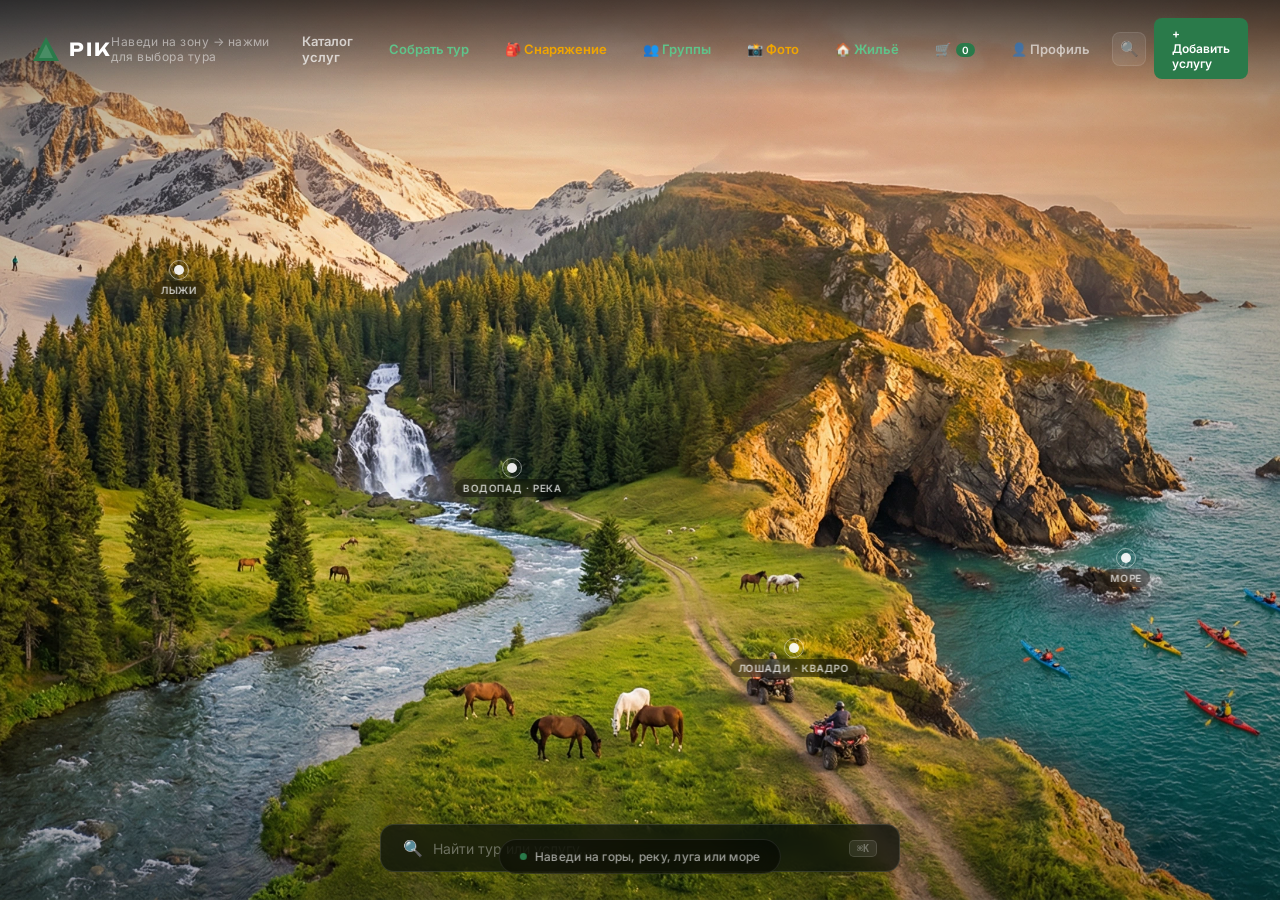
<file: index.html>
<!DOCTYPE html>
<html lang="ru">
<head>
  <meta charset="UTF-8"/>
  <meta name="viewport" content="width=device-width, initial-scale=1.0"/>
  <title>PIK — Туры в горах, реках, на равнинах и море</title>
  <link rel="preconnect" href="https://fonts.googleapis.com"/>
  <link rel="preconnect" href="https://fonts.gstatic.com" crossorigin/>
  <link href="https://fonts.googleapis.com/css2?family=Unbounded:wght@400;700&family=Inter:wght@400;500;600&display=swap" rel="stylesheet"/>
  <style>
    *, *::before, *::after { box-sizing: border-box; margin: 0; padding: 0; }

    html, body {
      width: 100%; height: 100%;
      overflow: hidden;
      background: #080f0b;
      font-family: 'Inter', sans-serif;
      -webkit-tap-highlight-color: transparent;
    }

    /* ── FULL-SCREEN IMAGE ── */
    #scene {
      position: fixed;
      inset: 0;
      width: 100%; height: 100%;
    }

    #panorama {
      width: 100%; height: 100%;
      object-fit: cover;
      object-position: center;
      display: block;
      pointer-events: none;
      user-select: none;
    }

    /* ── DARK VIGNETTE ── */
    #vignette {
      position: fixed; inset: 0;
      background: radial-gradient(ellipse 80% 80% at 50% 50%, transparent 40%, rgba(0,0,0,0.45) 100%);
      pointer-events: none;
      z-index: 2;
    }

    /* ── SVG HOTSPOT LAYER ── */
    #hotspots {
      position: fixed; inset: 0;
      width: 100%; height: 100%;
      z-index: 10;
      cursor: crosshair;
    }

    .zone {
      fill: transparent;
      cursor: pointer;
      transition: fill 0.2s;
    }
    .zone:hover  { fill: rgba(255,255,255,0.08); }
    .zone.active { fill: rgba(255,255,255,0.13); }

    /* ── HOVER TOOLTIP ── */
    #tooltip {
      position: fixed;
      z-index: 50;
      pointer-events: none;
      opacity: 0;
      transform: translateY(6px);
      transition: opacity 0.18s ease, transform 0.18s ease;
    }
    #tooltip.show {
      opacity: 1;
      transform: translateY(0);
    }
    .tt-inner {
      background: rgba(8, 15, 11, 0.82);
      backdrop-filter: blur(18px) saturate(1.6);
      -webkit-backdrop-filter: blur(18px) saturate(1.6);
      border: 1px solid rgba(255,255,255,0.13);
      border-radius: 14px;
      padding: 14px 18px 16px;
      min-width: 200px;
      max-width: 240px;
    }
    .tt-icon { font-size: 22px; margin-bottom: 6px; }
    .tt-name {
      font-family: 'Unbounded', sans-serif;
      font-size: 12px;
      font-weight: 700;
      color: #fff;
      letter-spacing: 0.05em;
      text-transform: uppercase;
      margin-bottom: 8px;
    }
    .tt-items {
      list-style: none;
      display: flex;
      flex-direction: column;
      gap: 4px;
    }
    .tt-items li {
      font-size: 12px;
      color: rgba(255,255,255,0.7);
      padding-left: 12px;
      position: relative;
    }
    .tt-items li::before {
      content: '·';
      position: absolute;
      left: 2px;
      color: #2A7A4A;
    }
    .tt-cta {
      display: block;
      margin-top: 12px;
      padding: 8px 0;
      background: #2A7A4A;
      color: #fff;
      text-align: center;
      font-size: 11px;
      font-weight: 600;
      letter-spacing: 0.07em;
      text-transform: uppercase;
      border-radius: 7px;
      text-decoration: none;
      pointer-events: auto;
      transition: background 0.15s;
    }
    .tt-cta:hover, .tt-cta:active { background: #1f5e38; }

    /* ── NAV ── */
    nav {
      position: fixed;
      top: 0; left: 0; right: 0;
      z-index: 100;
      display: flex;
      align-items: center;
      justify-content: space-between;
      padding: 18px 32px;
      background: linear-gradient(to bottom, rgba(0,0,0,0.6) 0%, transparent 100%);
    }
    .logo {
      display: flex; align-items: center; gap: 9px;
      text-decoration: none;
    }
    .logo svg { width: 28px; height: 28px; }
    .logo-text {
      font-family: 'Unbounded', sans-serif;
      font-size: 18px; font-weight: 700;
      color: #fff; letter-spacing: 0.1em;
    }
    .nav-hint {
      font-family: 'Inter', sans-serif;
      font-size: 12px;
      color: rgba(255,255,255,0.5);
      letter-spacing: 0.04em;
    }
    .nav-btn {
      background: rgba(42,122,74,0.85);
      color: #fff; border: none;
      padding: 9px 20px;
      border-radius: 8px;
      font-family: 'Inter', sans-serif;
      font-size: 13px; font-weight: 600;
      cursor: pointer;
      transition: background 0.15s;
    }
    .nav-btn:hover { background: #2A7A4A; }

    /* ── PULSE MARKERS ── */
    .marker {
      position: fixed;
      z-index: 15;
      pointer-events: none;
      transform: translate(-50%, -50%);
    }
    .marker-dot {
      width: 10px; height: 10px;
      border-radius: 50%;
      background: #fff;
      opacity: 0.9;
      position: relative;
    }
    .marker-dot::after {
      content: '';
      position: absolute;
      inset: -5px;
      border-radius: 50%;
      border: 1.5px solid rgba(255,255,255,0.5);
      animation: ping 2s ease-out infinite;
    }
    @keyframes ping {
      0%   { transform: scale(1); opacity: 0.7; }
      70%  { transform: scale(2.2); opacity: 0; }
      100% { transform: scale(2.2); opacity: 0; }
    }
    .marker-label {
      position: absolute;
      top: 16px; left: 50%;
      transform: translateX(-50%);
      white-space: nowrap;
      font-size: 10px;
      font-weight: 600;
      letter-spacing: 0.06em;
      text-transform: uppercase;
      color: rgba(255,255,255,0.75);
      background: rgba(0,0,0,0.4);
      backdrop-filter: blur(6px);
      padding: 3px 8px;
      border-radius: 10px;
    }

    /* ── BOTTOM INSTRUCTION ── */
    #instruction {
      position: fixed;
      bottom: 26px; left: 50%;
      transform: translateX(-50%);
      z-index: 80;
      display: flex; align-items: center; gap: 8px;
      background: rgba(0,0,0,0.48);
      backdrop-filter: blur(12px);
      border: 1px solid rgba(255,255,255,0.1);
      border-radius: 30px;
      padding: 9px 20px;
      color: rgba(255,255,255,0.6);
      font-size: 12px; font-weight: 500;
      letter-spacing: 0.02em;
      transition: opacity 0.5s;
      pointer-events: none;
    }
    #instruction.fade { opacity: 0; }
    #instr-dot {
      width: 7px; height: 7px;
      border-radius: 50%;
      background: #2A7A4A;
      animation: pulse 1.8s ease-in-out infinite;
      flex-shrink: 0;
    }
    @keyframes pulse {
      0%,100% { opacity:1; transform:scale(1); }
      50% { opacity:0.4; transform:scale(1.5); }
    }
  
  /* ── SEARCH OVERLAY ── */
  .search-overlay {
    display:none; position:fixed; inset:0; z-index:9999;
    background:rgba(8,15,11,0.85); backdrop-filter:blur(8px);
    align-items:flex-start; justify-content:center; padding-top:12vh;
  }
  .search-overlay.open { display:flex; }
  .search-modal {
    background:#111e16; border:1px solid rgba(255,255,255,0.1);
    border-radius:18px; width:580px; max-width:92vw;
    max-height:70vh; overflow:hidden;
    display:flex; flex-direction:column;
    animation:searchIn 0.2s ease;
  }
  @keyframes searchIn { from{transform:translateY(-12px);opacity:0} to{transform:translateY(0);opacity:1} }
  .search-input-wrap {
    display:flex; align-items:center; gap:10px;
    padding:16px 20px; border-bottom:1px solid rgba(255,255,255,0.08);
  }
  .search-icon-inner { font-size:18px; flex-shrink:0; }
  .search-input {
    flex:1; background:none; border:none; outline:none;
    color:#fff; font-size:16px; font-family:'Inter',sans-serif;
  }
  .search-input::placeholder { color:rgba(255,255,255,0.25); }
  .search-esc {
    background:rgba(255,255,255,0.08); border:1px solid rgba(255,255,255,0.12);
    color:rgba(255,255,255,0.4); font-size:10px; font-weight:600;
    padding:3px 8px; border-radius:5px; cursor:pointer;
  }
  .search-results {
    overflow-y:auto; padding:8px 12px 12px;
  }
  .sr-empty {
    text-align:center; padding:32px 20px;
    color:rgba(255,255,255,0.3); font-size:13px;
  }
  .sr-item {
    display:flex; align-items:center; gap:12px;
    padding:10px 12px; border-radius:10px; cursor:pointer;
    transition:background 0.12s; text-decoration:none;
  }
  .sr-item:hover { background:rgba(42,122,74,0.12); }
  .sr-badge {
    font-size:10px; font-weight:600; padding:3px 9px; border-radius:8px;
    white-space:nowrap; flex-shrink:0;
  }
  .sr-badge.tour { background:rgba(42,122,74,0.2); color:#5fc48a; }
  .sr-badge.service { background:rgba(255,255,255,0.06); color:rgba(255,255,255,0.55); }
  .sr-info { min-width:0; }
  .sr-title { font-size:13px; font-weight:600; color:#fff; }
  .sr-zone { font-size:11px; color:rgba(255,255,255,0.35); margin-top:1px; }
  .nav-search-btn {
    background:rgba(255,255,255,0.07); border:1px solid rgba(255,255,255,0.1);
    color:rgba(255,255,255,0.5); width:34px; height:34px;
    border-radius:8px; display:flex; align-items:center; justify-content:center;
    cursor:pointer; font-size:15px; transition:all 0.15s; flex-shrink:0;
  }
  .nav-search-btn:hover { background:rgba(255,255,255,0.12); color:#fff; }

    
    .home-search {
      position: absolute; bottom: 28px; left: 50%; transform: translateX(-50%);
      z-index: 30;
      background: rgba(8,15,11,0.7); backdrop-filter: blur(10px);
      border: 1px solid rgba(255,255,255,0.12);
      border-radius: 14px; padding: 13px 22px;
      display: flex; align-items: center; gap: 10px;
      cursor: pointer; transition: all 0.2s;
      width: min(520px, 88vw);
    }
    .home-search:hover {
      border-color: rgba(42,122,74,0.5);
      background: rgba(8,15,11,0.85);
    }
    .home-search-icon { font-size: 16px; }
    .home-search-text { font-size: 14px; color: rgba(255,255,255,0.35); flex: 1; }
    .home-search-kbd {
      background: rgba(255,255,255,0.08); border: 1px solid rgba(255,255,255,0.12);
      color: rgba(255,255,255,0.3); font-size: 10px; font-weight: 600;
      padding: 2px 7px; border-radius: 5px;
    }

    </style>
</head>
<body>

<!-- NAV -->
<nav>
  <a class="logo" href="#">
    <svg viewBox="0 0 28 28" fill="none" xmlns="http://www.w3.org/2000/svg">
      <polygon points="14,2 27,26 1,26" fill="#2A7A4A"/>
      <polygon points="14,9 21,23 7,23" fill="rgba(255,255,255,0.15)"/>
    </svg>
    <span class="logo-text">PIK</span>
  </a>
  <span class="nav-hint">Наведи на зону → нажми для выбора тура</span>
  <div style="display:flex;gap:8px;align-items:center;">
    <a href="catalog.html" style="color:rgba(255,255,255,0.7);font-size:13px;font-weight:600;text-decoration:none;padding:8px 14px;">Каталог услуг</a>
    <a href="tour-builder.html" style="color:#5fc48a;font-size:13px;font-weight:600;text-decoration:none;padding:8px 14px;white-space:nowrap;">Собрать тур</a>
    <a href="gear-shop.html" style="color:#f0a500;font-size:13px;font-weight:600;text-decoration:none;padding:8px 14px;white-space:nowrap;">🎒 Снаряжение</a>
    <a href="group-tours.html" style="color:#5fc48a;font-size:13px;font-weight:600;text-decoration:none;padding:8px 14px;white-space:nowrap;">👥 Группы</a>
    <a href="photo-safari.html" style="color:#f0a500;font-size:13px;font-weight:600;text-decoration:none;padding:8px 14px;white-space:nowrap;">📸 Фото</a>
    <a href="property-mgmt.html" style="color:#5fc48a;font-size:13px;font-weight:600;text-decoration:none;padding:8px 14px;white-space:nowrap;">🏠 Жильё</a>

      <a href="cart.html" id="cartNavBtn" style="color:#f0a500;font-size:13px;font-weight:600;text-decoration:none;padding:8px 14px;white-space:nowrap;position:relative;">🛒 <span id="cartCount" style="background:#2A7A4A;color:#fff;font-size:10px;padding:1px 6px;border-radius:10px;margin-left:2px;">0</span></a>
      <a href="profile.html" style="color:rgba(255,255,255,0.6);font-size:13px;font-weight:600;text-decoration:none;padding:8px 14px;white-space:nowrap;">👤 Профиль</a>
      <button class="nav-search-btn" onclick="openSearch()" title="Поиск (⌘K)">🔍</button>
      <a href="partner.html" style="background:#2A7A4A;color:#fff;padding:8px 18px;font-size:12px;border-radius:8px;font-weight:600;text-decoration:none;">+ Добавить услугу</a>
  </div>
</nav>

<!-- SCENE -->
<div id="scene">
  <img id="panorama" src="img/panorama_seamless.webp" alt="PIK панорама"/>
  <div id="vignette"></div>

  <!-- HOTSPOT SVG — 4 zones mapped to image content -->
  <svg id="hotspots" viewBox="0 0 1000 563" preserveAspectRatio="xMidYMid slice">

    <!-- ZONE 1: Ski / Snow peaks — top-left -->
    <polygon class="zone" id="z-ski"
      data-page="ski.html"
      data-name="Горные лыжи"
      data-icon="⛷️"
      data-tours="Горные лыжи и сноуборд|Хели-ски с вертолёта|Фрирайд по целине|Альпинизм|Ночёвка 3000 м"
      points="0,0 370,0 320,280 170,563 0,563"/>

    <!-- ZONE 2: River / Waterfall / Forest — center -->
    <polygon class="zone" id="z-river"
      data-page="river.html"
      data-name="Реки и водопады"
      data-icon="🏔️"
      data-tours="Треккинг к водопаду|Рафтинг по горной реке|Кемпинг у воды|Конные маршруты|Фотосафари"
      points="370,0 680,0 650,563 170,563 320,280"/>

    <!-- ZONE 3: Meadow / Horses / Quads — center-right -->
    <polygon class="zone" id="z-meadow"
      data-page="meadow.html"
      data-name="Луга и приключения"
      data-icon="🌿"
      data-tours="Квадроциклы по тропам|Конные прогулки|Снегоходы|Велотуры|Глэмпинг у реки"
      points="680,0 820,0 820,563 650,563"/>

    <!-- ZONE 4: Sea / Cliffs / Kayaks — right -->
    <polygon class="zone" id="z-sea"
      data-page="sea.html"
      data-name="Море и побережье"
      data-icon="🌊"
      data-tours="SUP и каякинг|Яхтинг вдоль скал|Кайтсёрфинг|Дайвинг|Морская рыбалка"
      points="820,0 1000,0 1000,563 820,563"/>
  </svg>

    <div class="home-search" onclick="openSearch()">
      <span class="home-search-icon">🔍</span>
      <span class="home-search-text">Найти тур или услугу...</span>
      <kbd class="home-search-kbd">⌘K</kbd>
    </div>
</div>

<!-- PULSE MARKERS — pinned to image zones -->
<div class="marker" id="m-ski"    style="left:14%; top:30%">
  <div class="marker-dot"></div>
  <div class="marker-label">Лыжи</div>
</div>
<div class="marker" id="m-river"  style="left:40%; top:52%">
  <div class="marker-dot"></div>
  <div class="marker-label">Водопад · Река</div>
</div>
<div class="marker" id="m-meadow" style="left:62%; top:72%">
  <div class="marker-dot"></div>
  <div class="marker-label">Лошади · Квадро</div>
</div>
<div class="marker" id="m-sea"    style="left:88%; top:62%">
  <div class="marker-dot"></div>
  <div class="marker-label">Море</div>
</div>

<!-- HOVER TOOLTIP -->
<div id="tooltip">
  <div class="tt-inner">
    <div class="tt-icon" id="tt-icon"></div>
    <div class="tt-name" id="tt-name"></div>
    <ul class="tt-items" id="tt-items"></ul>
    <a class="tt-cta" id="tt-cta" href="#">Смотреть все туры →</a>
  </div>
</div>

<!-- INSTRUCTION -->
<div id="instruction">
  <div id="instr-dot"></div>
  Наведи на горы, реку, луга или море
</div>

<script>
  const tooltip  = document.getElementById('tooltip');
  const ttIcon   = document.getElementById('tt-icon');
  const ttName   = document.getElementById('tt-name');
  const ttItems  = document.getElementById('tt-items');
  const ttCta    = document.getElementById('tt-cta');
  const instr    = document.getElementById('instruction');

  let instrHidden = false;
  let activeZone  = null;

  function showTip(zone, mx, my) {
    const icon   = zone.dataset.icon;
    const name   = zone.dataset.name;
    const tours  = zone.dataset.tours.split('|');
    const page   = zone.dataset.page;
    const zoneId = zone.id.replace('z-','');

    ttIcon.textContent = icon;
    ttName.textContent = name;
    ttItems.innerHTML  = tours.map(t => `<li>${t}</li>`).join('');
    ttCta.href         = page;
    ttCta.textContent  = `Смотреть туры →`;

    // Add "Смотреть услуги" link
    let svcLink = document.getElementById('tt-svc-link');
    if (!svcLink) {
      svcLink = document.createElement('a');
      svcLink.id = 'tt-svc-link';
      svcLink.style.cssText = 'display:block;margin-top:6px;padding:8px 0;background:#f0a500;color:#080f0b;text-align:center;font-size:11px;font-weight:600;letter-spacing:0.07em;text-transform:uppercase;border-radius:7px;text-decoration:none;pointer-events:auto;transition:background 0.15s;';
      ttCta.parentNode.appendChild(svcLink);
      svcLink.addEventListener('mouseover', function(){ this.style.background='#d4920a'; });
      svcLink.addEventListener('mouseout', function(){ this.style.background='#f0a500'; });
    }
    svcLink.href = `catalog.html?location=${zoneId}`;
    svcLink.textContent = '→ Смотреть услуги';

    tooltip.classList.add('show');
    posTip(mx, my);

    if (!instrHidden) { instrHidden = true; instr.classList.add('fade'); }
  }

  function posTip(mx, my) {
    const W = window.innerWidth, H = window.innerHeight;
    const tip = tooltip.getBoundingClientRect();
    const tw = tip.width  || 240;
    const th = tip.height || 260;
    const MARGIN = 16;
    let left = mx + 20;
    let top  = my - th / 2;
    if (left + tw + MARGIN > W) left = mx - tw - 20;
    if (top < MARGIN) top = MARGIN;
    if (top + th + MARGIN > H) top = H - th - MARGIN;
    tooltip.style.left = left + 'px';
    tooltip.style.top  = top  + 'px';
  }

  function hideTip() {
    tooltip.classList.remove('show');
    activeZone = null;
    document.querySelectorAll('.zone').forEach(z => z.classList.remove('active'));
  }

  // Mouse interaction
  const svg = document.getElementById('hotspots');

  svg.addEventListener('mousemove', e => {
    const els  = document.elementsFromPoint(e.clientX, e.clientY);
    const zone = els.find(el => el.classList && el.classList.contains('zone'));
    if (zone) {
      if (activeZone !== zone) {
        document.querySelectorAll('.zone').forEach(z => z.classList.remove('active'));
        zone.classList.add('active');
        activeZone = zone;
        showTip(zone, e.clientX, e.clientY);
      } else {
        posTip(e.clientX, e.clientY);
      }
    } else {
      hideTip();
    }
  });

  svg.addEventListener('mouseleave', hideTip);

  // Click → navigate to tour page
  svg.addEventListener('click', e => {
    const els  = document.elementsFromPoint(e.clientX, e.clientY);
    const zone = els.find(el => el.classList && el.classList.contains('zone'));
    if (zone) window.location.href = zone.dataset.page;
  });

  // Touch — tap once to show tooltip, tap again to navigate
  svg.addEventListener('touchstart', e => {
    e.preventDefault();
    const t = e.touches[0];
    const els  = document.elementsFromPoint(t.clientX, t.clientY);
    const zone = els.find(el => el.classList && el.classList.contains('zone'));
    if (!zone) { hideTip(); return; }
    if (activeZone === zone) {
      // second tap → go
      window.location.href = zone.dataset.page;
    } else {
      document.querySelectorAll('.zone').forEach(z => z.classList.remove('active'));
      zone.classList.add('active');
      activeZone = zone;
      showTip(zone, t.clientX, t.clientY);
    }
  }, { passive: false });
</script>

<!-- SEARCH OVERLAY -->
<div id="searchOverlay" class="search-overlay" onclick="if(event.target===this)closeSearch()">
  <div class="search-modal">
    <div class="search-input-wrap">
      <span class="search-icon-inner">🔍</span>
      <input type="text" id="searchInput" class="search-input" placeholder="Туры, услуги, активности..." autocomplete="off" oninput="doSearch(this.value)"/>
      <kbd class="search-esc" onclick="closeSearch()">ESC</kbd>
    </div>
    <div id="searchResults" class="search-results"></div>
  </div>
</div>

<script>
const PIK_INDEX = [{"title": "Фрирайд по целине", "type": "tour", "zone": "ski", "url": "ski.html", "tags": "горы лыжи фрирайд снег целина"}, {"title": "Ски-тур на рассвете", "type": "tour", "zone": "ski", "url": "ski.html", "tags": "горы лыжи ски-тур рассвет"}, {"title": "Сноуборд-парк", "type": "tour", "zone": "ski", "url": "ski.html", "tags": "горы сноуборд парк фигуры трамплин"}, {"title": "Снегоходы — ночной драйв", "type": "tour", "zone": "ski", "url": "ski.html", "tags": "горы снегоход ночь адреналин"}, {"title": "Ночёвка на высоте 3000 м", "type": "tour", "zone": "ski", "url": "ski.html", "tags": "горы ночёвка высота палатка"}, {"title": "Лыжный ски-тур — неделя в горах", "type": "tour", "zone": "ski", "url": "ski.html", "tags": "горы лыжи неделя шале пакет"}, {"title": "Рафтинг по горной реке", "type": "tour", "zone": "river", "url": "river.html", "tags": "река рафтинг сплав вода"}, {"title": "Каякинг на закате", "type": "tour", "zone": "river", "url": "river.html", "tags": "река каяк закат вода"}, {"title": "Поход к водопадам", "type": "tour", "zone": "river", "url": "river.html", "tags": "река водопад поход треккинг"}, {"title": "Рыбалка на форель", "type": "tour", "zone": "river", "url": "river.html", "tags": "река рыбалка форель"}, {"title": "Каньонинг — спуск по ущельям", "type": "tour", "zone": "river", "url": "river.html", "tags": "река каньон ущелье верёвки"}, {"title": "Сплав на SUP", "type": "tour", "zone": "river", "url": "river.html", "tags": "река sup доска стоя"}, {"title": "Конная прогулка по лугам", "type": "tour", "zone": "meadow", "url": "meadow.html", "tags": "луг лошади конная прогулка"}, {"title": "Квадроциклы — горный маршрут", "type": "tour", "zone": "meadow", "url": "meadow.html", "tags": "луг квадроцикл ATV горы"}, {"title": "Параплан — полёт над долиной", "type": "tour", "zone": "meadow", "url": "meadow.html", "tags": "луг параплан полёт долина"}, {"title": "Пикник с видом на горы", "type": "tour", "zone": "meadow", "url": "meadow.html", "tags": "луг пикник вид горы еда"}, {"title": "Велотрейл — лесные тропы", "type": "tour", "zone": "meadow", "url": "meadow.html", "tags": "луг велосипед трейл лес тропы"}, {"title": "Йога-ретрит на высокогорье", "type": "tour", "zone": "meadow", "url": "meadow.html", "tags": "луг йога ретрит медитация"}, {"title": "Дайвинг у скал", "type": "tour", "zone": "sea", "url": "sea.html", "tags": "море дайвинг скалы подводный"}, {"title": "Прогулка на яхте", "type": "tour", "zone": "sea", "url": "sea.html", "tags": "море яхта прогулка закат"}, {"title": "Серфинг для начинающих", "type": "tour", "zone": "sea", "url": "sea.html", "tags": "море серфинг волны обучение"}, {"title": "Морская рыбалка", "type": "tour", "zone": "sea", "url": "sea.html", "tags": "море рыбалка катер"}, {"title": "Каякинг вдоль скал", "type": "tour", "zone": "sea", "url": "sea.html", "tags": "море каяк скалы пещеры"}, {"title": "Фотосессия на побережье", "type": "tour", "zone": "sea", "url": "sea.html", "tags": "море фото побережье закат"}, {"title": "Горное шале «Вершина»", "type": "service", "zone": "hotel", "url": "catalog.html", "tags": "жильё гостиница шале горы"}, {"title": "Глэмпинг «Река»", "type": "service", "zone": "camp", "url": "catalog.html", "tags": "кемпинг глэмпинг река шатры"}, {"title": "Гид Алексей — треккинг", "type": "service", "zone": "guide", "url": "catalog.html", "tags": "гид треккинг горы поход"}, {"title": "Прокат квадроциклов", "type": "service", "zone": "rental", "url": "catalog.html", "tags": "прокат квадроцикл ATV"}, {"title": "Конная прогулка «Рассвет»", "type": "service", "zone": "rental", "url": "catalog.html", "tags": "прокат лошади конная"}, {"title": "Кафе «Горный воздух»", "type": "service", "zone": "food", "url": "catalog.html", "tags": "питание кафе еда доставка"}, {"title": "Трансфер в горы", "type": "service", "zone": "transfer", "url": "catalog.html", "tags": "трансфер такси минивэн аэропорт"}, {"title": "Инструктор по дайвингу", "type": "service", "zone": "guide", "url": "catalog.html", "tags": "гид дайвинг инструктор PADI море"}, {"title": "Домики у моря «Бухта»", "type": "service", "zone": "hotel", "url": "catalog.html", "tags": "жильё домик море побережье"}];
const ZONE_LABELS = {"ski": "⛷️ Горы", "river": "🏞️ Река", "meadow": "🌿 Луга", "sea": "🌊 Море", "hotel": "🏨 Жильё", "camp": "⛺ Кемпинг", "guide": "🧭 Гид", "rental": "🏍️ Прокат", "food": "🍽️ Питание", "transfer": "🚐 Трансфер"};

function openSearch() {
  document.getElementById('searchOverlay').classList.add('open');
  setTimeout(()=>document.getElementById('searchInput').focus(), 100);
}
function closeSearch() {
  document.getElementById('searchOverlay').classList.remove('open');
  document.getElementById('searchInput').value = '';
  document.getElementById('searchResults').innerHTML = '';
}
document.addEventListener('keydown', e => {
  if ((e.metaKey||e.ctrlKey) && e.key==='k') { e.preventDefault(); openSearch(); }
  if (e.key==='Escape') closeSearch();
});

function doSearch(q) {
  const box = document.getElementById('searchResults');
  q = q.trim().toLowerCase();
  if (!q) { box.innerHTML = '<div class="sr-empty">Начните вводить — покажем туры и услуги</div>'; return; }
  const results = PIK_INDEX.filter(item =>
    item.title.toLowerCase().includes(q) || item.tags.toLowerCase().includes(q)
  );
  if (!results.length) { box.innerHTML = '<div class="sr-empty">Ничего не найдено — попробуйте другой запрос</div>'; return; }
  box.innerHTML = results.slice(0, 8).map(r => `
    <a class="sr-item" href="${r.url}">
      <span class="sr-badge ${r.type}">${r.type==='tour'?'Тур':'Услуга'}</span>
      <div class="sr-info">
        <div class="sr-title">${r.title}</div>
        <div class="sr-zone">${ZONE_LABELS[r.zone]||r.zone}</div>
      </div>
    </a>
  `).join('');
}

function updateCartCount() {
  try {
    const cart = JSON.parse(localStorage.getItem('pik_cart')) || [];
    const el = document.getElementById('cartCount');
    if (el) el.textContent = cart.length;
  } catch(e) {}
}
updateCartCount();
</script>

</body>
</html>
</file>
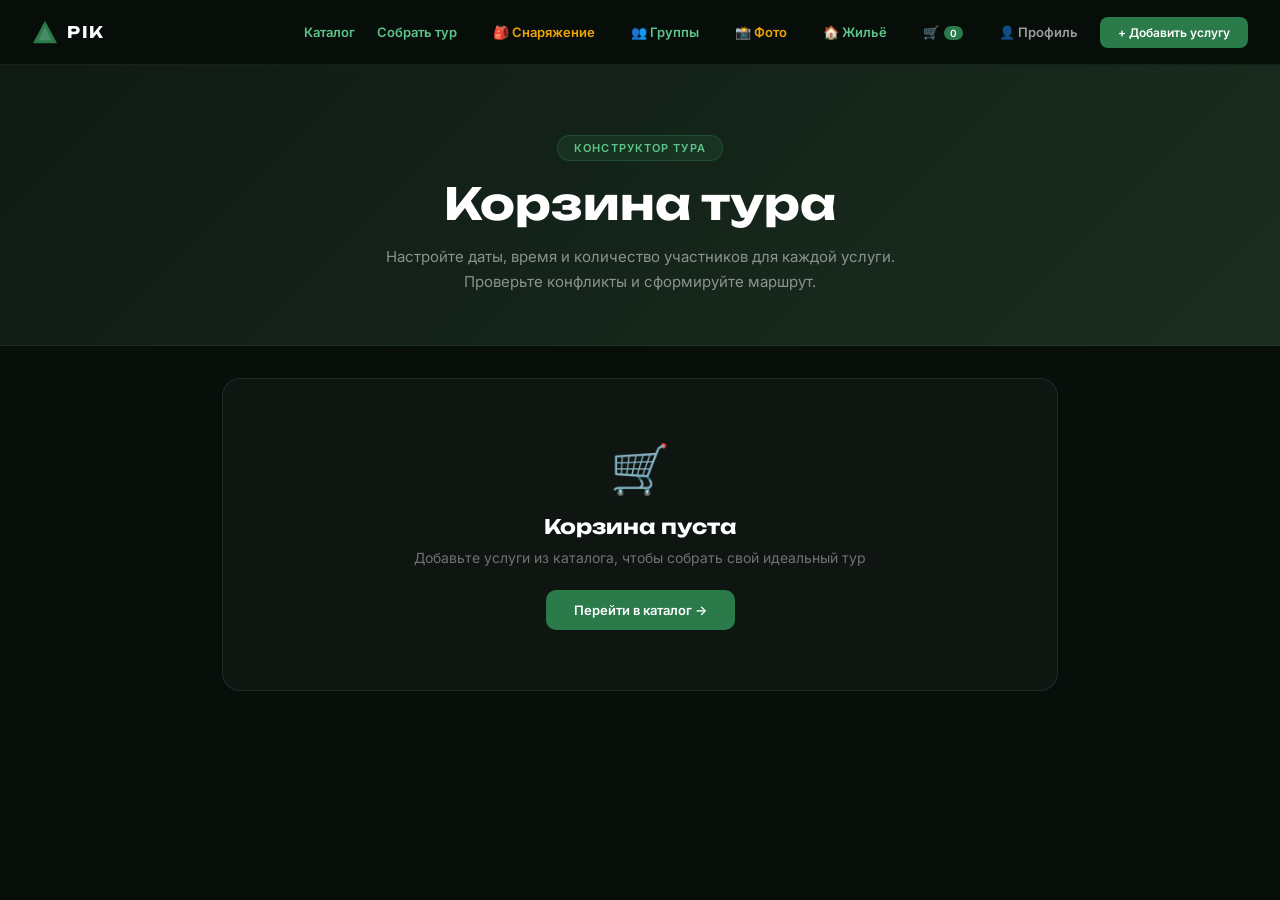
<file: cart.html>
<!DOCTYPE html>
<html lang="ru">
<head>
  <meta charset="UTF-8"/>
  <meta name="viewport" content="width=device-width, initial-scale=1.0"/>
  <title>PIK — Корзина тура</title>
  <link rel="preconnect" href="https://fonts.googleapis.com"/>
  <link rel="preconnect" href="https://fonts.gstatic.com" crossorigin/>
  <link href="https://fonts.googleapis.com/css2?family=Unbounded:wght@400;700&family=Inter:wght@400;500;600&display=swap" rel="stylesheet"/>
  <link rel="stylesheet" href="tour.css"/>
  <style>
    .page-hero {
      background: linear-gradient(135deg, #0f1a14 0%, #1a2e1f 100%);
      padding: 70px 32px 50px; text-align: center;
      border-bottom: 1px solid rgba(255,255,255,0.06);
    }
    .page-hero-tag {
      display: inline-block; background: rgba(42,122,74,0.18);
      border: 1px solid rgba(42,122,74,0.4); color: #5fc48a;
      font-size: 11px; font-weight: 600; letter-spacing: 0.1em;
      text-transform: uppercase; padding: 5px 16px; border-radius: 20px; margin-bottom: 18px;
    }
    .page-hero h1 {
      font-family: 'Unbounded', sans-serif;
      font-size: clamp(26px, 4vw, 44px); font-weight: 700; color: #fff;
      margin-bottom: 14px; line-height: 1.15;
    }
    .page-hero p { font-size: 15px; color: rgba(255,255,255,0.5); max-width: 540px; margin: 0 auto; line-height: 1.7; }

    .cart-container { max-width: 900px; margin: 0 auto; padding: 32px; }

    .cart-empty {
      text-align: center; padding: 60px 20px;
      background: rgba(255,255,255,0.03); border: 1px solid rgba(255,255,255,0.08);
      border-radius: 18px;
    }
    .cart-empty-icon { font-size: 48px; margin-bottom: 16px; }
    .cart-empty h2 {
      font-family: 'Unbounded', sans-serif; font-size: 20px; font-weight: 700;
      color: #fff; margin-bottom: 10px;
    }
    .cart-empty p { font-size: 14px; color: rgba(255,255,255,0.4); margin-bottom: 24px; }
    .btn-primary {
      background: #2A7A4A; color: #fff; border: none;
      padding: 12px 28px; border-radius: 10px;
      font-size: 13px; font-weight: 600; cursor: pointer;
      text-decoration: none; display: inline-block; transition: background 0.15s;
    }
    .btn-primary:hover { background: #1f5e38; }
    .btn-outline {
      background: transparent; color: rgba(255,255,255,0.7);
      border: 1px solid rgba(255,255,255,0.2);
      padding: 12px 28px; border-radius: 10px;
      font-size: 13px; font-weight: 600; cursor: pointer;
      text-decoration: none; display: inline-block; transition: all 0.15s;
    }
    .btn-outline:hover { border-color: rgba(255,255,255,0.5); color: #fff; }
    .btn-danger {
      background: rgba(220,80,80,0.15); color: #ff6060; border: 1px solid rgba(220,80,80,0.3);
      padding: 8px 18px; border-radius: 8px;
      font-size: 12px; font-weight: 600; cursor: pointer; transition: all 0.15s;
    }
    .btn-danger:hover { background: rgba(220,80,80,0.25); }

    .cart-item {
      background: rgba(255,255,255,0.04); border: 1px solid rgba(255,255,255,0.08);
      border-radius: 16px; padding: 20px; margin-bottom: 16px;
      transition: border-color 0.2s;
    }
    .cart-item.conflict { border-color: rgba(220,80,80,0.5); }
    .cart-item-header {
      display: flex; align-items: center; gap: 14px; margin-bottom: 16px;
    }
    .cart-item-emoji { font-size: 32px; }
    .cart-item-info { flex: 1; }
    .cart-item-name {
      font-family: 'Unbounded', sans-serif; font-size: 14px;
      font-weight: 700; color: #fff; margin-bottom: 3px;
    }
    .cart-item-vendor { font-size: 11px; color: rgba(255,255,255,0.4); }
    .cart-item-price {
      font-family: 'Unbounded', sans-serif; font-size: 16px;
      font-weight: 700; color: #fff;
    }
    .cart-item-price span { font-size: 10px; color: rgba(255,255,255,0.35); font-family: 'Inter', sans-serif; font-weight: 400; }
    .cart-item-remove {
      background: none; border: none; color: rgba(255,255,255,0.3);
      font-size: 18px; cursor: pointer; padding: 4px 8px; transition: color 0.15s;
    }
    .cart-item-remove:hover { color: #ff6060; }

    .cart-item-controls {
      display: grid; grid-template-columns: 1fr 1fr 1fr; gap: 12px;
    }
    .cart-field label {
      display: block; font-size: 10px; font-weight: 600;
      color: rgba(255,255,255,0.45); letter-spacing: 0.06em;
      text-transform: uppercase; margin-bottom: 5px;
    }
    .cart-field select, .cart-field input {
      width: 100%; background: rgba(255,255,255,0.05);
      border: 1px solid rgba(255,255,255,0.1); border-radius: 8px;
      padding: 8px 12px; color: #fff; font-size: 13px;
      font-family: 'Inter', sans-serif; outline: none; box-sizing: border-box;
    }
    .cart-field select option { background: #1a2e1f; }
    .cart-field input:focus, .cart-field select:focus { border-color: rgba(42,122,74,0.6); }

    .conflict-badge {
      display: inline-flex; align-items: center; gap: 4px;
      background: rgba(220,80,80,0.15); color: #ff6060;
      font-size: 11px; font-weight: 600; padding: 4px 10px;
      border-radius: 6px; margin-top: 10px;
    }

    .cart-summary {
      background: rgba(255,255,255,0.03); border: 1px solid rgba(255,255,255,0.08);
      border-radius: 18px; padding: 28px; margin-top: 24px;
    }
    .cart-summary-title {
      font-family: 'Unbounded', sans-serif; font-size: 16px;
      font-weight: 700; color: #fff; margin-bottom: 16px;
    }
    .summary-line {
      display: flex; justify-content: space-between; align-items: center;
      padding: 8px 0; border-bottom: 1px solid rgba(255,255,255,0.05);
      font-size: 13px; color: rgba(255,255,255,0.6);
    }
    .summary-line:last-of-type { border-bottom: none; }
    .summary-total {
      display: flex; justify-content: space-between; align-items: center;
      padding: 16px 0 0; margin-top: 8px;
      border-top: 1px solid rgba(255,255,255,0.1);
    }
    .summary-total-label {
      font-family: 'Unbounded', sans-serif; font-size: 14px;
      font-weight: 700; color: #fff;
    }
    .summary-total-price {
      font-family: 'Unbounded', sans-serif; font-size: 22px;
      font-weight: 700; color: #2A7A4A;
    }
    .cart-actions {
      display: flex; gap: 12px; margin-top: 20px; flex-wrap: wrap;
    }

    @media (max-width: 600px) {
      .cart-item-controls { grid-template-columns: 1fr; }
      .cart-container { padding: 16px; }
    }
  </style>
</head>
<body>

<nav>
  <a class="logo" href="index.html">
    <svg viewBox="0 0 28 28" fill="none"><polygon points="14,2 27,26 1,26" fill="#2A7A4A"/><polygon points="14,9 21,23 7,23" fill="rgba(255,255,255,0.15)"/></svg>
    <span class="logo-text">PIK</span>
  </a>
  <div style="display:flex;gap:8px;align-items:center;">
    <a href="catalog.html" style="color:#5fc48a;font-size:13px;font-weight:600;text-decoration:none;">Каталог</a>
    <a href="tour-builder.html" style="color:#5fc48a;font-size:13px;font-weight:600;text-decoration:none;padding:8px 14px;white-space:nowrap;">Собрать тур</a>
    <a href="gear-shop.html" style="color:#f0a500;font-size:13px;font-weight:600;text-decoration:none;padding:8px 14px;white-space:nowrap;">🎒 Снаряжение</a>
    <a href="group-tours.html" style="color:#5fc48a;font-size:13px;font-weight:600;text-decoration:none;padding:8px 14px;white-space:nowrap;">👥 Группы</a>
    <a href="photo-safari.html" style="color:#f0a500;font-size:13px;font-weight:600;text-decoration:none;padding:8px 14px;white-space:nowrap;">📸 Фото</a>
    <a href="property-mgmt.html" style="color:#5fc48a;font-size:13px;font-weight:600;text-decoration:none;padding:8px 14px;white-space:nowrap;">🏠 Жильё</a>
    <a href="cart.html" id="cartNavBtn" style="color:#f0a500;font-size:13px;font-weight:600;text-decoration:none;padding:8px 14px;white-space:nowrap;position:relative;">🛒 <span id="cartCount" style="background:#2A7A4A;color:#fff;font-size:10px;padding:1px 6px;border-radius:10px;margin-left:2px;">0</span></a>
    <a href="profile.html" style="color:rgba(255,255,255,0.6);font-size:13px;font-weight:600;text-decoration:none;padding:8px 14px;white-space:nowrap;">👤 Профиль</a>
    <a href="partner.html" style="background:#2A7A4A;color:#fff;padding:8px 18px;font-size:12px;border-radius:8px;font-weight:600;text-decoration:none;">+ Добавить услугу</a>
  </div>
</nav>

<div class="page-hero">
  <div class="page-hero-tag">Конструктор тура</div>
  <h1>Корзина тура</h1>
  <p>Настройте даты, время и количество участников для каждой услуги. Проверьте конфликты и сформируйте маршрут.</p>
</div>

<div class="cart-container">
  <div id="cartContent"></div>
</div>

<!-- TOAST -->
<div id="toast" style="
  position:fixed; bottom:32px; left:50%; transform:translateX(-50%) translateY(20px);
  background:#2A7A4A; color:#fff; padding:12px 24px; border-radius:30px;
  font-size:13px; font-weight:600; opacity:0; transition:all 0.3s; z-index:999;
  white-space:nowrap; pointer-events:none;">
</div>

<script>
function getCart() {
  try { return JSON.parse(localStorage.getItem('pik_cart')) || []; }
  catch { return []; }
}
function saveCart(cart) {
  localStorage.setItem('pik_cart', JSON.stringify(cart));
  updateCartCount();
}
function updateCartCount() {
  const el = document.getElementById('cartCount');
  if (el) el.textContent = getCart().length;
}

function removeFromCart(id) {
  let cart = getCart();
  cart = cart.filter(c => c.id !== id);
  saveCart(cart);
  renderCart();
}

function clearCart() {
  localStorage.removeItem('pik_cart');
  updateCartCount();
  renderCart();
}

function getCartSettings() {
  try { return JSON.parse(localStorage.getItem('pik_cart_settings')) || {}; }
  catch { return {}; }
}
function saveCartSettings(settings) {
  localStorage.setItem('pik_cart_settings', JSON.stringify(settings));
}

function onSettingChange(id, field, value) {
  const settings = getCartSettings();
  if (!settings[id]) settings[id] = {};
  settings[id][field] = value;
  saveCartSettings(settings);
  checkConflicts();
  updateSummary();
}

function checkConflicts() {
  const cart = getCart();
  const settings = getCartSettings();
  const conflicts = new Set();

  for (let i = 0; i < cart.length; i++) {
    const si = settings[cart[i].id] || {};
    if (!si.date || !si.timeSlot) continue;
    const startI = parseTime(si.timeSlot);
    const endI = startI + (cart[i].durH || 1) * 60;

    for (let j = i + 1; j < cart.length; j++) {
      const sj = settings[cart[j].id] || {};
      if (!sj.date || !sj.timeSlot) continue;
      if (si.date !== sj.date) continue;
      const startJ = parseTime(sj.timeSlot);
      const endJ = startJ + (cart[j].durH || 1) * 60;

      if (startI < endJ && endI > startJ) {
        conflicts.add(cart[i].id);
        conflicts.add(cart[j].id);
      }
    }
  }

  document.querySelectorAll('.cart-item').forEach(el => {
    const id = parseInt(el.dataset.id);
    const badge = el.querySelector('.conflict-badge');
    if (conflicts.has(id)) {
      el.classList.add('conflict');
      if (badge) badge.style.display = 'inline-flex';
    } else {
      el.classList.remove('conflict');
      if (badge) badge.style.display = 'none';
    }
  });
}

function parseTime(str) {
  const [h, m] = str.split(':').map(Number);
  return h * 60 + (m || 0);
}

function updateSummary() {
  const cart = getCart();
  const settings = getCartSettings();
  const summaryEl = document.getElementById('cartSummary');
  if (!summaryEl || cart.length === 0) return;

  const lines = cart.map(item => {
    const s = settings[item.id] || {};
    const persons = parseInt(s.persons) || 1;
    const itemTotal = item.price * persons;
    return `<div class="summary-line">
      <span>${item.emoji} ${item.name} ${persons > 1 ? '× ' + persons : ''}</span>
      <span style="color:#fff;font-weight:600;">${itemTotal.toLocaleString()} ₽</span>
    </div>`;
  }).join('');

  const total = cart.reduce((sum, item) => {
    const s = settings[item.id] || {};
    return sum + item.price * (parseInt(s.persons) || 1);
  }, 0);

  summaryEl.innerHTML = `
    <div class="cart-summary-title">Итого</div>
    ${lines}
    <div class="summary-total">
      <span class="summary-total-label">К оплате</span>
      <span class="summary-total-price">${total.toLocaleString()} ₽</span>
    </div>
    <div class="cart-actions">
      <button class="btn-primary" onclick="buildRoute()" style="flex:1;">Сформировать маршрут →</button>
      <button class="btn-danger" onclick="clearCart()">Очистить корзину</button>
    </div>
  `;
}

function buildRoute() {
  const cart = getCart();
  const settings = getCartSettings();
  if (cart.length === 0) return;

  // Determine zone from cart items
  const locations = [...new Set(cart.map(c => c.location).filter(Boolean))];
  const zone = locations[0] || 'ski';

  // Build tour data for tour-result
  const tourDays = {};
  cart.forEach(item => {
    const s = settings[item.id] || {};
    const date = s.date || 'День 1';
    if (!tourDays[date]) tourDays[date] = [];
    const persons = parseInt(s.persons) || 1;
    tourDays[date].push({
      time: s.timeSlot || '09:00',
      durH: item.durH || 1,
      name: item.name,
      emoji: item.emoji,
      vendor: item.vendor || '',
      price: item.price * persons,
      unit: item.unit,
      persons: persons
    });
  });

  // Sort events within each day
  Object.values(tourDays).forEach(day => day.sort((a, b) => parseTime(a.time) - parseTime(b.time)));

  const total = cart.reduce((sum, item) => {
    const s = settings[item.id] || {};
    return sum + item.price * (parseInt(s.persons) || 1);
  }, 0);

  const tourData = {
    name: 'Мой тур на PIK',
    location: zone,
    dates: Object.keys(tourDays).sort(),
    participants: Math.max(...cart.map(c => parseInt((settings[c.id] || {}).persons) || 1)),
    days: tourDays,
    total: total,
    createdAt: new Date().toISOString()
  };

  localStorage.setItem('pik_tour', JSON.stringify(tourData));

  // Save to history
  let history = [];
  try { history = JSON.parse(localStorage.getItem('pik_tours_history')) || []; } catch {}
  history.unshift(tourData);
  if (history.length > 20) history = history.slice(0, 20);
  localStorage.setItem('pik_tours_history', JSON.stringify(history));

  window.location.href = 'tour-result.html';
}

function renderCart() {
  const cart = getCart();
  const settings = getCartSettings();
  const container = document.getElementById('cartContent');

  if (cart.length === 0) {
    container.innerHTML = `
      <div class="cart-empty">
        <div class="cart-empty-icon">🛒</div>
        <h2>Корзина пуста</h2>
        <p>Добавьте услуги из каталога, чтобы собрать свой идеальный тур</p>
        <a href="catalog.html" class="btn-primary">Перейти в каталог →</a>
      </div>
    `;
    return;
  }

  const itemsHtml = cart.map(item => {
    const s = settings[item.id] || {};
    const slotsHtml = (item.timeSlots || ['09:00','12:00','15:00']).map(slot =>
      `<option value="${slot}" ${s.timeSlot === slot ? 'selected' : ''}>${slot}</option>`
    ).join('');

    return `
    <div class="cart-item" data-id="${item.id}">
      <div class="cart-item-header">
        <span class="cart-item-emoji">${item.emoji}</span>
        <div class="cart-item-info">
          <div class="cart-item-name">${item.name}</div>
          <div class="cart-item-vendor">${item.vendor || ''} · ${item.durH}ч</div>
        </div>
        <div class="cart-item-price">${item.price.toLocaleString()} ₽ <span>/ ${item.unit}</span></div>
        <button class="cart-item-remove" onclick="removeFromCart(${item.id})" title="Убрать">✕</button>
      </div>
      <div class="cart-item-controls">
        <div class="cart-field">
          <label>Дата</label>
          <input type="date" value="${s.date || ''}" onchange="onSettingChange(${item.id}, 'date', this.value)"/>
        </div>
        <div class="cart-field">
          <label>Время</label>
          <select onchange="onSettingChange(${item.id}, 'timeSlot', this.value)">
            <option value="">Выберите...</option>
            ${slotsHtml}
          </select>
        </div>
        <div class="cart-field">
          <label>Человек</label>
          <input type="number" min="1" max="50" value="${s.persons || 1}" onchange="onSettingChange(${item.id}, 'persons', this.value)"/>
        </div>
      </div>
      <div class="conflict-badge" style="display:none;">⚠️ Конфликт времени</div>
    </div>`;
  }).join('');

  container.innerHTML = itemsHtml + '<div id="cartSummary" class="cart-summary"></div>';
  updateSummary();
  checkConflicts();
}

// Init
renderCart();
updateCartCount();
</script>

</body>
</html>
</file>
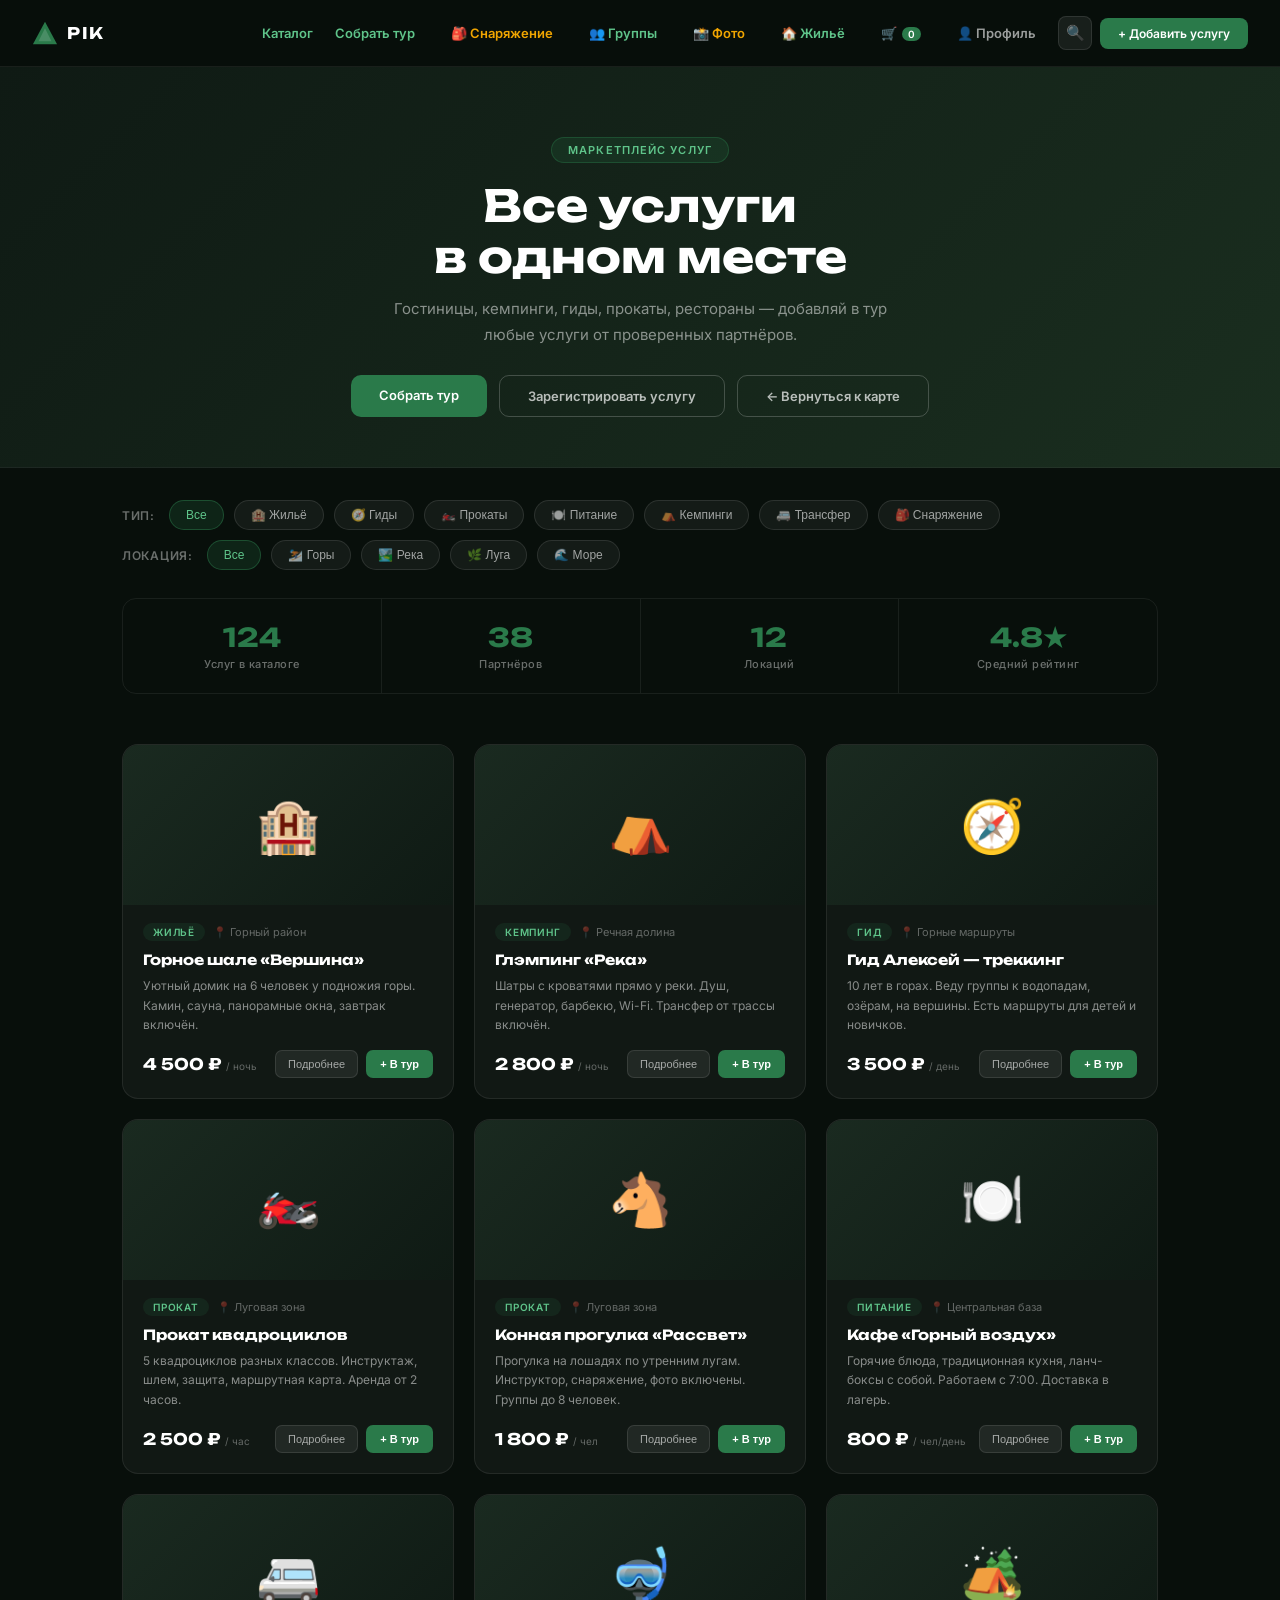
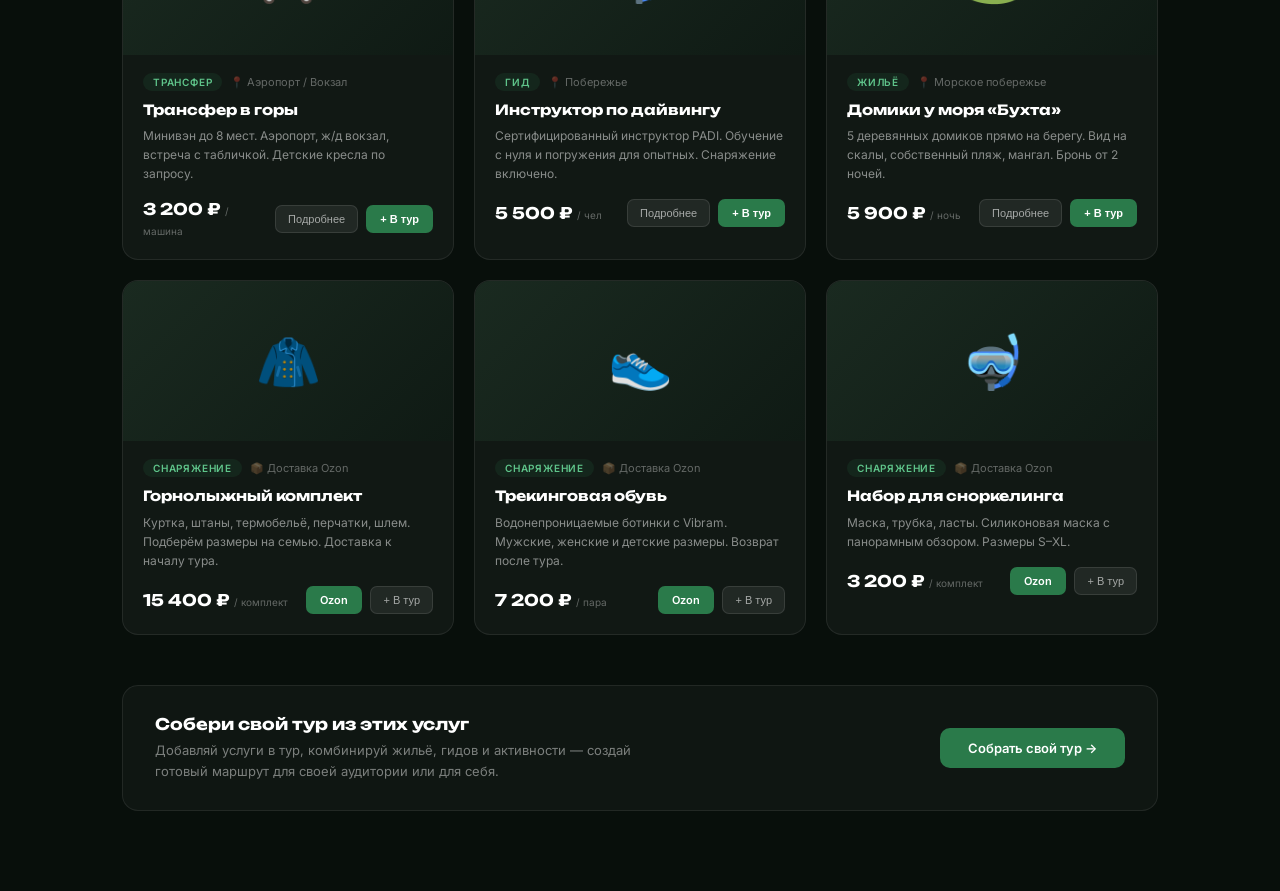
<file: catalog.html>
<!DOCTYPE html>
<html lang="ru">
<head>
  <meta charset="UTF-8"/>
  <meta name="viewport" content="width=device-width, initial-scale=1.0"/>
  <title>PIK — Каталог услуг</title>
  <link rel="preconnect" href="https://fonts.googleapis.com"/>
  <link rel="preconnect" href="https://fonts.gstatic.com" crossorigin/>
  <link href="https://fonts.googleapis.com/css2?family=Unbounded:wght@400;700&family=Inter:wght@400;500;600&display=swap" rel="stylesheet"/>
  <link rel="stylesheet" href="tour.css"/>
  <style>
    /* ── CATALOG EXTRA ── */
    .page-hero {
      background: linear-gradient(135deg, #0f1a14 0%, #1a2e1f 100%);
      padding: 70px 32px 50px;
      text-align: center;
      border-bottom: 1px solid rgba(255,255,255,0.06);
    }
    .page-hero-tag {
      display: inline-block;
      background: rgba(42,122,74,0.18);
      border: 1px solid rgba(42,122,74,0.4);
      color: #5fc48a; font-size: 11px; font-weight: 600;
      letter-spacing: 0.1em; text-transform: uppercase;
      padding: 5px 16px; border-radius: 20px; margin-bottom: 18px;
    }
    .page-hero h1 {
      font-family: 'Unbounded', sans-serif;
      font-size: clamp(26px, 4vw, 44px);
      font-weight: 700; color: #fff;
      margin-bottom: 14px; line-height: 1.15;
    }
    .page-hero p {
      font-size: 15px; color: rgba(255,255,255,0.5);
      max-width: 540px; margin: 0 auto 28px; line-height: 1.7;
    }
    .hero-btns { display: flex; gap: 12px; justify-content: center; flex-wrap: wrap; }
    .btn-primary {
      background: #2A7A4A; color: #fff; border: none;
      padding: 12px 28px; border-radius: 10px;
      font-size: 13px; font-weight: 600; cursor: pointer;
      text-decoration: none; transition: background 0.15s;
    }
    .btn-primary:hover { background: #1f5e38; }
    .btn-outline {
      background: transparent; color: rgba(255,255,255,0.7);
      border: 1px solid rgba(255,255,255,0.2);
      padding: 12px 28px; border-radius: 10px;
      font-size: 13px; font-weight: 600; cursor: pointer;
      text-decoration: none; transition: all 0.15s;
    }
    .btn-outline:hover { border-color: rgba(255,255,255,0.5); color: #fff; }

    /* FILTERS */
    .filters-bar {
      max-width: 1100px; margin: 0 auto;
      padding: 32px 32px 0;
      display: flex; gap: 10px; flex-wrap: wrap; align-items: center;
    }
    .filter-label {
      font-size: 12px; font-weight: 600; color: rgba(255,255,255,0.4);
      letter-spacing: 0.06em; text-transform: uppercase; margin-right: 4px;
    }
    .filter-btn {
      background: rgba(255,255,255,0.05);
      border: 1px solid rgba(255,255,255,0.1);
      color: rgba(255,255,255,0.6);
      padding: 7px 16px; border-radius: 20px;
      font-size: 12px; font-weight: 500; cursor: pointer;
      transition: all 0.15s;
    }
    .filter-btn:hover, .filter-btn.active {
      background: rgba(42,122,74,0.2);
      border-color: rgba(42,122,74,0.5);
      color: #5fc48a;
    }

    /* SERVICE CARD */
    .catalog-grid {
      display: grid;
      grid-template-columns: repeat(auto-fill, minmax(320px, 1fr));
      gap: 20px;
    }
    .service-card {
      background: rgba(255,255,255,0.04);
      border: 1px solid rgba(255,255,255,0.08);
      border-radius: 16px; overflow: hidden;
      transition: border-color 0.2s, transform 0.2s, background 0.2s;
    }
    .service-card:hover {
      border-color: rgba(42,122,74,0.45);
      background: rgba(42,122,74,0.06);
      transform: translateY(-3px);
    }
    .service-thumb {
      width: 100%; height: 160px;
      display: flex; align-items: center; justify-content: center;
      font-size: 52px;
      background: linear-gradient(135deg, #1a2a20 0%, #0f1a14 100%);
    }
    .service-body { padding: 18px 20px 20px; }
    .service-meta {
      display: flex; gap: 8px; align-items: center; margin-bottom: 10px;
    }
    .service-type {
      background: rgba(42,122,74,0.15);
      color: #5fc48a; font-size: 10px; font-weight: 600;
      letter-spacing: 0.08em; text-transform: uppercase;
      padding: 3px 10px; border-radius: 10px;
    }
    .service-location {
      font-size: 11px; color: rgba(255,255,255,0.35);
      display: flex; align-items: center; gap: 3px;
    }
    .service-name {
      font-family: 'Unbounded', sans-serif;
      font-size: 14px; font-weight: 700; color: #fff;
      margin-bottom: 7px; line-height: 1.3;
    }
    .service-desc {
      font-size: 12px; color: rgba(255,255,255,0.5);
      line-height: 1.6; margin-bottom: 16px;
    }
    .service-footer {
      display: flex; align-items: center; justify-content: space-between; gap: 10px;
    }
    .service-price {
      font-family: 'Unbounded', sans-serif;
      font-size: 16px; font-weight: 700; color: #fff;
    }
    .service-price span { font-size: 10px; color: rgba(255,255,255,0.35); font-family: 'Inter', sans-serif; font-weight: 400; }
    .service-btns { display: flex; gap: 8px; }
    .btn-add {
      background: #2A7A4A; color: #fff; border: none;
      padding: 7px 14px; border-radius: 7px;
      font-size: 11px; font-weight: 600; cursor: pointer;
      white-space: nowrap; transition: background 0.15s;
    }
    .btn-add:hover { background: #1f5e38; }
    .btn-more {
      background: rgba(255,255,255,0.07);
      border: 1px solid rgba(255,255,255,0.1);
      color: rgba(255,255,255,0.6);
      padding: 7px 12px; border-radius: 7px;
      font-size: 11px; font-weight: 500; cursor: pointer;
      transition: all 0.15s;
    }
    .btn-more:hover { background: rgba(255,255,255,0.12); color: #fff; }

    /* TOUR BUILDER STRIP */
    .builder-strip {
      background: rgba(255,255,255,0.03);
      border: 1px solid rgba(255,255,255,0.08);
      border-radius: 16px; padding: 28px 32px;
      display: flex; align-items: center; justify-content: space-between;
      gap: 20px; flex-wrap: wrap; margin-top: 50px;
    }
    .builder-strip h3 {
      font-family: 'Unbounded', sans-serif;
      font-size: 16px; font-weight: 700; color: #fff; margin-bottom: 6px;
    }
    .builder-strip p {
      font-size: 13px; color: rgba(255,255,255,0.45); max-width: 500px; line-height: 1.6;
    }

    /* STATS ROW */
    .stats-row {
      display: flex; gap: 0;
      border: 1px solid rgba(255,255,255,0.07);
      border-radius: 14px; overflow: hidden;
      margin-bottom: 50px;
    }
    .stat-item {
      flex: 1; padding: 22px 24px;
      border-right: 1px solid rgba(255,255,255,0.07);
      text-align: center;
    }
    .stat-item:last-child { border-right: none; }
    .stat-num {
      font-family: 'Unbounded', sans-serif;
      font-size: 26px; font-weight: 700; color: #2A7A4A; margin-bottom: 4px;
    }
    .stat-label { font-size: 11px; color: rgba(255,255,255,0.4); font-weight: 500; letter-spacing: 0.04em; }

    @media (max-width: 600px) {
      .filters-bar { padding: 24px 16px 0; }
      .stats-row { flex-wrap: wrap; }
      .stat-item { min-width: 50%; border-right: none; border-bottom: 1px solid rgba(255,255,255,0.07); }
    }
  
  /* ── SEARCH OVERLAY ── */
  .search-overlay {
    display:none; position:fixed; inset:0; z-index:9999;
    background:rgba(8,15,11,0.85); backdrop-filter:blur(8px);
    align-items:flex-start; justify-content:center; padding-top:12vh;
  }
  .search-overlay.open { display:flex; }
  .search-modal {
    background:#111e16; border:1px solid rgba(255,255,255,0.1);
    border-radius:18px; width:580px; max-width:92vw;
    max-height:70vh; overflow:hidden;
    display:flex; flex-direction:column;
    animation:searchIn 0.2s ease;
  }
  @keyframes searchIn { from{transform:translateY(-12px);opacity:0} to{transform:translateY(0);opacity:1} }
  .search-input-wrap {
    display:flex; align-items:center; gap:10px;
    padding:16px 20px; border-bottom:1px solid rgba(255,255,255,0.08);
  }
  .search-icon-inner { font-size:18px; flex-shrink:0; }
  .search-input {
    flex:1; background:none; border:none; outline:none;
    color:#fff; font-size:16px; font-family:'Inter',sans-serif;
  }
  .search-input::placeholder { color:rgba(255,255,255,0.25); }
  .search-esc {
    background:rgba(255,255,255,0.08); border:1px solid rgba(255,255,255,0.12);
    color:rgba(255,255,255,0.4); font-size:10px; font-weight:600;
    padding:3px 8px; border-radius:5px; cursor:pointer;
  }
  .search-results {
    overflow-y:auto; padding:8px 12px 12px;
  }
  .sr-empty {
    text-align:center; padding:32px 20px;
    color:rgba(255,255,255,0.3); font-size:13px;
  }
  .sr-item {
    display:flex; align-items:center; gap:12px;
    padding:10px 12px; border-radius:10px; cursor:pointer;
    transition:background 0.12s; text-decoration:none;
  }
  .sr-item:hover { background:rgba(42,122,74,0.12); }
  .sr-badge {
    font-size:10px; font-weight:600; padding:3px 9px; border-radius:8px;
    white-space:nowrap; flex-shrink:0;
  }
  .sr-badge.tour { background:rgba(42,122,74,0.2); color:#5fc48a; }
  .sr-badge.service { background:rgba(255,255,255,0.06); color:rgba(255,255,255,0.55); }
  .sr-info { min-width:0; }
  .sr-title { font-size:13px; font-weight:600; color:#fff; }
  .sr-zone { font-size:11px; color:rgba(255,255,255,0.35); margin-top:1px; }
  .nav-search-btn {
    background:rgba(255,255,255,0.07); border:1px solid rgba(255,255,255,0.1);
    color:rgba(255,255,255,0.5); width:34px; height:34px;
    border-radius:8px; display:flex; align-items:center; justify-content:center;
    cursor:pointer; font-size:15px; transition:all 0.15s; flex-shrink:0;
  }
  .nav-search-btn:hover { background:rgba(255,255,255,0.12); color:#fff; }

  </style>
</head>
<body>

<nav>
  <a class="logo" href="index.html">
    <svg viewBox="0 0 28 28" fill="none"><polygon points="14,2 27,26 1,26" fill="#2A7A4A"/><polygon points="14,9 21,23 7,23" fill="rgba(255,255,255,0.15)"/></svg>
    <span class="logo-text">PIK</span>
  </a>
  <div style="display:flex;gap:8px;align-items:center;">
    <a href="catalog.html" style="color:#5fc48a;font-size:13px;font-weight:600;text-decoration:none;">Каталог</a>
    <a href="tour-builder.html" style="color:#5fc48a;font-size:13px;font-weight:600;text-decoration:none;padding:8px 14px;white-space:nowrap;">Собрать тур</a>
    <a href="gear-shop.html" style="color:#f0a500;font-size:13px;font-weight:600;text-decoration:none;padding:8px 14px;white-space:nowrap;">🎒 Снаряжение</a>
    <a href="group-tours.html" style="color:#5fc48a;font-size:13px;font-weight:600;text-decoration:none;padding:8px 14px;white-space:nowrap;">👥 Группы</a>
    <a href="photo-safari.html" style="color:#f0a500;font-size:13px;font-weight:600;text-decoration:none;padding:8px 14px;white-space:nowrap;">📸 Фото</a>
    <a href="property-mgmt.html" style="color:#5fc48a;font-size:13px;font-weight:600;text-decoration:none;padding:8px 14px;white-space:nowrap;">🏠 Жильё</a>

    <a href="cart.html" id="cartNavBtn" style="color:#f0a500;font-size:13px;font-weight:600;text-decoration:none;padding:8px 14px;white-space:nowrap;position:relative;">🛒 <span id="cartCount" style="background:#2A7A4A;color:#fff;font-size:10px;padding:1px 6px;border-radius:10px;margin-left:2px;">0</span></a>
    <a href="profile.html" style="color:rgba(255,255,255,0.6);font-size:13px;font-weight:600;text-decoration:none;padding:8px 14px;white-space:nowrap;">👤 Профиль</a>
    <button class="nav-search-btn" onclick="openSearch()" title="Поиск (⌘K)">🔍</button>
    <a href="partner.html" class="btn-primary" style="padding:8px 18px;font-size:12px;border-radius:8px;">+ Добавить услугу</a>
  </div>
</nav>

<!-- HERO -->
<div class="page-hero">
  <div class="page-hero-tag">Маркетплейс услуг</div>
  <h1>Все услуги<br>в одном месте</h1>
  <p>Гостиницы, кемпинги, гиды, прокаты, рестораны — добавляй в тур любые услуги от проверенных партнёров.</p>
  <div class="hero-btns">
    <a href="tour-builder.html" class="btn-primary">Собрать тур</a>
    <a href="partner.html" class="btn-outline">Зарегистрировать услугу</a>
    <a href="index.html" class="btn-outline">← Вернуться к карте</a>
  </div>
</div>

<!-- LOCATION HEADER (shown when filtered by location) -->
<div id="locationHeader" style="display:none;max-width:1100px;margin:0 auto;padding:24px 32px 0;">
  <div style="display:flex;align-items:center;gap:12px;">
    <span id="locationIcon" style="font-size:28px;"></span>
    <div>
      <div id="locationTitle" style="font-family:'Unbounded',sans-serif;font-size:20px;font-weight:700;color:#fff;"></div>
      <div style="font-size:12px;color:rgba(255,255,255,0.4);margin-top:2px;">Услуги доступные в этой локации</div>
    </div>
    <a href="catalog.html" style="margin-left:auto;font-size:12px;color:#5fc48a;text-decoration:none;border:1px solid rgba(95,196,138,0.3);padding:6px 14px;border-radius:8px;">Все локации</a>
  </div>
</div>

<!-- FILTERS -->
<div class="filters-bar">
  <span class="filter-label">Тип:</span>
  <button class="filter-btn active" onclick="filterCards('all', this)">Все</button>
  <button class="filter-btn" onclick="filterCards('hotel', this)">🏨 Жильё</button>
  <button class="filter-btn" onclick="filterCards('guide', this)">🧭 Гиды</button>
  <button class="filter-btn" onclick="filterCards('rental', this)">🏍️ Прокаты</button>
  <button class="filter-btn" onclick="filterCards('food', this)">🍽️ Питание</button>
  <button class="filter-btn" onclick="filterCards('camp', this)">⛺ Кемпинги</button>
  <button class="filter-btn" onclick="filterCards('transfer', this)">🚐 Трансфер</button>
  <button class="filter-btn" onclick="filterCards('gear', this)">🎒 Снаряжение</button>
</div>
<div class="filters-bar" style="padding-top:10px;">
  <span class="filter-label">Локация:</span>
  <button class="filter-btn loc-filter active" onclick="filterByLocation('all', this)">Все</button>
  <button class="filter-btn loc-filter" onclick="filterByLocation('ski', this)">⛷️ Горы</button>
  <button class="filter-btn loc-filter" onclick="filterByLocation('river', this)">🏞️ Река</button>
  <button class="filter-btn loc-filter" onclick="filterByLocation('meadow', this)">🌿 Луга</button>
  <button class="filter-btn loc-filter" onclick="filterByLocation('sea', this)">🌊 Море</button>
</div>

<div class="section" style="padding-top:28px;">

  <!-- STATS -->
  <div class="stats-row">
    <div class="stat-item"><div class="stat-num">124</div><div class="stat-label">Услуг в каталоге</div></div>
    <div class="stat-item"><div class="stat-num">38</div><div class="stat-label">Партнёров</div></div>
    <div class="stat-item"><div class="stat-num">12</div><div class="stat-label">Локаций</div></div>
    <div class="stat-item"><div class="stat-num">4.8★</div><div class="stat-label">Средний рейтинг</div></div>
  </div>

  <div class="catalog-grid" id="catalog-grid">

    <!-- ЖИЛЬЁ -->
    <div class="service-card" data-type="hotel" data-location="ski" data-id="1">
      <div class="service-thumb">🏨</div>
      <div class="service-body">
        <div class="service-meta">
          <span class="service-type">Жильё</span>
          <span class="service-location">📍 Горный район</span>
        </div>
        <div class="service-name">Горное шале «Вершина»</div>
        <div class="service-desc">Уютный домик на 6 человек у подножия горы. Камин, сауна, панорамные окна, завтрак включён.</div>
        <div class="service-footer">
          <div class="service-price">4 500 ₽ <span>/ ночь</span></div>
          <div class="service-btns">
            <button class="btn-more">Подробнее</button>
            <button class="btn-add" onclick="addToCart(1, this)">+ В тур</button>
          </div>
        </div>
      </div>
    </div>

    <div class="service-card" data-type="camp" data-location="river" data-id="2">
      <div class="service-thumb">⛺</div>
      <div class="service-body">
        <div class="service-meta">
          <span class="service-type">Кемпинг</span>
          <span class="service-location">📍 Речная долина</span>
        </div>
        <div class="service-name">Глэмпинг «Река»</div>
        <div class="service-desc">Шатры с кроватями прямо у реки. Душ, генератор, барбекю, Wi-Fi. Трансфер от трассы включён.</div>
        <div class="service-footer">
          <div class="service-price">2 800 ₽ <span>/ ночь</span></div>
          <div class="service-btns">
            <button class="btn-more">Подробнее</button>
            <button class="btn-add" onclick="addToCart(2, this)">+ В тур</button>
          </div>
        </div>
      </div>
    </div>

    <div class="service-card" data-type="guide" data-location="ski" data-id="3">
      <div class="service-thumb">🧭</div>
      <div class="service-body">
        <div class="service-meta">
          <span class="service-type">Гид</span>
          <span class="service-location">📍 Горные маршруты</span>
        </div>
        <div class="service-name">Гид Алексей — треккинг</div>
        <div class="service-desc">10 лет в горах. Веду группы к водопадам, озёрам, на вершины. Есть маршруты для детей и новичков.</div>
        <div class="service-footer">
          <div class="service-price">3 500 ₽ <span>/ день</span></div>
          <div class="service-btns">
            <button class="btn-more">Подробнее</button>
            <button class="btn-add" onclick="addToCart(3, this)">+ В тур</button>
          </div>
        </div>
      </div>
    </div>

    <div class="service-card" data-type="rental" data-location="meadow" data-id="4">
      <div class="service-thumb">🏍️</div>
      <div class="service-body">
        <div class="service-meta">
          <span class="service-type">Прокат</span>
          <span class="service-location">📍 Луговая зона</span>
        </div>
        <div class="service-name">Прокат квадроциклов</div>
        <div class="service-desc">5 квадроциклов разных классов. Инструктаж, шлем, защита, маршрутная карта. Аренда от 2 часов.</div>
        <div class="service-footer">
          <div class="service-price">2 500 ₽ <span>/ час</span></div>
          <div class="service-btns">
            <button class="btn-more">Подробнее</button>
            <button class="btn-add" onclick="addToCart(4, this)">+ В тур</button>
          </div>
        </div>
      </div>
    </div>

    <div class="service-card" data-type="rental" data-location="meadow" data-id="5">
      <div class="service-thumb">🐴</div>
      <div class="service-body">
        <div class="service-meta">
          <span class="service-type">Прокат</span>
          <span class="service-location">📍 Луговая зона</span>
        </div>
        <div class="service-name">Конная прогулка «Рассвет»</div>
        <div class="service-desc">Прогулка на лошадях по утренним лугам. Инструктор, снаряжение, фото включены. Группы до 8 человек.</div>
        <div class="service-footer">
          <div class="service-price">1 800 ₽ <span>/ чел</span></div>
          <div class="service-btns">
            <button class="btn-more">Подробнее</button>
            <button class="btn-add" onclick="addToCart(5, this)">+ В тур</button>
          </div>
        </div>
      </div>
    </div>

    <div class="service-card" data-type="food" data-location="ski" data-id="6">
      <div class="service-thumb">🍽️</div>
      <div class="service-body">
        <div class="service-meta">
          <span class="service-type">Питание</span>
          <span class="service-location">📍 Центральная база</span>
        </div>
        <div class="service-name">Кафе «Горный воздух»</div>
        <div class="service-desc">Горячие блюда, традиционная кухня, ланч-боксы с собой. Работаем с 7:00. Доставка в лагерь.</div>
        <div class="service-footer">
          <div class="service-price">800 ₽ <span>/ чел/день</span></div>
          <div class="service-btns">
            <button class="btn-more">Подробнее</button>
            <button class="btn-add" onclick="addToCart(6, this)">+ В тур</button>
          </div>
        </div>
      </div>
    </div>

    <div class="service-card" data-type="transfer" data-location="ski" data-id="7">
      <div class="service-thumb">🚐</div>
      <div class="service-body">
        <div class="service-meta">
          <span class="service-type">Трансфер</span>
          <span class="service-location">📍 Аэропорт / Вокзал</span>
        </div>
        <div class="service-name">Трансфер в горы</div>
        <div class="service-desc">Минивэн до 8 мест. Аэропорт, ж/д вокзал, встреча с табличкой. Детские кресла по запросу.</div>
        <div class="service-footer">
          <div class="service-price">3 200 ₽ <span>/ машина</span></div>
          <div class="service-btns">
            <button class="btn-more">Подробнее</button>
            <button class="btn-add" onclick="addToCart(7, this)">+ В тур</button>
          </div>
        </div>
      </div>
    </div>

    <div class="service-card" data-type="guide" data-location="sea" data-id="8">
      <div class="service-thumb">🤿</div>
      <div class="service-body">
        <div class="service-meta">
          <span class="service-type">Гид</span>
          <span class="service-location">📍 Побережье</span>
        </div>
        <div class="service-name">Инструктор по дайвингу</div>
        <div class="service-desc">Сертифицированный инструктор PADI. Обучение с нуля и погружения для опытных. Снаряжение включено.</div>
        <div class="service-footer">
          <div class="service-price">5 500 ₽ <span>/ чел</span></div>
          <div class="service-btns">
            <button class="btn-more">Подробнее</button>
            <button class="btn-add" onclick="addToCart(8, this)">+ В тур</button>
          </div>
        </div>
      </div>
    </div>

    <div class="service-card" data-type="hotel" data-location="sea" data-id="9">
      <div class="service-thumb">🏕️</div>
      <div class="service-body">
        <div class="service-meta">
          <span class="service-type">Жильё</span>
          <span class="service-location">📍 Морское побережье</span>
        </div>
        <div class="service-name">Домики у моря «Бухта»</div>
        <div class="service-desc">5 деревянных домиков прямо на берегу. Вид на скалы, собственный пляж, мангал. Бронь от 2 ночей.</div>
        <div class="service-footer">
          <div class="service-price">5 900 ₽ <span>/ ночь</span></div>
          <div class="service-btns">
            <button class="btn-more">Подробнее</button>
            <button class="btn-add" onclick="addToCart(9, this)">+ В тур</button>
          </div>
        </div>
      </div>
    </div>


    <!-- СНАРЯЖЕНИЕ -->
    <div class="service-card" data-type="gear" data-location="ski" data-id="10">
      <div class="service-thumb">🧥</div>
      <div class="service-body">
        <div class="service-meta">
          <span class="service-type">Снаряжение</span>
          <span class="service-location">📦 Доставка Ozon</span>
        </div>
        <div class="service-name">Горнолыжный комплект</div>
        <div class="service-desc">Куртка, штаны, термобельё, перчатки, шлем. Подберём размеры на семью. Доставка к началу тура.</div>
        <div class="service-footer">
          <div class="service-price">15 400 ₽ <span>/ комплект</span></div>
          <div class="service-btns">
            <a href="https://www.ozon.ru/category/gornolyzhnyye-kurtki/" target="_blank" class="btn-add" style="text-decoration:none;">Ozon</a>
            <button class="btn-more" onclick="addToCart(10, this)">+ В тур</button>
          </div>
        </div>
      </div>
    </div>

    <div class="service-card" data-type="gear" data-location="river" data-id="11">
      <div class="service-thumb">👟</div>
      <div class="service-body">
        <div class="service-meta">
          <span class="service-type">Снаряжение</span>
          <span class="service-location">📦 Доставка Ozon</span>
        </div>
        <div class="service-name">Трекинговая обувь</div>
        <div class="service-desc">Водонепроницаемые ботинки с Vibram. Мужские, женские и детские размеры. Возврат после тура.</div>
        <div class="service-footer">
          <div class="service-price">7 200 ₽ <span>/ пара</span></div>
          <div class="service-btns">
            <a href="https://www.ozon.ru/category/trekingovyye-botinki/" target="_blank" class="btn-add" style="text-decoration:none;">Ozon</a>
            <button class="btn-more" onclick="addToCart(11, this)">+ В тур</button>
          </div>
        </div>
      </div>
    </div>

    <div class="service-card" data-type="gear" data-location="sea" data-id="12">
      <div class="service-thumb">🤿</div>
      <div class="service-body">
        <div class="service-meta">
          <span class="service-type">Снаряжение</span>
          <span class="service-location">📦 Доставка Ozon</span>
        </div>
        <div class="service-name">Набор для сноркелинга</div>
        <div class="service-desc">Маска, трубка, ласты. Силиконовая маска с панорамным обзором. Размеры S–XL.</div>
        <div class="service-footer">
          <div class="service-price">3 200 ₽ <span>/ комплект</span></div>
          <div class="service-btns">
            <a href="https://www.ozon.ru/category/maski-dlya-snorkelinga/" target="_blank" class="btn-add" style="text-decoration:none;">Ozon</a>
            <button class="btn-more" onclick="addToCart(12, this)">+ В тур</button>
          </div>
        </div>
      </div>
    </div>

  </div>

  <!-- TOUR BUILDER -->
  <div class="builder-strip">
    <div>
      <h3>Собери свой тур из этих услуг</h3>
      <p>Добавляй услуги в тур, комбинируй жильё, гидов и активности — создай готовый маршрут для своей аудитории или для себя.</p>
    </div>
    <a href="tour-builder.html" class="btn-primary">Собрать свой тур →</a>
  </div>

</div>

<!-- TOAST -->
<div id="toast" style="
  position:fixed; bottom:32px; left:50%; transform:translateX(-50%) translateY(20px);
  background:#2A7A4A; color:#fff; padding:12px 24px; border-radius:30px;
  font-size:13px; font-weight:600; opacity:0; transition:all 0.3s; z-index:999;
  white-space:nowrap; pointer-events:none;">
</div>

<script>
/* SERVICES DATA (shared with tour-builder) */
const CATALOG_SERVICES = [
  { id:1,  emoji:'🏨', name:'Горное шале «Вершина»',     type:'hotel',    price:4500,  unit:'ночь',     durH:12, location:'ski',    vendor:'ООО «Вершина»', timeSlots:['14:00'] },
  { id:2,  emoji:'⛺', name:'Глэмпинг «Река»',           type:'camp',     price:2800,  unit:'ночь',     durH:12, location:'river',  vendor:'Глэмпинг-парк «Река»', timeSlots:['13:00'] },
  { id:3,  emoji:'🧭', name:'Гид Алексей — треккинг',    type:'guide',    price:3500,  unit:'день',     durH:8,  location:'ski',    vendor:'ИП Алексей Горный', timeSlots:['08:00','09:00','10:00'] },
  { id:4,  emoji:'🏍️', name:'Прокат квадроциклов',       type:'rental',   price:2500,  unit:'час',      durH:2,  location:'meadow', vendor:'АТВ-прокат «Луга»', timeSlots:['09:00','11:00','14:00','16:00'] },
  { id:5,  emoji:'🐴', name:'Конная прогулка «Рассвет»', type:'rental',   price:1800,  unit:'чел',      durH:3,  location:'meadow', vendor:'Конюшня «Рассвет»', timeSlots:['07:00','10:00','15:00'] },
  { id:6,  emoji:'🍽️', name:'Кафе «Горный воздух»',      type:'food',     price:800,   unit:'чел/день', durH:1,  location:'ski',    vendor:'Кафе «Горный воздух»', timeSlots:['07:00','12:00','18:00'] },
  { id:7,  emoji:'🚐', name:'Трансфер в горы',           type:'transfer', price:3200,  unit:'машина',   durH:3,  location:'ski',    vendor:'Трансфер PIK', timeSlots:['06:00','08:00','10:00','14:00','18:00'] },
  { id:8,  emoji:'🤿', name:'Инструктор по дайвингу',    type:'guide',    price:5500,  unit:'чел',      durH:4,  location:'sea',    vendor:'DiveCenter PIK', timeSlots:['10:00','14:00'] },
  { id:9,  emoji:'🏕️', name:'Домики у моря «Бухта»',     type:'hotel',    price:5900,  unit:'ночь',     durH:12, location:'sea',    vendor:'Бухта-резорт', timeSlots:['14:00'] },
  { id:10, emoji:'🧥', name:'Горнолыжный комплект',      type:'gear',     price:15400, unit:'комплект', durH:1,  location:'ski',    vendor:'PIK Gear', timeSlots:['09:00','12:00','15:00'] },
  { id:11, emoji:'👟', name:'Трекинговые ботинки',        type:'gear',     price:7200,  unit:'пара',     durH:1,  location:'river',  vendor:'PIK Gear', timeSlots:['09:00','12:00','15:00'] },
  { id:12, emoji:'🤿', name:'Набор для сноркелинга',     type:'gear',     price:3200,  unit:'комплект', durH:1,  location:'sea',    vendor:'PIK Gear', timeSlots:['09:00','11:00','14:00'] },
];

const LOC_NAMES = { ski:'⛷️ Горы', river:'🏞️ Реки и водопады', meadow:'🌿 Луга и приключения', sea:'🌊 Море и побережье' };
const LOC_ICONS = { ski:'⛷️', river:'🏞️', meadow:'🌿', sea:'🌊' };
let currentTypeFilter = 'all';
let currentLocFilter = 'all';

function filterCards(type, btn) {
  document.querySelectorAll('.filter-btn:not(.loc-filter)').forEach(b => b.classList.remove('active'));
  btn.classList.add('active');
  currentTypeFilter = type;
  applyFilters();
}

function filterByLocation(loc, btn) {
  document.querySelectorAll('.loc-filter').forEach(b => b.classList.remove('active'));
  btn.classList.add('active');
  currentLocFilter = loc;
  applyFilters();
}

function applyFilters() {
  document.querySelectorAll('.service-card').forEach(card => {
    const typeMatch = currentTypeFilter === 'all' || card.dataset.type === currentTypeFilter;
    const locMatch = currentLocFilter === 'all' || card.dataset.location === currentLocFilter;
    card.style.display = (typeMatch && locMatch) ? '' : 'none';
  });
}

/* CART (localStorage) */
function getCart() {
  try { return JSON.parse(localStorage.getItem('pik_cart')) || []; }
  catch { return []; }
}
function saveCart(cart) {
  localStorage.setItem('pik_cart', JSON.stringify(cart));
  updateCartCount();
}

function addToCart(serviceId, btn) {
  const svc = CATALOG_SERVICES.find(s => s.id === serviceId);
  if (!svc) return;
  let cart = getCart();
  if (cart.find(c => c.id === serviceId)) {
    showToast('Уже в корзине: «' + svc.name + '»');
    return;
  }
  cart.push({ id: svc.id, emoji: svc.emoji, name: svc.name, type: svc.type, price: svc.price, unit: svc.unit, durH: svc.durH, location: svc.location, vendor: svc.vendor, timeSlots: svc.timeSlots });
  saveCart(cart);
  btn.textContent = '✓ Добавлено';
  btn.style.background = '#1a5c38';
  showToast('✓ «' + svc.name + '» добавлено в корзину');
}

function showToast(msg) {
  const toast = document.getElementById('toast');
  toast.textContent = msg;
  toast.style.opacity = '1';
  toast.style.transform = 'translateX(-50%) translateY(0)';
  setTimeout(() => {
    toast.style.opacity = '0';
    toast.style.transform = 'translateX(-50%) translateY(20px)';
  }, 2500);
}

function updateCartCount() {
  const el = document.getElementById('cartCount');
  if (el) el.textContent = getCart().length;
}

/* INIT — handle ?location= param */
(function initCatalog() {
  const params = new URLSearchParams(window.location.search);
  const loc = params.get('location');
  if (loc && LOC_NAMES[loc]) {
    currentLocFilter = loc;
    // Show location header
    document.getElementById('locationHeader').style.display = 'block';
    document.getElementById('locationIcon').textContent = LOC_ICONS[loc];
    document.getElementById('locationTitle').textContent = 'Услуги в локации: ' + LOC_NAMES[loc];
    // Activate location filter button
    document.querySelectorAll('.loc-filter').forEach(b => {
      b.classList.remove('active');
      if (b.textContent.toLowerCase().includes(loc) || b.onclick?.toString().includes("'" + loc + "'")) {
        b.classList.add('active');
      }
    });
    // Find and activate the right button
    document.querySelectorAll('.loc-filter').forEach(b => {
      const onclickStr = b.getAttribute('onclick') || '';
      if (onclickStr.includes("'" + loc + "'")) b.classList.add('active');
      else if (!onclickStr.includes("'all'")) b.classList.remove('active');
      else b.classList.remove('active');
    });
    applyFilters();
  }
  // Mark already-added items
  const cart = getCart();
  document.querySelectorAll('.service-card').forEach(card => {
    const id = parseInt(card.dataset.id);
    if (cart.find(c => c.id === id)) {
      const btn = card.querySelector('.btn-add');
      if (btn && btn.textContent.includes('В тур')) {
        btn.textContent = '✓ В корзине';
        btn.style.background = '#1a5c38';
      }
    }
  });
  updateCartCount();
})();
</script>

<!-- SEARCH OVERLAY -->
<div id="searchOverlay" class="search-overlay" onclick="if(event.target===this)closeSearch()">
  <div class="search-modal">
    <div class="search-input-wrap">
      <span class="search-icon-inner">🔍</span>
      <input type="text" id="searchInput" class="search-input" placeholder="Туры, услуги, активности..." autocomplete="off" oninput="doSearch(this.value)"/>
      <kbd class="search-esc" onclick="closeSearch()">ESC</kbd>
    </div>
    <div id="searchResults" class="search-results"></div>
  </div>
</div>

<script>
const PIK_INDEX = [{"title": "Фрирайд по целине", "type": "tour", "zone": "ski", "url": "ski.html", "tags": "горы лыжи фрирайд снег целина"}, {"title": "Ски-тур на рассвете", "type": "tour", "zone": "ski", "url": "ski.html", "tags": "горы лыжи ски-тур рассвет"}, {"title": "Сноуборд-парк", "type": "tour", "zone": "ski", "url": "ski.html", "tags": "горы сноуборд парк фигуры трамплин"}, {"title": "Снегоходы — ночной драйв", "type": "tour", "zone": "ski", "url": "ski.html", "tags": "горы снегоход ночь адреналин"}, {"title": "Ночёвка на высоте 3000 м", "type": "tour", "zone": "ski", "url": "ski.html", "tags": "горы ночёвка высота палатка"}, {"title": "Лыжный ски-тур — неделя в горах", "type": "tour", "zone": "ski", "url": "ski.html", "tags": "горы лыжи неделя шале пакет"}, {"title": "Рафтинг по горной реке", "type": "tour", "zone": "river", "url": "river.html", "tags": "река рафтинг сплав вода"}, {"title": "Каякинг на закате", "type": "tour", "zone": "river", "url": "river.html", "tags": "река каяк закат вода"}, {"title": "Поход к водопадам", "type": "tour", "zone": "river", "url": "river.html", "tags": "река водопад поход треккинг"}, {"title": "Рыбалка на форель", "type": "tour", "zone": "river", "url": "river.html", "tags": "река рыбалка форель"}, {"title": "Каньонинг — спуск по ущельям", "type": "tour", "zone": "river", "url": "river.html", "tags": "река каньон ущелье верёвки"}, {"title": "Сплав на SUP", "type": "tour", "zone": "river", "url": "river.html", "tags": "река sup доска стоя"}, {"title": "Конная прогулка по лугам", "type": "tour", "zone": "meadow", "url": "meadow.html", "tags": "луг лошади конная прогулка"}, {"title": "Квадроциклы — горный маршрут", "type": "tour", "zone": "meadow", "url": "meadow.html", "tags": "луг квадроцикл ATV горы"}, {"title": "Параплан — полёт над долиной", "type": "tour", "zone": "meadow", "url": "meadow.html", "tags": "луг параплан полёт долина"}, {"title": "Пикник с видом на горы", "type": "tour", "zone": "meadow", "url": "meadow.html", "tags": "луг пикник вид горы еда"}, {"title": "Велотрейл — лесные тропы", "type": "tour", "zone": "meadow", "url": "meadow.html", "tags": "луг велосипед трейл лес тропы"}, {"title": "Йога-ретрит на высокогорье", "type": "tour", "zone": "meadow", "url": "meadow.html", "tags": "луг йога ретрит медитация"}, {"title": "Дайвинг у скал", "type": "tour", "zone": "sea", "url": "sea.html", "tags": "море дайвинг скалы подводный"}, {"title": "Прогулка на яхте", "type": "tour", "zone": "sea", "url": "sea.html", "tags": "море яхта прогулка закат"}, {"title": "Серфинг для начинающих", "type": "tour", "zone": "sea", "url": "sea.html", "tags": "море серфинг волны обучение"}, {"title": "Морская рыбалка", "type": "tour", "zone": "sea", "url": "sea.html", "tags": "море рыбалка катер"}, {"title": "Каякинг вдоль скал", "type": "tour", "zone": "sea", "url": "sea.html", "tags": "море каяк скалы пещеры"}, {"title": "Фотосессия на побережье", "type": "tour", "zone": "sea", "url": "sea.html", "tags": "море фото побережье закат"}, {"title": "Горное шале «Вершина»", "type": "service", "zone": "hotel", "url": "catalog.html", "tags": "жильё гостиница шале горы"}, {"title": "Глэмпинг «Река»", "type": "service", "zone": "camp", "url": "catalog.html", "tags": "кемпинг глэмпинг река шатры"}, {"title": "Гид Алексей — треккинг", "type": "service", "zone": "guide", "url": "catalog.html", "tags": "гид треккинг горы поход"}, {"title": "Прокат квадроциклов", "type": "service", "zone": "rental", "url": "catalog.html", "tags": "прокат квадроцикл ATV"}, {"title": "Конная прогулка «Рассвет»", "type": "service", "zone": "rental", "url": "catalog.html", "tags": "прокат лошади конная"}, {"title": "Кафе «Горный воздух»", "type": "service", "zone": "food", "url": "catalog.html", "tags": "питание кафе еда доставка"}, {"title": "Трансфер в горы", "type": "service", "zone": "transfer", "url": "catalog.html", "tags": "трансфер такси минивэн аэропорт"}, {"title": "Инструктор по дайвингу", "type": "service", "zone": "guide", "url": "catalog.html", "tags": "гид дайвинг инструктор PADI море"}, {"title": "Домики у моря «Бухта»", "type": "service", "zone": "hotel", "url": "catalog.html", "tags": "жильё домик море побережье"}];
const ZONE_LABELS = {"ski": "⛷️ Горы", "river": "🏞️ Река", "meadow": "🌿 Луга", "sea": "🌊 Море", "hotel": "🏨 Жильё", "camp": "⛺ Кемпинг", "guide": "🧭 Гид", "rental": "🏍️ Прокат", "food": "🍽️ Питание", "transfer": "🚐 Трансфер"};

function openSearch() {
  document.getElementById('searchOverlay').classList.add('open');
  setTimeout(()=>document.getElementById('searchInput').focus(), 100);
}
function closeSearch() {
  document.getElementById('searchOverlay').classList.remove('open');
  document.getElementById('searchInput').value = '';
  document.getElementById('searchResults').innerHTML = '';
}
document.addEventListener('keydown', e => {
  if ((e.metaKey||e.ctrlKey) && e.key==='k') { e.preventDefault(); openSearch(); }
  if (e.key==='Escape') closeSearch();
});

function doSearch(q) {
  const box = document.getElementById('searchResults');
  q = q.trim().toLowerCase();
  if (!q) { box.innerHTML = '<div class="sr-empty">Начните вводить — покажем туры и услуги</div>'; return; }
  const results = PIK_INDEX.filter(item =>
    item.title.toLowerCase().includes(q) || item.tags.toLowerCase().includes(q)
  );
  if (!results.length) { box.innerHTML = '<div class="sr-empty">Ничего не найдено — попробуйте другой запрос</div>'; return; }
  box.innerHTML = results.slice(0, 8).map(r => `
    <a class="sr-item" href="${r.url}">
      <span class="sr-badge ${r.type}">${r.type==='tour'?'Тур':'Услуга'}</span>
      <div class="sr-info">
        <div class="sr-title">${r.title}</div>
        <div class="sr-zone">${ZONE_LABELS[r.zone]||r.zone}</div>
      </div>
    </a>
  `).join('');
}
</script>

</body>
</html>
</file>
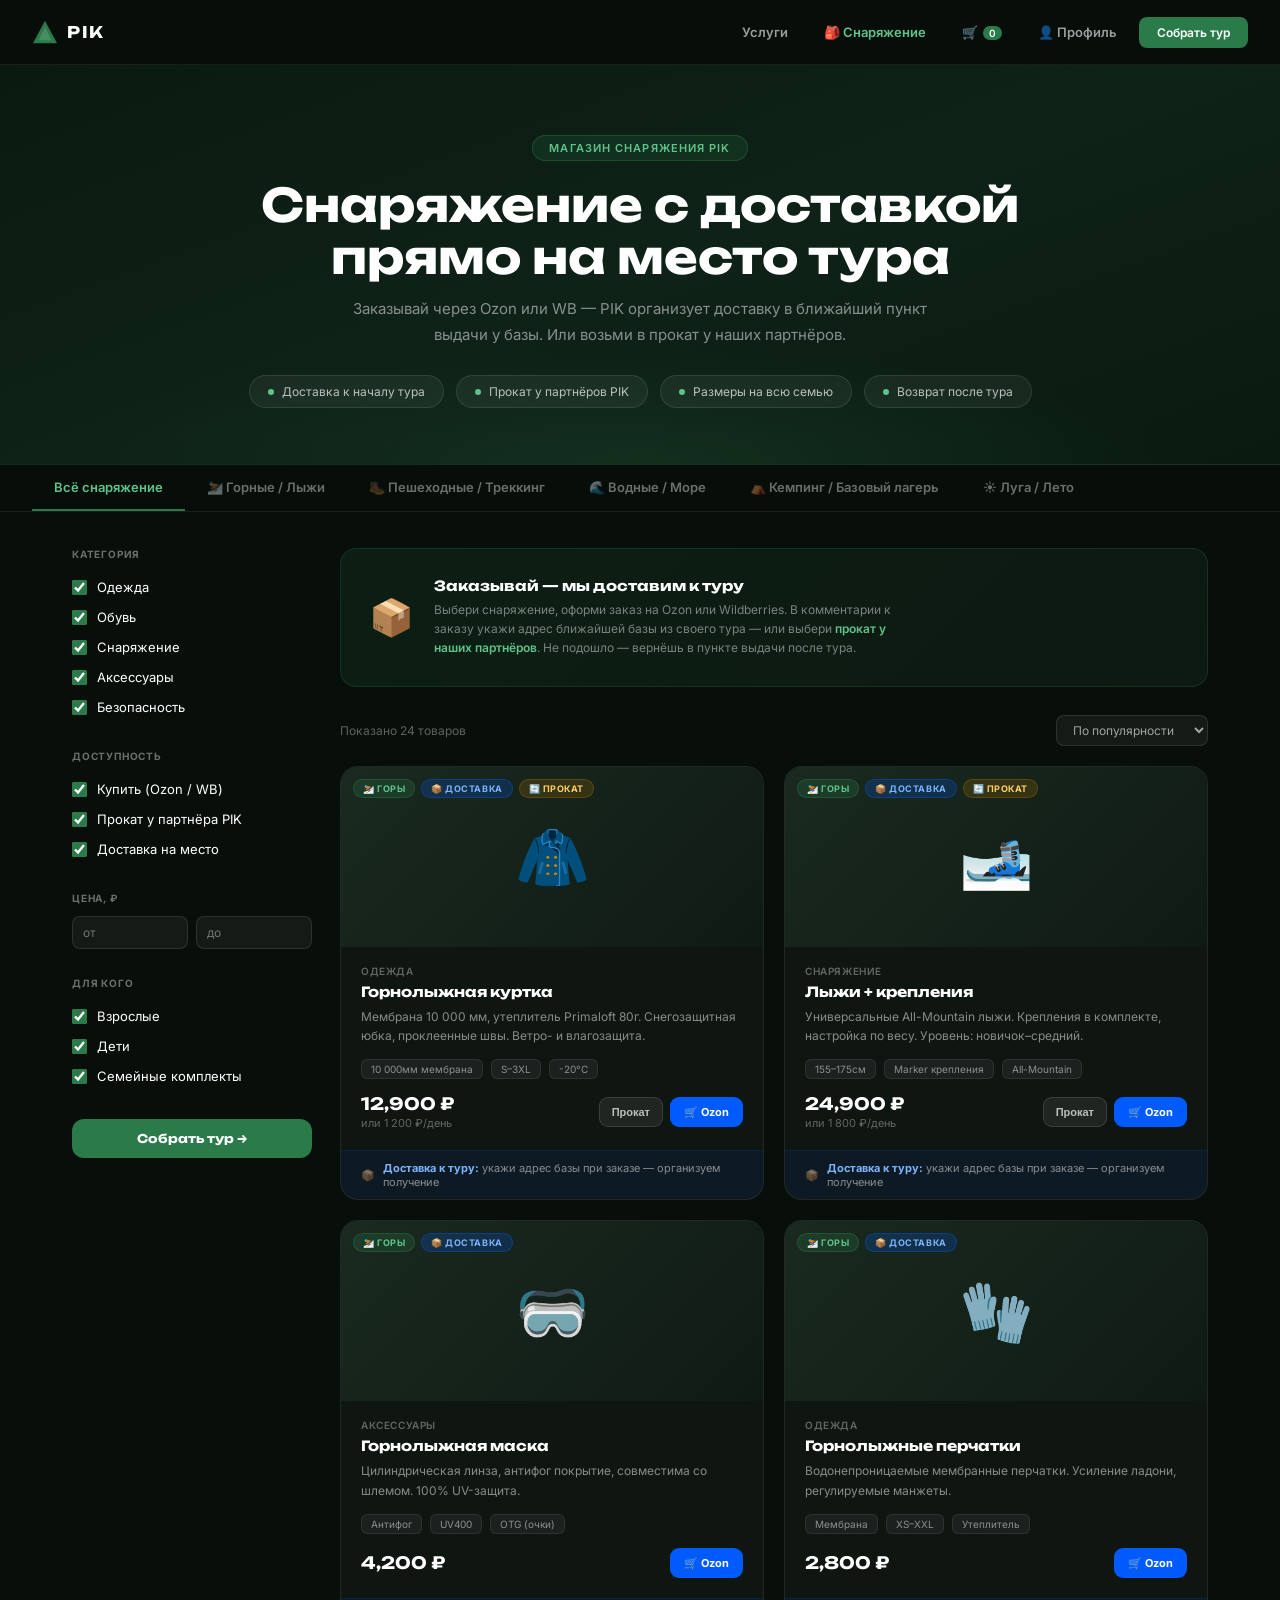
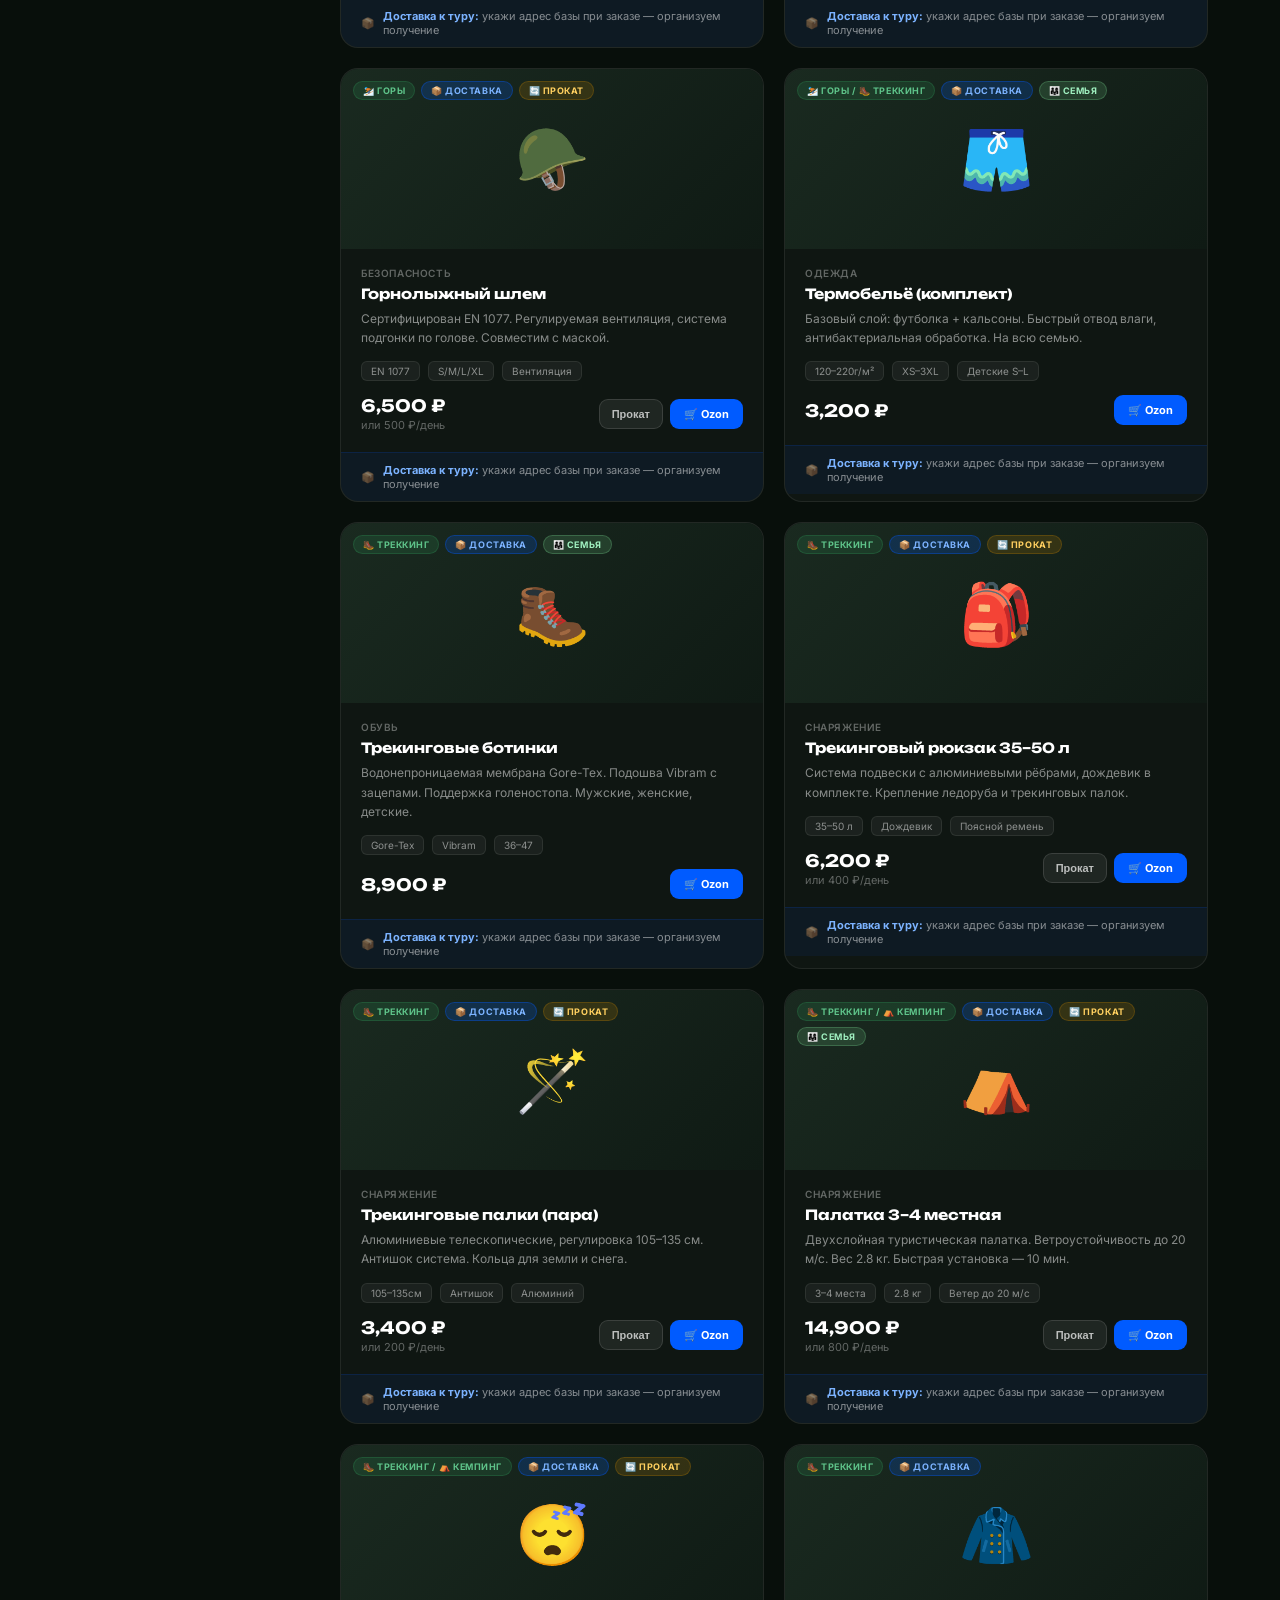
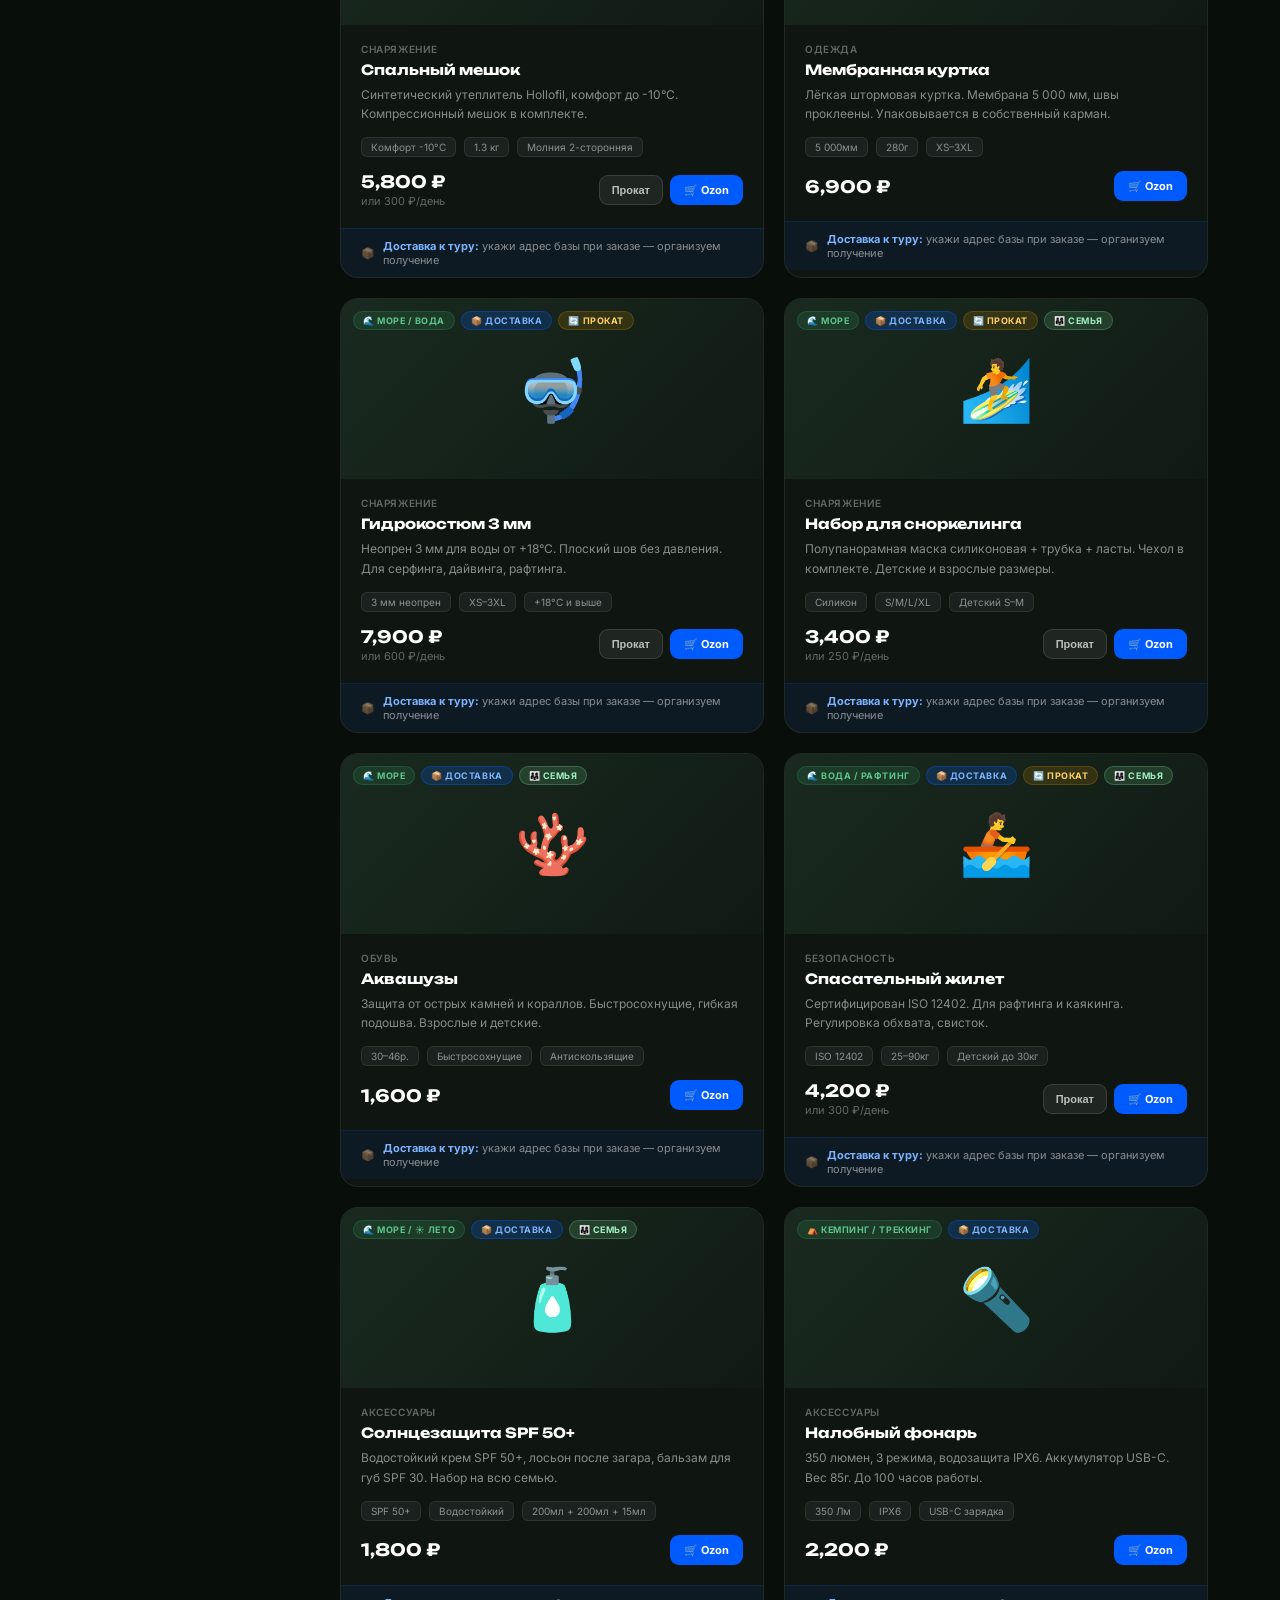
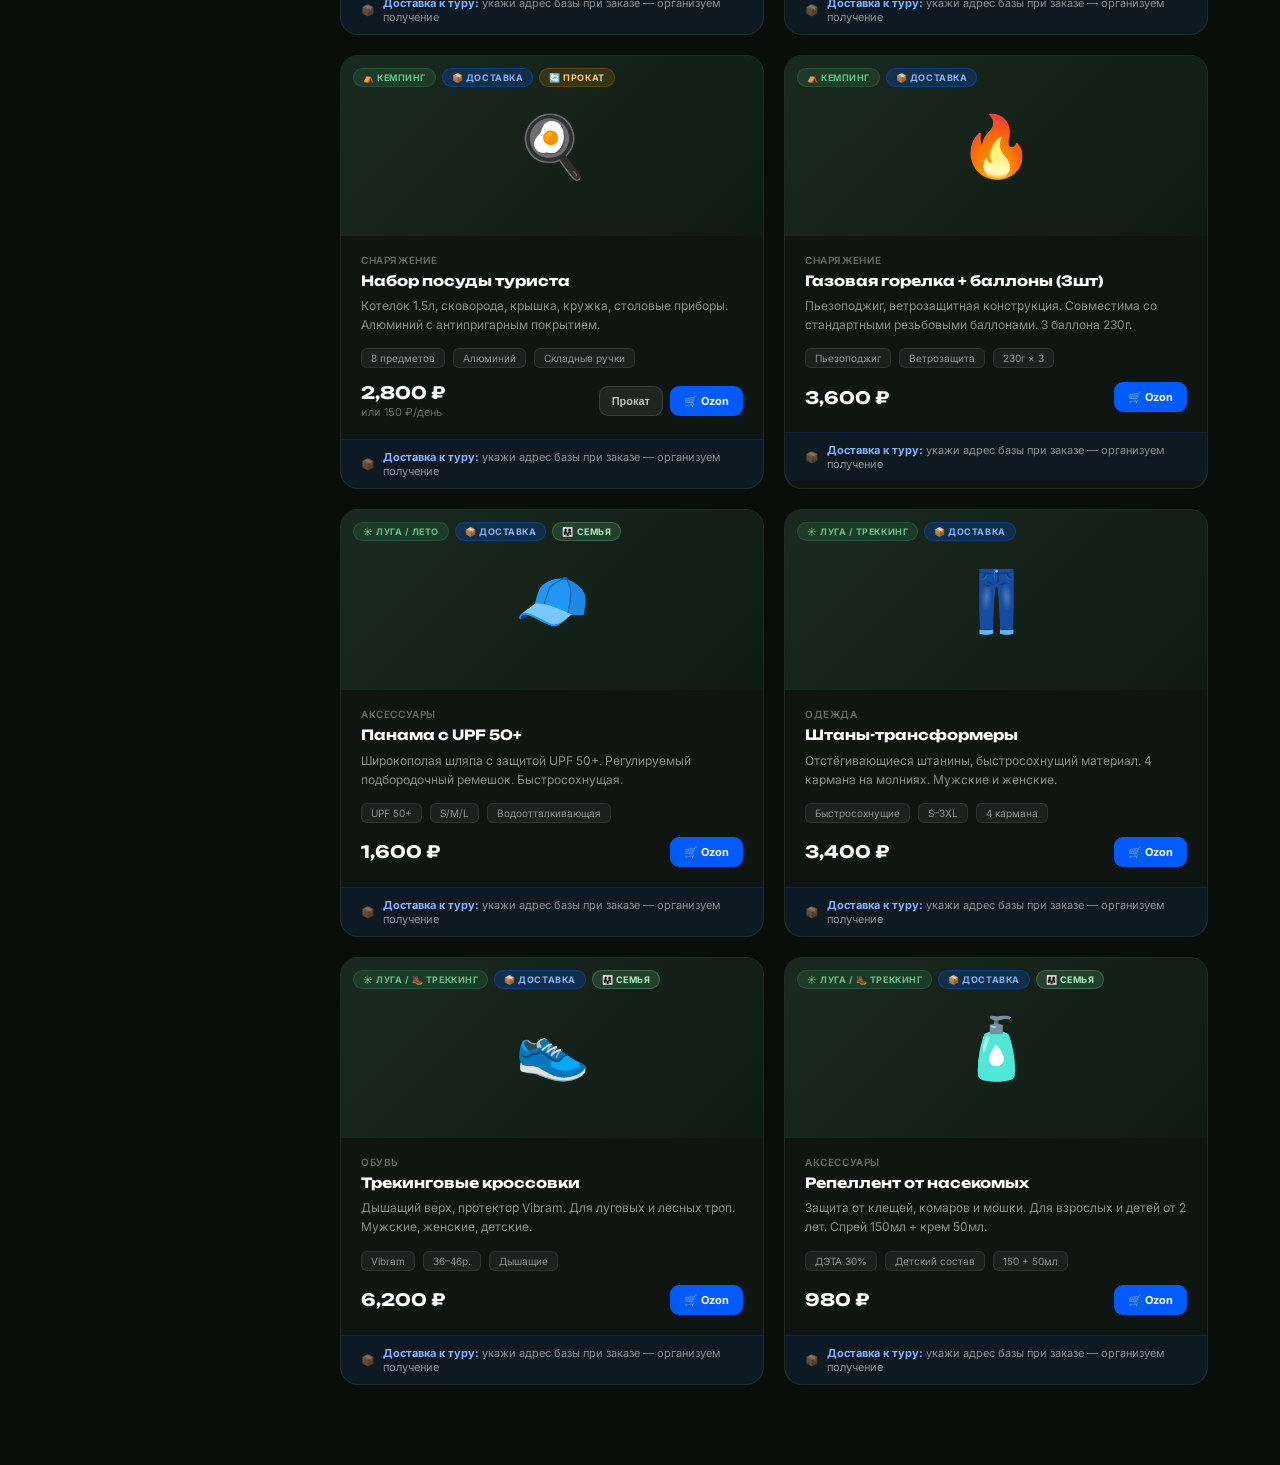
<file: gear-shop.html>
<!DOCTYPE html>
<html lang="ru">
<head>
  <meta charset="UTF-8"/>
  <meta name="viewport" content="width=device-width, initial-scale=1.0"/>
  <title>PIK — Снаряжение</title>
  <link rel="preconnect" href="https://fonts.googleapis.com"/>
  <link rel="preconnect" href="https://fonts.gstatic.com" crossorigin/>
  <link href="https://fonts.googleapis.com/css2?family=Unbounded:wght@400;700&family=Inter:wght@400;500;600&display=swap" rel="stylesheet"/>
  <link rel="stylesheet" href="tour.css"/>
  <style>
    /* ── HERO ── */
    .shop-hero {
      background: linear-gradient(160deg, #0a1a10 0%, #0f2218 50%, #0a1a10 100%);
      padding: 70px 32px 56px; text-align: center;
      border-bottom: 1px solid rgba(255,255,255,.06);
      position: relative; overflow: hidden;
    }
    .shop-hero::before {
      content: '';
      position: absolute; inset: 0;
      background: radial-gradient(ellipse 60% 40% at 50% 100%, rgba(42,122,74,.18) 0%, transparent 70%);
    }
    .hero-tag {
      display: inline-block; background: rgba(42,122,74,.18);
      border: 1px solid rgba(42,122,74,.4); color: #5fc48a;
      font-size: 11px; font-weight: 600; letter-spacing: .1em;
      text-transform: uppercase; padding: 5px 16px; border-radius: 20px; margin-bottom: 18px;
      position: relative;
    }
    .shop-hero h1 {
      font-family: 'Unbounded', sans-serif;
      font-size: clamp(26px, 4vw, 46px); font-weight: 700;
      color: #fff; margin-bottom: 14px; line-height: 1.12; position: relative;
    }
    .shop-hero p {
      font-size: 15px; color: rgba(255,255,255,.5);
      max-width: 580px; margin: 0 auto 28px; line-height: 1.7; position: relative;
    }
    .hero-badges {
      display: flex; gap: 12px; justify-content: center; flex-wrap: wrap;
      position: relative;
    }
    .hero-badge {
      display: flex; align-items: center; gap: 8px;
      background: rgba(255,255,255,.05); border: 1px solid rgba(255,255,255,.1);
      border-radius: 30px; padding: 8px 18px; font-size: 12px; color: rgba(255,255,255,.7);
    }
    .hero-badge .dot { width: 6px; height: 6px; border-radius: 50%; background: #5fc48a; }

    /* ── ZONE FILTER BAR ── */
    .zone-bar {
      display: flex; gap: 0; overflow-x: auto;
      border-bottom: 1px solid rgba(255,255,255,.07);
      background: rgba(8,15,11,.95); padding: 0 32px;
      position: sticky; top: 60px; z-index: 90;
    }
    .zone-tab {
      padding: 14px 22px; font-size: 13px; font-weight: 600; cursor: pointer;
      border-bottom: 2px solid transparent; color: rgba(255,255,255,.4);
      white-space: nowrap; transition: all .15s;
    }
    .zone-tab:hover { color: rgba(255,255,255,.7); }
    .zone-tab.active { color: #5fc48a; border-bottom-color: #2A7A4A; }

    /* ── LAYOUT ── */
    .shop-layout {
      display: grid; grid-template-columns: 240px 1fr; gap: 28px;
      max-width: 1200px; margin: 0 auto; padding: 36px 32px 80px;
    }

    /* ── SIDEBAR FILTERS ── */
    .filter-sidebar { position: sticky; top: 110px; align-self: start; }
    .filter-section { margin-bottom: 28px; }
    .filter-section-title {
      font-size: 10px; font-weight: 700; color: rgba(255,255,255,.4);
      text-transform: uppercase; letter-spacing: .08em; margin-bottom: 12px;
    }
    .filter-check {
      display: flex; align-items: center; gap: 10px;
      padding: 7px 0; cursor: pointer; font-size: 13px;
      color: rgba(255,255,255,.6); transition: color .15s;
    }
    .filter-check:hover { color: #fff; }
    .filter-check input { accent-color: #2A7A4A; width: 15px; height: 15px; cursor: pointer; }
    .filter-check.checked { color: #fff; }
    .price-range { display: grid; grid-template-columns: 1fr 1fr; gap: 8px; }
    .price-input {
      background: rgba(255,255,255,.05); border: 1px solid rgba(255,255,255,.1);
      border-radius: 8px; padding: 8px 10px; color: #fff; font-size: 12px;
      font-family: 'Inter', sans-serif; outline: none; width: 100%; box-sizing: border-box;
    }
    .price-input:focus { border-color: rgba(42,122,74,.6); }

    /* ── GEAR GRID ── */
    .gear-grid {
      display: grid; grid-template-columns: repeat(auto-fill, minmax(280px, 1fr)); gap: 20px;
    }

    /* ── GEAR CARD ── */
    .gear-card {
      background: rgba(255,255,255,.03); border: 1px solid rgba(255,255,255,.08);
      border-radius: 18px; overflow: hidden;
      transition: border-color .2s, transform .2s;
    }
    .gear-card:hover { border-color: rgba(42,122,74,.4); transform: translateY(-3px); }
    .gear-thumb {
      height: 180px; background: linear-gradient(135deg, #1a2a20 0%, #0f1a14 100%);
      display: flex; align-items: center; justify-content: center;
      font-size: 60px; position: relative;
    }
    .gear-badge-wrap {
      position: absolute; top: 12px; left: 12px; display: flex; gap: 6px; flex-wrap: wrap;
    }
    .gear-badge {
      font-size: 9px; font-weight: 700; letter-spacing: .06em; text-transform: uppercase;
      padding: 3px 9px; border-radius: 10px;
    }
    .gb-zone { background: rgba(42,122,74,.25); color: #5fc48a; border: 1px solid rgba(42,122,74,.4); }
    .gb-delivery { background: rgba(0,91,255,.2); color: #7cb3ff; border: 1px solid rgba(0,91,255,.35); }
    .gb-rent { background: rgba(180,120,0,.2); color: #ffd060; border: 1px solid rgba(180,120,0,.3); }
    .gb-new { background: rgba(200,60,60,.2); color: #ff9090; border: 1px solid rgba(200,60,60,.3); }

    .gear-body { padding: 18px 20px 20px; }
    .gear-cat {
      font-size: 10px; font-weight: 600; color: rgba(255,255,255,.35);
      text-transform: uppercase; letter-spacing: .06em; margin-bottom: 6px;
    }
    .gear-name {
      font-family: 'Unbounded', sans-serif; font-size: 14px; font-weight: 700;
      color: #fff; margin-bottom: 6px; line-height: 1.3;
    }
    .gear-desc { font-size: 12px; color: rgba(255,255,255,.5); line-height: 1.6; margin-bottom: 14px; }
    .gear-specs { display: flex; gap: 8px; flex-wrap: wrap; margin-bottom: 14px; }
    .gear-spec {
      font-size: 10px; background: rgba(255,255,255,.05);
      border: 1px solid rgba(255,255,255,.08); border-radius: 6px;
      padding: 3px 9px; color: rgba(255,255,255,.5);
    }
    .gear-footer { display: flex; align-items: center; justify-content: space-between; gap: 10px; }
    .gear-price-wrap { flex: 1; }
    .gear-price {
      font-family: 'Unbounded', sans-serif; font-size: 17px;
      font-weight: 700; color: #fff; display: block;
    }
    .gear-price-rent {
      font-size: 11px; color: rgba(255,255,255,.35); margin-top: 2px;
    }
    .gear-actions { display: flex; gap: 7px; }
    .btn-buy {
      background: #005bff; color: #fff; border: none;
      padding: 8px 14px; border-radius: 9px; font-size: 11px;
      font-weight: 700; text-decoration: none; cursor: pointer;
      transition: background .15s; white-space: nowrap; display: inline-flex;
      align-items: center; gap: 5px;
    }
    .btn-buy:hover { background: #0048d4; }
    .btn-rent-sm {
      background: rgba(255,255,255,.07); color: rgba(255,255,255,.7);
      border: 1px solid rgba(255,255,255,.12); padding: 8px 12px;
      border-radius: 9px; font-size: 11px; font-weight: 600;
      cursor: pointer; transition: all .15s; white-space: nowrap;
    }
    .btn-rent-sm:hover { background: rgba(255,255,255,.12); color: #fff; }

    /* Delivery strip */
    .delivery-strip {
      display: flex; align-items: center; gap: 8px;
      background: rgba(0,91,255,.07); border-top: 1px solid rgba(0,91,255,.15);
      padding: 10px 20px; font-size: 11px; color: rgba(255,255,255,.5);
    }
    .delivery-strip b { color: #7cb3ff; }

    /* ── RESULTS COUNT ── */
    .results-bar {
      display: flex; justify-content: space-between; align-items: center;
      margin-bottom: 20px;
    }
    .results-count { font-size: 12px; color: rgba(255,255,255,.35); }
    .sort-select {
      background: rgba(255,255,255,.05); border: 1px solid rgba(255,255,255,.1);
      color: rgba(255,255,255,.6); padding: 6px 12px; border-radius: 8px;
      font-size: 12px; font-family: 'Inter', sans-serif; outline: none; cursor: pointer;
    }
    .sort-select option { background: #1a2e1f; }

    /* ── EMPTY STATE ── */
    .empty-state {
      text-align: center; padding: 60px 20px;
      font-size: 13px; color: rgba(255,255,255,.3);
    }
    .empty-state .empty-icon { font-size: 40px; margin-bottom: 12px; }

    /* ── PROMO BLOCK ── */
    .promo-block {
      background: linear-gradient(135deg, rgba(42,122,74,.15), rgba(95,196,138,.06));
      border: 1px solid rgba(42,122,74,.25); border-radius: 16px;
      padding: 28px 28px; margin-bottom: 28px;
      display: flex; align-items: center; gap: 20px; flex-wrap: wrap;
    }
    .promo-icon { font-size: 36px; flex-shrink: 0; }
    .promo-text h3 {
      font-family: 'Unbounded', sans-serif; font-size: 14px;
      font-weight: 700; color: #fff; margin-bottom: 6px;
    }
    .promo-text p { font-size: 12px; color: rgba(255,255,255,.45); line-height: 1.6; max-width: 480px; }
    .promo-text a {
      color: #5fc48a; font-weight: 600; font-size: 12px; text-decoration: none;
    }
    .promo-text a:hover { text-decoration: underline; }

    /* ── CART TOAST ── */
    #cartToast {
      position: fixed; bottom: 32px; left: 50%; transform: translateX(-50%) translateY(20px);
      background: #2A7A4A; color: #fff; padding: 12px 24px; border-radius: 30px;
      font-size: 13px; font-weight: 600; opacity: 0; transition: all .3s; z-index: 999;
      white-space: nowrap; pointer-events: none;
    }

    @media(max-width: 900px) {
      .shop-layout { grid-template-columns: 1fr; }
      .filter-sidebar { position: static; }
      .zone-bar { padding: 0 16px; }
    }
    @media(max-width: 600px) {
      .shop-hero { padding: 50px 20px 40px; }
      .shop-layout { padding: 24px 16px 60px; }
      .gear-grid { grid-template-columns: 1fr; }
    }
  </style>
</head>
<body>

<nav>
  <a class="logo" href="index.html">
    <svg viewBox="0 0 28 28" fill="none"><polygon points="14,2 27,26 1,26" fill="#2A7A4A"/><polygon points="14,9 21,23 7,23" fill="rgba(255,255,255,0.15)"/></svg>
    <span class="logo-text">PIK</span>
  </a>
  <div style="display:flex;gap:8px;align-items:center;">
    <a href="catalog.html" style="color:rgba(255,255,255,.6);font-size:13px;font-weight:600;text-decoration:none;padding:8px 14px;">Услуги</a>
    <a href="gear-shop.html" style="color:#5fc48a;font-size:13px;font-weight:600;text-decoration:none;padding:8px 14px;">🎒 Снаряжение</a>
    <a href="cart.html" id="cartNavBtn" style="color:#f0a500;font-size:13px;font-weight:600;text-decoration:none;padding:8px 14px;white-space:nowrap;">🛒 <span id="cartCount" style="background:#2A7A4A;color:#fff;font-size:10px;padding:1px 6px;border-radius:10px;margin-left:2px;">0</span></a>
    <a href="profile.html" style="color:rgba(255,255,255,0.6);font-size:13px;font-weight:600;text-decoration:none;padding:8px 14px;white-space:nowrap;">👤 Профиль</a>
    <a href="tour-builder.html" style="background:#2A7A4A;color:#fff;padding:8px 18px;font-size:12px;border-radius:8px;font-weight:600;text-decoration:none;">Собрать тур</a>
  </div>
</nav>

<!-- HERO -->
<div class="shop-hero">
  <div class="hero-tag">Магазин снаряжения PIK</div>
  <h1>Снаряжение с доставкой<br>прямо на место тура</h1>
  <p>Заказывай через Ozon или WB — PIK организует доставку в ближайший пункт выдачи у базы. Или возьми в прокат у наших партнёров.</p>
  <div class="hero-badges">
    <div class="hero-badge"><span class="dot"></span>Доставка к началу тура</div>
    <div class="hero-badge"><span class="dot"></span>Прокат у партнёров PIK</div>
    <div class="hero-badge"><span class="dot"></span>Размеры на всю семью</div>
    <div class="hero-badge"><span class="dot"></span>Возврат после тура</div>
  </div>
</div>

<!-- ZONE TAB BAR -->
<div class="zone-bar">
  <div class="zone-tab active" data-zone="all" onclick="setZoneTab(this,'all')">Всё снаряжение</div>
  <div class="zone-tab" data-zone="ski" onclick="setZoneTab(this,'ski')">⛷️ Горные / Лыжи</div>
  <div class="zone-tab" data-zone="trek" onclick="setZoneTab(this,'trek')">🥾 Пешеходные / Треккинг</div>
  <div class="zone-tab" data-zone="water" onclick="setZoneTab(this,'water')">🌊 Водные / Море</div>
  <div class="zone-tab" data-zone="camp" onclick="setZoneTab(this,'camp')">⛺ Кемпинг / Базовый лагерь</div>
  <div class="zone-tab" data-zone="summer" onclick="setZoneTab(this,'summer')">☀️ Луга / Лето</div>
</div>

<div class="shop-layout">

  <!-- SIDEBAR FILTERS -->
  <aside class="filter-sidebar">
    <div class="filter-section">
      <div class="filter-section-title">Категория</div>
      <label class="filter-check checked"><input type="checkbox" checked onchange="applyFilters()"> Одежда</label>
      <label class="filter-check checked"><input type="checkbox" checked onchange="applyFilters()"> Обувь</label>
      <label class="filter-check checked"><input type="checkbox" checked onchange="applyFilters()"> Снаряжение</label>
      <label class="filter-check checked"><input type="checkbox" checked onchange="applyFilters()"> Аксессуары</label>
      <label class="filter-check checked"><input type="checkbox" checked onchange="applyFilters()"> Безопасность</label>
    </div>
    <div class="filter-section">
      <div class="filter-section-title">Доступность</div>
      <label class="filter-check checked"><input type="checkbox" checked onchange="applyFilters()"> Купить (Ozon / WB)</label>
      <label class="filter-check checked"><input type="checkbox" checked onchange="applyFilters()"> Прокат у партнёра PIK</label>
      <label class="filter-check checked"><input type="checkbox" checked onchange="applyFilters()"> Доставка на место</label>
    </div>
    <div class="filter-section">
      <div class="filter-section-title">Цена, ₽</div>
      <div class="price-range">
        <input class="price-input" type="number" placeholder="от" id="priceMin" onchange="applyFilters()"/>
        <input class="price-input" type="number" placeholder="до" id="priceMax" onchange="applyFilters()"/>
      </div>
    </div>
    <div class="filter-section">
      <div class="filter-section-title">Для кого</div>
      <label class="filter-check checked"><input type="checkbox" checked onchange="applyFilters()"> Взрослые</label>
      <label class="filter-check checked"><input type="checkbox" checked onchange="applyFilters()"> Дети</label>
      <label class="filter-check checked"><input type="checkbox" checked onchange="applyFilters()"> Семейные комплекты</label>
    </div>
    <a href="tour-builder.html" style="display:block;background:#2A7A4A;color:#fff;text-align:center;padding:12px;border-radius:12px;font-size:12px;font-weight:700;text-decoration:none;font-family:'Unbounded',sans-serif;">
      Собрать тур →
    </a>
  </aside>

  <!-- MAIN CONTENT -->
  <div>

    <!-- PROMO -->
    <div class="promo-block">
      <div class="promo-icon">📦</div>
      <div class="promo-text">
        <h3>Заказывай — мы доставим к туру</h3>
        <p>Выбери снаряжение, оформи заказ на Ozon или Wildberries. В комментарии к заказу укажи адрес ближайшей базы из своего тура — или выбери <a href="catalog.html">прокат у наших партнёров</a>. Не подошло — вернёшь в пункте выдачи после тура.</p>
      </div>
    </div>

    <div class="results-bar">
      <div class="results-count" id="resultsCount">Показано 0 товаров</div>
      <select class="sort-select" onchange="applyFilters()">
        <option>По популярности</option>
        <option>Сначала дешевле</option>
        <option>Сначала дороже</option>
      </select>
    </div>

    <div class="gear-grid" id="gearGrid"></div>
  </div>

</div>

<div id="cartToast"></div>

<script>
/* ══════════════════════════════════
   GEAR DATABASE
══════════════════════════════════ */
const GEAR = [
  // ── ГОРНЫЕ / ЛЫЖИ ──
  {
    id:1, zone:['ski'], emoji:'🧥', name:'Горнолыжная куртка', cat:'Одежда',
    desc:'Мембрана 10 000 мм, утеплитель Primaloft 80г. Снегозащитная юбка, проклеенные швы. Ветро- и влагозащита.',
    specs:['10 000мм мембрана','S–3XL','-20°C'],
    price:12900, rent:'1 200 ₽/день',
    zones_label:'⛷️ Горы',
    ozon:'https://www.ozon.ru/category/gornolyzhnyye-kurtki/',
    wb:'https://www.wildberries.ru/catalog/muzhchinam/odezhda/kurtki/gornolyzhnyye-kurtki',
    hasRent:true, delivery:true, new:false, family:false
  },
  {
    id:2, zone:['ski'], emoji:'🎿', name:'Лыжи + крепления', cat:'Снаряжение',
    desc:'Универсальные All-Mountain лыжи. Крепления в комплекте, настройка по весу. Уровень: новичок–средний.',
    specs:['155–175см','Marker крепления','All-Mountain'],
    price:24900, rent:'1 800 ₽/день',
    zones_label:'⛷️ Горы',
    ozon:'https://www.ozon.ru/category/lyzhi/',
    wb:'https://www.wildberries.ru/catalog/sportivnyy-inveniar/zimnie-vidy-sporta/lyzhi',
    hasRent:true, delivery:true, new:false, family:false
  },
  {
    id:3, zone:['ski'], emoji:'🥽', name:'Горнолыжная маска', cat:'Аксессуары',
    desc:'Цилиндрическая линза, антифог покрытие, совместима со шлемом. 100% UV-защита.',
    specs:['Антифог','UV400','OTG (очки)'],
    price:4200, rent:null,
    zones_label:'⛷️ Горы',
    ozon:'https://www.ozon.ru/category/gornolyzhnyye-maski/',
    wb:'https://www.wildberries.ru/catalog/sportivnyy-inveniar/zimnie-vidy-sporta/maski-i-ochki',
    hasRent:false, delivery:true, new:false, family:false
  },
  {
    id:4, zone:['ski'], emoji:'🧤', name:'Горнолыжные перчатки', cat:'Одежда',
    desc:'Водонепроницаемые мембранные перчатки. Усиление ладони, регулируемые манжеты.',
    specs:['Мембрана','XS–XXL','Утеплитель'],
    price:2800, rent:null,
    zones_label:'⛷️ Горы',
    ozon:'https://www.ozon.ru/category/gornolyzhnyye-perchatki/',
    wb:'https://www.wildberries.ru/catalog/sportivnyy-inveniar/zimnie-vidy-sporta/perchatki-i-varezki',
    hasRent:false, delivery:true, new:false, family:false
  },
  {
    id:5, zone:['ski'], emoji:'🪖', name:'Горнолыжный шлем', cat:'Безопасность',
    desc:'Сертифицирован EN 1077. Регулируемая вентиляция, система подгонки по голове. Совместим с маской.',
    specs:['EN 1077','S/M/L/XL','Вентиляция'],
    price:6500, rent:'500 ₽/день',
    zones_label:'⛷️ Горы',
    ozon:'https://www.ozon.ru/category/gornolyzhnyye-shlemy/',
    wb:'https://www.wildberries.ru/catalog/sportivnyy-inveniar/zimnie-vidy-sporta/shlemy',
    hasRent:true, delivery:true, new:false, family:false
  },
  {
    id:6, zone:['ski','trek'], emoji:'🩳', name:'Термобельё (комплект)', cat:'Одежда',
    desc:'Базовый слой: футболка + кальсоны. Быстрый отвод влаги, антибактериальная обработка. На всю семью.',
    specs:['120–220г/м²','XS–3XL','Детские S–L'],
    price:3200, rent:null,
    zones_label:'⛷️ Горы / 🥾 Треккинг',
    ozon:'https://www.ozon.ru/category/termobilyo/',
    wb:'https://www.wildberries.ru/catalog/sportivnyy-inveniar/odejda-i-obuv/termobele',
    hasRent:false, delivery:true, new:false, family:true
  },

  // ── ПЕШЕХОДНЫЕ / ТРЕККИНГ ──
  {
    id:7, zone:['trek'], emoji:'🥾', name:'Трекинговые ботинки', cat:'Обувь',
    desc:'Водонепроницаемая мембрана Gore-Tex. Подошва Vibram с зацепами. Поддержка голеностопа. Мужские, женские, детские.',
    specs:['Gore-Tex','Vibram','36–47'],
    price:8900, rent:null,
    zones_label:'🥾 Треккинг',
    ozon:'https://www.ozon.ru/category/trekingovyye-botinki/',
    wb:'https://www.wildberries.ru/catalog/obuv/sport/treking',
    hasRent:false, delivery:true, new:false, family:true
  },
  {
    id:8, zone:['trek'], emoji:'🎒', name:'Трекинговый рюкзак 35–50 л', cat:'Снаряжение',
    desc:'Система подвески с алюминиевыми рёбрами, дождевик в комплекте. Крепление ледоруба и трекинговых палок.',
    specs:['35–50 л','Дождевик','Поясной ремень'],
    price:6200, rent:'400 ₽/день',
    zones_label:'🥾 Треккинг',
    ozon:'https://www.ozon.ru/category/ryukzaki-turisticheskie/',
    wb:'https://www.wildberries.ru/catalog/sportivnyy-inveniar/turisticheskoe-snaryazhenie/ryukzaki',
    hasRent:true, delivery:true, new:false, family:false
  },
  {
    id:9, zone:['trek'], emoji:'🪄', name:'Трекинговые палки (пара)', cat:'Снаряжение',
    desc:'Алюминиевые телескопические, регулировка 105–135 см. Антишок система. Кольца для земли и снега.',
    specs:['105–135см','Антишок','Алюминий'],
    price:3400, rent:'200 ₽/день',
    zones_label:'🥾 Треккинг',
    ozon:'https://www.ozon.ru/category/trekingovyye-palki/',
    wb:'https://www.wildberries.ru/catalog/sportivnyy-inveniar/turisticheskoe-snaryazhenie/palki-trekingovye',
    hasRent:true, delivery:true, new:false, family:false
  },
  {
    id:10, zone:['trek','camp'], emoji:'⛺', name:'Палатка 3–4 местная', cat:'Снаряжение',
    desc:'Двухслойная туристическая палатка. Ветроустойчивость до 20 м/с. Вес 2.8 кг. Быстрая установка — 10 мин.',
    specs:['3–4 места','2.8 кг','Ветер до 20 м/с'],
    price:14900, rent:'800 ₽/день',
    zones_label:'🥾 Треккинг / ⛺ Кемпинг',
    ozon:'https://www.ozon.ru/category/palatki-turisticheskie/',
    wb:'https://www.wildberries.ru/catalog/sportivnyy-inveniar/turisticheskoe-snaryazhenie/palatki',
    hasRent:true, delivery:true, new:false, family:true
  },
  {
    id:11, zone:['trek','camp'], emoji:'😴', name:'Спальный мешок', cat:'Снаряжение',
    desc:'Синтетический утеплитель Hollofil, комфорт до -10°C. Компрессионный мешок в комплекте.',
    specs:['Комфорт -10°C','1.3 кг','Молния 2-сторонняя'],
    price:5800, rent:'300 ₽/день',
    zones_label:'🥾 Треккинг / ⛺ Кемпинг',
    ozon:'https://www.ozon.ru/category/spalniki/',
    wb:'https://www.wildberries.ru/catalog/sportivnyy-inveniar/turisticheskoe-snaryazhenie/spalniki',
    hasRent:true, delivery:true, new:false, family:false
  },
  {
    id:12, zone:['trek'], emoji:'🧥', name:'Мембранная куртка', cat:'Одежда',
    desc:'Лёгкая штормовая куртка. Мембрана 5 000 мм, швы проклеены. Упаковывается в собственный карман.',
    specs:['5 000мм','280г','XS–3XL'],
    price:6900, rent:null,
    zones_label:'🥾 Треккинг',
    ozon:'https://www.ozon.ru/category/vetrovki/',
    wb:'https://www.wildberries.ru/catalog/muzhchinam/odezhda/kurtki/membrannyye',
    hasRent:false, delivery:true, new:false, family:false
  },

  // ── ВОДНЫЕ / МОРЕ ──
  {
    id:13, zone:['water'], emoji:'🤿', name:'Гидрокостюм 3 мм', cat:'Снаряжение',
    desc:'Неопрен 3 мм для воды от +18°C. Плоский шов без давления. Для серфинга, дайвинга, рафтинга.',
    specs:['3 мм неопрен','XS–3XL','+18°C и выше'],
    price:7900, rent:'600 ₽/день',
    zones_label:'🌊 Море / Вода',
    ozon:'https://www.ozon.ru/category/gidrokostyumy/',
    wb:'https://www.wildberries.ru/catalog/sportivnyy-inveniar/vodnye-vidy-sporta/gidrokostyumy',
    hasRent:true, delivery:true, new:false, family:false
  },
  {
    id:14, zone:['water'], emoji:'🏄', name:'Набор для сноркелинга', cat:'Снаряжение',
    desc:'Полупанорамная маска силиконовая + трубка + ласты. Чехол в комплекте. Детские и взрослые размеры.',
    specs:['Силикон','S/M/L/XL','Детский S–M'],
    price:3400, rent:'250 ₽/день',
    zones_label:'🌊 Море',
    ozon:'https://www.ozon.ru/category/maski-dlya-snorkelinga/',
    wb:'https://www.wildberries.ru/catalog/sportivnyy-inveniar/vodnye-vidy-sporta/maski-i-trubki',
    hasRent:true, delivery:true, new:false, family:true
  },
  {
    id:15, zone:['water'], emoji:'🪸', name:'Аквашузы', cat:'Обувь',
    desc:'Защита от острых камней и кораллов. Быстросохнущие, гибкая подошва. Взрослые и детские.',
    specs:['30–46р.','Быстросохнущие','Антискользящие'],
    price:1600, rent:null,
    zones_label:'🌊 Море',
    ozon:'https://www.ozon.ru/category/akvashuzyi/',
    wb:'https://www.wildberries.ru/catalog/obuv/sport/aqua',
    hasRent:false, delivery:true, new:false, family:true
  },
  {
    id:16, zone:['water'], emoji:'🚣', name:'Спасательный жилет', cat:'Безопасность',
    desc:'Сертифицирован ISO 12402. Для рафтинга и каякинга. Регулировка обхвата, свисток.',
    specs:['ISO 12402','25–90кг','Детский до 30кг'],
    price:4200, rent:'300 ₽/день',
    zones_label:'🌊 Вода / Рафтинг',
    ozon:'https://www.ozon.ru/category/spasatelnyy-zhilet/',
    wb:'https://www.wildberries.ru/catalog/sportivnyy-inveniar/vodnye-vidy-sporta/zhilety',
    hasRent:true, delivery:true, new:false, family:true
  },
  {
    id:17, zone:['water'], emoji:'🧴', name:'Солнцезащита SPF 50+', cat:'Аксессуары',
    desc:'Водостойкий крем SPF 50+, лосьон после загара, бальзам для губ SPF 30. Набор на всю семью.',
    specs:['SPF 50+','Водостойкий','200мл + 200мл + 15мл'],
    price:1800, rent:null,
    zones_label:'🌊 Море / ☀️ Лето',
    ozon:'https://www.ozon.ru/category/solntsezashchitnyye-sredstva/',
    wb:'https://www.wildberries.ru/catalog/krasota/ukhodovaya-kosmetika/dlya-lica/zashhita-ot-solnca',
    hasRent:false, delivery:true, new:false, family:true
  },

  // ── КЕМПИНГ / БАЗОВЫЙ ЛАГЕРЬ ──
  {
    id:18, zone:['camp'], emoji:'🔦', name:'Налобный фонарь', cat:'Аксессуары',
    desc:'350 люмен, 3 режима, водозащита IPX6. Аккумулятор USB-C. Вес 85г. До 100 часов работы.',
    specs:['350 Лм','IPX6','USB-C зарядка'],
    price:2200, rent:null,
    zones_label:'⛺ Кемпинг / Треккинг',
    ozon:'https://www.ozon.ru/category/nalobnye-fonariki/',
    wb:'https://www.wildberries.ru/catalog/sportivnyy-inveniar/turisticheskoe-snaryazhenie/fonariki',
    hasRent:false, delivery:true, new:false, family:false
  },
  {
    id:19, zone:['camp','trek'], emoji:'🍳', name:'Набор посуды туриста', cat:'Снаряжение',
    desc:'Котелок 1.5л, сковорода, крышка, кружка, столовые приборы. Алюминий с антипригарным покрытием.',
    specs:['8 предметов','Алюминий','Складные ручки'],
    price:2800, rent:'150 ₽/день',
    zones_label:'⛺ Кемпинг',
    ozon:'https://www.ozon.ru/category/turisticheskaya-posuda/',
    wb:'https://www.wildberries.ru/catalog/sportivnyy-inveniar/turisticheskoe-snaryazhenie/posuda-turisticheskaya',
    hasRent:true, delivery:true, new:false, family:false
  },
  {
    id:20, zone:['camp'], emoji:'🔥', name:'Газовая горелка + баллоны (3шт)', cat:'Снаряжение',
    desc:'Пьезоподжиг, ветрозащитная конструкция. Совместима со стандартными резьбовыми баллонами. 3 баллона 230г.',
    specs:['Пьезоподжиг','Ветрозащита','230г × 3'],
    price:3600, rent:null,
    zones_label:'⛺ Кемпинг',
    ozon:'https://www.ozon.ru/category/turisticheskie-gorelki/',
    wb:'https://www.wildberries.ru/catalog/sportivnyy-inveniar/turisticheskoe-snaryazhenie/gorelki',
    hasRent:false, delivery:true, new:false, family:false
  },

  // ── ЛУГА / ЛЕТО ──
  {
    id:21, zone:['summer'], emoji:'🧢', name:'Панама с UPF 50+', cat:'Аксессуары',
    desc:'Широкополая шляпа с защитой UPF 50+. Регулируемый подбородочный ремешок. Быстросохнущая.',
    specs:['UPF 50+','S/M/L','Водоотталкивающая'],
    price:1600, rent:null,
    zones_label:'☀️ Луга / Лето',
    ozon:'https://www.ozon.ru/category/panamy/',
    wb:'https://www.wildberries.ru/catalog/aksessuary/golovnye-ubory/panamy',
    hasRent:false, delivery:true, new:false, family:true
  },
  {
    id:22, zone:['summer'], emoji:'👖', name:'Штаны-трансформеры', cat:'Одежда',
    desc:'Отстёгивающиеся штанины, быстросохнущий материал. 4 кармана на молниях. Мужские и женские.',
    specs:['Быстросохнущие','S–3XL','4 кармана'],
    price:3400, rent:null,
    zones_label:'☀️ Луга / Треккинг',
    ozon:'https://www.ozon.ru/category/turisticheskie-shtany/',
    wb:'https://www.wildberries.ru/catalog/sportivnyy-inveniar/odejda-i-obuv/bryuki',
    hasRent:false, delivery:true, new:false, family:false
  },
  {
    id:23, zone:['summer','trek'], emoji:'👟', name:'Трекинговые кроссовки', cat:'Обувь',
    desc:'Дышащий верх, протектор Vibram. Для луговых и лесных троп. Мужские, женские, детские.',
    specs:['Vibram','36–46р.','Дышащие'],
    price:6200, rent:null,
    zones_label:'☀️ Луга / 🥾 Треккинг',
    ozon:'https://www.ozon.ru/category/trekingovyye-krossovki/',
    wb:'https://www.wildberries.ru/catalog/obuv/sport/treking',
    hasRent:false, delivery:true, new:false, family:true
  },
  {
    id:24, zone:['summer','water'], emoji:'🧴', name:'Репеллент от насекомых', cat:'Аксессуары',
    desc:'Защита от клещей, комаров и мошки. Для взрослых и детей от 2 лет. Спрей 150мл + крем 50мл.',
    specs:['ДЭТА 30%','Детский состав','150 + 50мл'],
    price:980, rent:null,
    zones_label:'☀️ Луга / 🥾 Треккинг',
    ozon:'https://www.ozon.ru/category/repellenty/',
    wb:'https://www.wildberries.ru/catalog/krasota/ukhodovaya-kosmetika/repellenty',
    hasRent:false, delivery:true, new:false, family:true
  },
];

/* ══════════════════════════════════
   RENDER
══════════════════════════════════ */
let activeZone = 'all';

function setZoneTab(el, zone){
  document.querySelectorAll('.zone-tab').forEach(t=>t.classList.remove('active'));
  el.classList.add('active');
  activeZone = zone;
  applyFilters();
}

function applyFilters(){
  const zone = activeZone;
  let list = zone==='all' ? GEAR : GEAR.filter(g=>g.zone.includes(zone));
  const min = +document.getElementById('priceMin').value||0;
  const max = +document.getElementById('priceMax').value||Infinity;
  list = list.filter(g=>g.price>=min && g.price<=max);
  renderGear(list);
}

function renderGear(list){
  const grid = document.getElementById('gearGrid');
  document.getElementById('resultsCount').textContent = `Показано ${list.length} товаров`;
  if(!list.length){
    grid.innerHTML=`<div class="empty-state" style="grid-column:1/-1"><div class="empty-icon">🔍</div>Ничего не найдено — попробуй изменить фильтры</div>`;
    return;
  }
  grid.innerHTML = list.map(g=>`
    <div class="gear-card" data-id="${g.id}">
      <div class="gear-thumb">
        ${g.emoji}
        <div class="gear-badge-wrap">
          <span class="gear-badge gb-zone">${g.zones_label}</span>
          ${g.delivery?'<span class="gear-badge gb-delivery">📦 доставка</span>':''}
          ${g.hasRent?'<span class="gear-badge gb-rent">🔄 прокат</span>':''}
          ${g.new?'<span class="gear-badge gb-new">new</span>':''}
          ${g.family?'<span class="gear-badge gb-zone" style="background:rgba(100,180,120,.2);color:#a0f0c0;border-color:rgba(100,180,120,.35);">👨‍👩‍👧 семья</span>':''}
        </div>
      </div>
      <div class="gear-body">
        <div class="gear-cat">${g.cat}</div>
        <div class="gear-name">${g.name}</div>
        <div class="gear-desc">${g.desc}</div>
        <div class="gear-specs">${g.specs.map(s=>`<span class="gear-spec">${s}</span>`).join('')}</div>
        <div class="gear-footer">
          <div class="gear-price-wrap">
            <span class="gear-price">${g.price.toLocaleString()} ₽</span>
            ${g.hasRent?`<div class="gear-price-rent">или ${g.rent}</div>`:''}
          </div>
          <div class="gear-actions">
            ${g.hasRent?`<button class="btn-rent-sm" onclick="showToast('🔄 Прокат «${g.name}» — партнёр свяжется с вами')">Прокат</button>`:''}
            <a class="btn-buy" href="${g.ozon}" target="_blank">🛒 Ozon</a>
          </div>
        </div>
      </div>
      <div class="delivery-strip">
        📦 <span><b>Доставка к туру:</b> укажи адрес базы при заказе — организуем получение</span>
      </div>
    </div>
  `).join('');
}

function showToast(msg){
  const t=document.getElementById('cartToast');
  t.textContent=msg; t.style.opacity='1'; t.style.transform='translateX(-50%) translateY(0)';
  setTimeout(()=>{t.style.opacity='0';t.style.transform='translateX(-50%) translateY(20px)';},2800);
}

// Init
applyFilters();

// Handle URL param ?zone=ski etc
const params = new URLSearchParams(location.search);
if(params.get('zone')){
  const zt = document.querySelector(`.zone-tab[data-zone="${params.get('zone')}"]`);
  if(zt) setZoneTab(zt, params.get('zone'));
}
</script>
<script>function updateCartCount(){try{const c=JSON.parse(localStorage.getItem('pik_cart'))||[];const el=document.getElementById('cartCount');if(el)el.textContent=c.length;}catch(e){}}updateCartCount();</script>
</body>
</html>
</file>
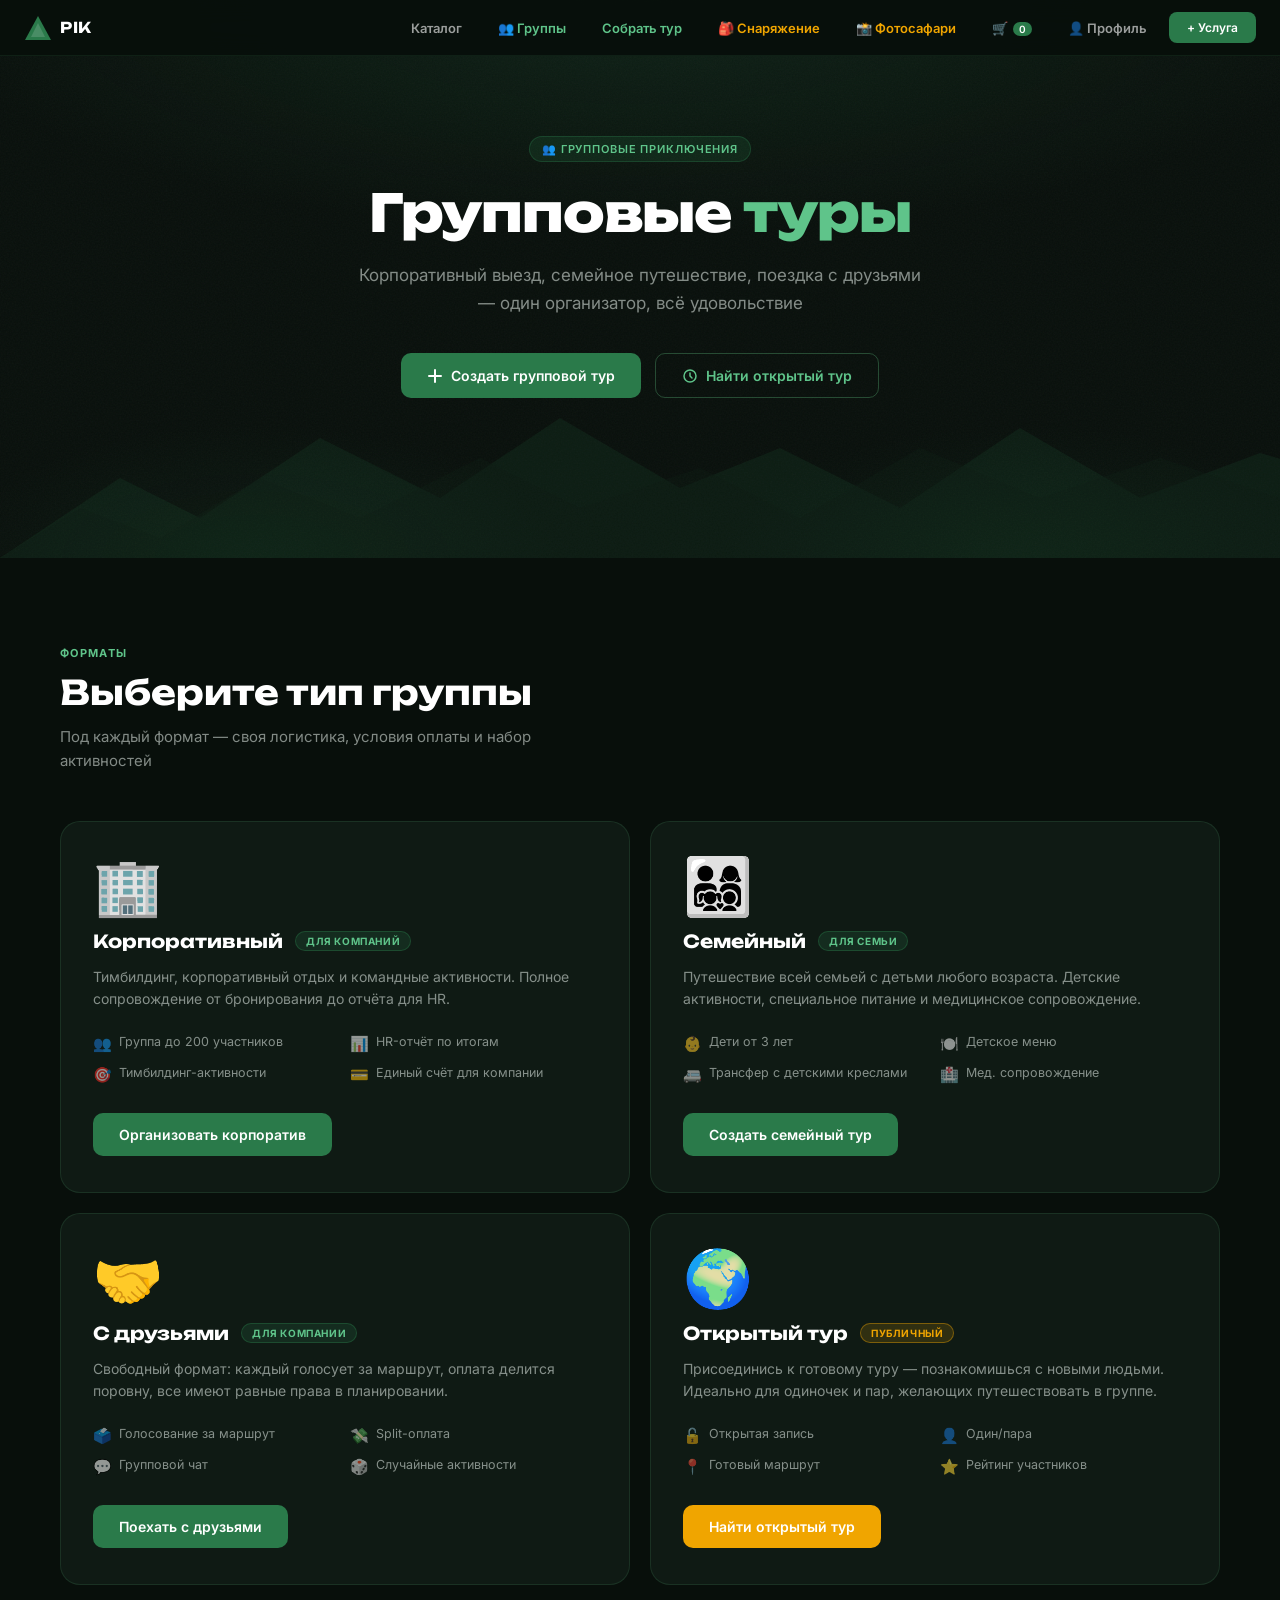
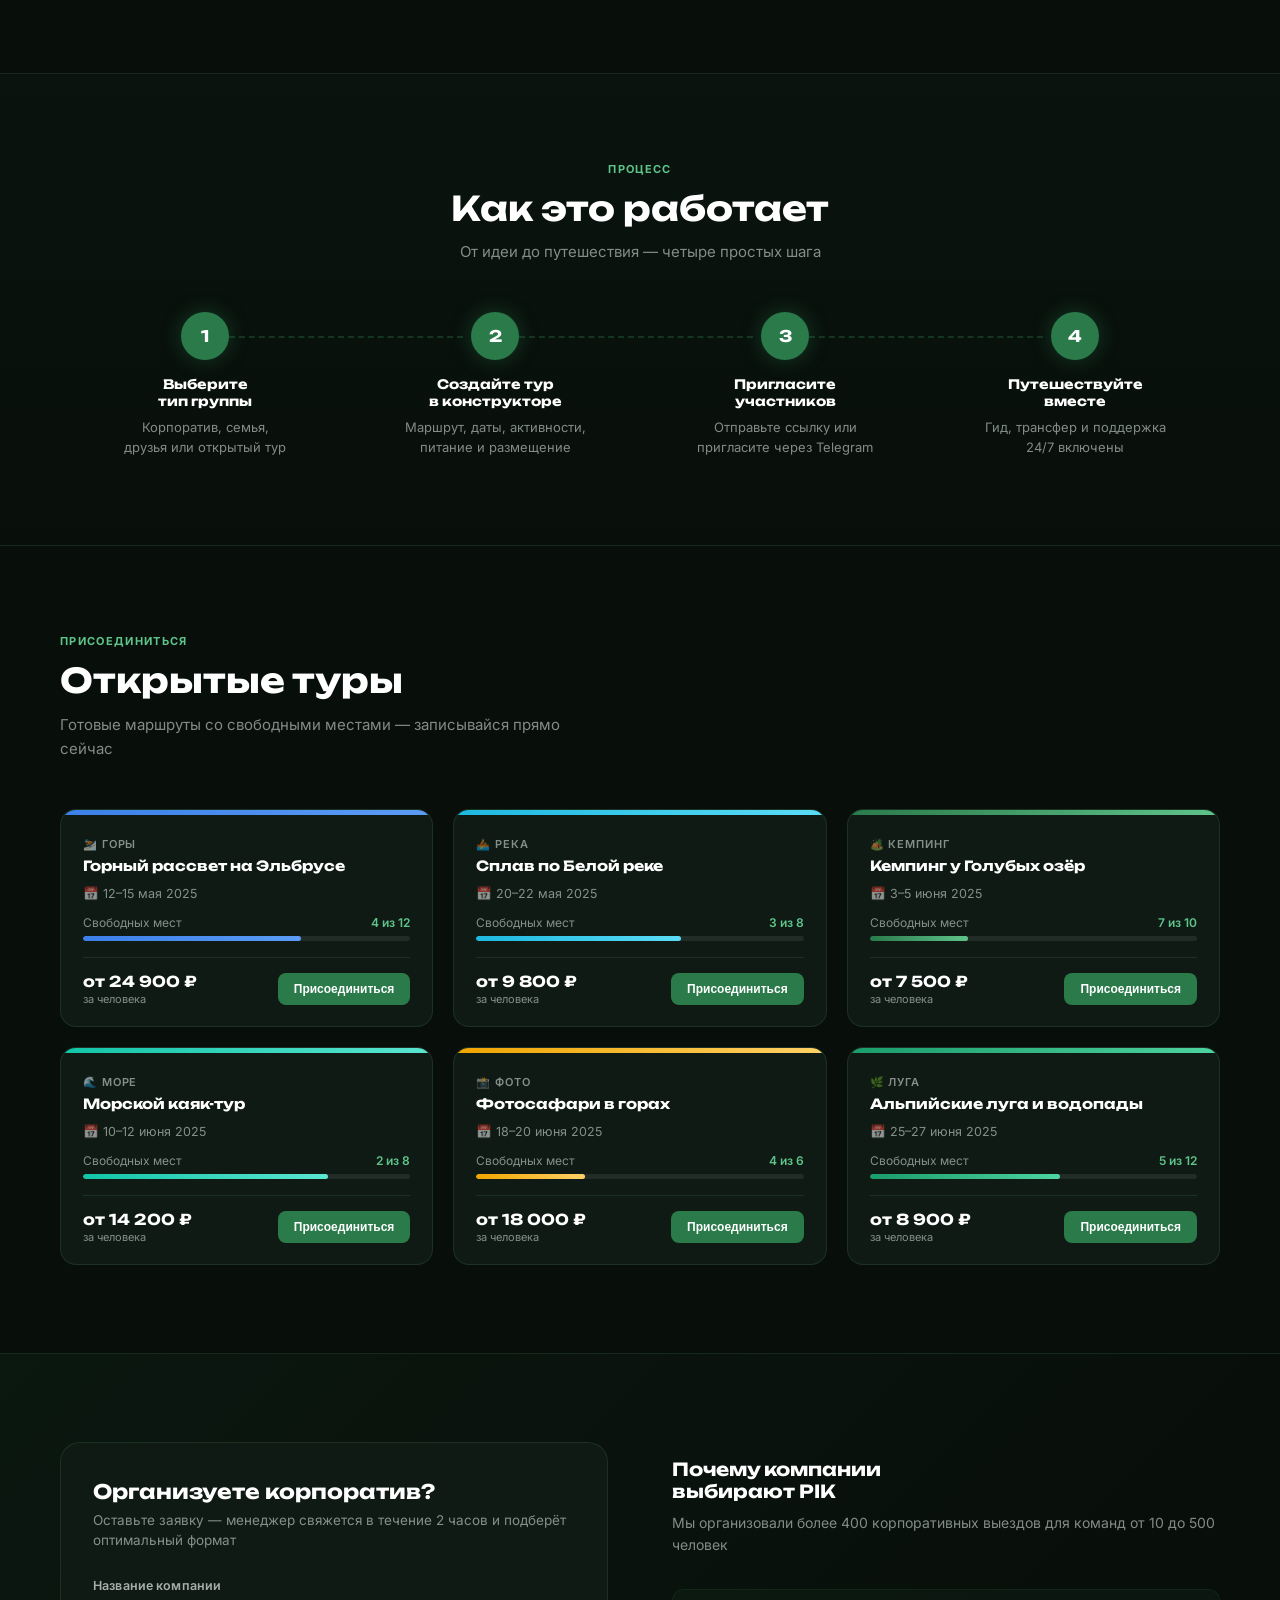
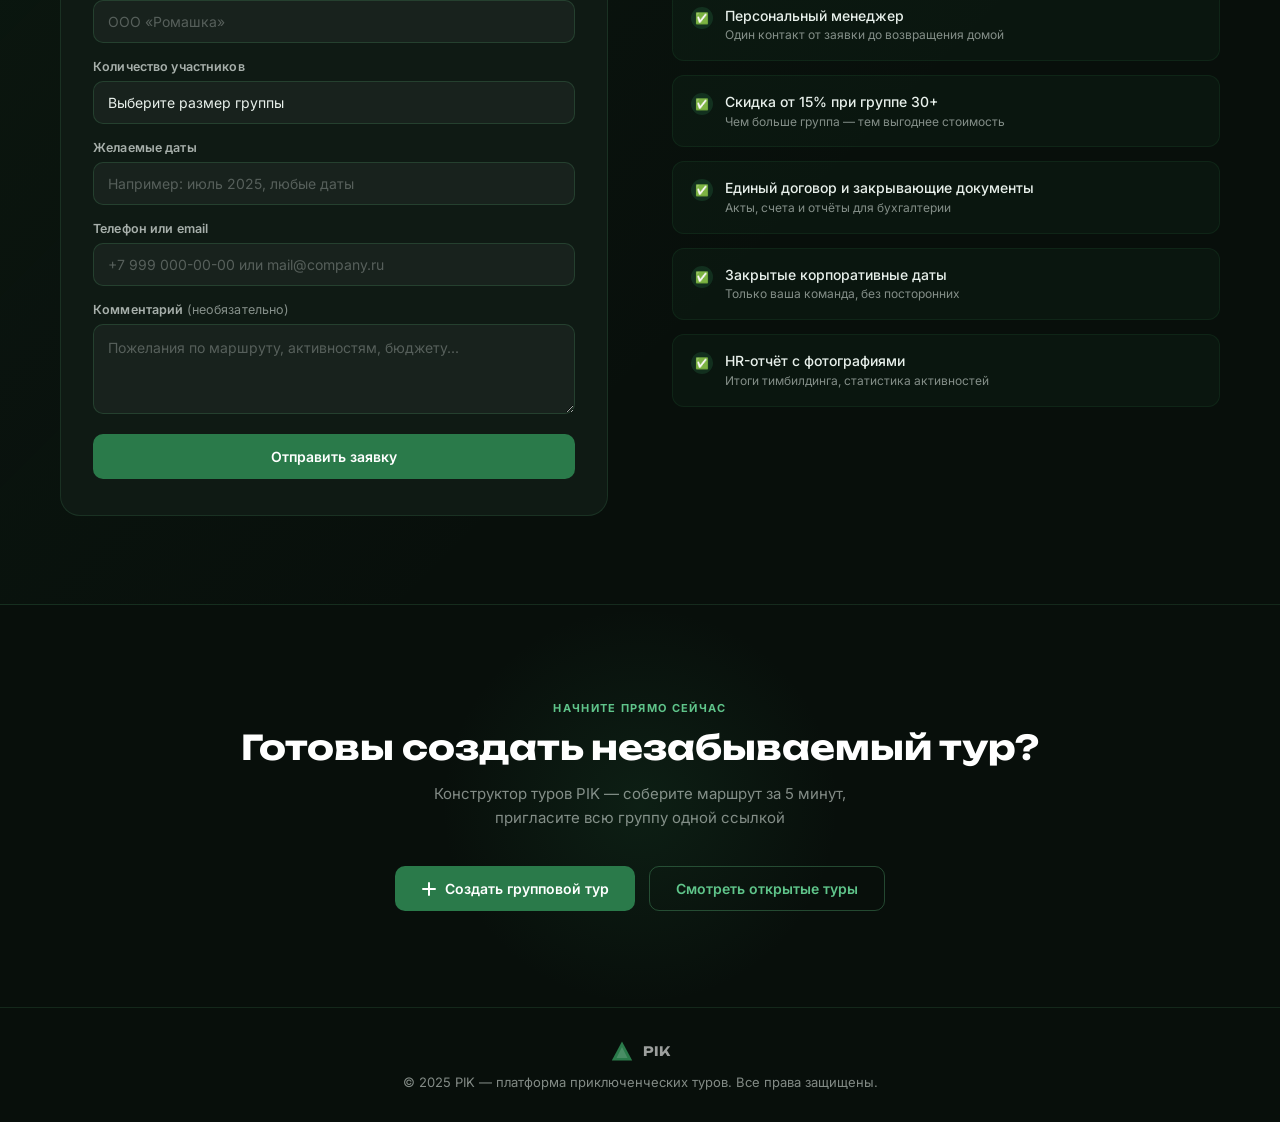
<file: group-tours.html>
<!DOCTYPE html>
<html lang="ru">
<head>
  <meta charset="UTF-8">
  <meta name="viewport" content="width=device-width, initial-scale=1.0">
  <title>Групповые туры — PIK</title>
  <link rel="preconnect" href="https://fonts.googleapis.com">
  <link rel="preconnect" href="https://fonts.gstatic.com" crossorigin>
  <link href="https://fonts.googleapis.com/css2?family=Unbounded:wght@400;600;700;800&family=Inter:wght@400;500;600;700&display=swap" rel="stylesheet">
  <style>
    *, *::before, *::after { box-sizing: border-box; margin: 0; padding: 0; }

    :root {
      --green: #2A7A4A;
      --green-hover: #1e5c38;
      --green-muted: #5fc48a;
      --gold: #f0a500;
      --bg: #080f0b;
      --card: #0f1a14;
      --border: rgba(90,180,120,0.15);
      --border-hover: #2A7A4A;
      --text: #e8f0eb;
      --text-muted: rgba(232,240,235,0.55);
    }

    html { scroll-behavior: smooth; }

    body {
      font-family: 'Inter', sans-serif;
      background: var(--bg);
      color: var(--text);
      min-height: 100vh;
      -webkit-font-smoothing: antialiased;
    }

    /* ── NAV ── */
    nav {
      position: fixed; top: 0; left: 0; right: 0; z-index: 100;
      display: flex; align-items: center; justify-content: space-between;
      padding: 0 24px; height: 56px;
      background: rgba(8,15,11,0.95);
      backdrop-filter: blur(12px);
      border-bottom: 1px solid rgba(90,180,120,0.1);
    }
    .logo {
      display: flex; align-items: center; gap: 8px; text-decoration: none;
    }
    .nav-links { display: flex; gap: 8px; align-items: center; }
    .nav-links a { text-decoration: none; transition: color 0.2s; }
    .nav-links a:hover { color: #fff !important; }

    /* ── HERO ── */
    .hero {
      padding-top: 56px;
      position: relative;
      min-height: 520px;
      display: flex;
      align-items: center;
      justify-content: center;
      text-align: center;
      overflow: hidden;
      background: var(--bg);
    }
    .hero-bg {
      position: absolute; inset: 0;
      background:
        radial-gradient(ellipse 80% 60% at 50% 0%, rgba(42,122,74,0.18) 0%, transparent 70%),
        radial-gradient(ellipse 40% 40% at 20% 100%, rgba(42,122,74,0.09) 0%, transparent 60%),
        radial-gradient(ellipse 40% 40% at 80% 100%, rgba(42,122,74,0.09) 0%, transparent 60%);
      pointer-events: none;
    }
    .hero-grain {
      position: absolute; inset: 0;
      opacity: 0.04;
      background-image: url("data:image/svg+xml,%3Csvg xmlns='http://www.w3.org/2000/svg' width='300' height='300'%3E%3Cfilter id='n'%3E%3CfeTurbulence type='fractalNoise' baseFrequency='0.65' numOctaves='3' stitchTiles='stitch'/%3E%3C/filter%3E%3Crect width='300' height='300' filter='url(%23n)' opacity='1'/%3E%3C/svg%3E");
      background-size: 300px 300px;
      pointer-events: none;
    }
    /* Mountain silhouette SVG pattern */
    .hero-mountains {
      position: absolute;
      bottom: 0; left: 0; right: 0;
      height: 160px;
      pointer-events: none;
      opacity: 0.12;
    }
    .hero-content {
      position: relative;
      z-index: 2;
      padding: 80px 24px 72px;
      max-width: 760px;
    }
    .hero-badge {
      display: inline-flex;
      align-items: center;
      gap: 6px;
      background: rgba(42,122,74,0.18);
      border: 1px solid rgba(42,122,74,0.35);
      color: var(--green-muted);
      font-size: 11px;
      font-weight: 600;
      letter-spacing: 0.08em;
      text-transform: uppercase;
      padding: 5px 12px;
      border-radius: 100px;
      margin-bottom: 22px;
    }
    .hero h1 {
      font-family: 'Unbounded', sans-serif;
      font-size: clamp(32px, 5vw, 52px);
      font-weight: 800;
      line-height: 1.1;
      letter-spacing: -0.02em;
      color: #fff;
      margin-bottom: 20px;
    }
    .hero h1 span { color: var(--green-muted); }
    .hero-sub {
      font-size: clamp(14px, 1.8vw, 17px);
      line-height: 1.65;
      color: var(--text-muted);
      max-width: 580px;
      margin: 0 auto 36px;
    }
    .hero-actions {
      display: flex;
      gap: 14px;
      justify-content: center;
      flex-wrap: wrap;
    }
    .btn-primary {
      display: inline-flex; align-items: center; gap: 8px;
      background: var(--green);
      color: #fff;
      font-family: 'Inter', sans-serif;
      font-size: 14px;
      font-weight: 600;
      padding: 13px 26px;
      border-radius: 10px;
      text-decoration: none;
      border: none;
      cursor: pointer;
      transition: all 0.2s;
    }
    .btn-primary:hover { background: var(--green-hover); transform: translateY(-1px); box-shadow: 0 8px 24px rgba(42,122,74,0.3); }
    .btn-outline {
      display: inline-flex; align-items: center; gap: 8px;
      background: transparent;
      color: var(--green-muted);
      font-family: 'Inter', sans-serif;
      font-size: 14px;
      font-weight: 600;
      padding: 13px 26px;
      border-radius: 10px;
      text-decoration: none;
      border: 1px solid rgba(90,180,120,0.35);
      cursor: pointer;
      transition: all 0.2s;
    }
    .btn-outline:hover { border-color: var(--green-muted); background: rgba(95,196,138,0.08); color: #fff; }
    .btn-gold {
      display: inline-flex; align-items: center; gap: 8px;
      background: var(--gold);
      color: #fff;
      font-family: 'Inter', sans-serif;
      font-size: 14px;
      font-weight: 600;
      padding: 13px 26px;
      border-radius: 10px;
      text-decoration: none;
      border: none;
      cursor: pointer;
      transition: all 0.2s;
    }
    .btn-gold:hover { background: #d99200; transform: translateY(-1px); box-shadow: 0 8px 24px rgba(240,165,0,0.3); }

    /* ── SECTIONS ── */
    section { padding: 88px 24px; }
    .container { max-width: 1160px; margin: 0 auto; }
    .section-label {
      font-size: 11px;
      font-weight: 700;
      letter-spacing: 0.12em;
      text-transform: uppercase;
      color: var(--green-muted);
      margin-bottom: 12px;
    }
    .section-title {
      font-family: 'Unbounded', sans-serif;
      font-size: clamp(22px, 3vw, 34px);
      font-weight: 700;
      line-height: 1.2;
      color: #fff;
      margin-bottom: 12px;
    }
    .section-sub {
      font-size: 15px;
      color: var(--text-muted);
      max-width: 500px;
      line-height: 1.6;
    }
    .section-header { margin-bottom: 48px; }

    /* ── TYPE CARDS ── */
    .types-grid {
      display: grid;
      grid-template-columns: repeat(2, 1fr);
      gap: 20px;
    }
    .type-card {
      background: var(--card);
      border: 1px solid var(--border);
      border-radius: 20px;
      padding: 36px 32px;
      transition: all 0.2s;
      position: relative;
      overflow: hidden;
    }
    .type-card::before {
      content: '';
      position: absolute;
      inset: 0;
      background: radial-gradient(ellipse 60% 40% at 50% 0%, rgba(42,122,74,0.06) 0%, transparent 70%);
      pointer-events: none;
      opacity: 0;
      transition: opacity 0.3s;
    }
    .type-card:hover {
      border-color: var(--green);
      box-shadow: 0 0 32px rgba(42,122,74,0.22), 0 4px 24px rgba(0,0,0,0.4);
      transform: translateY(-2px);
    }
    .type-card:hover::before { opacity: 1; }
    .type-card-emoji {
      font-size: 56px;
      line-height: 1;
      margin-bottom: 16px;
      display: block;
    }
    .type-card-head {
      display: flex;
      align-items: center;
      gap: 12px;
      margin-bottom: 14px;
      flex-wrap: wrap;
    }
    .type-card-title {
      font-family: 'Unbounded', sans-serif;
      font-size: 18px;
      font-weight: 700;
      color: #fff;
    }
    .badge {
      display: inline-block;
      background: rgba(42,122,74,0.2);
      border: 1px solid rgba(42,122,74,0.4);
      color: var(--green-muted);
      font-size: 10px;
      font-weight: 700;
      letter-spacing: 0.06em;
      text-transform: uppercase;
      padding: 3px 10px;
      border-radius: 100px;
    }
    .badge-gold {
      background: rgba(240,165,0,0.15);
      border: 1px solid rgba(240,165,0,0.4);
      color: var(--gold);
    }
    .type-card-desc {
      font-size: 14px;
      color: var(--text-muted);
      line-height: 1.6;
      margin-bottom: 22px;
    }
    .type-feats {
      display: grid;
      grid-template-columns: 1fr 1fr;
      gap: 10px;
      margin-bottom: 28px;
    }
    .feat-item {
      display: flex;
      align-items: flex-start;
      gap: 7px;
      font-size: 12.5px;
      color: var(--text-muted);
      line-height: 1.4;
    }
    .feat-icon { font-size: 15px; flex-shrink: 0; margin-top: 0px; }

    /* ── HOW IT WORKS ── */
    .how-section {
      background: linear-gradient(180deg, rgba(42,122,74,0.04) 0%, transparent 100%);
      border-top: 1px solid var(--border);
      border-bottom: 1px solid var(--border);
    }
    .steps-row {
      display: flex;
      align-items: flex-start;
      gap: 0;
      position: relative;
    }
    .step-item {
      flex: 1;
      display: flex;
      flex-direction: column;
      align-items: center;
      text-align: center;
      padding: 0 20px;
      position: relative;
    }
    .step-item:not(:last-child)::after {
      content: '';
      position: absolute;
      top: 24px;
      right: -4px;
      width: calc(100% - 56px);
      left: calc(50% + 24px);
      height: 1px;
      border-top: 2px dashed rgba(42,122,74,0.35);
    }
    .step-num {
      width: 48px; height: 48px;
      background: var(--green);
      border-radius: 50%;
      display: flex; align-items: center; justify-content: center;
      font-family: 'Unbounded', sans-serif;
      font-size: 16px;
      font-weight: 700;
      color: #fff;
      margin-bottom: 16px;
      flex-shrink: 0;
      box-shadow: 0 0 20px rgba(42,122,74,0.4);
      position: relative;
      z-index: 1;
    }
    .step-title {
      font-family: 'Unbounded', sans-serif;
      font-size: 13px;
      font-weight: 700;
      color: #fff;
      margin-bottom: 8px;
      line-height: 1.3;
    }
    .step-desc {
      font-size: 13px;
      color: var(--text-muted);
      line-height: 1.5;
    }

    /* ── OPEN TOURS ── */
    .tours-grid {
      display: grid;
      grid-template-columns: repeat(3, 1fr);
      gap: 20px;
    }
    .tour-card {
      background: var(--card);
      border: 1px solid var(--border);
      border-radius: 16px;
      overflow: hidden;
      transition: all 0.2s;
      display: flex;
      flex-direction: column;
    }
    .tour-card:hover {
      border-color: rgba(90,180,120,0.4);
      box-shadow: 0 8px 32px rgba(0,0,0,0.4);
      transform: translateY(-2px);
    }
    .tour-stripe {
      height: 5px;
      width: 100%;
    }
    .tour-body { padding: 22px 22px 20px; flex: 1; display: flex; flex-direction: column; }
    .tour-zone {
      font-size: 11px;
      font-weight: 600;
      letter-spacing: 0.08em;
      text-transform: uppercase;
      color: var(--text-muted);
      margin-bottom: 6px;
      display: flex;
      align-items: center;
      gap: 5px;
    }
    .tour-title {
      font-family: 'Unbounded', sans-serif;
      font-size: 14px;
      font-weight: 700;
      color: #fff;
      line-height: 1.35;
      margin-bottom: 10px;
    }
    .tour-dates {
      font-size: 12.5px;
      color: var(--text-muted);
      margin-bottom: 14px;
      display: flex;
      align-items: center;
      gap: 5px;
    }
    .seats-row {
      display: flex;
      align-items: center;
      justify-content: space-between;
      margin-bottom: 6px;
    }
    .seats-label {
      font-size: 12px;
      color: var(--text-muted);
    }
    .seats-count {
      font-size: 12px;
      font-weight: 600;
      color: var(--green-muted);
    }
    .progress-bar {
      height: 5px;
      background: rgba(255,255,255,0.08);
      border-radius: 100px;
      overflow: hidden;
      margin-bottom: 16px;
    }
    .progress-fill {
      height: 100%;
      border-radius: 100px;
      transition: width 0.3s;
    }
    .tour-footer {
      display: flex;
      align-items: center;
      justify-content: space-between;
      margin-top: auto;
      padding-top: 14px;
      border-top: 1px solid var(--border);
    }
    .tour-price {
      font-family: 'Unbounded', sans-serif;
      font-size: 15px;
      font-weight: 700;
      color: #fff;
    }
    .tour-price span {
      font-family: 'Inter', sans-serif;
      font-size: 11px;
      font-weight: 400;
      color: var(--text-muted);
      display: block;
      margin-top: 1px;
    }
    .btn-sm {
      display: inline-flex; align-items: center;
      background: var(--green);
      color: #fff;
      font-size: 12px;
      font-weight: 600;
      padding: 9px 16px;
      border-radius: 8px;
      text-decoration: none;
      border: none;
      cursor: pointer;
      transition: all 0.2s;
      white-space: nowrap;
    }
    .btn-sm:hover { background: var(--green-hover); }

    /* ── CORP FORM ── */
    .corp-section {
      background: linear-gradient(135deg, rgba(42,122,74,0.08) 0%, rgba(8,15,11,0) 60%);
      border-top: 1px solid var(--border);
      border-bottom: 1px solid var(--border);
    }
    .corp-inner {
      display: grid;
      grid-template-columns: 1fr 1fr;
      gap: 64px;
      align-items: start;
    }
    .corp-form {
      background: var(--card);
      border: 1px solid var(--border);
      border-radius: 20px;
      padding: 36px 32px;
    }
    .form-title {
      font-family: 'Unbounded', sans-serif;
      font-size: 20px;
      font-weight: 700;
      color: #fff;
      margin-bottom: 6px;
    }
    .form-sub {
      font-size: 13.5px;
      color: var(--text-muted);
      margin-bottom: 28px;
      line-height: 1.5;
    }
    .form-group { margin-bottom: 16px; }
    .form-group label {
      display: block;
      font-size: 12.5px;
      font-weight: 600;
      color: rgba(232,240,235,0.7);
      margin-bottom: 7px;
      letter-spacing: 0.01em;
    }
    .form-input, .form-select, .form-textarea {
      width: 100%;
      background: rgba(255,255,255,0.04);
      border: 1px solid rgba(90,180,120,0.2);
      border-radius: 10px;
      color: var(--text);
      font-family: 'Inter', sans-serif;
      font-size: 14px;
      padding: 12px 14px;
      outline: none;
      transition: border-color 0.2s, box-shadow 0.2s;
      -webkit-appearance: none;
    }
    .form-input:focus, .form-select:focus, .form-textarea:focus {
      border-color: rgba(42,122,74,0.6);
      box-shadow: 0 0 0 3px rgba(42,122,74,0.12);
    }
    .form-input::placeholder { color: rgba(232,240,235,0.3); }
    .form-select option { background: #0f1a14; color: var(--text); }
    .form-textarea {
      resize: vertical;
      min-height: 90px;
      line-height: 1.5;
    }
    .form-textarea::placeholder { color: rgba(232,240,235,0.3); }

    .corp-benefits { padding-top: 16px; }
    .corp-benefits-title {
      font-family: 'Unbounded', sans-serif;
      font-size: 18px;
      font-weight: 700;
      color: #fff;
      margin-bottom: 10px;
    }
    .corp-benefits-sub {
      font-size: 14px;
      color: var(--text-muted);
      margin-bottom: 32px;
      line-height: 1.6;
    }
    .benefit-list { display: flex; flex-direction: column; gap: 14px; }
    .benefit-item {
      display: flex;
      align-items: flex-start;
      gap: 12px;
      padding: 16px 18px;
      background: rgba(42,122,74,0.07);
      border: 1px solid rgba(42,122,74,0.15);
      border-radius: 12px;
      transition: all 0.2s;
    }
    .benefit-item:hover {
      background: rgba(42,122,74,0.12);
      border-color: rgba(42,122,74,0.28);
    }
    .benefit-check {
      width: 22px; height: 22px;
      background: rgba(42,122,74,0.25);
      border-radius: 50%;
      display: flex; align-items: center; justify-content: center;
      flex-shrink: 0;
      font-size: 11px;
      margin-top: 1px;
    }
    .benefit-text {
      font-size: 14px;
      color: var(--text);
      font-weight: 500;
      line-height: 1.4;
    }
    .benefit-text small {
      display: block;
      font-size: 12px;
      color: var(--text-muted);
      font-weight: 400;
      margin-top: 2px;
    }

    /* ── CTA ── */
    .cta-section {
      text-align: center;
      padding: 96px 24px;
    }
    .cta-glow {
      position: relative;
      display: inline-block;
    }
    .cta-glow::before {
      content: '';
      position: absolute;
      width: 400px; height: 400px;
      background: radial-gradient(circle, rgba(42,122,74,0.15) 0%, transparent 70%);
      top: 50%; left: 50%;
      transform: translate(-50%, -50%);
      pointer-events: none;
      z-index: 0;
    }
    .cta-section .section-label,
    .cta-section .section-title,
    .cta-section .section-sub,
    .cta-section .hero-actions {
      position: relative; z-index: 1;
    }
    .cta-section .section-sub {
      margin: 0 auto 36px;
      max-width: 480px;
      text-align: center;
    }
    .cta-section .section-label { text-align: center; }
    .cta-section .section-title { text-align: center; }

    /* ── FOOTER ── */
    footer {
      border-top: 1px solid var(--border);
      padding: 32px 24px;
      text-align: center;
      color: var(--text-muted);
      font-size: 13px;
    }

    /* ── RESPONSIVE ── */
    @media (max-width: 900px) {
      .types-grid { grid-template-columns: 1fr; }
      .tours-grid { grid-template-columns: repeat(2, 1fr); }
      .corp-inner { grid-template-columns: 1fr; gap: 40px; }
      .steps-row { flex-direction: column; gap: 32px; align-items: flex-start; }
      .step-item { flex-direction: row; text-align: left; padding: 0; }
      .step-item::after { display: none; }
      .step-num { margin-bottom: 0; margin-right: 16px; flex-shrink: 0; }
      .nav-links { gap: 2px; }
      .nav-links a[style*="padding:8px 14px"] { padding: 6px 8px !important; font-size: 11px !important; }
    }
    @media (max-width: 640px) {
      .tours-grid { grid-template-columns: 1fr; }
      .type-feats { grid-template-columns: 1fr; }
      .corp-form { padding: 24px 20px; }
      nav { padding: 0 12px; }
    }
    @media (max-width: 480px) {
      .nav-links a[style*="white-space:nowrap"] { display: none; }
    }
  </style>
</head>
<body>

<!-- NAV -->
<nav style="position:fixed;top:0;left:0;right:0;z-index:100;display:flex;align-items:center;justify-content:space-between;padding:0 24px;height:56px;background:rgba(8,15,11,0.95);backdrop-filter:blur(12px);border-bottom:1px solid rgba(90,180,120,0.1);">
  <a class="logo" href="index.html" style="display:flex;align-items:center;gap:8px;text-decoration:none;">
    <svg viewBox="0 0 28 28" width="28" height="28" fill="none"><polygon points="14,2 27,26 1,26" fill="#2A7A4A"/><polygon points="14,9 21,23 7,23" fill="rgba(255,255,255,0.15)"/></svg>
    <span style="font-family:'Unbounded',sans-serif;font-size:15px;font-weight:700;color:#fff;letter-spacing:0.5px;">PIK</span>
  </a>
  <div style="display:flex;gap:8px;align-items:center;">
    <a href="catalog.html" style="color:rgba(255,255,255,0.6);font-size:13px;font-weight:600;text-decoration:none;padding:8px 14px;">Каталог</a>
    <a href="group-tours.html" style="color:#5fc48a;font-size:13px;font-weight:600;text-decoration:none;padding:8px 14px;white-space:nowrap;">👥 Группы</a>
    <a href="tour-builder.html" style="color:#5fc48a;font-size:13px;font-weight:600;text-decoration:none;padding:8px 14px;white-space:nowrap;">Собрать тур</a>
    <a href="gear-shop.html" style="color:#f0a500;font-size:13px;font-weight:600;text-decoration:none;padding:8px 14px;white-space:nowrap;">🎒 Снаряжение</a>
    <a href="photo-safari.html" style="color:#f0a500;font-size:13px;font-weight:600;text-decoration:none;padding:8px 14px;white-space:nowrap;">📸 Фотосафари</a>
    <a href="cart.html" id="cartNavBtn" style="color:#f0a500;font-size:13px;font-weight:600;text-decoration:none;padding:8px 14px;white-space:nowrap;">🛒 <span id="cartCount" style="background:#2A7A4A;color:#fff;font-size:10px;padding:1px 6px;border-radius:10px;margin-left:2px;">0</span></a>
    <a href="profile.html" style="color:rgba(255,255,255,0.6);font-size:13px;font-weight:600;text-decoration:none;padding:8px 14px;white-space:nowrap;">👤 Профиль</a>
    <a href="partner.html" style="background:#2A7A4A;color:#fff;padding:8px 18px;font-size:12px;border-radius:8px;font-weight:600;text-decoration:none;white-space:nowrap;">+ Услуга</a>
  </div>
</nav>

<!-- HERO -->
<section class="hero">
  <div class="hero-bg"></div>
  <div class="hero-grain"></div>
  <!-- Mountain silhouette -->
  <svg class="hero-mountains" viewBox="0 0 1440 160" fill="none" preserveAspectRatio="none" xmlns="http://www.w3.org/2000/svg">
    <path d="M0 160L120 80L200 120L320 40L440 100L560 20L680 90L780 50L900 110L1020 30L1140 100L1260 55L1380 90L1440 70V160H0Z" fill="#2A7A4A"/>
    <path d="M0 160L80 110L160 140L260 80L360 120L480 60L580 110L700 70L800 120L920 50L1040 100L1160 60L1280 100L1440 80V160H0Z" fill="#1e5c38" opacity="0.5"/>
  </svg>
  <div class="hero-content">
    <div class="hero-badge">👥 Групповые приключения</div>
    <h1>Групповые <span>туры</span></h1>
    <p class="hero-sub">Корпоративный выезд, семейное путешествие, поездка с друзьями — один организатор, всё удовольствие</p>
    <div class="hero-actions">
      <a href="tour-builder.html?group=true" class="btn-primary">
        <svg width="16" height="16" viewBox="0 0 16 16" fill="none"><path d="M8 2v12M2 8h12" stroke="currentColor" stroke-width="2" stroke-linecap="round"/></svg>
        Создать групповой тур
      </a>
      <a href="#open-tours" class="btn-outline">
        <svg width="16" height="16" viewBox="0 0 16 16" fill="none"><circle cx="8" cy="8" r="6" stroke="currentColor" stroke-width="1.5"/><path d="M8 5v3l2 2" stroke="currentColor" stroke-width="1.5" stroke-linecap="round"/></svg>
        Найти открытый тур
      </a>
    </div>
  </div>
</section>

<!-- ТИПЫ ГРУПП -->
<section>
  <div class="container">
    <div class="section-header">
      <div class="section-label">Форматы</div>
      <h2 class="section-title">Выберите тип группы</h2>
      <p class="section-sub">Под каждый формат — своя логистика, условия оплаты и набор активностей</p>
    </div>

    <div class="types-grid">

      <!-- Корпоратив -->
      <div class="type-card">
        <span class="type-card-emoji">🏢</span>
        <div class="type-card-head">
          <span class="type-card-title">Корпоративный</span>
          <span class="badge">для компаний</span>
        </div>
        <p class="type-card-desc">Тимбилдинг, корпоративный отдых и командные активности. Полное сопровождение от бронирования до отчёта для HR.</p>
        <div class="type-feats">
          <div class="feat-item">
            <span class="feat-icon">👥</span>
            <span>Группа до 200 участников</span>
          </div>
          <div class="feat-item">
            <span class="feat-icon">📊</span>
            <span>HR-отчёт по итогам</span>
          </div>
          <div class="feat-item">
            <span class="feat-icon">🎯</span>
            <span>Тимбилдинг-активности</span>
          </div>
          <div class="feat-item">
            <span class="feat-icon">💳</span>
            <span>Единый счёт для компании</span>
          </div>
        </div>
        <a href="tour-builder.html?group=corporate" class="btn-primary" style="width:fit-content;">Организовать корпоратив</a>
      </div>

      <!-- Семейный -->
      <div class="type-card">
        <span class="type-card-emoji">👨‍👩‍👧‍👦</span>
        <div class="type-card-head">
          <span class="type-card-title">Семейный</span>
          <span class="badge">для семьи</span>
        </div>
        <p class="type-card-desc">Путешествие всей семьей с детьми любого возраста. Детские активности, специальное питание и медицинское сопровождение.</p>
        <div class="type-feats">
          <div class="feat-item">
            <span class="feat-icon">👶</span>
            <span>Дети от 3 лет</span>
          </div>
          <div class="feat-item">
            <span class="feat-icon">🍽️</span>
            <span>Детское меню</span>
          </div>
          <div class="feat-item">
            <span class="feat-icon">🚐</span>
            <span>Трансфер с детскими креслами</span>
          </div>
          <div class="feat-item">
            <span class="feat-icon">🏥</span>
            <span>Мед. сопровождение</span>
          </div>
        </div>
        <a href="tour-builder.html?group=family" class="btn-primary" style="width:fit-content;">Создать семейный тур</a>
      </div>

      <!-- Друзья -->
      <div class="type-card">
        <span class="type-card-emoji">🤝</span>
        <div class="type-card-head">
          <span class="type-card-title">С друзьями</span>
          <span class="badge">для компании</span>
        </div>
        <p class="type-card-desc">Свободный формат: каждый голосует за маршрут, оплата делится поровну, все имеют равные права в планировании.</p>
        <div class="type-feats">
          <div class="feat-item">
            <span class="feat-icon">🗳️</span>
            <span>Голосование за маршрут</span>
          </div>
          <div class="feat-item">
            <span class="feat-icon">💸</span>
            <span>Split-оплата</span>
          </div>
          <div class="feat-item">
            <span class="feat-icon">💬</span>
            <span>Групповой чат</span>
          </div>
          <div class="feat-item">
            <span class="feat-icon">🎲</span>
            <span>Случайные активности</span>
          </div>
        </div>
        <a href="tour-builder.html?group=friends" class="btn-primary" style="width:fit-content;">Поехать с друзьями</a>
      </div>

      <!-- Открытый тур -->
      <div class="type-card">
        <span class="type-card-emoji">🌍</span>
        <div class="type-card-head">
          <span class="type-card-title">Открытый тур</span>
          <span class="badge badge-gold">публичный</span>
        </div>
        <p class="type-card-desc">Присоединись к готовому туру — познакомишься с новыми людьми. Идеально для одиночек и пар, желающих путешествовать в группе.</p>
        <div class="type-feats">
          <div class="feat-item">
            <span class="feat-icon">🔓</span>
            <span>Открытая запись</span>
          </div>
          <div class="feat-item">
            <span class="feat-icon">👤</span>
            <span>Один/пара</span>
          </div>
          <div class="feat-item">
            <span class="feat-icon">📍</span>
            <span>Готовый маршрут</span>
          </div>
          <div class="feat-item">
            <span class="feat-icon">⭐</span>
            <span>Рейтинг участников</span>
          </div>
        </div>
        <a href="#open-tours" class="btn-gold" style="width:fit-content;">Найти открытый тур</a>
      </div>

    </div>
  </div>
</section>

<!-- КАК ЭТО РАБОТАЕТ -->
<section class="how-section">
  <div class="container">
    <div class="section-header" style="text-align:center;">
      <div class="section-label" style="text-align:center;">Процесс</div>
      <h2 class="section-title" style="text-align:center;">Как это работает</h2>
      <p class="section-sub" style="text-align:center; max-width:420px; margin:0 auto;">От идеи до путешествия — четыре простых шага</p>
    </div>
    <div class="steps-row">
      <div class="step-item">
        <div class="step-num">1</div>
        <div>
          <div class="step-title">Выберите<br>тип группы</div>
          <div class="step-desc">Корпоратив, семья,<br>друзья или открытый тур</div>
        </div>
      </div>
      <div class="step-item">
        <div class="step-num">2</div>
        <div>
          <div class="step-title">Создайте тур<br>в конструкторе</div>
          <div class="step-desc">Маршрут, даты, активности,<br>питание и размещение</div>
        </div>
      </div>
      <div class="step-item">
        <div class="step-num">3</div>
        <div>
          <div class="step-title">Пригласите<br>участников</div>
          <div class="step-desc">Отправьте ссылку или<br>пригласите через Telegram</div>
        </div>
      </div>
      <div class="step-item">
        <div class="step-num">4</div>
        <div>
          <div class="step-title">Путешествуйте<br>вместе</div>
          <div class="step-desc">Гид, трансфер и поддержка<br>24/7 включены</div>
        </div>
      </div>
    </div>
  </div>
</section>

<!-- ОТКРЫТЫЕ ТУРЫ -->
<section id="open-tours">
  <div class="container">
    <div class="section-header">
      <div class="section-label">Присоединиться</div>
      <h2 class="section-title">Открытые туры</h2>
      <p class="section-sub">Готовые маршруты со свободными местами — записывайся прямо сейчас</p>
    </div>

    <div class="tours-grid">

      <!-- 1 -->
      <div class="tour-card">
        <div class="tour-stripe" style="background:linear-gradient(90deg,#3b7fe8,#5b9cf6);"></div>
        <div class="tour-body">
          <div class="tour-zone">⛷️ горы</div>
          <div class="tour-title">Горный рассвет на Эльбрусе</div>
          <div class="tour-dates">📅 12–15 мая 2025</div>
          <div class="seats-row">
            <span class="seats-label">Свободных мест</span>
            <span class="seats-count">4 из 12</span>
          </div>
          <div class="progress-bar">
            <div class="progress-fill" style="width:66.7%;background:linear-gradient(90deg,#3b7fe8,#5b9cf6);"></div>
          </div>
          <div class="tour-footer">
            <div class="tour-price">от 24 900 ₽<span>за человека</span></div>
            <button class="btn-sm" onclick="alert('Записываем вас на «Горный рассвет на Эльбрусе»!')">Присоединиться</button>
          </div>
        </div>
      </div>

      <!-- 2 -->
      <div class="tour-card">
        <div class="tour-stripe" style="background:linear-gradient(90deg,#1db8e0,#5bdcf6);"></div>
        <div class="tour-body">
          <div class="tour-zone">🚣 река</div>
          <div class="tour-title">Сплав по Белой реке</div>
          <div class="tour-dates">📅 20–22 мая 2025</div>
          <div class="seats-row">
            <span class="seats-label">Свободных мест</span>
            <span class="seats-count">3 из 8</span>
          </div>
          <div class="progress-bar">
            <div class="progress-fill" style="width:62.5%;background:linear-gradient(90deg,#1db8e0,#5bdcf6);"></div>
          </div>
          <div class="tour-footer">
            <div class="tour-price">от 9 800 ₽<span>за человека</span></div>
            <button class="btn-sm" onclick="alert('Записываем вас на «Сплав по Белой реке»!')">Присоединиться</button>
          </div>
        </div>
      </div>

      <!-- 3 -->
      <div class="tour-card">
        <div class="tour-stripe" style="background:linear-gradient(90deg,#2A7A4A,#5fc48a);"></div>
        <div class="tour-body">
          <div class="tour-zone">🏕️ кемпинг</div>
          <div class="tour-title">Кемпинг у Голубых озёр</div>
          <div class="tour-dates">📅 3–5 июня 2025</div>
          <div class="seats-row">
            <span class="seats-label">Свободных мест</span>
            <span class="seats-count">7 из 10</span>
          </div>
          <div class="progress-bar">
            <div class="progress-fill" style="width:30%;background:linear-gradient(90deg,#2A7A4A,#5fc48a);"></div>
          </div>
          <div class="tour-footer">
            <div class="tour-price">от 7 500 ₽<span>за человека</span></div>
            <button class="btn-sm" onclick="alert('Записываем вас на «Кемпинг у Голубых озёр»!')">Присоединиться</button>
          </div>
        </div>
      </div>

      <!-- 4 -->
      <div class="tour-card">
        <div class="tour-stripe" style="background:linear-gradient(90deg,#12c5a8,#5be6d0);"></div>
        <div class="tour-body">
          <div class="tour-zone">🌊 море</div>
          <div class="tour-title">Морской каяк-тур</div>
          <div class="tour-dates">📅 10–12 июня 2025</div>
          <div class="seats-row">
            <span class="seats-label">Свободных мест</span>
            <span class="seats-count">2 из 8</span>
          </div>
          <div class="progress-bar">
            <div class="progress-fill" style="width:75%;background:linear-gradient(90deg,#12c5a8,#5be6d0);"></div>
          </div>
          <div class="tour-footer">
            <div class="tour-price">от 14 200 ₽<span>за человека</span></div>
            <button class="btn-sm" onclick="alert('Записываем вас на «Морской каяк-тур»!')">Присоединиться</button>
          </div>
        </div>
      </div>

      <!-- 5 -->
      <div class="tour-card">
        <div class="tour-stripe" style="background:linear-gradient(90deg,#f0a500,#ffd166);"></div>
        <div class="tour-body">
          <div class="tour-zone">📸 фото</div>
          <div class="tour-title">Фотосафари в горах</div>
          <div class="tour-dates">📅 18–20 июня 2025</div>
          <div class="seats-row">
            <span class="seats-label">Свободных мест</span>
            <span class="seats-count">4 из 6</span>
          </div>
          <div class="progress-bar">
            <div class="progress-fill" style="width:33.3%;background:linear-gradient(90deg,#f0a500,#ffd166);"></div>
          </div>
          <div class="tour-footer">
            <div class="tour-price">от 18 000 ₽<span>за человека</span></div>
            <button class="btn-sm" onclick="alert('Записываем вас на «Фотосафари в горах»!')">Присоединиться</button>
          </div>
        </div>
      </div>

      <!-- 6 -->
      <div class="tour-card">
        <div class="tour-stripe" style="background:linear-gradient(90deg,#1a9c6b,#4dd4a0);"></div>
        <div class="tour-body">
          <div class="tour-zone">🌿 луга</div>
          <div class="tour-title">Альпийские луга и водопады</div>
          <div class="tour-dates">📅 25–27 июня 2025</div>
          <div class="seats-row">
            <span class="seats-label">Свободных мест</span>
            <span class="seats-count">5 из 12</span>
          </div>
          <div class="progress-bar">
            <div class="progress-fill" style="width:58.3%;background:linear-gradient(90deg,#1a9c6b,#4dd4a0);"></div>
          </div>
          <div class="tour-footer">
            <div class="tour-price">от 8 900 ₽<span>за человека</span></div>
            <button class="btn-sm" onclick="alert('Записываем вас на «Альпийские луга и водопады»!')">Присоединиться</button>
          </div>
        </div>
      </div>

    </div>
  </div>
</section>

<!-- КОРПОРАТИВНАЯ ФОРМА -->
<section class="corp-section">
  <div class="container">
    <div class="corp-inner">
      <div class="corp-form">
        <div class="form-title">Организуете корпоратив?</div>
        <p class="form-sub">Оставьте заявку — менеджер свяжется в течение 2 часов и подберёт оптимальный формат</p>

        <form onsubmit="event.preventDefault(); alert('Заявка принята! Мы свяжемся в течение 2 часов');">
          <div class="form-group">
            <label>Название компании</label>
            <input type="text" class="form-input" placeholder="ООО «Ромашка»">
          </div>
          <div class="form-group">
            <label>Количество участников</label>
            <select class="form-select">
              <option value="">Выберите размер группы</option>
              <option value="10-30">10–30 человек</option>
              <option value="30-50">30–50 человек</option>
              <option value="50-100">50–100 человек</option>
              <option value="100+">100+ человек</option>
            </select>
          </div>
          <div class="form-group">
            <label>Желаемые даты</label>
            <input type="text" class="form-input" placeholder="Например: июль 2025, любые даты">
          </div>
          <div class="form-group">
            <label>Телефон или email</label>
            <input type="text" class="form-input" placeholder="+7 999 000-00-00 или mail@company.ru">
          </div>
          <div class="form-group">
            <label>Комментарий <span style="color:var(--text-muted);font-weight:400;">(необязательно)</span></label>
            <textarea class="form-textarea" placeholder="Пожелания по маршруту, активностям, бюджету..."></textarea>
          </div>
          <button type="submit" class="btn-primary" style="width:100%;justify-content:center;padding:14px;">
            Отправить заявку
          </button>
        </form>
      </div>

      <div class="corp-benefits">
        <div class="corp-benefits-title">Почему компании<br>выбирают PIK</div>
        <p class="corp-benefits-sub">Мы организовали более 400 корпоративных выездов для команд от 10 до 500 человек</p>
        <div class="benefit-list">
          <div class="benefit-item">
            <div class="benefit-check">✅</div>
            <div class="benefit-text">
              Персональный менеджер
              <small>Один контакт от заявки до возвращения домой</small>
            </div>
          </div>
          <div class="benefit-item">
            <div class="benefit-check">✅</div>
            <div class="benefit-text">
              Скидка от 15% при группе 30+
              <small>Чем больше группа — тем выгоднее стоимость</small>
            </div>
          </div>
          <div class="benefit-item">
            <div class="benefit-check">✅</div>
            <div class="benefit-text">
              Единый договор и закрывающие документы
              <small>Акты, счета и отчёты для бухгалтерии</small>
            </div>
          </div>
          <div class="benefit-item">
            <div class="benefit-check">✅</div>
            <div class="benefit-text">
              Закрытые корпоративные даты
              <small>Только ваша команда, без посторонних</small>
            </div>
          </div>
          <div class="benefit-item">
            <div class="benefit-check">✅</div>
            <div class="benefit-text">
              HR-отчёт с фотографиями
              <small>Итоги тимбилдинга, статистика активностей</small>
            </div>
          </div>
        </div>
      </div>
    </div>
  </div>
</section>

<!-- CTA -->
<section class="cta-section">
  <div class="cta-glow">
    <div class="section-label">Начните прямо сейчас</div>
    <h2 class="section-title" style="margin-bottom:14px;">Готовы создать незабываемый тур?</h2>
    <p class="section-sub">Конструктор туров PIK — соберите маршрут за 5 минут, пригласите всю группу одной ссылкой</p>
    <div class="hero-actions">
      <a href="tour-builder.html?group=true" class="btn-primary">
        <svg width="16" height="16" viewBox="0 0 16 16" fill="none"><path d="M8 2v12M2 8h12" stroke="currentColor" stroke-width="2" stroke-linecap="round"/></svg>
        Создать групповой тур
      </a>
      <a href="#open-tours" class="btn-outline">Смотреть открытые туры</a>
    </div>
  </div>
</section>

<!-- FOOTER -->
<footer>
  <div style="display:flex;align-items:center;justify-content:center;gap:10px;margin-bottom:12px;">
    <svg viewBox="0 0 28 28" width="22" height="22" fill="none"><polygon points="14,2 27,26 1,26" fill="#2A7A4A"/><polygon points="14,9 21,23 7,23" fill="rgba(255,255,255,0.15)"/></svg>
    <span style="font-family:'Unbounded',sans-serif;font-size:13px;font-weight:700;color:rgba(255,255,255,0.6);">PIK</span>
  </div>
  <p>© 2025 PIK — платформа приключенческих туров. Все права защищены.</p>
</footer>
<script>function updateCartCount(){try{const c=JSON.parse(localStorage.getItem('pik_cart'))||[];const el=document.getElementById('cartCount');if(el)el.textContent=c.length;}catch(e){}}updateCartCount();</script>

</body>
</html>
</file>
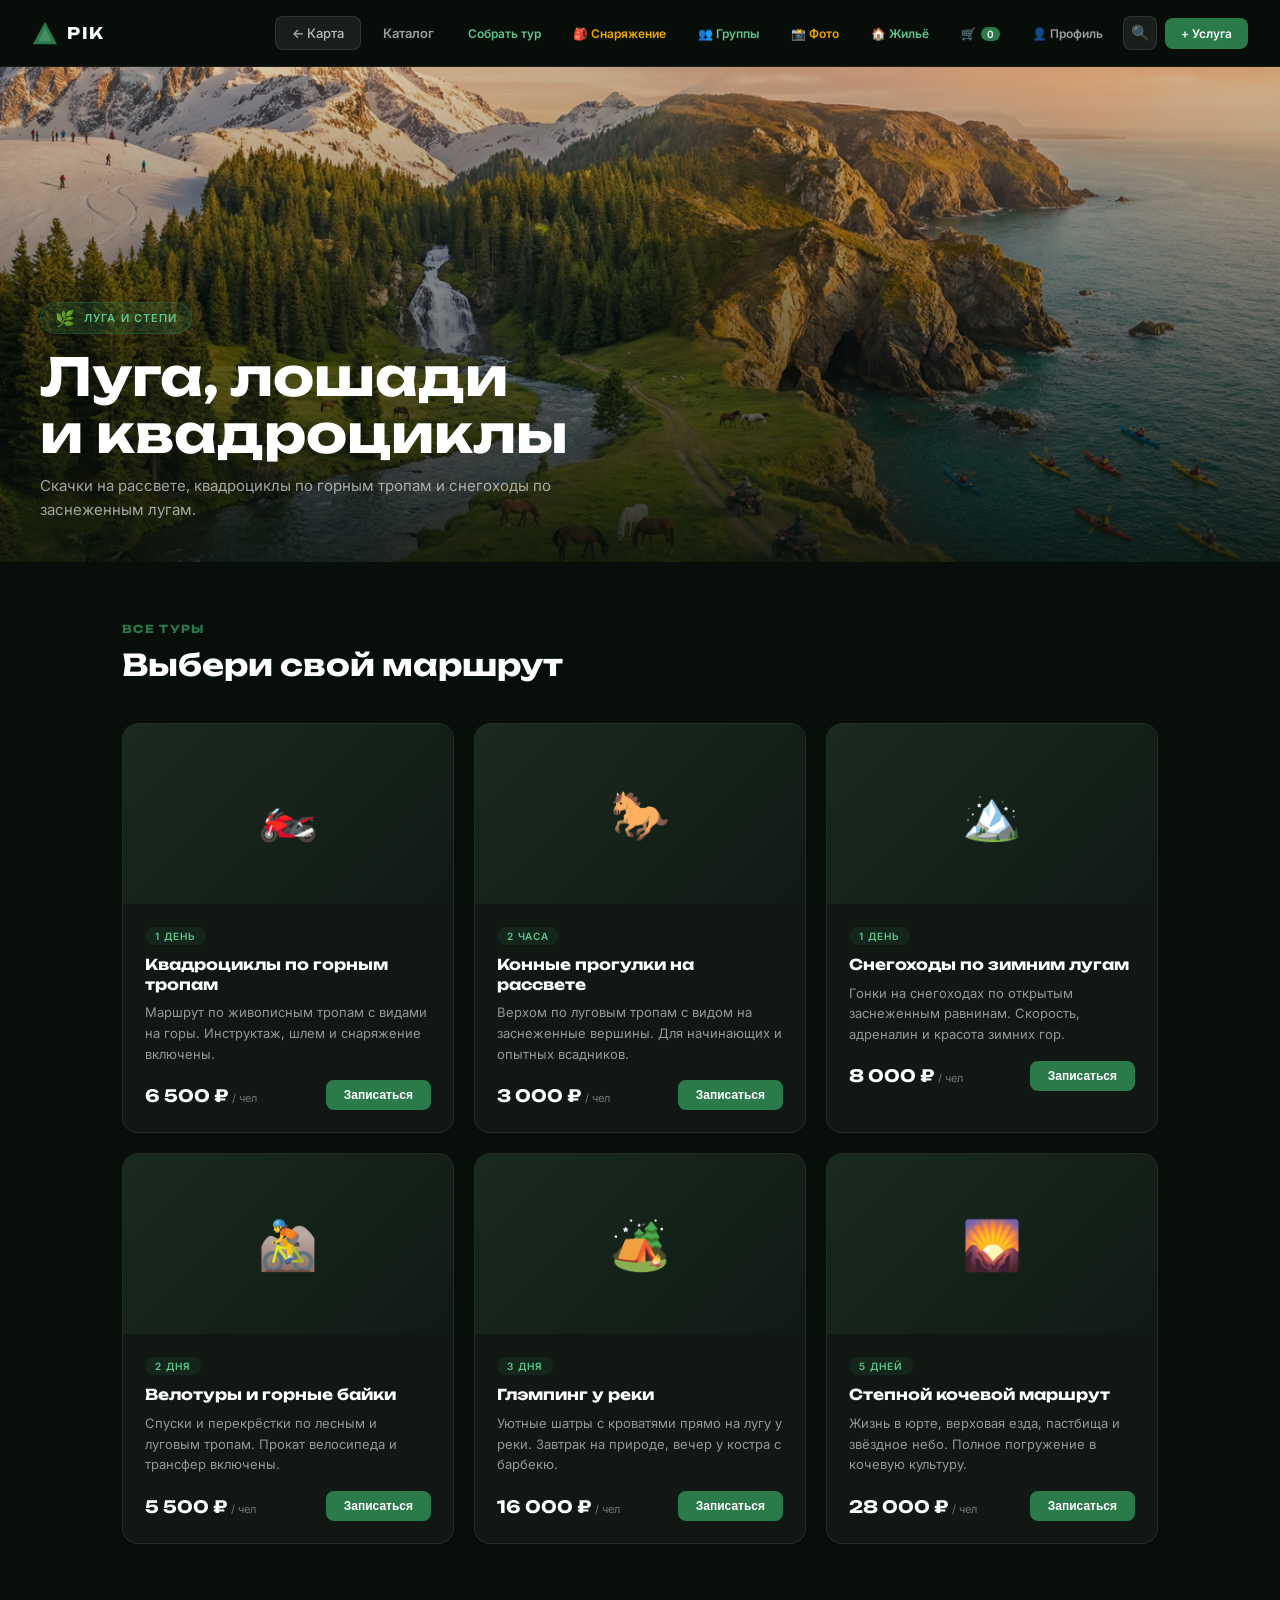
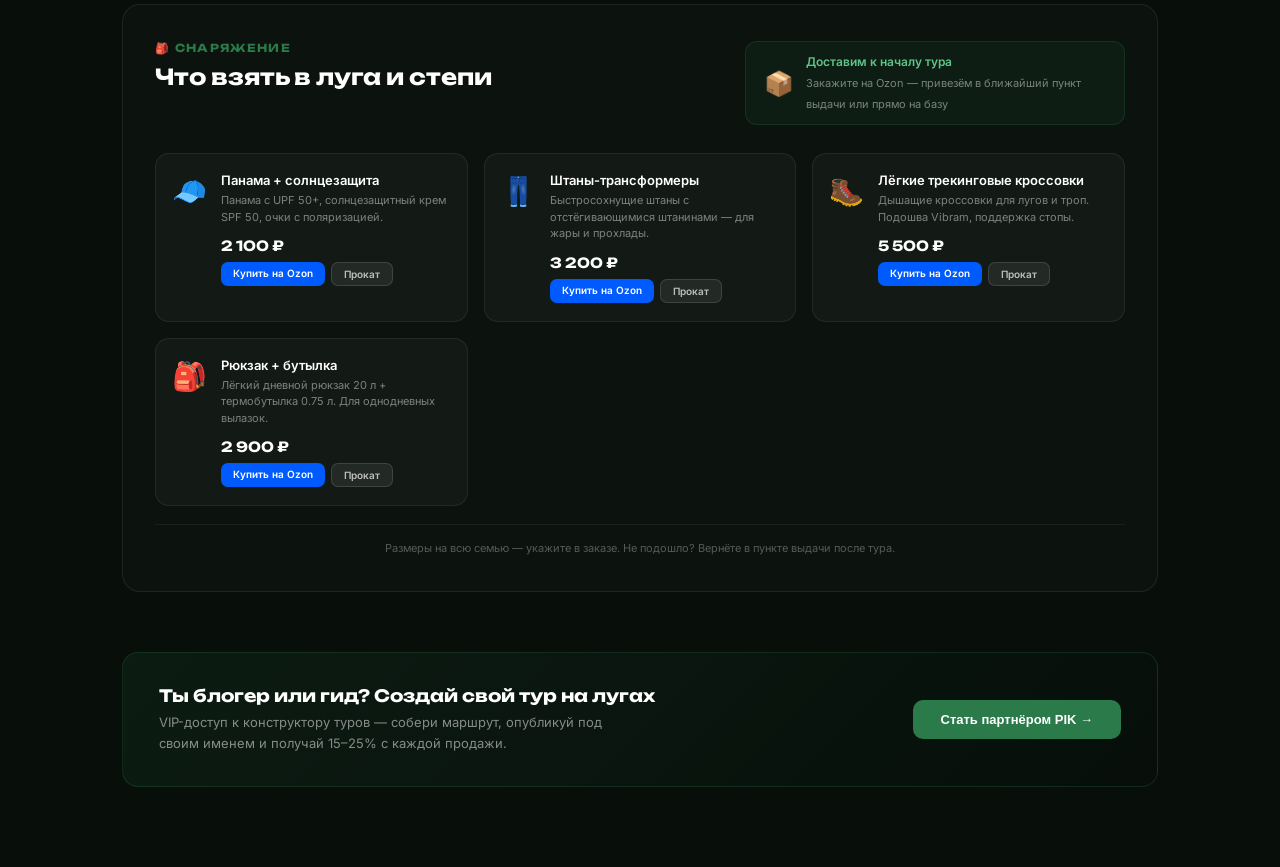
<file: meadow.html>
<!DOCTYPE html>
<html lang="ru">
<head>
  <meta charset="UTF-8"/>
  <meta name="viewport" content="width=device-width, initial-scale=1.0"/>
  <title>PIK — Луга и приключения</title>
  <link rel="preconnect" href="https://fonts.googleapis.com"/>
  <link rel="preconnect" href="https://fonts.gstatic.com" crossorigin/>
  <link href="https://fonts.googleapis.com/css2?family=Unbounded:wght@400;700&family=Inter:wght@400;500;600&display=swap" rel="stylesheet"/>
  <link rel="stylesheet" href="tour.css"/>
  <style>
  /* ── GEAR SECTION ── */
  .gear-section {
    margin-top: 60px; padding: 36px 32px;
    background: rgba(255,255,255,0.02);
    border: 1px solid rgba(255,255,255,0.07);
    border-radius: 18px;
  }
  .gear-header {
    display: flex; justify-content: space-between; align-items: flex-start;
    gap: 20px; flex-wrap: wrap; margin-bottom: 28px;
  }
  .gear-title {
    font-family: 'Unbounded', sans-serif;
    font-size: clamp(17px, 2.5vw, 22px);
    font-weight: 700; color: #fff;
  }
  .gear-delivery {
    display: flex; align-items: center; gap: 12px;
    background: rgba(42,122,74,0.1); border: 1px solid rgba(42,122,74,0.25);
    border-radius: 12px; padding: 12px 18px; max-width: 380px;
  }
  .gear-delivery-icon { font-size: 24px; flex-shrink: 0; }
  .gear-delivery-text strong { display: block; font-size: 12px; color: #5fc48a; font-weight: 600; margin-bottom: 2px; }
  .gear-delivery-text span { font-size: 11px; color: rgba(255,255,255,0.45); line-height: 1.4; }
  .gear-grid {
    display: grid;
    grid-template-columns: repeat(auto-fill, minmax(260px, 1fr));
    gap: 16px;
  }
  .gear-card {
    display: flex; gap: 14px;
    background: rgba(255,255,255,0.03);
    border: 1px solid rgba(255,255,255,0.07);
    border-radius: 14px; padding: 18px 16px;
    transition: border-color 0.2s, background 0.2s;
  }
  .gear-card:hover {
    border-color: rgba(42,122,74,0.4);
    background: rgba(42,122,74,0.05);
  }
  .gear-icon {
    font-size: 28px; flex-shrink: 0; margin-top: 2px;
  }
  .gear-body { flex: 1; min-width: 0; }
  .gear-name {
    font-size: 13px; font-weight: 600; color: #fff; margin-bottom: 4px;
  }
  .gear-desc {
    font-size: 11px; color: rgba(255,255,255,0.45); line-height: 1.5; margin-bottom: 12px;
  }
  .gear-footer {
    display: flex; align-items: center; justify-content: space-between; gap: 8px; flex-wrap: wrap;
  }
  .gear-price {
    font-family: 'Unbounded', sans-serif;
    font-size: 14px; font-weight: 700; color: #fff;
  }
  .gear-btns { display: flex; gap: 6px; }
  .gear-buy {
    background: #005bff; color: #fff; border: none;
    padding: 5px 12px; border-radius: 7px;
    font-size: 10px; font-weight: 600; text-decoration: none;
    transition: background 0.15s; white-space: nowrap;
  }
  .gear-buy:hover { background: #004ad6; }
  .gear-rent {
    background: rgba(255,255,255,0.07); color: rgba(255,255,255,0.7);
    border: 1px solid rgba(255,255,255,0.12);
    padding: 5px 12px; border-radius: 7px;
    font-size: 10px; font-weight: 600; text-decoration: none;
    transition: all 0.15s; white-space: nowrap;
  }
  .gear-rent:hover { background: rgba(255,255,255,0.12); color: #fff; }
  .gear-note {
    margin-top: 18px; text-align: center;
    font-size: 11px; color: rgba(255,255,255,0.3);
    padding-top: 16px; border-top: 1px solid rgba(255,255,255,0.06);
  }
  @media (max-width: 600px) {
    .gear-section { padding: 24px 16px; }
    .gear-card { flex-direction: column; gap: 8px; }
    .gear-delivery { max-width: 100%; }
  }

  </style>
  <style>
  /* ── SEARCH OVERLAY ── */
  .search-overlay {
    display:none; position:fixed; inset:0; z-index:9999;
    background:rgba(8,15,11,0.85); backdrop-filter:blur(8px);
    align-items:flex-start; justify-content:center; padding-top:12vh;
  }
  .search-overlay.open { display:flex; }
  .search-modal {
    background:#111e16; border:1px solid rgba(255,255,255,0.1);
    border-radius:18px; width:580px; max-width:92vw;
    max-height:70vh; overflow:hidden;
    display:flex; flex-direction:column;
    animation:searchIn 0.2s ease;
  }
  @keyframes searchIn { from{transform:translateY(-12px);opacity:0} to{transform:translateY(0);opacity:1} }
  .search-input-wrap {
    display:flex; align-items:center; gap:10px;
    padding:16px 20px; border-bottom:1px solid rgba(255,255,255,0.08);
  }
  .search-icon-inner { font-size:18px; flex-shrink:0; }
  .search-input {
    flex:1; background:none; border:none; outline:none;
    color:#fff; font-size:16px; font-family:'Inter',sans-serif;
  }
  .search-input::placeholder { color:rgba(255,255,255,0.25); }
  .search-esc {
    background:rgba(255,255,255,0.08); border:1px solid rgba(255,255,255,0.12);
    color:rgba(255,255,255,0.4); font-size:10px; font-weight:600;
    padding:3px 8px; border-radius:5px; cursor:pointer;
  }
  .search-results {
    overflow-y:auto; padding:8px 12px 12px;
  }
  .sr-empty {
    text-align:center; padding:32px 20px;
    color:rgba(255,255,255,0.3); font-size:13px;
  }
  .sr-item {
    display:flex; align-items:center; gap:12px;
    padding:10px 12px; border-radius:10px; cursor:pointer;
    transition:background 0.12s; text-decoration:none;
  }
  .sr-item:hover { background:rgba(42,122,74,0.12); }
  .sr-badge {
    font-size:10px; font-weight:600; padding:3px 9px; border-radius:8px;
    white-space:nowrap; flex-shrink:0;
  }
  .sr-badge.tour { background:rgba(42,122,74,0.2); color:#5fc48a; }
  .sr-badge.service { background:rgba(255,255,255,0.06); color:rgba(255,255,255,0.55); }
  .sr-info { min-width:0; }
  .sr-title { font-size:13px; font-weight:600; color:#fff; }
  .sr-zone { font-size:11px; color:rgba(255,255,255,0.35); margin-top:1px; }
  .nav-search-btn {
    background:rgba(255,255,255,0.07); border:1px solid rgba(255,255,255,0.1);
    color:rgba(255,255,255,0.5); width:34px; height:34px;
    border-radius:8px; display:flex; align-items:center; justify-content:center;
    cursor:pointer; font-size:15px; transition:all 0.15s; flex-shrink:0;
  }
  .nav-search-btn:hover { background:rgba(255,255,255,0.12); color:#fff; }

  </style>
</head>
<body>

<nav>
  <a class="logo" href="index.html">
    <svg viewBox="0 0 28 28" fill="none"><polygon points="14,2 27,26 1,26" fill="#2A7A4A"/><polygon points="14,9 21,23 7,23" fill="rgba(255,255,255,0.15)"/></svg>
    <span class="logo-text">PIK</span>
  </a>
  <div style="display:flex;gap:8px;align-items:center;">
    <a class="back-btn" href="index.html" style="margin:0;">← Карта</a>
    <a href="catalog.html" style="color:rgba(255,255,255,0.6);font-size:13px;font-weight:600;text-decoration:none;padding:8px 14px;">Каталог</a>
    <a href="tour-builder.html" style="color:#5fc48a;font-size:12px;font-weight:600;text-decoration:none;padding:6px 12px;white-space:nowrap;">Собрать тур</a>
      <a href="gear-shop.html" style="color:#f0a500;font-size:12px;font-weight:600;text-decoration:none;padding:6px 12px;white-space:nowrap;">🎒 Снаряжение</a>
      <a href="group-tours.html" style="color:#5fc48a;font-size:12px;font-weight:600;text-decoration:none;padding:6px 12px;white-space:nowrap;">👥 Группы</a>
      <a href="photo-safari.html" style="color:#f0a500;font-size:12px;font-weight:600;text-decoration:none;padding:6px 12px;white-space:nowrap;">📸 Фото</a>
      <a href="property-mgmt.html" style="color:#5fc48a;font-size:12px;font-weight:600;text-decoration:none;padding:6px 12px;white-space:nowrap;">🏠 Жильё</a>

      <a href="cart.html" id="cartNavBtn" style="color:#f0a500;font-size:12px;font-weight:600;text-decoration:none;padding:6px 12px;white-space:nowrap;">🛒 <span id="cartCount" style="background:#2A7A4A;color:#fff;font-size:10px;padding:1px 6px;border-radius:10px;margin-left:2px;">0</span></a>
      <a href="profile.html" style="color:rgba(255,255,255,0.6);font-size:12px;font-weight:600;text-decoration:none;padding:6px 12px;white-space:nowrap;">👤 Профиль</a>
      <button class="nav-search-btn" onclick="openSearch()" title="Поиск (⌘K)">🔍</button>
      <a href="partner.html" style="background:#2A7A4A;color:#fff;padding:8px 16px;font-size:12px;border-radius:8px;font-weight:600;text-decoration:none;white-space:nowrap;">+ Услуга</a>
  </div>
</nav>

<div class="hero">
  <img class="hero-img" src="img/panorama_seamless.webp" alt="Луга и приключения" style="object-position:60% center"/>
  <div class="hero-overlay"></div>
  <div class="hero-content">
    <div class="hero-tag"><span class="tag-icon">🌿</span> Луга и степи</div>
    <h1 class="hero-title">Луга, лошади<br>и квадроциклы</h1>
    <p class="hero-sub">Скачки на рассвете, квадроциклы по горным тропам и снегоходы по заснеженным лугам.</p>
  </div>
</div>

<div class="section">
  <div class="section-label">Все туры</div>
  <div class="section-title">Выбери свой маршрут</div>

  <div class="tours-grid">

    <div class="tour-card">
      <div class="card-thumb-placeholder">🏍️</div>
      <div class="card-body">
        <div class="card-duration">1 день</div>
        <div class="card-title">Квадроциклы по горным тропам</div>
        <div class="card-desc">Маршрут по живописным тропам с видами на горы. Инструктаж, шлем и снаряжение включены.</div>
        <div class="card-footer">
          <div class="card-price">6 500 ₽ <span>/ чел</span></div>
          <button class="card-btn">Записаться</button>
        </div>
      </div>
    </div>

    <div class="tour-card">
      <div class="card-thumb-placeholder">🐎</div>
      <div class="card-body">
        <div class="card-duration">2 часа</div>
        <div class="card-title">Конные прогулки на рассвете</div>
        <div class="card-desc">Верхом по луговым тропам с видом на заснеженные вершины. Для начинающих и опытных всадников.</div>
        <div class="card-footer">
          <div class="card-price">3 000 ₽ <span>/ чел</span></div>
          <button class="card-btn">Записаться</button>
        </div>
      </div>
    </div>

    <div class="tour-card">
      <div class="card-thumb-placeholder">🏔️</div>
      <div class="card-body">
        <div class="card-duration">1 день</div>
        <div class="card-title">Снегоходы по зимним лугам</div>
        <div class="card-desc">Гонки на снегоходах по открытым заснеженным равнинам. Скорость, адреналин и красота зимних гор.</div>
        <div class="card-footer">
          <div class="card-price">8 000 ₽ <span>/ чел</span></div>
          <button class="card-btn">Записаться</button>
        </div>
      </div>
    </div>

    <div class="tour-card">
      <div class="card-thumb-placeholder">🚵</div>
      <div class="card-body">
        <div class="card-duration">2 дня</div>
        <div class="card-title">Велотуры и горные байки</div>
        <div class="card-desc">Спуски и перекрёстки по лесным и луговым тропам. Прокат велосипеда и трансфер включены.</div>
        <div class="card-footer">
          <div class="card-price">5 500 ₽ <span>/ чел</span></div>
          <button class="card-btn">Записаться</button>
        </div>
      </div>
    </div>

    <div class="tour-card">
      <div class="card-thumb-placeholder">🏕️</div>
      <div class="card-body">
        <div class="card-duration">3 дня</div>
        <div class="card-title">Глэмпинг у реки</div>
        <div class="card-desc">Уютные шатры с кроватями прямо на лугу у реки. Завтрак на природе, вечер у костра с барбекю.</div>
        <div class="card-footer">
          <div class="card-price">16 000 ₽ <span>/ чел</span></div>
          <button class="card-btn">Записаться</button>
        </div>
      </div>
    </div>

    <div class="tour-card">
      <div class="card-thumb-placeholder">🌄</div>
      <div class="card-body">
        <div class="card-duration">5 дней</div>
        <div class="card-title">Степной кочевой маршрут</div>
        <div class="card-desc">Жизнь в юрте, верховая езда, пастбища и звёздное небо. Полное погружение в кочевую культуру.</div>
        <div class="card-footer">
          <div class="card-price">28 000 ₽ <span>/ чел</span></div>
          <button class="card-btn">Записаться</button>
        </div>
      </div>
    </div>

  </div>

  
  <!-- GEAR SECTION -->
  <div class="gear-section">
    <div class="gear-header">
      <div>
        <div class="section-label" style="margin-bottom:8px;">🎒 Снаряжение</div>
        <div class="gear-title">Что взять в луга и степи</div>
      </div>
      <div class="gear-delivery">
        <div class="gear-delivery-icon">📦</div>
        <div class="gear-delivery-text">
          <strong>Доставим к началу тура</strong>
          <span>Закажите на Ozon — привезём в ближайший пункт выдачи или прямо на базу</span>
        </div>
      </div>
    </div>
    <div class="gear-grid">
    <div class="gear-card">
      <div class="gear-icon">🧢</div>
      <div class="gear-body">
        <div class="gear-name">Панама + солнцезащита</div>
        <div class="gear-desc">Панама с UPF 50+, солнцезащитный крем SPF 50, очки с поляризацией.</div>
        <div class="gear-footer">
          <div class="gear-price">2 100 ₽</div>
          <div class="gear-btns">
            <a href="https://www.ozon.ru/category/panamy/" target="_blank" class="gear-buy">Купить на Ozon</a>
            <a href="catalog.html?type=gear" class="gear-rent">Прокат</a>
          </div>
        </div>
      </div>
    </div>
    <div class="gear-card">
      <div class="gear-icon">👖</div>
      <div class="gear-body">
        <div class="gear-name">Штаны-трансформеры</div>
        <div class="gear-desc">Быстросохнущие штаны с отстёгивающимися штанинами — для жары и прохлады.</div>
        <div class="gear-footer">
          <div class="gear-price">3 200 ₽</div>
          <div class="gear-btns">
            <a href="https://www.ozon.ru/category/turisticheskie-shtany/" target="_blank" class="gear-buy">Купить на Ozon</a>
            <a href="catalog.html?type=gear" class="gear-rent">Прокат</a>
          </div>
        </div>
      </div>
    </div>
    <div class="gear-card">
      <div class="gear-icon">🥾</div>
      <div class="gear-body">
        <div class="gear-name">Лёгкие трекинговые кроссовки</div>
        <div class="gear-desc">Дышащие кроссовки для лугов и троп. Подошва Vibram, поддержка стопы.</div>
        <div class="gear-footer">
          <div class="gear-price">5 500 ₽</div>
          <div class="gear-btns">
            <a href="https://www.ozon.ru/category/trekingovyye-krossovki/" target="_blank" class="gear-buy">Купить на Ozon</a>
            <a href="catalog.html?type=gear" class="gear-rent">Прокат</a>
          </div>
        </div>
      </div>
    </div>
    <div class="gear-card">
      <div class="gear-icon">🎒</div>
      <div class="gear-body">
        <div class="gear-name">Рюкзак + бутылка</div>
        <div class="gear-desc">Лёгкий дневной рюкзак 20 л + термобутылка 0.75 л. Для однодневных вылазок.</div>
        <div class="gear-footer">
          <div class="gear-price">2 900 ₽</div>
          <div class="gear-btns">
            <a href="https://www.ozon.ru/category/ryukzaki-turisticheskie/" target="_blank" class="gear-buy">Купить на Ozon</a>
            <a href="catalog.html?type=gear" class="gear-rent">Прокат</a>
          </div>
        </div>
      </div>
    </div>
    </div>
    <div class="gear-note">
      Размеры на всю семью — укажите в заказе. Не подошло? Вернёте в пункте выдачи после тура.
    </div>
  </div>

  <div class="amb-strip">
    <div class="amb-strip-text">
      <h3>Ты блогер или гид? Создай свой тур на лугах</h3>
      <p>VIP-доступ к конструктору туров — собери маршрут, опубликуй под своим именем и получай 15–25% с каждой продажи.</p>
    </div>
    <button class="amb-strip-btn" onclick="window.location.href='index.html'">Стать партнёром PIK →</button>
  </div>
</div>


<!-- SEARCH OVERLAY -->
<div id="searchOverlay" class="search-overlay" onclick="if(event.target===this)closeSearch()">
  <div class="search-modal">
    <div class="search-input-wrap">
      <span class="search-icon-inner">🔍</span>
      <input type="text" id="searchInput" class="search-input" placeholder="Туры, услуги, активности..." autocomplete="off" oninput="doSearch(this.value)"/>
      <kbd class="search-esc" onclick="closeSearch()">ESC</kbd>
    </div>
    <div id="searchResults" class="search-results"></div>
  </div>
</div>

<script>
const PIK_INDEX = [{"title": "Фрирайд по целине", "type": "tour", "zone": "ski", "url": "ski.html", "tags": "горы лыжи фрирайд снег целина"}, {"title": "Ски-тур на рассвете", "type": "tour", "zone": "ski", "url": "ski.html", "tags": "горы лыжи ски-тур рассвет"}, {"title": "Сноуборд-парк", "type": "tour", "zone": "ski", "url": "ski.html", "tags": "горы сноуборд парк фигуры трамплин"}, {"title": "Снегоходы — ночной драйв", "type": "tour", "zone": "ski", "url": "ski.html", "tags": "горы снегоход ночь адреналин"}, {"title": "Ночёвка на высоте 3000 м", "type": "tour", "zone": "ski", "url": "ski.html", "tags": "горы ночёвка высота палатка"}, {"title": "Лыжный ски-тур — неделя в горах", "type": "tour", "zone": "ski", "url": "ski.html", "tags": "горы лыжи неделя шале пакет"}, {"title": "Рафтинг по горной реке", "type": "tour", "zone": "river", "url": "river.html", "tags": "река рафтинг сплав вода"}, {"title": "Каякинг на закате", "type": "tour", "zone": "river", "url": "river.html", "tags": "река каяк закат вода"}, {"title": "Поход к водопадам", "type": "tour", "zone": "river", "url": "river.html", "tags": "река водопад поход треккинг"}, {"title": "Рыбалка на форель", "type": "tour", "zone": "river", "url": "river.html", "tags": "река рыбалка форель"}, {"title": "Каньонинг — спуск по ущельям", "type": "tour", "zone": "river", "url": "river.html", "tags": "река каньон ущелье верёвки"}, {"title": "Сплав на SUP", "type": "tour", "zone": "river", "url": "river.html", "tags": "река sup доска стоя"}, {"title": "Конная прогулка по лугам", "type": "tour", "zone": "meadow", "url": "meadow.html", "tags": "луг лошади конная прогулка"}, {"title": "Квадроциклы — горный маршрут", "type": "tour", "zone": "meadow", "url": "meadow.html", "tags": "луг квадроцикл ATV горы"}, {"title": "Параплан — полёт над долиной", "type": "tour", "zone": "meadow", "url": "meadow.html", "tags": "луг параплан полёт долина"}, {"title": "Пикник с видом на горы", "type": "tour", "zone": "meadow", "url": "meadow.html", "tags": "луг пикник вид горы еда"}, {"title": "Велотрейл — лесные тропы", "type": "tour", "zone": "meadow", "url": "meadow.html", "tags": "луг велосипед трейл лес тропы"}, {"title": "Йога-ретрит на высокогорье", "type": "tour", "zone": "meadow", "url": "meadow.html", "tags": "луг йога ретрит медитация"}, {"title": "Дайвинг у скал", "type": "tour", "zone": "sea", "url": "sea.html", "tags": "море дайвинг скалы подводный"}, {"title": "Прогулка на яхте", "type": "tour", "zone": "sea", "url": "sea.html", "tags": "море яхта прогулка закат"}, {"title": "Серфинг для начинающих", "type": "tour", "zone": "sea", "url": "sea.html", "tags": "море серфинг волны обучение"}, {"title": "Морская рыбалка", "type": "tour", "zone": "sea", "url": "sea.html", "tags": "море рыбалка катер"}, {"title": "Каякинг вдоль скал", "type": "tour", "zone": "sea", "url": "sea.html", "tags": "море каяк скалы пещеры"}, {"title": "Фотосессия на побережье", "type": "tour", "zone": "sea", "url": "sea.html", "tags": "море фото побережье закат"}, {"title": "Горное шале «Вершина»", "type": "service", "zone": "hotel", "url": "catalog.html", "tags": "жильё гостиница шале горы"}, {"title": "Глэмпинг «Река»", "type": "service", "zone": "camp", "url": "catalog.html", "tags": "кемпинг глэмпинг река шатры"}, {"title": "Гид Алексей — треккинг", "type": "service", "zone": "guide", "url": "catalog.html", "tags": "гид треккинг горы поход"}, {"title": "Прокат квадроциклов", "type": "service", "zone": "rental", "url": "catalog.html", "tags": "прокат квадроцикл ATV"}, {"title": "Конная прогулка «Рассвет»", "type": "service", "zone": "rental", "url": "catalog.html", "tags": "прокат лошади конная"}, {"title": "Кафе «Горный воздух»", "type": "service", "zone": "food", "url": "catalog.html", "tags": "питание кафе еда доставка"}, {"title": "Трансфер в горы", "type": "service", "zone": "transfer", "url": "catalog.html", "tags": "трансфер такси минивэн аэропорт"}, {"title": "Инструктор по дайвингу", "type": "service", "zone": "guide", "url": "catalog.html", "tags": "гид дайвинг инструктор PADI море"}, {"title": "Домики у моря «Бухта»", "type": "service", "zone": "hotel", "url": "catalog.html", "tags": "жильё домик море побережье"}];
const ZONE_LABELS = {"ski": "⛷️ Горы", "river": "🏞️ Река", "meadow": "🌿 Луга", "sea": "🌊 Море", "hotel": "🏨 Жильё", "camp": "⛺ Кемпинг", "guide": "🧭 Гид", "rental": "🏍️ Прокат", "food": "🍽️ Питание", "transfer": "🚐 Трансфер"};

function openSearch() {
  document.getElementById('searchOverlay').classList.add('open');
  setTimeout(()=>document.getElementById('searchInput').focus(), 100);
}
function closeSearch() {
  document.getElementById('searchOverlay').classList.remove('open');
  document.getElementById('searchInput').value = '';
  document.getElementById('searchResults').innerHTML = '';
}
document.addEventListener('keydown', e => {
  if ((e.metaKey||e.ctrlKey) && e.key==='k') { e.preventDefault(); openSearch(); }
  if (e.key==='Escape') closeSearch();
});

function doSearch(q) {
  const box = document.getElementById('searchResults');
  q = q.trim().toLowerCase();
  if (!q) { box.innerHTML = '<div class="sr-empty">Начните вводить — покажем туры и услуги</div>'; return; }
  const results = PIK_INDEX.filter(item =>
    item.title.toLowerCase().includes(q) || item.tags.toLowerCase().includes(q)
  );
  if (!results.length) { box.innerHTML = '<div class="sr-empty">Ничего не найдено — попробуйте другой запрос</div>'; return; }
  box.innerHTML = results.slice(0, 8).map(r => `
    <a class="sr-item" href="${r.url}">
      <span class="sr-badge ${r.type}">${r.type==='tour'?'Тур':'Услуга'}</span>
      <div class="sr-info">
        <div class="sr-title">${r.title}</div>
        <div class="sr-zone">${ZONE_LABELS[r.zone]||r.zone}</div>
      </div>
    </a>
  `).join('');
}
</script>
<script>function updateCartCount(){try{const c=JSON.parse(localStorage.getItem('pik_cart'))||[];const el=document.getElementById('cartCount');if(el)el.textContent=c.length;}catch(e){}}updateCartCount();</script>

</body>
</html>
</file>
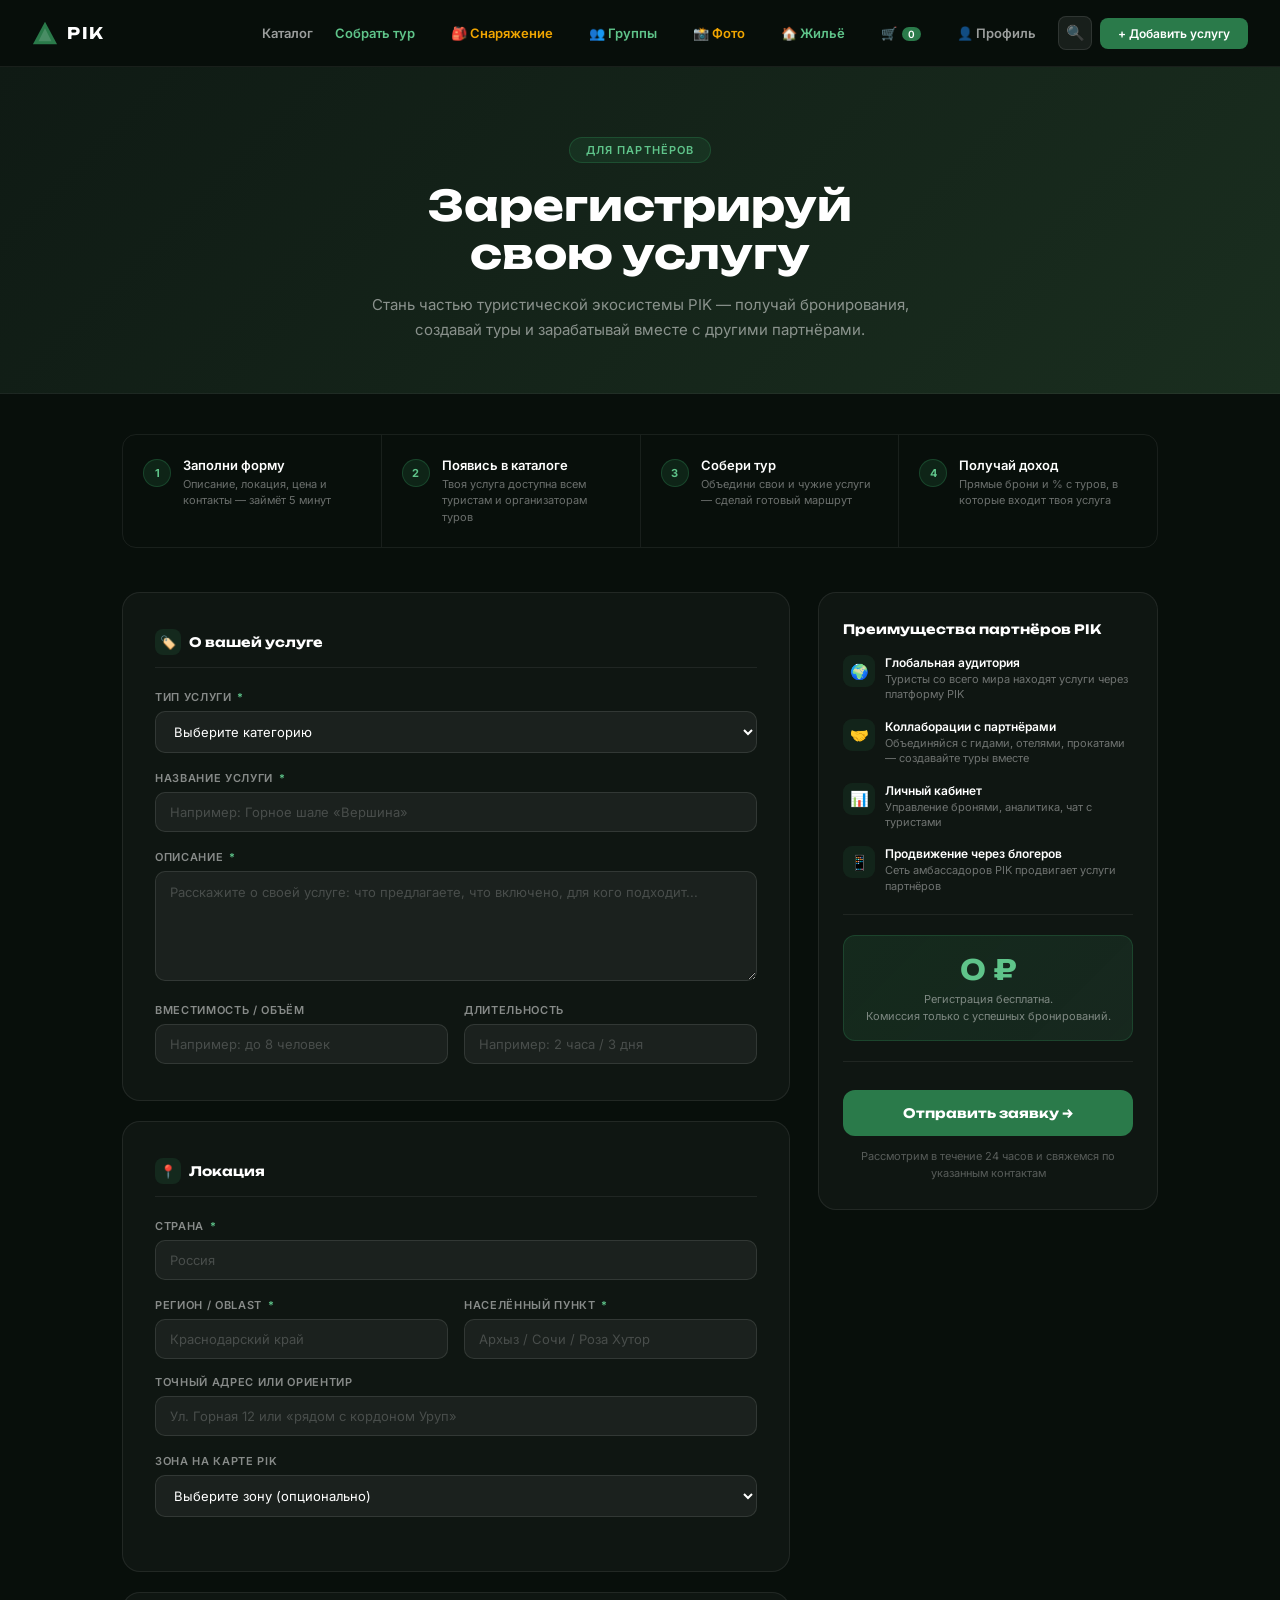
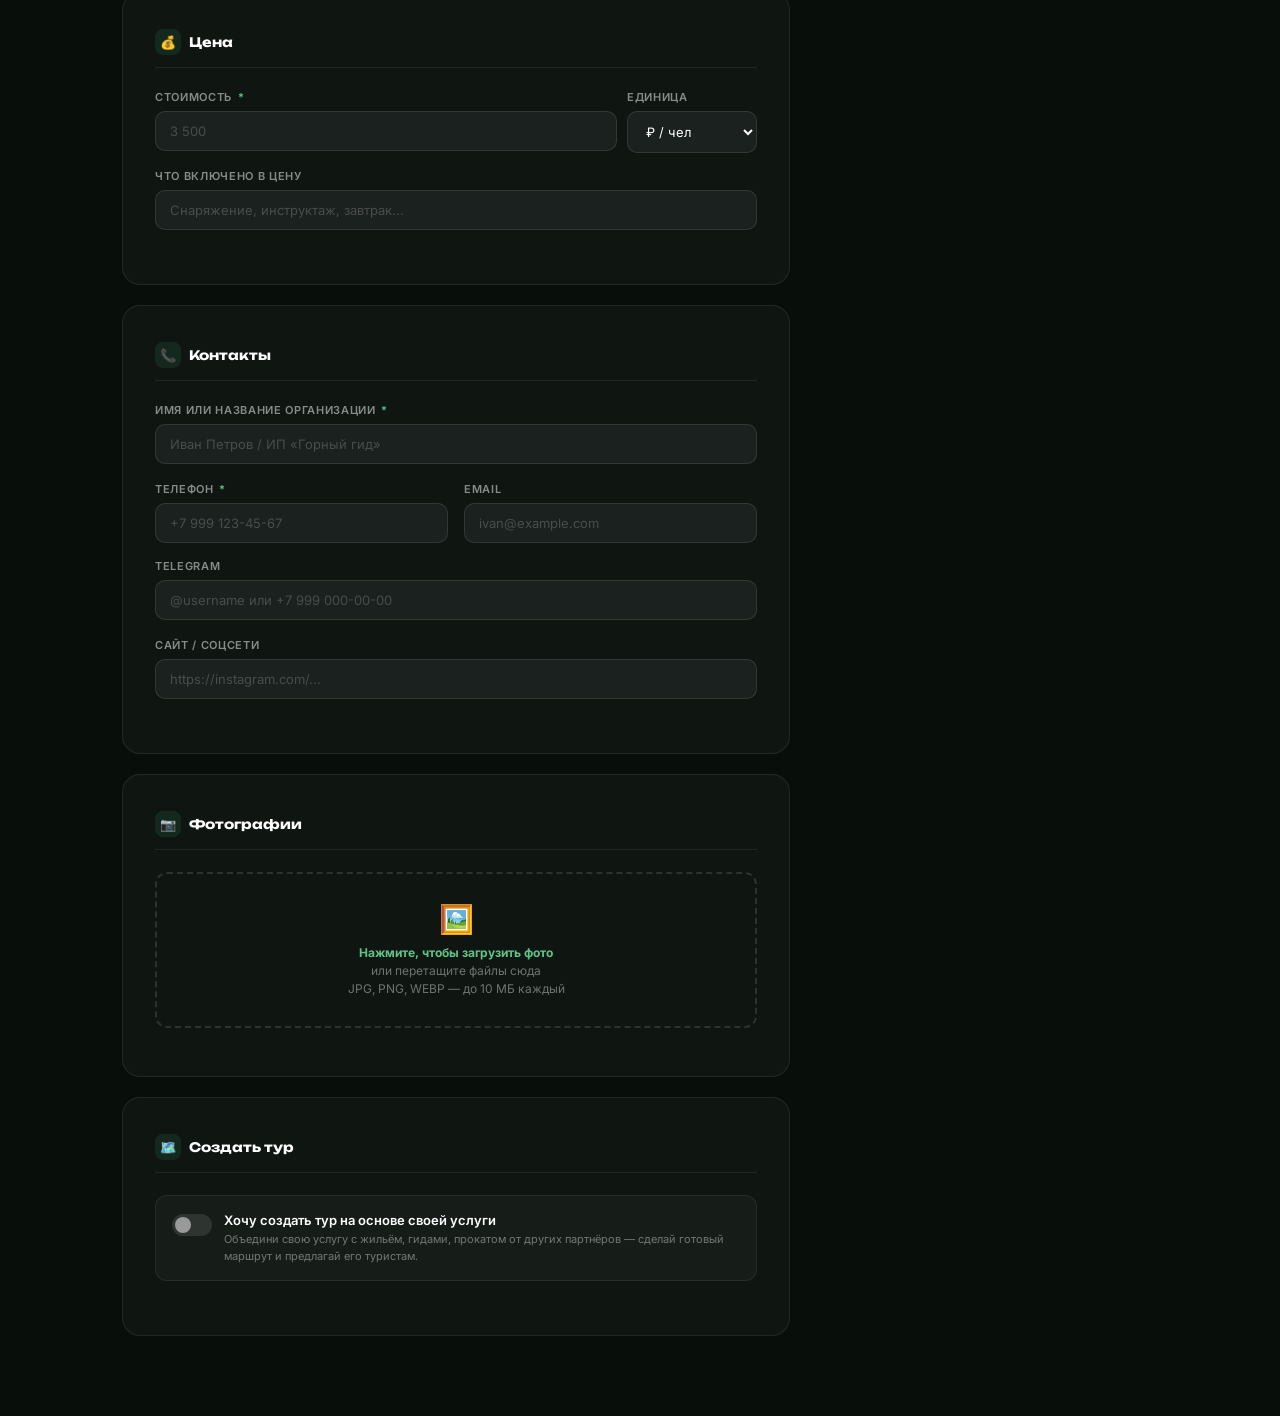
<file: partner.html>
<!DOCTYPE html>
<html lang="ru">
<head>
  <meta charset="UTF-8"/>
  <meta name="viewport" content="width=device-width, initial-scale=1.0"/>
  <title>PIK — Добавить услугу</title>
  <link rel="preconnect" href="https://fonts.googleapis.com"/>
  <link rel="preconnect" href="https://fonts.gstatic.com" crossorigin/>
  <link href="https://fonts.googleapis.com/css2?family=Unbounded:wght@400;700&family=Inter:wght@400;500;600&display=swap" rel="stylesheet"/>
  <link rel="stylesheet" href="tour.css"/>
  <style>
    /* ── PARTNER PAGE ── */
    .page-hero {
      background: linear-gradient(135deg, #0f1a14 0%, #1a2e1f 100%);
      padding: 70px 32px 50px;
      text-align: center;
      border-bottom: 1px solid rgba(255,255,255,0.06);
    }
    .page-hero-tag {
      display: inline-block;
      background: rgba(42,122,74,0.18);
      border: 1px solid rgba(42,122,74,0.4);
      color: #5fc48a; font-size: 11px; font-weight: 600;
      letter-spacing: 0.1em; text-transform: uppercase;
      padding: 5px 16px; border-radius: 20px; margin-bottom: 18px;
    }
    .page-hero h1 {
      font-family: 'Unbounded', sans-serif;
      font-size: clamp(24px, 4vw, 42px);
      font-weight: 700; color: #fff;
      margin-bottom: 14px; line-height: 1.15;
    }
    .page-hero p {
      font-size: 15px; color: rgba(255,255,255,0.5);
      max-width: 540px; margin: 0 auto; line-height: 1.7;
    }

    /* STEPS */
    .steps-row {
      display: flex; gap: 0;
      border: 1px solid rgba(255,255,255,0.07);
      border-radius: 14px; overflow: hidden;
      margin-bottom: 44px;
    }
    .step-item {
      flex: 1; padding: 22px 20px;
      border-right: 1px solid rgba(255,255,255,0.07);
      display: flex; align-items: flex-start; gap: 12px;
    }
    .step-item:last-child { border-right: none; }
    .step-num {
      width: 28px; height: 28px; border-radius: 50%;
      background: rgba(42,122,74,0.2); border: 1px solid rgba(42,122,74,0.4);
      color: #5fc48a; font-size: 11px; font-weight: 700;
      display: flex; align-items: center; justify-content: center;
      flex-shrink: 0; margin-top: 2px;
    }
    .step-text h4 {
      font-size: 13px; font-weight: 600; color: #fff; margin-bottom: 3px;
    }
    .step-text p {
      font-size: 11px; color: rgba(255,255,255,0.4); line-height: 1.5;
    }

    /* FORM LAYOUT */
    .form-wrap {
      display: grid;
      grid-template-columns: 1fr 340px;
      gap: 28px;
      align-items: start;
    }
    .form-card {
      background: rgba(255,255,255,0.03);
      border: 1px solid rgba(255,255,255,0.08);
      border-radius: 18px; padding: 36px 32px;
    }
    .form-section-title {
      font-family: 'Unbounded', sans-serif;
      font-size: 13px; font-weight: 700; color: #fff;
      margin-bottom: 22px; padding-bottom: 12px;
      border-bottom: 1px solid rgba(255,255,255,0.07);
      display: flex; align-items: center; gap: 8px;
    }
    .form-section-title .icon {
      width: 26px; height: 26px; border-radius: 8px;
      background: rgba(42,122,74,0.2);
      display: flex; align-items: center; justify-content: center;
      font-size: 13px;
    }

    /* FIELDS */
    .field-row { display: grid; grid-template-columns: 1fr 1fr; gap: 16px; }
    .field { margin-bottom: 18px; }
    .field label {
      display: block; font-size: 11px; font-weight: 600;
      color: rgba(255,255,255,0.5); letter-spacing: 0.06em;
      text-transform: uppercase; margin-bottom: 7px;
    }
    .field label .req { color: #5fc48a; margin-left: 2px; }
    .field input,
    .field select,
    .field textarea {
      width: 100%; background: rgba(255,255,255,0.05);
      border: 1px solid rgba(255,255,255,0.1);
      border-radius: 10px; padding: 11px 14px;
      color: #fff; font-size: 13px; font-family: 'Inter', sans-serif;
      outline: none; transition: border-color 0.15s, background 0.15s;
      box-sizing: border-box;
    }
    .field input:focus,
    .field select:focus,
    .field textarea:focus {
      border-color: rgba(42,122,74,0.6);
      background: rgba(42,122,74,0.07);
    }
    .field input::placeholder,
    .field textarea::placeholder { color: rgba(255,255,255,0.2); }
    .field select option { background: #1a2e1f; color: #fff; }
    .field textarea { resize: vertical; min-height: 90px; line-height: 1.5; }

    /* PRICE ROW */
    .price-row { display: grid; grid-template-columns: 1fr 130px; gap: 10px; }

    /* UPLOAD ZONE */
    .upload-zone {
      border: 2px dashed rgba(255,255,255,0.12);
      border-radius: 12px; padding: 28px 20px;
      text-align: center; cursor: pointer;
      transition: all 0.2s;
    }
    .upload-zone:hover {
      border-color: rgba(42,122,74,0.5);
      background: rgba(42,122,74,0.06);
    }
    .upload-zone .upload-icon { font-size: 28px; margin-bottom: 8px; }
    .upload-zone p {
      font-size: 12px; color: rgba(255,255,255,0.4); line-height: 1.5; margin: 0;
    }
    .upload-zone p b { color: #5fc48a; }
    .upload-zone input[type="file"] { display: none; }

    /* TOGGLE */
    .toggle-row {
      display: flex; align-items: flex-start; gap: 12px;
      padding: 16px; border-radius: 12px;
      background: rgba(255,255,255,0.03);
      border: 1px solid rgba(255,255,255,0.07);
      margin-bottom: 18px;
    }
    .toggle-switch {
      width: 40px; height: 22px; background: rgba(255,255,255,0.1);
      border-radius: 11px; position: relative; cursor: pointer;
      flex-shrink: 0; margin-top: 2px; transition: background 0.2s;
    }
    .toggle-switch input { display: none; }
    .toggle-switch .knob {
      width: 16px; height: 16px; background: rgba(255,255,255,0.5);
      border-radius: 50%; position: absolute; top: 3px; left: 3px;
      transition: transform 0.2s, background 0.2s;
    }
    .toggle-switch input:checked ~ .knob {
      transform: translateX(18px); background: #fff;
    }
    .toggle-switch input:checked + .knob { transform: translateX(18px); }
    .toggle-switch.on { background: #2A7A4A; }
    .toggle-text h5 {
      font-size: 13px; font-weight: 600; color: #fff; margin-bottom: 3px;
    }
    .toggle-text p {
      font-size: 11px; color: rgba(255,255,255,0.4); line-height: 1.5;
    }

    /* SIDEBAR */
    .sidebar-card {
      background: rgba(255,255,255,0.03);
      border: 1px solid rgba(255,255,255,0.08);
      border-radius: 18px; padding: 28px 24px;
      position: sticky; top: 80px;
    }
    .sidebar-card h3 {
      font-family: 'Unbounded', sans-serif;
      font-size: 13px; font-weight: 700; color: #fff;
      margin-bottom: 18px;
    }
    .perk-item {
      display: flex; align-items: flex-start; gap: 10px;
      margin-bottom: 16px;
    }
    .perk-icon {
      width: 32px; height: 32px; border-radius: 9px;
      background: rgba(42,122,74,0.15);
      display: flex; align-items: center; justify-content: center;
      font-size: 15px; flex-shrink: 0;
    }
    .perk-text h5 {
      font-size: 12px; font-weight: 600; color: #fff; margin-bottom: 2px;
    }
    .perk-text p {
      font-size: 11px; color: rgba(255,255,255,0.4); line-height: 1.4;
    }
    .divider {
      border: none; border-top: 1px solid rgba(255,255,255,0.07);
      margin: 20px 0;
    }
    .commission-badge {
      background: linear-gradient(135deg, rgba(42,122,74,0.2), rgba(95,196,138,0.1));
      border: 1px solid rgba(42,122,74,0.35);
      border-radius: 12px; padding: 16px;
      text-align: center;
    }
    .commission-badge .pct {
      font-family: 'Unbounded', sans-serif;
      font-size: 28px; font-weight: 700; color: #5fc48a; margin-bottom: 4px;
    }
    .commission-badge p {
      font-size: 11px; color: rgba(255,255,255,0.45); line-height: 1.5;
    }

    /* SUBMIT */
    .btn-submit {
      width: 100%; background: #2A7A4A; color: #fff; border: none;
      padding: 15px 28px; border-radius: 12px;
      font-family: 'Unbounded', sans-serif;
      font-size: 13px; font-weight: 700; cursor: pointer;
      transition: background 0.15s, transform 0.1s;
      margin-top: 8px;
    }
    .btn-submit:hover { background: #1f5e38; }
    .btn-submit:active { transform: scale(0.99); }
    .form-note {
      font-size: 11px; color: rgba(255,255,255,0.3);
      text-align: center; margin-top: 12px; line-height: 1.5;
    }

    /* SUCCESS STATE */
    .success-overlay {
      display: none;
      position: fixed; inset: 0;
      background: rgba(8,15,11,0.92);
      z-index: 1000;
      align-items: center; justify-content: center;
    }
    .success-overlay.show { display: flex; }
    .success-box {
      background: #111e16; border: 1px solid rgba(42,122,74,0.4);
      border-radius: 20px; padding: 48px 40px;
      text-align: center; max-width: 420px;
      animation: popIn 0.35s ease;
    }
    @keyframes popIn {
      from { transform: scale(0.9); opacity: 0; }
      to   { transform: scale(1);   opacity: 1; }
    }
    .success-icon { font-size: 52px; margin-bottom: 16px; }
    .success-box h2 {
      font-family: 'Unbounded', sans-serif;
      font-size: 20px; font-weight: 700; color: #fff; margin-bottom: 12px;
    }
    .success-box p {
      font-size: 14px; color: rgba(255,255,255,0.5);
      line-height: 1.7; margin-bottom: 24px;
    }

    @media (max-width: 900px) {
      .form-wrap { grid-template-columns: 1fr; }
      .sidebar-card { position: static; }
      .steps-row { flex-direction: column; border-radius: 14px; }
      .step-item { border-right: none; border-bottom: 1px solid rgba(255,255,255,0.07); }
      .step-item:last-child { border-bottom: none; }
    }
    @media (max-width: 600px) {
      .field-row { grid-template-columns: 1fr; }
      .form-card { padding: 24px 18px; }
    }
  
  /* ── SEARCH OVERLAY ── */
  .search-overlay {
    display:none; position:fixed; inset:0; z-index:9999;
    background:rgba(8,15,11,0.85); backdrop-filter:blur(8px);
    align-items:flex-start; justify-content:center; padding-top:12vh;
  }
  .search-overlay.open { display:flex; }
  .search-modal {
    background:#111e16; border:1px solid rgba(255,255,255,0.1);
    border-radius:18px; width:580px; max-width:92vw;
    max-height:70vh; overflow:hidden;
    display:flex; flex-direction:column;
    animation:searchIn 0.2s ease;
  }
  @keyframes searchIn { from{transform:translateY(-12px);opacity:0} to{transform:translateY(0);opacity:1} }
  .search-input-wrap {
    display:flex; align-items:center; gap:10px;
    padding:16px 20px; border-bottom:1px solid rgba(255,255,255,0.08);
  }
  .search-icon-inner { font-size:18px; flex-shrink:0; }
  .search-input {
    flex:1; background:none; border:none; outline:none;
    color:#fff; font-size:16px; font-family:'Inter',sans-serif;
  }
  .search-input::placeholder { color:rgba(255,255,255,0.25); }
  .search-esc {
    background:rgba(255,255,255,0.08); border:1px solid rgba(255,255,255,0.12);
    color:rgba(255,255,255,0.4); font-size:10px; font-weight:600;
    padding:3px 8px; border-radius:5px; cursor:pointer;
  }
  .search-results {
    overflow-y:auto; padding:8px 12px 12px;
  }
  .sr-empty {
    text-align:center; padding:32px 20px;
    color:rgba(255,255,255,0.3); font-size:13px;
  }
  .sr-item {
    display:flex; align-items:center; gap:12px;
    padding:10px 12px; border-radius:10px; cursor:pointer;
    transition:background 0.12s; text-decoration:none;
  }
  .sr-item:hover { background:rgba(42,122,74,0.12); }
  .sr-badge {
    font-size:10px; font-weight:600; padding:3px 9px; border-radius:8px;
    white-space:nowrap; flex-shrink:0;
  }
  .sr-badge.tour { background:rgba(42,122,74,0.2); color:#5fc48a; }
  .sr-badge.service { background:rgba(255,255,255,0.06); color:rgba(255,255,255,0.55); }
  .sr-info { min-width:0; }
  .sr-title { font-size:13px; font-weight:600; color:#fff; }
  .sr-zone { font-size:11px; color:rgba(255,255,255,0.35); margin-top:1px; }
  .nav-search-btn {
    background:rgba(255,255,255,0.07); border:1px solid rgba(255,255,255,0.1);
    color:rgba(255,255,255,0.5); width:34px; height:34px;
    border-radius:8px; display:flex; align-items:center; justify-content:center;
    cursor:pointer; font-size:15px; transition:all 0.15s; flex-shrink:0;
  }
  .nav-search-btn:hover { background:rgba(255,255,255,0.12); color:#fff; }

  </style>
</head>
<body>

<nav>
  <a class="logo" href="index.html">
    <svg viewBox="0 0 28 28" fill="none"><polygon points="14,2 27,26 1,26" fill="#2A7A4A"/><polygon points="14,9 21,23 7,23" fill="rgba(255,255,255,0.15)"/></svg>
    <span class="logo-text">PIK</span>
  </a>
  <div style="display:flex;gap:8px;align-items:center;">
    <a href="catalog.html" style="color:rgba(255,255,255,0.6);font-size:13px;font-weight:600;text-decoration:none;">Каталог</a>
    <a href="tour-builder.html" style="color:#5fc48a;font-size:13px;font-weight:600;text-decoration:none;padding:8px 14px;white-space:nowrap;">Собрать тур</a>
    <a href="gear-shop.html" style="color:#f0a500;font-size:13px;font-weight:600;text-decoration:none;padding:8px 14px;white-space:nowrap;">🎒 Снаряжение</a>
    <a href="group-tours.html" style="color:#5fc48a;font-size:13px;font-weight:600;text-decoration:none;padding:8px 14px;white-space:nowrap;">👥 Группы</a>
    <a href="photo-safari.html" style="color:#f0a500;font-size:13px;font-weight:600;text-decoration:none;padding:8px 14px;white-space:nowrap;">📸 Фото</a>
    <a href="property-mgmt.html" style="color:#5fc48a;font-size:13px;font-weight:600;text-decoration:none;padding:8px 14px;white-space:nowrap;">🏠 Жильё</a>

    <a href="cart.html" id="cartNavBtn" style="color:#f0a500;font-size:13px;font-weight:600;text-decoration:none;padding:8px 14px;white-space:nowrap;">🛒 <span id="cartCount" style="background:#2A7A4A;color:#fff;font-size:10px;padding:1px 6px;border-radius:10px;margin-left:2px;">0</span></a>
    <a href="profile.html" style="color:rgba(255,255,255,0.6);font-size:13px;font-weight:600;text-decoration:none;padding:8px 14px;white-space:nowrap;">👤 Профиль</a>
    <button class="nav-search-btn" onclick="openSearch()" title="Поиск (⌘K)">🔍</button>
    <a href="partner.html" class="btn-primary" style="background:#2A7A4A;color:#fff;padding:8px 18px;font-size:12px;border-radius:8px;font-weight:600;text-decoration:none;">+ Добавить услугу</a>
  </div>
</nav>

<!-- HERO -->
<div class="page-hero">
  <div class="page-hero-tag">Для партнёров</div>
  <h1>Зарегистрируй<br>свою услугу</h1>
  <p>Стань частью туристической экосистемы PIK — получай бронирования, создавай туры и зарабатывай вместе с другими партнёрами.</p>
</div>

<div class="section" style="padding-top: 40px;">

  <!-- HOW IT WORKS -->
  <div class="steps-row">
    <div class="step-item">
      <div class="step-num">1</div>
      <div class="step-text">
        <h4>Заполни форму</h4>
        <p>Описание, локация, цена и контакты — займёт 5 минут</p>
      </div>
    </div>
    <div class="step-item">
      <div class="step-num">2</div>
      <div class="step-text">
        <h4>Появись в каталоге</h4>
        <p>Твоя услуга доступна всем туристам и организаторам туров</p>
      </div>
    </div>
    <div class="step-item">
      <div class="step-num">3</div>
      <div class="step-text">
        <h4>Собери тур</h4>
        <p>Объедини свои и чужие услуги — сделай готовый маршрут</p>
      </div>
    </div>
    <div class="step-item">
      <div class="step-num">4</div>
      <div class="step-text">
        <h4>Получай доход</h4>
        <p>Прямые брони и % с туров, в которые входит твоя услуга</p>
      </div>
    </div>
  </div>

  <!-- FORM + SIDEBAR -->
  <form class="form-wrap" id="partnerForm" onsubmit="submitForm(event)">

    <!-- MAIN FORM -->
    <div>
      <!-- BLOCK 1: О УСЛУГЕ -->
      <div class="form-card" style="margin-bottom: 20px;">
        <div class="form-section-title">
          <span class="icon">🏷️</span> О вашей услуге
        </div>

        <div class="field">
          <label>Тип услуги <span class="req">*</span></label>
          <select required>
            <option value="" disabled selected>Выберите категорию</option>
            <option value="hotel">🏨 Жильё / Гостиница</option>
            <option value="camp">⛺ Кемпинг / Глэмпинг</option>
            <option value="guide">🧭 Гид / Экскурсовод</option>
            <option value="rental">🏍️ Прокат техники / Снаряжения</option>
            <option value="food">🍽️ Питание / Кафе / Доставка</option>
            <option value="transfer">🚐 Трансфер / Такси</option>
            <option value="event">🎉 Мероприятие / Активность</option>
            <option value="photo">📷 Фото / Видео съёмка</option>
            <option value="blogger">📱 Блогер / Контент</option>
            <option value="other">⚡ Другое</option>
          </select>
        </div>

        <div class="field">
          <label>Название услуги <span class="req">*</span></label>
          <input type="text" placeholder="Например: Горное шале «Вершина»" required/>
        </div>

        <div class="field">
          <label>Описание <span class="req">*</span></label>
          <textarea placeholder="Расскажите о своей услуге: что предлагаете, что включено, для кого подходит..." required style="min-height: 110px;"></textarea>
        </div>

        <div class="field-row">
          <div class="field" style="margin-bottom:0">
            <label>Вместимость / Объём</label>
            <input type="text" placeholder="Например: до 8 человек"/>
          </div>
          <div class="field" style="margin-bottom:0">
            <label>Длительность</label>
            <input type="text" placeholder="Например: 2 часа / 3 дня"/>
          </div>
        </div>
      </div>

      <!-- BLOCK 2: ЛОКАЦИЯ -->
      <div class="form-card" style="margin-bottom: 20px;">
        <div class="form-section-title">
          <span class="icon">📍</span> Локация
        </div>

        <div class="field">
          <label>Страна <span class="req">*</span></label>
          <input type="text" placeholder="Россия" required/>
        </div>

        <div class="field-row">
          <div class="field" style="margin-bottom:0">
            <label>Регион / Oblast <span class="req">*</span></label>
            <input type="text" placeholder="Краснодарский край" required/>
          </div>
          <div class="field" style="margin-bottom:0">
            <label>Населённый пункт <span class="req">*</span></label>
            <input type="text" placeholder="Архыз / Сочи / Роза Хутор" required/>
          </div>
        </div>

        <div class="field" style="margin-top: 16px;">
          <label>Точный адрес или ориентир</label>
          <input type="text" placeholder="Ул. Горная 12 или «рядом с кордоном Уруп»"/>
        </div>

        <div class="field">
          <label>Зона на карте PIK</label>
          <select>
            <option value="" disabled selected>Выберите зону (опционально)</option>
            <option value="ski">⛷️ Горная / Лыжная зона</option>
            <option value="river">🏞️ Речная / Водопадная зона</option>
            <option value="meadow">🌿 Луговая / Степная зона</option>
            <option value="sea">🌊 Морское / Прибрежная зона</option>
          </select>
        </div>
      </div>

      <!-- BLOCK 3: ЦЕНА -->
      <div class="form-card" style="margin-bottom: 20px;">
        <div class="form-section-title">
          <span class="icon">💰</span> Цена
        </div>

        <div class="price-row">
          <div class="field" style="margin-bottom:0">
            <label>Стоимость <span class="req">*</span></label>
            <input type="number" placeholder="3 500" min="0" required/>
          </div>
          <div class="field" style="margin-bottom:0">
            <label>Единица</label>
            <select>
              <option value="person">₽ / чел</option>
              <option value="night">₽ / ночь</option>
              <option value="hour">₽ / час</option>
              <option value="day">₽ / день</option>
              <option value="group">₽ / группа</option>
              <option value="car">₽ / машина</option>
            </select>
          </div>
        </div>
        <div class="field" style="margin-top: 16px;">
          <label>Что включено в цену</label>
          <input type="text" placeholder="Снаряжение, инструктаж, завтрак..."/>
        </div>
      </div>

      <!-- BLOCK 4: КОНТАКТЫ -->
      <div class="form-card" style="margin-bottom: 20px;">
        <div class="form-section-title">
          <span class="icon">📞</span> Контакты
        </div>

        <div class="field">
          <label>Имя или название организации <span class="req">*</span></label>
          <input type="text" placeholder="Иван Петров / ИП «Горный гид»" required/>
        </div>

        <div class="field-row">
          <div class="field" style="margin-bottom:0">
            <label>Телефон <span class="req">*</span></label>
            <input type="tel" placeholder="+7 999 123-45-67" required/>
          </div>
          <div class="field" style="margin-bottom:0">
            <label>Email</label>
            <input type="email" placeholder="ivan@example.com"/>
          </div>
        </div>

        <div class="field" style="margin-top: 16px;">
          <label>Telegram</label>
          <input type="text" placeholder="@username или +7 999 000-00-00"/>
        </div>

        <div class="field">
          <label>Сайт / Соцсети</label>
          <input type="url" placeholder="https://instagram.com/..."/>
        </div>
      </div>

      <!-- BLOCK 5: ФОТО -->
      <div class="form-card" style="margin-bottom: 20px;">
        <div class="form-section-title">
          <span class="icon">📷</span> Фотографии
        </div>
        <div class="upload-zone" onclick="document.getElementById('photoInput').click()">
          <input type="file" id="photoInput" multiple accept="image/*" onchange="handlePhotos(event)"/>
          <div class="upload-icon">🖼️</div>
          <p><b>Нажмите, чтобы загрузить фото</b><br/>или перетащите файлы сюда<br/>JPG, PNG, WEBP — до 10 МБ каждый</p>
        </div>
        <div id="photoPreview" style="display:flex;gap:10px;flex-wrap:wrap;margin-top:12px;"></div>
      </div>

      <!-- BLOCK 6: ТУР -->
      <div class="form-card">
        <div class="form-section-title">
          <span class="icon">🗺️</span> Создать тур
        </div>

        <div class="toggle-row">
          <label class="toggle-switch" id="tourToggle" onclick="toggleTour()">
            <input type="checkbox" id="tourCheck"/>
            <span class="knob"></span>
          </label>
          <div class="toggle-text">
            <h5>Хочу создать тур на основе своей услуги</h5>
            <p>Объедини свою услугу с жильём, гидами, прокатом от других партнёров — сделай готовый маршрут и предлагай его туристам.</p>
          </div>
        </div>

        <div id="tourFields" style="display:none;">
          <div class="field">
            <label>Название тура</label>
            <input type="text" placeholder="Например: «Горный уикенд с квадроциклами»"/>
          </div>
          <div class="field">
            <label>Продолжительность тура</label>
            <input type="text" placeholder="3 дня / 2 ночи"/>
          </div>
          <div class="field">
            <label>Какие услуги хотите добавить в тур?</label>
            <textarea placeholder="Укажите, что ещё нужно в маршруте: жильё, питание, другие активности — мы поможем подобрать партнёров" style="min-height:80px;"></textarea>
          </div>
          <div class="field">
            <label>Целевая аудитория</label>
            <select>
              <option value="">Выберите аудиторию</option>
              <option>Семьи с детьми</option>
              <option>Пары / романтические туры</option>
              <option>Корпоративные группы</option>
              <option>Молодёжь / студенты</option>
              <option>Опытные туристы / спорт</option>
              <option>Блогеры / контент-мейкеры</option>
              <option>Все категории</option>
            </select>
          </div>

          <div class="toggle-row" style="margin-top: 8px;">
            <label class="toggle-switch" id="ambassadorToggle" onclick="toggleAmbassador()">
              <input type="checkbox" id="ambassadorCheck"/>
              <span class="knob"></span>
            </label>
            <div class="toggle-text">
              <h5>Открыть тур для совместного продвижения</h5>
              <p>Блогеры и амбассадоры смогут продвигать ваш тур и получать 15–25% комиссии с каждого бронирования.</p>
            </div>
          </div>
        </div>
      </div>
    </div>

    <!-- SIDEBAR -->
    <div class="sidebar-card">
      <h3>Преимущества партнёров PIK</h3>

      <div class="perk-item">
        <div class="perk-icon">🌍</div>
        <div class="perk-text">
          <h5>Глобальная аудитория</h5>
          <p>Туристы со всего мира находят услуги через платформу PIK</p>
        </div>
      </div>

      <div class="perk-item">
        <div class="perk-icon">🤝</div>
        <div class="perk-text">
          <h5>Коллаборации с партнёрами</h5>
          <p>Объединяйся с гидами, отелями, прокатами — создавайте туры вместе</p>
        </div>
      </div>

      <div class="perk-item">
        <div class="perk-icon">📊</div>
        <div class="perk-text">
          <h5>Личный кабинет</h5>
          <p>Управление бронями, аналитика, чат с туристами</p>
        </div>
      </div>

      <div class="perk-item">
        <div class="perk-icon">📱</div>
        <div class="perk-text">
          <h5>Продвижение через блогеров</h5>
          <p>Сеть амбассадоров PIK продвигает услуги партнёров</p>
        </div>
      </div>

      <hr class="divider"/>

      <div class="commission-badge">
        <div class="pct">0 ₽</div>
        <p>Регистрация бесплатна.<br/>Комиссия только с успешных бронирований.</p>
      </div>

      <hr class="divider"/>

      <button type="submit" class="btn-submit">Отправить заявку →</button>
      <p class="form-note">Рассмотрим в течение 24 часов и свяжемся по указанным контактам</p>
    </div>

  </form>
</div>

<!-- SUCCESS OVERLAY -->
<div class="success-overlay" id="successOverlay">
  <div class="success-box">
    <div class="success-icon">🎉</div>
    <h2>Заявка отправлена!</h2>
    <p>Мы свяжемся с вами в течение 24 часов. Спасибо, что становитесь частью PIK.</p>
    <a href="catalog.html" class="btn-primary" style="display:inline-block;padding:13px 28px;border-radius:10px;font-size:13px;font-weight:600;">Смотреть каталог</a>
  </div>
</div>

<script>
function toggleTour() {
  const check = document.getElementById('tourCheck');
  const fields = document.getElementById('tourFields');
  const sw = document.getElementById('tourToggle');
  check.checked = !check.checked;
  fields.style.display = check.checked ? 'block' : 'none';
  sw.classList.toggle('on', check.checked);
}
function toggleAmbassador() {
  const check = document.getElementById('ambassadorCheck');
  const sw = document.getElementById('ambassadorToggle');
  check.checked = !check.checked;
  sw.classList.toggle('on', check.checked);
}
function handlePhotos(e) {
  const preview = document.getElementById('photoPreview');
  preview.innerHTML = '';
  Array.from(e.target.files).slice(0, 8).forEach(file => {
    const url = URL.createObjectURL(file);
    const img = document.createElement('img');
    img.src = url;
    img.style.cssText = 'width:80px;height:80px;object-fit:cover;border-radius:10px;border:1px solid rgba(255,255,255,0.1);';
    preview.appendChild(img);
  });
}
function submitForm(e) {
  e.preventDefault();
  document.getElementById('successOverlay').classList.add('show');
}
</script>

<!-- SEARCH OVERLAY -->
<div id="searchOverlay" class="search-overlay" onclick="if(event.target===this)closeSearch()">
  <div class="search-modal">
    <div class="search-input-wrap">
      <span class="search-icon-inner">🔍</span>
      <input type="text" id="searchInput" class="search-input" placeholder="Туры, услуги, активности..." autocomplete="off" oninput="doSearch(this.value)"/>
      <kbd class="search-esc" onclick="closeSearch()">ESC</kbd>
    </div>
    <div id="searchResults" class="search-results"></div>
  </div>
</div>

<script>
const PIK_INDEX = [{"title": "Фрирайд по целине", "type": "tour", "zone": "ski", "url": "ski.html", "tags": "горы лыжи фрирайд снег целина"}, {"title": "Ски-тур на рассвете", "type": "tour", "zone": "ski", "url": "ski.html", "tags": "горы лыжи ски-тур рассвет"}, {"title": "Сноуборд-парк", "type": "tour", "zone": "ski", "url": "ski.html", "tags": "горы сноуборд парк фигуры трамплин"}, {"title": "Снегоходы — ночной драйв", "type": "tour", "zone": "ski", "url": "ski.html", "tags": "горы снегоход ночь адреналин"}, {"title": "Ночёвка на высоте 3000 м", "type": "tour", "zone": "ski", "url": "ski.html", "tags": "горы ночёвка высота палатка"}, {"title": "Лыжный ски-тур — неделя в горах", "type": "tour", "zone": "ski", "url": "ski.html", "tags": "горы лыжи неделя шале пакет"}, {"title": "Рафтинг по горной реке", "type": "tour", "zone": "river", "url": "river.html", "tags": "река рафтинг сплав вода"}, {"title": "Каякинг на закате", "type": "tour", "zone": "river", "url": "river.html", "tags": "река каяк закат вода"}, {"title": "Поход к водопадам", "type": "tour", "zone": "river", "url": "river.html", "tags": "река водопад поход треккинг"}, {"title": "Рыбалка на форель", "type": "tour", "zone": "river", "url": "river.html", "tags": "река рыбалка форель"}, {"title": "Каньонинг — спуск по ущельям", "type": "tour", "zone": "river", "url": "river.html", "tags": "река каньон ущелье верёвки"}, {"title": "Сплав на SUP", "type": "tour", "zone": "river", "url": "river.html", "tags": "река sup доска стоя"}, {"title": "Конная прогулка по лугам", "type": "tour", "zone": "meadow", "url": "meadow.html", "tags": "луг лошади конная прогулка"}, {"title": "Квадроциклы — горный маршрут", "type": "tour", "zone": "meadow", "url": "meadow.html", "tags": "луг квадроцикл ATV горы"}, {"title": "Параплан — полёт над долиной", "type": "tour", "zone": "meadow", "url": "meadow.html", "tags": "луг параплан полёт долина"}, {"title": "Пикник с видом на горы", "type": "tour", "zone": "meadow", "url": "meadow.html", "tags": "луг пикник вид горы еда"}, {"title": "Велотрейл — лесные тропы", "type": "tour", "zone": "meadow", "url": "meadow.html", "tags": "луг велосипед трейл лес тропы"}, {"title": "Йога-ретрит на высокогорье", "type": "tour", "zone": "meadow", "url": "meadow.html", "tags": "луг йога ретрит медитация"}, {"title": "Дайвинг у скал", "type": "tour", "zone": "sea", "url": "sea.html", "tags": "море дайвинг скалы подводный"}, {"title": "Прогулка на яхте", "type": "tour", "zone": "sea", "url": "sea.html", "tags": "море яхта прогулка закат"}, {"title": "Серфинг для начинающих", "type": "tour", "zone": "sea", "url": "sea.html", "tags": "море серфинг волны обучение"}, {"title": "Морская рыбалка", "type": "tour", "zone": "sea", "url": "sea.html", "tags": "море рыбалка катер"}, {"title": "Каякинг вдоль скал", "type": "tour", "zone": "sea", "url": "sea.html", "tags": "море каяк скалы пещеры"}, {"title": "Фотосессия на побережье", "type": "tour", "zone": "sea", "url": "sea.html", "tags": "море фото побережье закат"}, {"title": "Горное шале «Вершина»", "type": "service", "zone": "hotel", "url": "catalog.html", "tags": "жильё гостиница шале горы"}, {"title": "Глэмпинг «Река»", "type": "service", "zone": "camp", "url": "catalog.html", "tags": "кемпинг глэмпинг река шатры"}, {"title": "Гид Алексей — треккинг", "type": "service", "zone": "guide", "url": "catalog.html", "tags": "гид треккинг горы поход"}, {"title": "Прокат квадроциклов", "type": "service", "zone": "rental", "url": "catalog.html", "tags": "прокат квадроцикл ATV"}, {"title": "Конная прогулка «Рассвет»", "type": "service", "zone": "rental", "url": "catalog.html", "tags": "прокат лошади конная"}, {"title": "Кафе «Горный воздух»", "type": "service", "zone": "food", "url": "catalog.html", "tags": "питание кафе еда доставка"}, {"title": "Трансфер в горы", "type": "service", "zone": "transfer", "url": "catalog.html", "tags": "трансфер такси минивэн аэропорт"}, {"title": "Инструктор по дайвингу", "type": "service", "zone": "guide", "url": "catalog.html", "tags": "гид дайвинг инструктор PADI море"}, {"title": "Домики у моря «Бухта»", "type": "service", "zone": "hotel", "url": "catalog.html", "tags": "жильё домик море побережье"}];
const ZONE_LABELS = {"ski": "⛷️ Горы", "river": "🏞️ Река", "meadow": "🌿 Луга", "sea": "🌊 Море", "hotel": "🏨 Жильё", "camp": "⛺ Кемпинг", "guide": "🧭 Гид", "rental": "🏍️ Прокат", "food": "🍽️ Питание", "transfer": "🚐 Трансфер"};

function openSearch() {
  document.getElementById('searchOverlay').classList.add('open');
  setTimeout(()=>document.getElementById('searchInput').focus(), 100);
}
function closeSearch() {
  document.getElementById('searchOverlay').classList.remove('open');
  document.getElementById('searchInput').value = '';
  document.getElementById('searchResults').innerHTML = '';
}
document.addEventListener('keydown', e => {
  if ((e.metaKey||e.ctrlKey) && e.key==='k') { e.preventDefault(); openSearch(); }
  if (e.key==='Escape') closeSearch();
});

function doSearch(q) {
  const box = document.getElementById('searchResults');
  q = q.trim().toLowerCase();
  if (!q) { box.innerHTML = '<div class="sr-empty">Начните вводить — покажем туры и услуги</div>'; return; }
  const results = PIK_INDEX.filter(item =>
    item.title.toLowerCase().includes(q) || item.tags.toLowerCase().includes(q)
  );
  if (!results.length) { box.innerHTML = '<div class="sr-empty">Ничего не найдено — попробуйте другой запрос</div>'; return; }
  box.innerHTML = results.slice(0, 8).map(r => `
    <a class="sr-item" href="${r.url}">
      <span class="sr-badge ${r.type}">${r.type==='tour'?'Тур':'Услуга'}</span>
      <div class="sr-info">
        <div class="sr-title">${r.title}</div>
        <div class="sr-zone">${ZONE_LABELS[r.zone]||r.zone}</div>
      </div>
    </a>
  `).join('');
}
</script>
<script>function updateCartCount(){try{const c=JSON.parse(localStorage.getItem('pik_cart'))||[];const el=document.getElementById('cartCount');if(el)el.textContent=c.length;}catch(e){}}updateCartCount();</script>

</body>
</html>
</file>
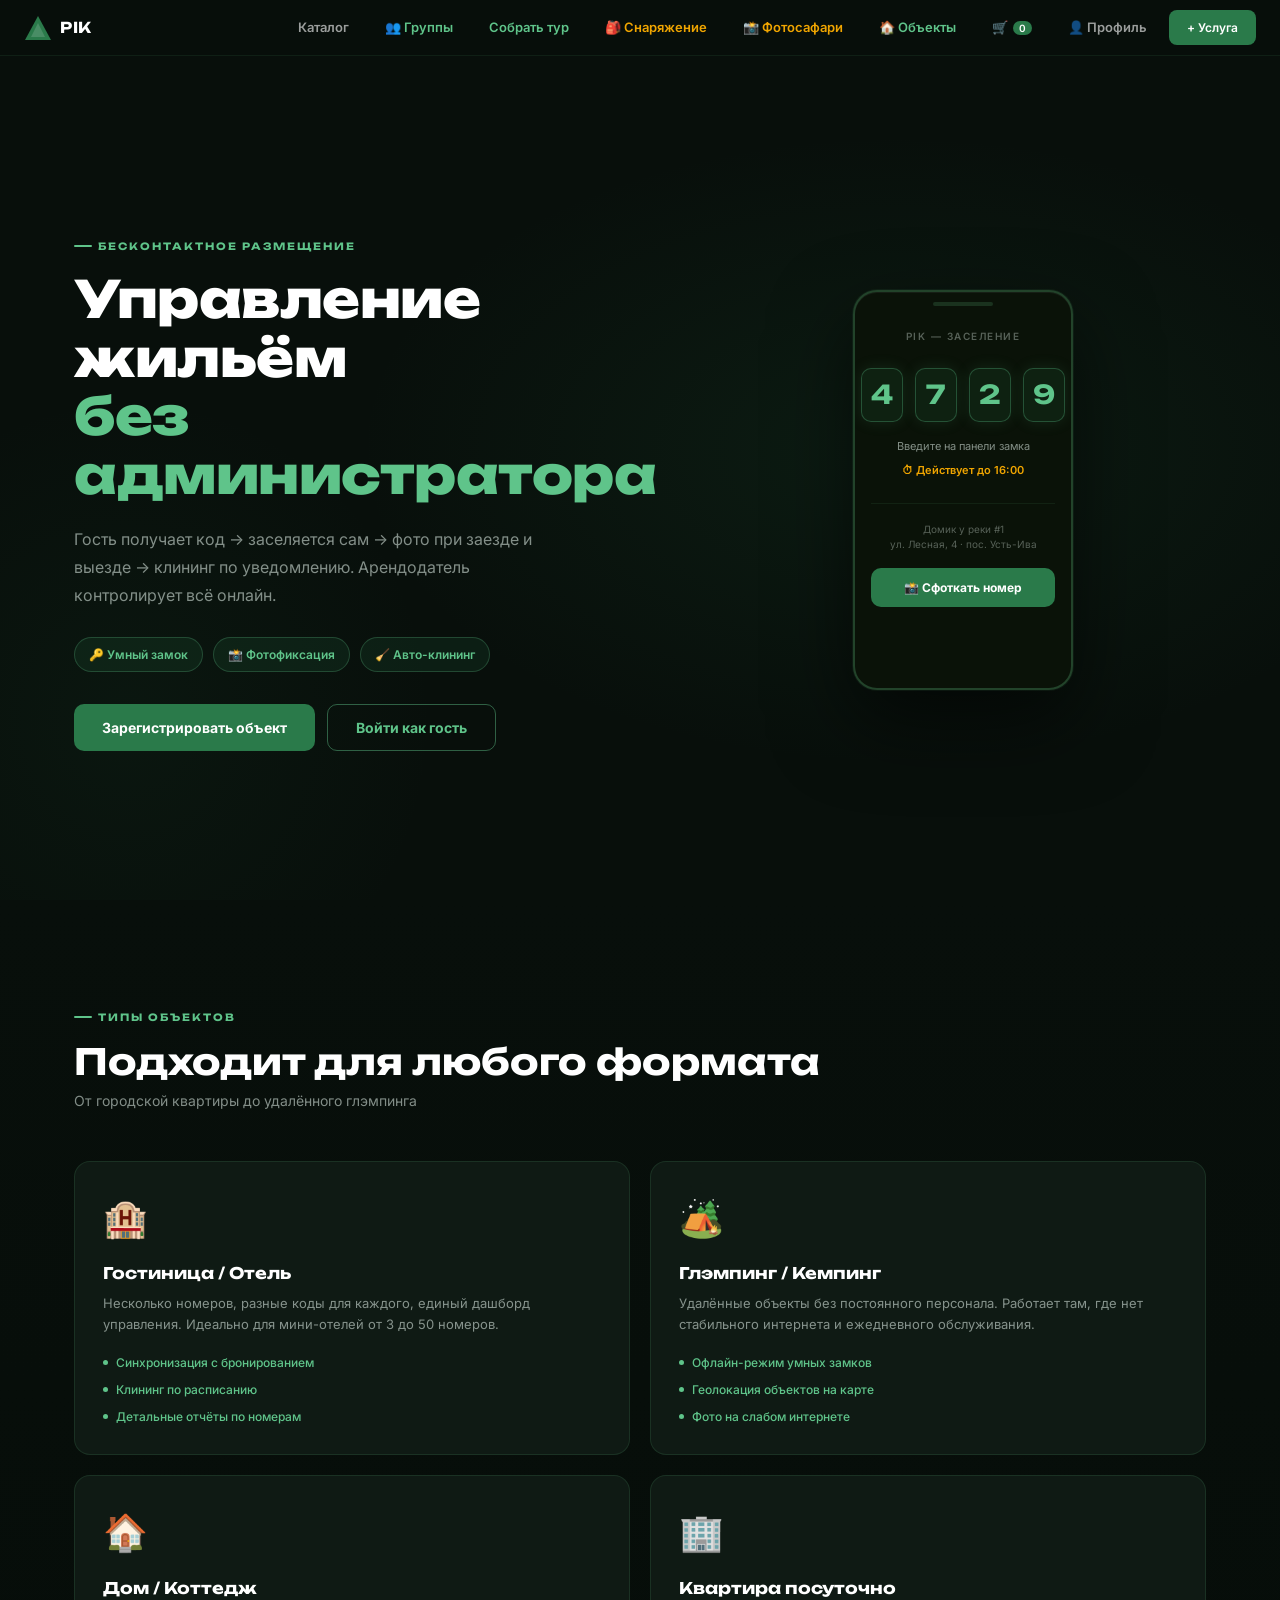
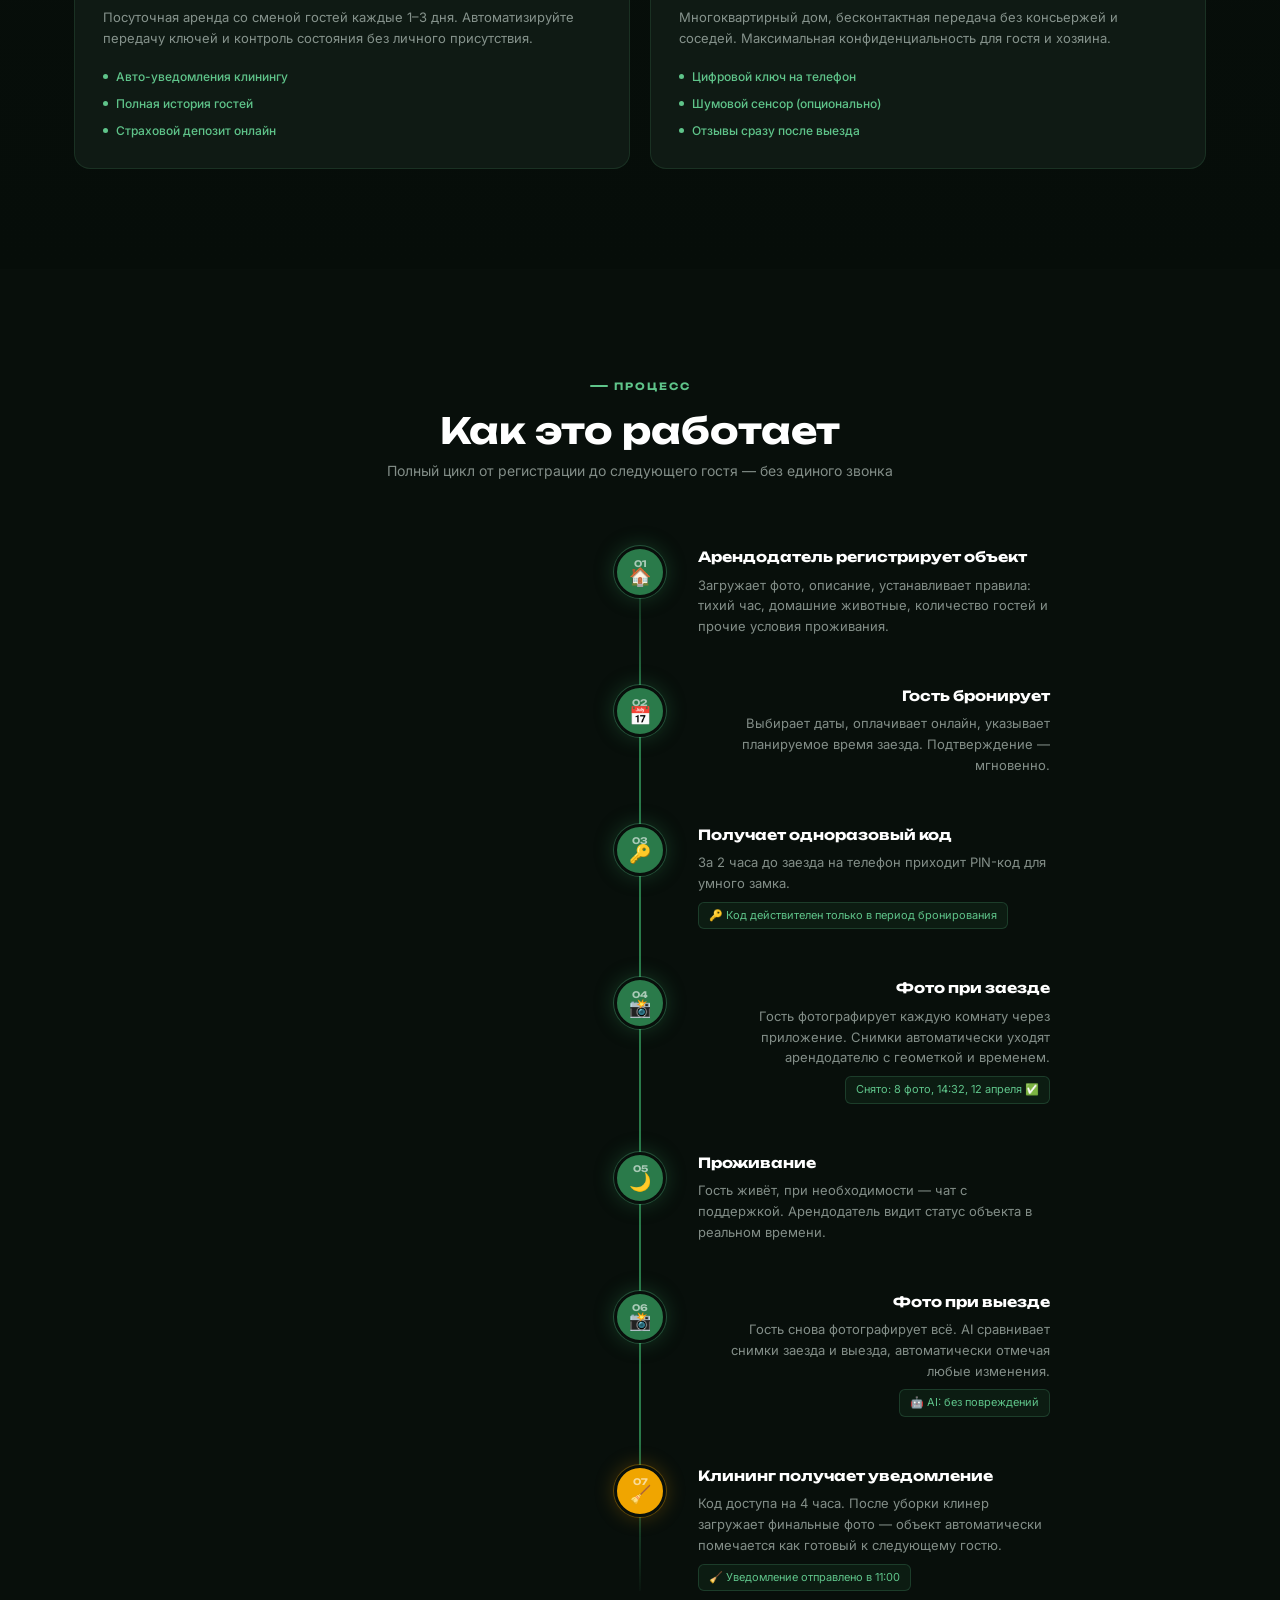
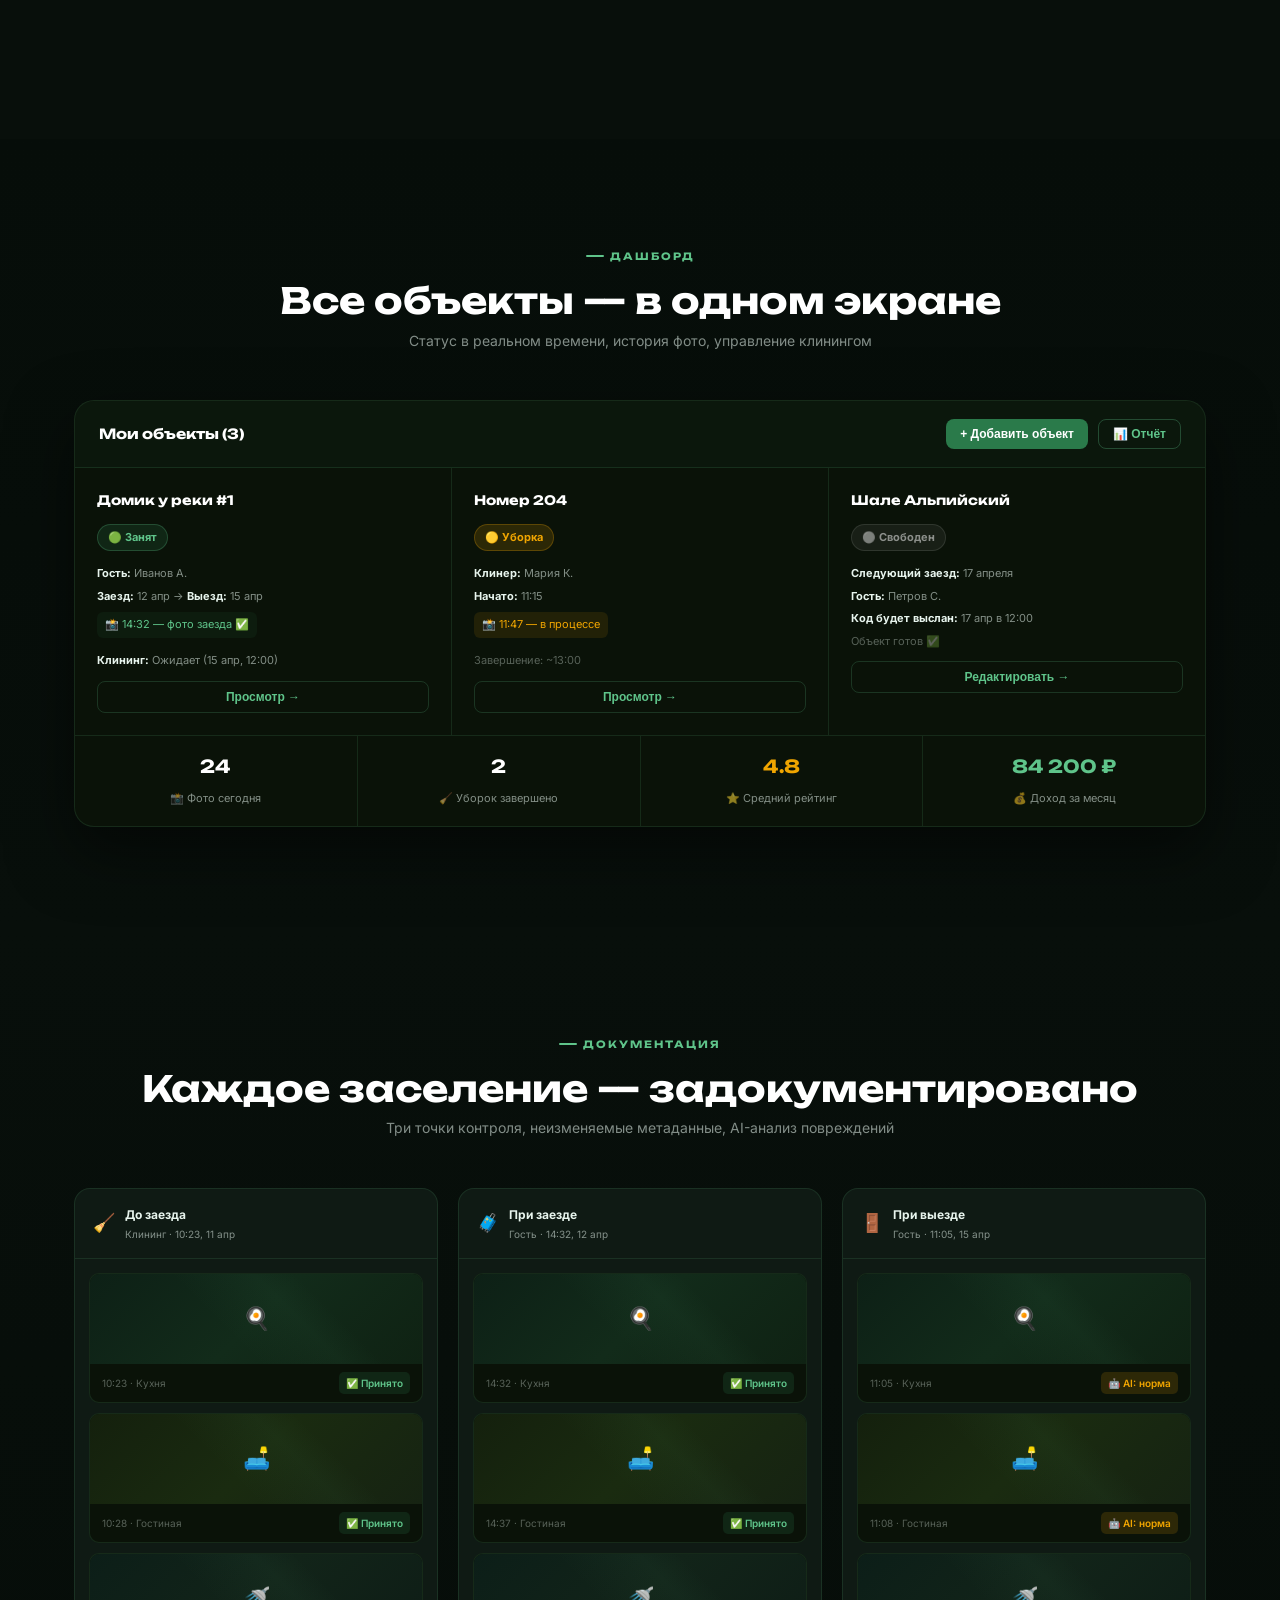
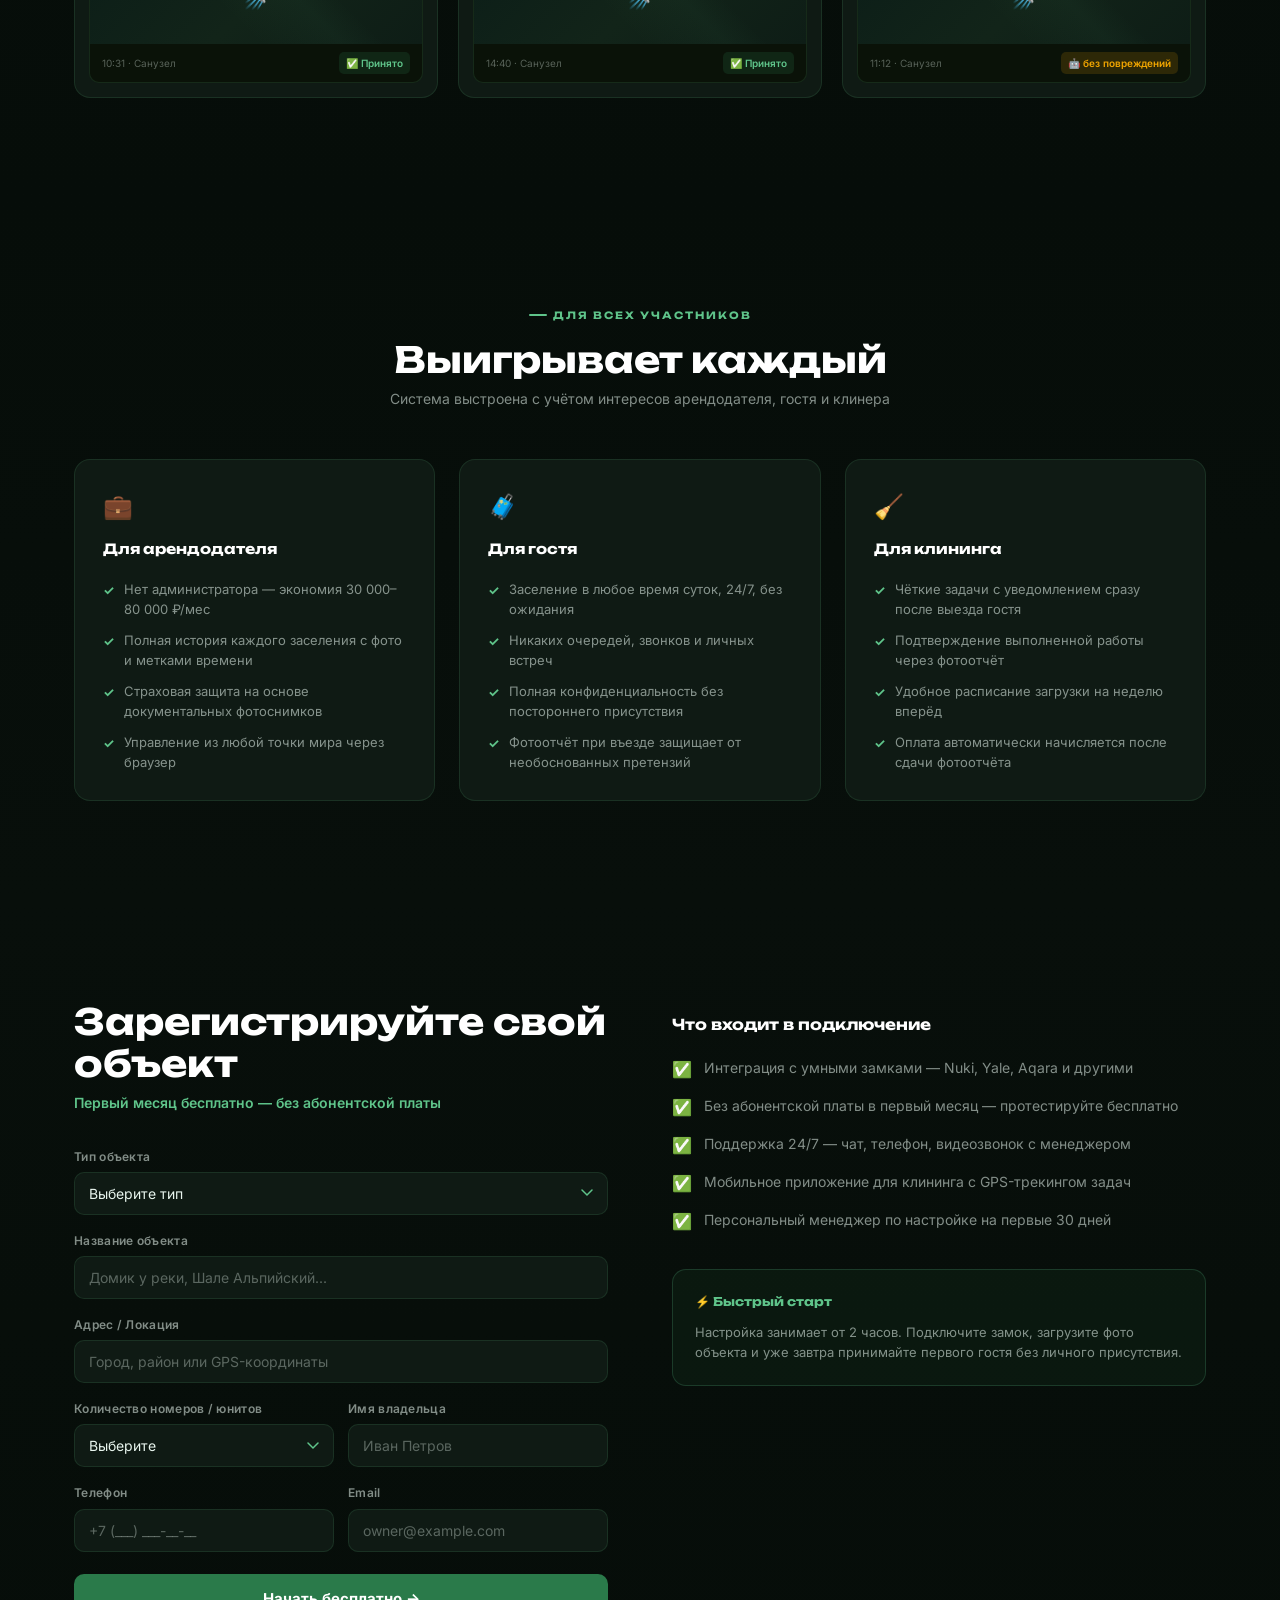
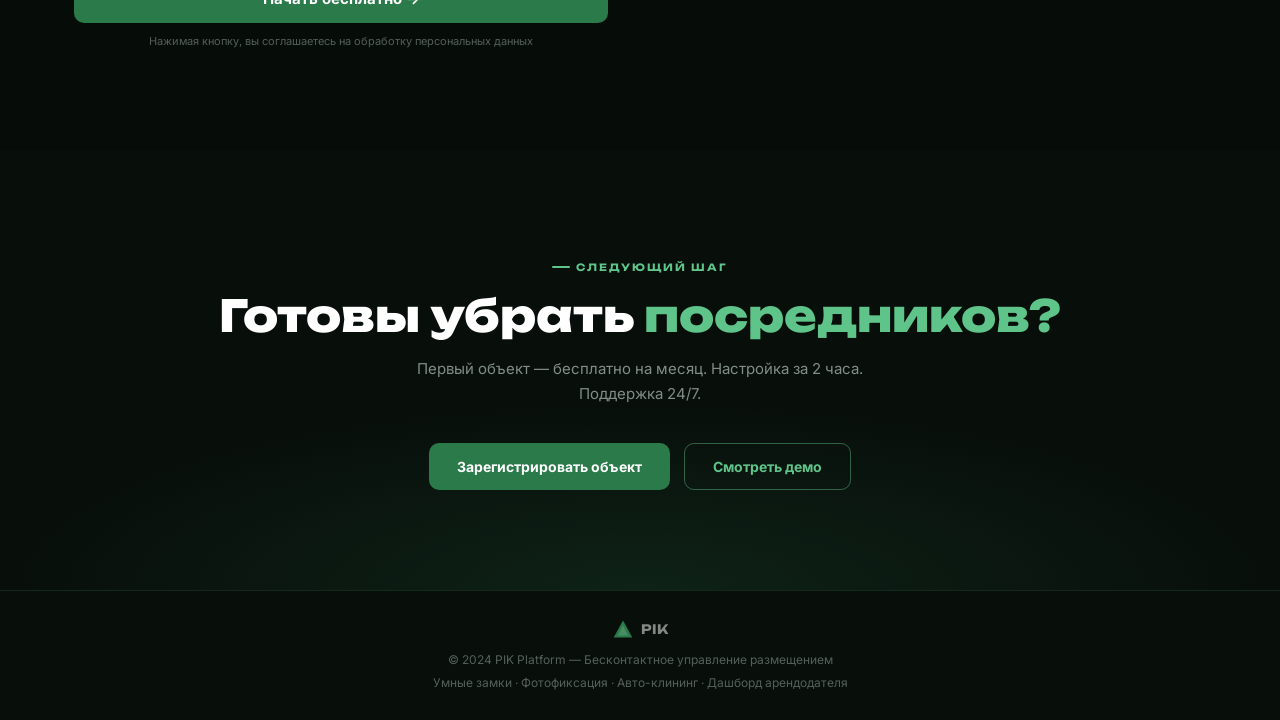
<file: property-mgmt.html>
<!DOCTYPE html>
<html lang="ru">
<head>
  <meta charset="UTF-8">
  <meta name="viewport" content="width=device-width, initial-scale=1.0">
  <title>PIK — Управление объектами без администратора</title>
  <link rel="preconnect" href="https://fonts.googleapis.com">
  <link rel="preconnect" href="https://fonts.gstatic.com" crossorigin>
  <link href="https://fonts.googleapis.com/css2?family=Unbounded:wght@400;600;700;800&family=Inter:wght@400;500;600;700&display=swap" rel="stylesheet">
  <style>
    *, *::before, *::after { box-sizing: border-box; margin: 0; padding: 0; }

    :root {
      --green: #2A7A4A;
      --green-muted: #5fc48a;
      --gold: #f0a500;
      --bg: #080f0b;
      --card: #0f1a14;
      --card-alt: #0a1208;
      --border: rgba(90,180,120,0.15);
      --border-hover: rgba(90,180,120,0.35);
      --text: #e8f5ee;
      --text-muted: rgba(232,245,238,0.55);
      --text-dim: rgba(232,245,238,0.35);
    }

    html { scroll-behavior: smooth; }

    body {
      font-family: 'Inter', sans-serif;
      background: var(--bg);
      color: var(--text);
      line-height: 1.6;
      overflow-x: hidden;
    }

    /* ─── NAV ─── */
    nav {
      position: fixed; top: 0; left: 0; right: 0; z-index: 100;
      display: flex; align-items: center; justify-content: space-between;
      padding: 0 24px; height: 56px;
      background: rgba(8,15,11,0.95);
      backdrop-filter: blur(12px);
      border-bottom: 1px solid rgba(90,180,120,0.1);
    }
    nav a { transition: all 0.2s ease; }

    /* ─── COMMON ─── */
    .section { padding: 100px 24px; max-width: 1180px; margin: 0 auto; }
    .section-sm { padding: 70px 24px; max-width: 1180px; margin: 0 auto; }

    .label {
      display: inline-flex; align-items: center; gap: 6px;
      font-family: 'Unbounded', sans-serif;
      font-size: 10px; font-weight: 700; letter-spacing: 2px; text-transform: uppercase;
      color: var(--green-muted); margin-bottom: 16px;
    }
    .label::before {
      content: ''; display: inline-block; width: 18px; height: 2px;
      background: var(--green-muted); border-radius: 2px;
    }

    h1, h2, h3 { font-family: 'Unbounded', sans-serif; line-height: 1.15; }

    .btn-primary {
      display: inline-flex; align-items: center; gap: 8px;
      background: var(--green); color: #fff;
      padding: 14px 28px; border-radius: 10px;
      font-family: 'Inter', sans-serif; font-size: 14px; font-weight: 700;
      text-decoration: none; border: none; cursor: pointer;
      transition: all 0.2s ease; white-space: nowrap;
    }
    .btn-primary:hover { background: #35956e; transform: translateY(-1px); box-shadow: 0 8px 24px rgba(42,122,74,0.35); }

    .btn-outline {
      display: inline-flex; align-items: center; gap: 8px;
      background: transparent; color: var(--green-muted);
      padding: 14px 28px; border-radius: 10px;
      font-family: 'Inter', sans-serif; font-size: 14px; font-weight: 700;
      text-decoration: none; border: 1.5px solid rgba(95,196,138,0.45); cursor: pointer;
      transition: all 0.2s ease; white-space: nowrap;
    }
    .btn-outline:hover { border-color: var(--green-muted); background: rgba(95,196,138,0.08); }

    .card {
      background: var(--card);
      border: 1px solid var(--border);
      border-radius: 16px; padding: 28px;
      transition: all 0.2s ease;
    }
    .card:hover { border-color: var(--border-hover); transform: translateY(-2px); box-shadow: 0 12px 32px rgba(0,0,0,0.35); }

    /* ─── HERO ─── */
    #hero {
      min-height: 100vh;
      display: flex; align-items: center;
      padding-top: 80px;
      background:
        radial-gradient(ellipse 60% 50% at 70% 50%, rgba(42,122,74,0.12) 0%, transparent 70%),
        radial-gradient(ellipse 40% 60% at 10% 80%, rgba(42,122,74,0.07) 0%, transparent 60%),
        var(--bg);
    }
    .hero-inner {
      max-width: 1180px; margin: 0 auto; padding: 0 24px;
      display: grid; grid-template-columns: 1fr 1fr; gap: 64px; align-items: center;
    }
    .hero-title {
      font-size: clamp(28px, 4vw, 52px); font-weight: 800;
      color: #fff; margin-bottom: 20px; letter-spacing: -0.5px;
    }
    .hero-title span { color: var(--green-muted); }
    .hero-sub {
      font-size: 16px; color: var(--text-muted); line-height: 1.75;
      margin-bottom: 28px; max-width: 480px;
    }
    .badges {
      display: flex; flex-wrap: wrap; gap: 10px;
      margin-bottom: 32px;
    }
    .badge {
      display: inline-flex; align-items: center; gap: 6px;
      background: rgba(42,122,74,0.15);
      border: 1px solid rgba(95,196,138,0.25);
      border-radius: 100px; padding: 7px 14px;
      font-size: 12px; font-weight: 600; color: var(--green-muted);
    }
    .hero-actions { display: flex; gap: 12px; flex-wrap: wrap; }

    /* Phone mockup */
    .phone-wrap {
      display: flex; justify-content: center; align-items: center;
    }
    .phone {
      width: 220px; height: 400px;
      background: #0a1208;
      border: 2px solid rgba(90,180,120,0.3);
      border-radius: 24px;
      display: flex; flex-direction: column;
      overflow: hidden;
      box-shadow:
        0 0 0 1px rgba(90,180,120,0.08),
        0 32px 80px rgba(0,0,0,0.6),
        inset 0 1px 0 rgba(255,255,255,0.05);
      position: relative;
    }
    .phone::before {
      content: '';
      position: absolute; top: 10px; left: 50%; transform: translateX(-50%);
      width: 60px; height: 4px; border-radius: 4px;
      background: rgba(90,180,120,0.2);
    }
    .phone-screen {
      flex: 1; display: flex; flex-direction: column;
      align-items: center; padding: 36px 16px 20px;
      gap: 0;
    }
    .phone-label {
      font-size: 10px; font-weight: 600; color: var(--text-dim);
      letter-spacing: 1.5px; text-transform: uppercase;
      margin-bottom: 24px;
    }
    .phone-code {
      display: flex; gap: 12px; margin-bottom: 16px;
    }
    .phone-digit {
      width: 42px; height: 54px;
      background: rgba(42,122,74,0.15);
      border: 1.5px solid rgba(95,196,138,0.3);
      border-radius: 10px;
      display: flex; align-items: center; justify-content: center;
      font-family: 'Unbounded', monospace;
      font-size: 26px; font-weight: 700;
      color: var(--green-muted);
      box-shadow: 0 0 16px rgba(95,196,138,0.12);
    }
    .phone-instruction {
      font-size: 11px; color: var(--text-muted); text-align: center;
      margin-bottom: 6px;
    }
    .phone-time {
      font-size: 11px; color: var(--gold);
      margin-bottom: 24px; font-weight: 600;
    }
    .phone-divider {
      width: 100%; height: 1px; background: rgba(90,180,120,0.1);
      margin-bottom: 18px;
    }
    .phone-meta {
      font-size: 10px; color: var(--text-dim);
      text-align: center; margin-bottom: 16px;
      line-height: 1.5;
    }
    .phone-btn {
      width: 100%; padding: 12px;
      background: var(--green); color: #fff;
      border: none; border-radius: 10px;
      font-family: 'Inter', sans-serif; font-size: 12px; font-weight: 700;
      cursor: pointer; transition: all 0.2s ease;
    }
    .phone-btn:hover { background: #35956e; }

    /* ─── FOR WHOM ─── */
    #for-whom { background: linear-gradient(180deg, var(--bg) 0%, #060d09 100%); }
    .for-whom-grid {
      display: grid; grid-template-columns: repeat(2, 1fr); gap: 20px;
      margin-top: 48px;
    }
    .whom-card { background: var(--card); border: 1px solid var(--border); border-radius: 16px; padding: 28px; transition: all 0.2s ease; }
    .whom-card:hover { border-color: var(--border-hover); transform: translateY(-2px); box-shadow: 0 12px 32px rgba(0,0,0,0.35); }
    .whom-icon { font-size: 36px; margin-bottom: 14px; }
    .whom-title { font-family: 'Unbounded', sans-serif; font-size: 16px; font-weight: 700; color: #fff; margin-bottom: 6px; }
    .whom-desc { font-size: 13px; color: var(--text-muted); margin-bottom: 18px; line-height: 1.6; }
    .whom-tags { display: flex; flex-direction: column; gap: 8px; }
    .whom-tag {
      display: flex; align-items: center; gap: 8px;
      font-size: 12px; color: var(--green-muted); font-weight: 500;
    }
    .whom-tag::before {
      content: ''; width: 5px; height: 5px; border-radius: 50%;
      background: var(--green-muted); flex-shrink: 0;
    }

    /* ─── TIMELINE ─── */
    #timeline { position: relative; }
    .timeline-heading { text-align: center; margin-bottom: 64px; }
    .timeline-container {
      position: relative;
      max-width: 820px; margin: 0 auto;
    }
    .timeline-line {
      position: absolute;
      left: 50%; transform: translateX(-50%);
      top: 0; bottom: 0;
      width: 2px;
      background: linear-gradient(180deg, rgba(42,122,74,0.05) 0%, var(--green) 15%, var(--green) 85%, rgba(42,122,74,0.05) 100%);
    }
    .timeline-step {
      display: flex; align-items: flex-start;
      gap: 32px; margin-bottom: 48px;
      position: relative;
    }
    .timeline-step:nth-child(odd) { flex-direction: row; }
    .timeline-step:nth-child(even) { flex-direction: row-reverse; }
    .timeline-side {
      flex: 1;
    }
    .timeline-step:nth-child(odd) .timeline-side { text-align: right; }
    .timeline-step:nth-child(even) .timeline-side { text-align: left; }
    .timeline-center {
      display: flex; flex-direction: column; align-items: center;
      gap: 0; position: relative; z-index: 2; flex-shrink: 0;
    }
    .timeline-node {
      width: 52px; height: 52px;
      background: var(--green);
      border: 3px solid var(--bg);
      border-radius: 50%;
      display: flex; flex-direction: column; align-items: center; justify-content: center;
      box-shadow: 0 0 0 1px rgba(95,196,138,0.3), 0 0 20px rgba(42,122,74,0.4);
    }
    .timeline-num { font-family: 'Unbounded', sans-serif; font-size: 9px; font-weight: 700; color: rgba(255,255,255,0.6); line-height: 1; }
    .timeline-icon { font-size: 18px; line-height: 1; }
    .timeline-title {
      font-family: 'Unbounded', sans-serif;
      font-size: 14px; font-weight: 700; color: #fff;
      margin-bottom: 6px;
    }
    .timeline-desc {
      font-size: 13px; color: var(--text-muted); line-height: 1.6;
    }
    .timeline-note {
      display: inline-block; margin-top: 8px;
      font-size: 11px; color: var(--green-muted);
      background: rgba(42,122,74,0.12);
      border: 1px solid rgba(95,196,138,0.2);
      border-radius: 6px; padding: 4px 10px;
    }
    .timeline-spacer { flex: 1; }

    /* ─── DASHBOARD ─── */
    #dashboard { background: linear-gradient(180deg, #060d09 0%, var(--bg) 100%); }
    .dashboard-heading { text-align: center; margin-bottom: 48px; }
    .dashboard-ui {
      background: var(--card-alt);
      border: 1px solid var(--border);
      border-radius: 20px;
      overflow: hidden;
      box-shadow: 0 24px 64px rgba(0,0,0,0.5);
    }
    .dash-header {
      display: flex; align-items: center; justify-content: space-between;
      padding: 18px 24px;
      border-bottom: 1px solid var(--border);
      background: rgba(42,122,74,0.05);
    }
    .dash-header-title {
      font-family: 'Unbounded', sans-serif; font-size: 14px; font-weight: 700; color: #fff;
    }
    .dash-header-actions { display: flex; gap: 10px; }
    .dash-btn {
      padding: 7px 14px; border-radius: 8px; font-size: 12px; font-weight: 600;
      cursor: pointer; transition: all 0.2s ease; border: none;
    }
    .dash-btn-green { background: var(--green); color: #fff; }
    .dash-btn-green:hover { background: #35956e; }
    .dash-btn-outline { background: transparent; color: var(--green-muted); border: 1px solid rgba(95,196,138,0.3); }
    .dash-btn-outline:hover { background: rgba(95,196,138,0.08); }
    .dash-cards {
      display: grid; grid-template-columns: repeat(3, 1fr); gap: 1px;
      background: var(--border);
    }
    .dash-card {
      background: var(--card-alt); padding: 22px;
      transition: background 0.2s ease;
    }
    .dash-card:hover { background: #0d1a10; }
    .dash-card-title {
      font-family: 'Unbounded', sans-serif; font-size: 13px; font-weight: 700;
      color: #fff; margin-bottom: 12px;
    }
    .status-badge {
      display: inline-flex; align-items: center; gap: 5px;
      padding: 4px 10px; border-radius: 100px;
      font-size: 11px; font-weight: 700; margin-bottom: 14px;
    }
    .status-occupied { background: rgba(42,122,74,0.2); color: var(--green-muted); border: 1px solid rgba(95,196,138,0.25); }
    .status-cleaning { background: rgba(240,165,0,0.15); color: var(--gold); border: 1px solid rgba(240,165,0,0.25); }
    .status-free { background: rgba(255,255,255,0.06); color: rgba(255,255,255,0.5); border: 1px solid rgba(255,255,255,0.1); }
    .dash-info { font-size: 11px; color: var(--text-muted); margin-bottom: 6px; line-height: 1.5; }
    .dash-info strong { color: var(--text); }
    .dash-photo-badge {
      display: inline-flex; align-items: center; gap: 5px;
      font-size: 11px; color: var(--green-muted);
      background: rgba(42,122,74,0.1);
      border-radius: 6px; padding: 4px 8px; margin-bottom: 14px;
    }
    .dash-view-btn {
      display: block; width: 100%; text-align: center;
      padding: 8px; border-radius: 8px;
      font-size: 12px; font-weight: 600;
      background: transparent; color: var(--green-muted);
      border: 1px solid rgba(95,196,138,0.2);
      cursor: pointer; transition: all 0.2s ease;
    }
    .dash-view-btn:hover { background: rgba(95,196,138,0.08); border-color: rgba(95,196,138,0.35); }
    .dash-stats {
      display: flex; align-items: center; gap: 0;
      border-top: 1px solid var(--border);
    }
    .dash-stat {
      flex: 1; padding: 16px 22px; text-align: center;
      border-right: 1px solid var(--border);
    }
    .dash-stat:last-child { border-right: none; }
    .dash-stat-val {
      font-family: 'Unbounded', sans-serif; font-size: 18px; font-weight: 700;
      color: #fff; display: block; margin-bottom: 4px;
    }
    .dash-stat-label { font-size: 11px; color: var(--text-muted); }

    /* ─── PHOTO SECTION ─── */
    #photos { background: linear-gradient(180deg, var(--bg) 0%, #060d09 100%); }
    .photos-heading { text-align: center; margin-bottom: 48px; }
    .photos-grid {
      display: grid; grid-template-columns: repeat(3, 1fr); gap: 20px;
    }
    .photo-group { background: var(--card); border: 1px solid var(--border); border-radius: 16px; overflow: hidden; }
    .photo-group-header {
      padding: 16px 18px;
      border-bottom: 1px solid var(--border);
      display: flex; align-items: center; gap: 10px;
    }
    .photo-group-icon { font-size: 18px; }
    .photo-group-role { font-size: 12px; font-weight: 700; color: var(--text); }
    .photo-group-sub { font-size: 10px; color: var(--text-muted); margin-top: 2px; }
    .photo-cards { padding: 14px; display: flex; flex-direction: column; gap: 10px; }
    .photo-card {
      border-radius: 10px; overflow: hidden;
      border: 1px solid var(--border);
      background: var(--card-alt);
    }
    .photo-placeholder {
      height: 90px;
      display: flex; align-items: center; justify-content: center;
      font-size: 22px;
      position: relative; overflow: hidden;
    }
    .ph-kitchen {
      background: linear-gradient(135deg, #0d2016 0%, #122b1a 50%, #0f2213 100%);
    }
    .ph-living {
      background: linear-gradient(135deg, #14200d 0%, #1a2b10 50%, #162312 100%);
    }
    .ph-bath {
      background: linear-gradient(135deg, #0c1e18 0%, #122419 50%, #0e1d16 100%);
    }
    .photo-placeholder::after {
      content: ''; position: absolute; inset: 0;
      background: linear-gradient(45deg, transparent 40%, rgba(95,196,138,0.04) 60%, transparent 70%);
    }
    .photo-card-footer {
      padding: 8px 12px;
      display: flex; align-items: center; justify-content: space-between;
    }
    .photo-timestamp { font-size: 10px; color: var(--text-dim); }
    .photo-status {
      font-size: 10px; font-weight: 600; padding: 3px 7px; border-radius: 5px;
    }
    .ps-ok { background: rgba(42,122,74,0.2); color: var(--green-muted); }
    .ps-ai { background: rgba(240,165,0,0.15); color: var(--gold); }

    /* ─── BENEFITS ─── */
    #benefits {
      background: linear-gradient(180deg, #060d09 0%, var(--bg) 100%);
    }
    .benefits-heading { text-align: center; margin-bottom: 48px; }
    .benefits-grid {
      display: grid; grid-template-columns: repeat(3, 1fr); gap: 24px;
    }
    .benefit-card { background: var(--card); border: 1px solid var(--border); border-radius: 16px; padding: 28px; transition: all 0.2s ease; }
    .benefit-card:hover { border-color: var(--border-hover); transform: translateY(-2px); box-shadow: 0 12px 32px rgba(0,0,0,0.35); }
    .benefit-role { font-size: 24px; margin-bottom: 12px; }
    .benefit-title { font-family: 'Unbounded', sans-serif; font-size: 14px; font-weight: 700; color: #fff; margin-bottom: 20px; }
    .benefit-list { list-style: none; display: flex; flex-direction: column; gap: 12px; }
    .benefit-list li {
      display: flex; align-items: flex-start; gap: 10px;
      font-size: 13px; color: var(--text-muted); line-height: 1.5;
    }
    .benefit-list li::before {
      content: '✓'; color: var(--green-muted); font-weight: 700; flex-shrink: 0; margin-top: 1px;
    }

    /* ─── FORM ─── */
    #register {
      background: linear-gradient(180deg, var(--bg) 0%, #060d09 100%);
    }
    .register-inner {
      display: grid; grid-template-columns: 1fr 1fr; gap: 64px; align-items: start;
    }
    .register-heading { margin-bottom: 32px; }
    .register-heading h2 { font-size: clamp(22px, 3vw, 36px); color: #fff; margin-bottom: 8px; }
    .register-heading p { color: var(--green-muted); font-size: 14px; font-weight: 600; }
    .form-group { margin-bottom: 16px; }
    .form-group label { display: block; font-size: 12px; font-weight: 600; color: var(--text-muted); margin-bottom: 6px; letter-spacing: 0.3px; }
    .form-group input,
    .form-group select {
      width: 100%; padding: 12px 14px;
      background: var(--card); border: 1px solid var(--border);
      border-radius: 10px; color: var(--text);
      font-family: 'Inter', sans-serif; font-size: 14px;
      outline: none; transition: all 0.2s ease;
      -webkit-appearance: none; appearance: none;
    }
    .form-group select {
      background-image: url("data:image/svg+xml,%3Csvg xmlns='http://www.w3.org/2000/svg' width='12' height='8' fill='none'%3E%3Cpath d='M1 1l5 5 5-5' stroke='%235fc48a' stroke-width='1.5' stroke-linecap='round'/%3E%3C/svg%3E");
      background-repeat: no-repeat; background-position: right 14px center;
      padding-right: 36px;
    }
    .form-group input:focus,
    .form-group select:focus {
      border-color: rgba(95,196,138,0.5);
      box-shadow: 0 0 0 3px rgba(95,196,138,0.08);
    }
    .form-group input::placeholder { color: var(--text-dim); }
    .form-row { display: grid; grid-template-columns: 1fr 1fr; gap: 14px; }
    .form-submit {
      width: 100%; padding: 15px;
      background: var(--green); color: #fff;
      border: none; border-radius: 10px;
      font-family: 'Inter', sans-serif; font-size: 15px; font-weight: 700;
      cursor: pointer; transition: all 0.2s ease; margin-top: 6px;
    }
    .form-submit:hover { background: #35956e; transform: translateY(-1px); box-shadow: 0 8px 24px rgba(42,122,74,0.35); }
    .form-note { font-size: 11px; color: var(--text-dim); text-align: center; margin-top: 10px; }
    .register-aside { padding-top: 12px; }
    .aside-title { font-family: 'Unbounded', sans-serif; font-size: 15px; font-weight: 700; color: #fff; margin-bottom: 20px; }
    .aside-list { list-style: none; display: flex; flex-direction: column; gap: 14px; }
    .aside-list li {
      display: flex; align-items: flex-start; gap: 12px;
      font-size: 14px; color: var(--text-muted); line-height: 1.5;
    }
    .aside-check { color: var(--green-muted); font-weight: 700; font-size: 16px; flex-shrink: 0; }
    .aside-decorbox {
      margin-top: 36px;
      background: rgba(42,122,74,0.1);
      border: 1px solid rgba(95,196,138,0.2);
      border-radius: 14px; padding: 22px;
    }
    .aside-decorbox-title { font-family: 'Unbounded', sans-serif; font-size: 12px; font-weight: 700; color: var(--green-muted); margin-bottom: 10px; }
    .aside-decorbox p { font-size: 13px; color: var(--text-muted); line-height: 1.6; }

    /* ─── CTA ─── */
    #cta {
      text-align: center; padding: 100px 24px;
      background:
        radial-gradient(ellipse 70% 60% at 50% 100%, rgba(42,122,74,0.18) 0%, transparent 70%),
        var(--bg);
    }
    .cta-title { font-family: 'Unbounded', sans-serif; font-size: clamp(24px, 4vw, 44px); font-weight: 800; color: #fff; margin-bottom: 14px; }
    .cta-title span { color: var(--green-muted); }
    .cta-sub { font-size: 15px; color: var(--text-muted); margin-bottom: 36px; max-width: 480px; margin-left: auto; margin-right: auto; line-height: 1.7; }
    .cta-actions { display: flex; justify-content: center; gap: 14px; flex-wrap: wrap; }

    /* ─── FOOTER ─── */
    footer {
      border-top: 1px solid var(--border);
      padding: 28px 24px;
      text-align: center;
      font-size: 12px; color: var(--text-dim);
    }

    /* ─── RESPONSIVE ─── */
    @media (max-width: 900px) {
      .hero-inner { grid-template-columns: 1fr; gap: 48px; }
      .phone-wrap { order: -1; }
      .for-whom-grid { grid-template-columns: 1fr; }
      .dash-cards { grid-template-columns: 1fr; }
      .photos-grid { grid-template-columns: 1fr; }
      .benefits-grid { grid-template-columns: 1fr; }
      .register-inner { grid-template-columns: 1fr; gap: 40px; }
      .dash-stats { flex-wrap: wrap; }
      .dash-stat { border-right: none; border-bottom: 1px solid var(--border); }
      .dash-stat:last-child { border-bottom: none; }
    }
    @media (max-width: 700px) {
      .timeline-line { display: none; }
      .timeline-step,
      .timeline-step:nth-child(even) { flex-direction: column; align-items: flex-start; }
      .timeline-step:nth-child(odd) .timeline-side { text-align: left; }
      .timeline-center { flex-direction: row; }
      .timeline-spacer { display: none; }
      nav { padding: 0 14px; }
      nav > div:last-child { display: none; }
      .form-row { grid-template-columns: 1fr; }
    }
  </style>
</head>
<body>

<!-- ─── NAV ─── -->
<nav>
  <a href="index.html" style="display:flex;align-items:center;gap:8px;text-decoration:none;">
    <svg viewBox="0 0 28 28" width="28" height="28" fill="none">
      <polygon points="14,2 27,26 1,26" fill="#2A7A4A"/>
      <polygon points="14,9 21,23 7,23" fill="rgba(255,255,255,0.15)"/>
    </svg>
    <span style="font-family:'Unbounded',sans-serif;font-size:15px;font-weight:700;color:#fff;letter-spacing:0.5px;">PIK</span>
  </a>
  <div style="display:flex;gap:8px;align-items:center;">
    <a href="catalog.html" style="color:rgba(255,255,255,0.6);font-size:13px;font-weight:600;text-decoration:none;padding:8px 14px;">Каталог</a>
    <a href="group-tours.html" style="color:#5fc48a;font-size:13px;font-weight:600;text-decoration:none;padding:8px 14px;">👥 Группы</a>
    <a href="tour-builder.html" style="color:#5fc48a;font-size:13px;font-weight:600;text-decoration:none;padding:8px 14px;">Собрать тур</a>
    <a href="gear-shop.html" style="color:#f0a500;font-size:13px;font-weight:600;text-decoration:none;padding:8px 14px;">🎒 Снаряжение</a>
    <a href="photo-safari.html" style="color:#f0a500;font-size:13px;font-weight:600;text-decoration:none;padding:8px 14px;">📸 Фотосафари</a>
    <a href="property-mgmt.html" style="color:#5fc48a;font-size:13px;font-weight:600;text-decoration:none;padding:8px 14px;">🏠 Объекты</a>
    <a href="cart.html" id="cartNavBtn" style="color:#f0a500;font-size:13px;font-weight:600;text-decoration:none;padding:8px 14px;white-space:nowrap;">🛒 <span id="cartCount" style="background:#2A7A4A;color:#fff;font-size:10px;padding:1px 6px;border-radius:10px;margin-left:2px;">0</span></a>
    <a href="profile.html" style="color:rgba(255,255,255,0.6);font-size:13px;font-weight:600;text-decoration:none;padding:8px 14px;white-space:nowrap;">👤 Профиль</a>
    <a href="partner.html" style="background:#2A7A4A;color:#fff;padding:8px 18px;font-size:12px;border-radius:8px;font-weight:600;text-decoration:none;">+ Услуга</a>
  </div>
</nav>

<!-- ─── 1. HERO ─── -->
<section id="hero">
  <div class="hero-inner">
    <!-- Left -->
    <div>
      <div class="label">Бесконтактное размещение</div>
      <h1 class="hero-title">
        Управление жильём<br>
        <span>без администратора</span>
      </h1>
      <p class="hero-sub">
        Гость получает код → заселяется сам → фото при заезде и выезде → клининг по уведомлению. Арендодатель контролирует всё онлайн.
      </p>
      <div class="badges">
        <span class="badge">🔑 Умный замок</span>
        <span class="badge">📸 Фотофиксация</span>
        <span class="badge">🧹 Авто-клининг</span>
      </div>
      <div class="hero-actions">
        <button class="btn-primary" onclick="document.getElementById('register').scrollIntoView({behavior:'smooth'})">
          Зарегистрировать объект
        </button>
        <button class="btn-outline" onclick="document.getElementById('register').scrollIntoView({behavior:'smooth'})">
          Войти как гость
        </button>
      </div>
    </div>
    <!-- Phone mockup -->
    <div class="phone-wrap">
      <div class="phone">
        <div class="phone-screen">
          <div class="phone-label">PIK — Заселение</div>
          <div class="phone-code">
            <div class="phone-digit">4</div>
            <div class="phone-digit">7</div>
            <div class="phone-digit">2</div>
            <div class="phone-digit">9</div>
          </div>
          <div class="phone-instruction">Введите на панели замка</div>
          <div class="phone-time">⏱ Действует до 16:00</div>
          <div class="phone-divider"></div>
          <div class="phone-meta">
            Домик у реки #1<br>
            ул. Лесная, 4 · пос. Усть-Ива
          </div>
          <button class="phone-btn">📸 Сфоткать номер</button>
        </div>
      </div>
    </div>
  </div>
</section>

<!-- ─── 2. ДЛЯ КОГО ─── -->
<section id="for-whom">
  <div class="section">
    <div class="label">Типы объектов</div>
    <h2 style="font-size:clamp(22px,3vw,36px);color:#fff;margin-bottom:8px;">Подходит для любого формата</h2>
    <p style="font-size:14px;color:var(--text-muted);">От городской квартиры до удалённого глэмпинга</p>
    <div class="for-whom-grid">
      <!-- Hotel -->
      <div class="whom-card">
        <div class="whom-icon">🏨</div>
        <div class="whom-title">Гостиница / Отель</div>
        <div class="whom-desc">Несколько номеров, разные коды для каждого, единый дашборд управления. Идеально для мини-отелей от 3 до 50 номеров.</div>
        <div class="whom-tags">
          <div class="whom-tag">Синхронизация с бронированием</div>
          <div class="whom-tag">Клининг по расписанию</div>
          <div class="whom-tag">Детальные отчёты по номерам</div>
        </div>
      </div>
      <!-- Glamping -->
      <div class="whom-card">
        <div class="whom-icon">🏕️</div>
        <div class="whom-title">Глэмпинг / Кемпинг</div>
        <div class="whom-desc">Удалённые объекты без постоянного персонала. Работает там, где нет стабильного интернета и ежедневного обслуживания.</div>
        <div class="whom-tags">
          <div class="whom-tag">Офлайн-режим умных замков</div>
          <div class="whom-tag">Геолокация объектов на карте</div>
          <div class="whom-tag">Фото на слабом интернете</div>
        </div>
      </div>
      <!-- House -->
      <div class="whom-card">
        <div class="whom-icon">🏠</div>
        <div class="whom-title">Дом / Коттедж</div>
        <div class="whom-desc">Посуточная аренда со сменой гостей каждые 1–3 дня. Автоматизируйте передачу ключей и контроль состояния без личного присутствия.</div>
        <div class="whom-tags">
          <div class="whom-tag">Авто-уведомления клинингу</div>
          <div class="whom-tag">Полная история гостей</div>
          <div class="whom-tag">Страховой депозит онлайн</div>
        </div>
      </div>
      <!-- Apartment -->
      <div class="whom-card">
        <div class="whom-icon">🏢</div>
        <div class="whom-title">Квартира посуточно</div>
        <div class="whom-desc">Многоквартирный дом, бесконтактная передача без консьержей и соседей. Максимальная конфиденциальность для гостя и хозяина.</div>
        <div class="whom-tags">
          <div class="whom-tag">Цифровой ключ на телефон</div>
          <div class="whom-tag">Шумовой сенсор (опционально)</div>
          <div class="whom-tag">Отзывы сразу после выезда</div>
        </div>
      </div>
    </div>
  </div>
</section>

<!-- ─── 3. ТАЙМЛАЙН ─── -->
<section id="timeline">
  <div class="section">
    <div class="timeline-heading">
      <div class="label">Процесс</div>
      <h2 style="font-size:clamp(22px,3vw,36px);color:#fff;margin-bottom:8px;">Как это работает</h2>
      <p style="font-size:14px;color:var(--text-muted);">Полный цикл от регистрации до следующего гостя — без единого звонка</p>
    </div>
    <div class="timeline-container">
      <div class="timeline-line"></div>

      <!-- Step 1 -->
      <div class="timeline-step">
        <div class="timeline-side">
          <div class="timeline-title">Арендодатель регистрирует объект</div>
          <div class="timeline-desc">Загружает фото, описание, устанавливает правила: тихий час, домашние животные, количество гостей и прочие условия проживания.</div>
        </div>
        <div class="timeline-center">
          <div class="timeline-node">
            <div class="timeline-num">01</div>
            <div class="timeline-icon">🏠</div>
          </div>
        </div>
        <div class="timeline-spacer"></div>
      </div>

      <!-- Step 2 -->
      <div class="timeline-step">
        <div class="timeline-spacer"></div>
        <div class="timeline-center">
          <div class="timeline-node">
            <div class="timeline-num">02</div>
            <div class="timeline-icon">📅</div>
          </div>
        </div>
        <div class="timeline-side">
          <div class="timeline-title">Гость бронирует</div>
          <div class="timeline-desc">Выбирает даты, оплачивает онлайн, указывает планируемое время заезда. Подтверждение — мгновенно.</div>
        </div>
      </div>

      <!-- Step 3 -->
      <div class="timeline-step">
        <div class="timeline-side">
          <div class="timeline-title">Получает одноразовый код</div>
          <div class="timeline-desc">За 2 часа до заезда на телефон приходит PIN-код для умного замка.</div>
          <span class="timeline-note">🔑 Код действителен только в период бронирования</span>
        </div>
        <div class="timeline-center">
          <div class="timeline-node">
            <div class="timeline-num">03</div>
            <div class="timeline-icon">🔑</div>
          </div>
        </div>
        <div class="timeline-spacer"></div>
      </div>

      <!-- Step 4 -->
      <div class="timeline-step">
        <div class="timeline-spacer"></div>
        <div class="timeline-center">
          <div class="timeline-node">
            <div class="timeline-num">04</div>
            <div class="timeline-icon">📸</div>
          </div>
        </div>
        <div class="timeline-side">
          <div class="timeline-title">Фото при заезде</div>
          <div class="timeline-desc">Гость фотографирует каждую комнату через приложение. Снимки автоматически уходят арендодателю с геометкой и временем.</div>
          <span class="timeline-note">Снято: 8 фото, 14:32, 12 апреля ✅</span>
        </div>
      </div>

      <!-- Step 5 -->
      <div class="timeline-step">
        <div class="timeline-side">
          <div class="timeline-title">Проживание</div>
          <div class="timeline-desc">Гость живёт, при необходимости — чат с поддержкой. Арендодатель видит статус объекта в реальном времени.</div>
        </div>
        <div class="timeline-center">
          <div class="timeline-node">
            <div class="timeline-num">05</div>
            <div class="timeline-icon">🌙</div>
          </div>
        </div>
        <div class="timeline-spacer"></div>
      </div>

      <!-- Step 6 -->
      <div class="timeline-step">
        <div class="timeline-spacer"></div>
        <div class="timeline-center">
          <div class="timeline-node">
            <div class="timeline-num">06</div>
            <div class="timeline-icon">📸</div>
          </div>
        </div>
        <div class="timeline-side">
          <div class="timeline-title">Фото при выезде</div>
          <div class="timeline-desc">Гость снова фотографирует всё. AI сравнивает снимки заезда и выезда, автоматически отмечая любые изменения.</div>
          <span class="timeline-note">🤖 AI: без повреждений</span>
        </div>
      </div>

      <!-- Step 7 -->
      <div class="timeline-step">
        <div class="timeline-side">
          <div class="timeline-title">Клининг получает уведомление</div>
          <div class="timeline-desc">Код доступа на 4 часа. После уборки клинер загружает финальные фото — объект автоматически помечается как готовый к следующему гостю.</div>
          <span class="timeline-note">🧹 Уведомление отправлено в 11:00</span>
        </div>
        <div class="timeline-center">
          <div class="timeline-node" style="background: var(--gold); box-shadow: 0 0 0 1px rgba(240,165,0,0.3), 0 0 20px rgba(240,165,0,0.25);">
            <div class="timeline-num">07</div>
            <div class="timeline-icon">🧹</div>
          </div>
        </div>
        <div class="timeline-spacer"></div>
      </div>

    </div>
  </div>
</section>

<!-- ─── 4. ДАШБОРД ─── -->
<section id="dashboard">
  <div class="section">
    <div class="dashboard-heading">
      <div class="label">Дашборд</div>
      <h2 style="font-size:clamp(22px,3vw,36px);color:#fff;margin-bottom:8px;">Все объекты — в одном экране</h2>
      <p style="font-size:14px;color:var(--text-muted);">Статус в реальном времени, история фото, управление клинингом</p>
    </div>
    <div class="dashboard-ui">
      <!-- Header -->
      <div class="dash-header">
        <div class="dash-header-title">Мои объекты (3)</div>
        <div class="dash-header-actions">
          <button class="dash-btn dash-btn-green">+ Добавить объект</button>
          <button class="dash-btn dash-btn-outline">📊 Отчёт</button>
        </div>
      </div>
      <!-- Cards -->
      <div class="dash-cards">
        <!-- Card 1 -->
        <div class="dash-card">
          <div class="dash-card-title">Домик у реки #1</div>
          <span class="status-badge status-occupied">🟢 Занят</span>
          <div class="dash-info"><strong>Гость:</strong> Иванов А.</div>
          <div class="dash-info"><strong>Заезд:</strong> 12 апр → <strong>Выезд:</strong> 15 апр</div>
          <div class="dash-photo-badge">📸 14:32 — фото заезда ✅</div>
          <div class="dash-info"><strong>Клининг:</strong> Ожидает (15 апр, 12:00)</div>
          <button class="dash-view-btn" style="margin-top:12px;">Просмотр →</button>
        </div>
        <!-- Card 2 -->
        <div class="dash-card">
          <div class="dash-card-title">Номер 204</div>
          <span class="status-badge status-cleaning">🟡 Уборка</span>
          <div class="dash-info"><strong>Клинер:</strong> Мария К.</div>
          <div class="dash-info"><strong>Начато:</strong> 11:15</div>
          <div class="dash-photo-badge" style="background:rgba(240,165,0,0.1);color:var(--gold);">📸 11:47 — в процессе</div>
          <div class="dash-info" style="color:var(--text-dim);">Завершение: ~13:00</div>
          <button class="dash-view-btn" style="margin-top:12px;">Просмотр →</button>
        </div>
        <!-- Card 3 -->
        <div class="dash-card">
          <div class="dash-card-title">Шале Альпийский</div>
          <span class="status-badge status-free">⚪ Свободен</span>
          <div class="dash-info"><strong>Следующий заезд:</strong> 17 апреля</div>
          <div class="dash-info"><strong>Гость:</strong> Петров С.</div>
          <div class="dash-info"><strong>Код будет выслан:</strong> 17 апр в 12:00</div>
          <div class="dash-info" style="color:var(--text-dim);">Объект готов ✅</div>
          <button class="dash-view-btn" style="margin-top:12px;">Редактировать →</button>
        </div>
      </div>
      <!-- Stats -->
      <div class="dash-stats">
        <div class="dash-stat">
          <span class="dash-stat-val">24</span>
          <span class="dash-stat-label">📸 Фото сегодня</span>
        </div>
        <div class="dash-stat">
          <span class="dash-stat-val">2</span>
          <span class="dash-stat-label">🧹 Уборок завершено</span>
        </div>
        <div class="dash-stat">
          <span class="dash-stat-val" style="color:var(--gold);">4.8</span>
          <span class="dash-stat-label">⭐ Средний рейтинг</span>
        </div>
        <div class="dash-stat">
          <span class="dash-stat-val" style="color:var(--green-muted);">84 200 ₽</span>
          <span class="dash-stat-label">💰 Доход за месяц</span>
        </div>
      </div>
    </div>
  </div>
</section>

<!-- ─── 5. ФОТОФИКСАЦИЯ ─── -->
<section id="photos">
  <div class="section">
    <div class="photos-heading">
      <div class="label">Документация</div>
      <h2 style="font-size:clamp(22px,3vw,36px);color:#fff;margin-bottom:8px;">Каждое заселение — задокументировано</h2>
      <p style="font-size:14px;color:var(--text-muted);">Три точки контроля, неизменяемые метаданные, AI-анализ повреждений</p>
    </div>
    <div class="photos-grid">
      <!-- Before -->
      <div class="photo-group">
        <div class="photo-group-header">
          <div class="photo-group-icon">🧹</div>
          <div>
            <div class="photo-group-role">До заезда</div>
            <div class="photo-group-sub">Клининг · 10:23, 11 апр</div>
          </div>
        </div>
        <div class="photo-cards">
          <div class="photo-card">
            <div class="photo-placeholder ph-kitchen">🍳</div>
            <div class="photo-card-footer">
              <span class="photo-timestamp">10:23 · Кухня</span>
              <span class="photo-status ps-ok">✅ Принято</span>
            </div>
          </div>
          <div class="photo-card">
            <div class="photo-placeholder ph-living">🛋️</div>
            <div class="photo-card-footer">
              <span class="photo-timestamp">10:28 · Гостиная</span>
              <span class="photo-status ps-ok">✅ Принято</span>
            </div>
          </div>
          <div class="photo-card">
            <div class="photo-placeholder ph-bath">🚿</div>
            <div class="photo-card-footer">
              <span class="photo-timestamp">10:31 · Санузел</span>
              <span class="photo-status ps-ok">✅ Принято</span>
            </div>
          </div>
        </div>
      </div>

      <!-- Check-in -->
      <div class="photo-group">
        <div class="photo-group-header">
          <div class="photo-group-icon">🧳</div>
          <div>
            <div class="photo-group-role">При заезде</div>
            <div class="photo-group-sub">Гость · 14:32, 12 апр</div>
          </div>
        </div>
        <div class="photo-cards">
          <div class="photo-card">
            <div class="photo-placeholder ph-kitchen">🍳</div>
            <div class="photo-card-footer">
              <span class="photo-timestamp">14:32 · Кухня</span>
              <span class="photo-status ps-ok">✅ Принято</span>
            </div>
          </div>
          <div class="photo-card">
            <div class="photo-placeholder ph-living">🛋️</div>
            <div class="photo-card-footer">
              <span class="photo-timestamp">14:37 · Гостиная</span>
              <span class="photo-status ps-ok">✅ Принято</span>
            </div>
          </div>
          <div class="photo-card">
            <div class="photo-placeholder ph-bath">🚿</div>
            <div class="photo-card-footer">
              <span class="photo-timestamp">14:40 · Санузел</span>
              <span class="photo-status ps-ok">✅ Принято</span>
            </div>
          </div>
        </div>
      </div>

      <!-- Check-out -->
      <div class="photo-group">
        <div class="photo-group-header">
          <div class="photo-group-icon">🚪</div>
          <div>
            <div class="photo-group-role">При выезде</div>
            <div class="photo-group-sub">Гость · 11:05, 15 апр</div>
          </div>
        </div>
        <div class="photo-cards">
          <div class="photo-card">
            <div class="photo-placeholder ph-kitchen">🍳</div>
            <div class="photo-card-footer">
              <span class="photo-timestamp">11:05 · Кухня</span>
              <span class="photo-status ps-ai">🤖 AI: норма</span>
            </div>
          </div>
          <div class="photo-card">
            <div class="photo-placeholder ph-living">🛋️</div>
            <div class="photo-card-footer">
              <span class="photo-timestamp">11:08 · Гостиная</span>
              <span class="photo-status ps-ai">🤖 AI: норма</span>
            </div>
          </div>
          <div class="photo-card">
            <div class="photo-placeholder ph-bath">🚿</div>
            <div class="photo-card-footer">
              <span class="photo-timestamp">11:12 · Санузел</span>
              <span class="photo-status ps-ai">🤖 без повреждений</span>
            </div>
          </div>
        </div>
      </div>

    </div>
  </div>
</section>

<!-- ─── 6. ПРЕИМУЩЕСТВА ─── -->
<section id="benefits">
  <div class="section">
    <div class="benefits-heading">
      <div class="label">Для всех участников</div>
      <h2 style="font-size:clamp(22px,3vw,36px);color:#fff;margin-bottom:8px;">Выигрывает каждый</h2>
      <p style="font-size:14px;color:var(--text-muted);">Система выстроена с учётом интересов арендодателя, гостя и клинера</p>
    </div>
    <div class="benefits-grid">
      <!-- Owner -->
      <div class="benefit-card">
        <div class="benefit-role">💼</div>
        <div class="benefit-title">Для арендодателя</div>
        <ul class="benefit-list">
          <li>Нет администратора — экономия 30 000–80 000 ₽/мес</li>
          <li>Полная история каждого заселения с фото и метками времени</li>
          <li>Страховая защита на основе документальных фотоснимков</li>
          <li>Управление из любой точки мира через браузер</li>
        </ul>
      </div>
      <!-- Guest -->
      <div class="benefit-card">
        <div class="benefit-role">🧳</div>
        <div class="benefit-title">Для гостя</div>
        <ul class="benefit-list">
          <li>Заселение в любое время суток, 24/7, без ожидания</li>
          <li>Никаких очередей, звонков и личных встреч</li>
          <li>Полная конфиденциальность без постороннего присутствия</li>
          <li>Фотоотчёт при въезде защищает от необоснованных претензий</li>
        </ul>
      </div>
      <!-- Cleaning -->
      <div class="benefit-card">
        <div class="benefit-role">🧹</div>
        <div class="benefit-title">Для клининга</div>
        <ul class="benefit-list">
          <li>Чёткие задачи с уведомлением сразу после выезда гостя</li>
          <li>Подтверждение выполненной работы через фотоотчёт</li>
          <li>Удобное расписание загрузки на неделю вперёд</li>
          <li>Оплата автоматически начисляется после сдачи фотоотчёта</li>
        </ul>
      </div>
    </div>
  </div>
</section>

<!-- ─── 7. ФОРМА РЕГИСТРАЦИИ ─── -->
<section id="register">
  <div class="section">
    <div class="register-inner">
      <!-- Form -->
      <div>
        <div class="register-heading">
          <h2>Зарегистрируйте свой объект</h2>
          <p>Первый месяц бесплатно — без абонентской платы</p>
        </div>
        <form onsubmit="event.preventDefault();alert('Заявка принята! Мы свяжемся в течение 1 рабочего дня и настроим вашу систему.');">
          <div class="form-group">
            <label>Тип объекта</label>
            <select>
              <option value="" disabled selected>Выберите тип</option>
              <option>Гостиница / Отель</option>
              <option>Глэмпинг / Кемпинг</option>
              <option>Дом / Коттедж</option>
              <option>Квартира посуточно</option>
            </select>
          </div>
          <div class="form-group">
            <label>Название объекта</label>
            <input type="text" placeholder="Домик у реки, Шале Альпийский...">
          </div>
          <div class="form-group">
            <label>Адрес / Локация</label>
            <input type="text" placeholder="Город, район или GPS-координаты">
          </div>
          <div class="form-row">
            <div class="form-group">
              <label>Количество номеров / юнитов</label>
              <select>
                <option value="" disabled selected>Выберите</option>
                <option>1</option>
                <option>2–5</option>
                <option>6–20</option>
                <option>20+</option>
              </select>
            </div>
            <div class="form-group">
              <label>Имя владельца</label>
              <input type="text" placeholder="Иван Петров">
            </div>
          </div>
          <div class="form-row">
            <div class="form-group">
              <label>Телефон</label>
              <input type="tel" placeholder="+7 (___) ___-__-__">
            </div>
            <div class="form-group">
              <label>Email</label>
              <input type="email" placeholder="owner@example.com">
            </div>
          </div>
          <button type="submit" class="form-submit">Начать бесплатно →</button>
          <p class="form-note">Нажимая кнопку, вы соглашаетесь на обработку персональных данных</p>
        </form>
      </div>
      <!-- Aside -->
      <div class="register-aside">
        <div class="aside-title">Что входит в подключение</div>
        <ul class="aside-list">
          <li>
            <span class="aside-check">✅</span>
            <span>Интеграция с умными замками — Nuki, Yale, Aqara и другими</span>
          </li>
          <li>
            <span class="aside-check">✅</span>
            <span>Без абонентской платы в первый месяц — протестируйте бесплатно</span>
          </li>
          <li>
            <span class="aside-check">✅</span>
            <span>Поддержка 24/7 — чат, телефон, видеозвонок с менеджером</span>
          </li>
          <li>
            <span class="aside-check">✅</span>
            <span>Мобильное приложение для клининга с GPS-трекингом задач</span>
          </li>
          <li>
            <span class="aside-check">✅</span>
            <span>Персональный менеджер по настройке на первые 30 дней</span>
          </li>
        </ul>
        <div class="aside-decorbox">
          <div class="aside-decorbox-title">⚡ Быстрый старт</div>
          <p>Настройка занимает от 2 часов. Подключите замок, загрузите фото объекта и уже завтра принимайте первого гостя без личного присутствия.</p>
        </div>
      </div>
    </div>
  </div>
</section>

<!-- ─── 8. CTA ─── -->
<section id="cta">
  <div class="label" style="justify-content:center;">Следующий шаг</div>
  <h2 class="cta-title">Готовы убрать <span>посредников?</span></h2>
  <p class="cta-sub">Первый объект — бесплатно на месяц. Настройка за 2 часа. Поддержка 24/7.</p>
  <div class="cta-actions">
    <button class="btn-primary" onclick="document.getElementById('register').scrollIntoView({behavior:'smooth'})">
      Зарегистрировать объект
    </button>
    <button class="btn-outline" onclick="alert('Демо-версия дашборда скоро будет доступна. Оставьте заявку выше.')">
      Смотреть демо
    </button>
  </div>
</section>

<!-- ─── FOOTER ─── -->
<footer>
  <div style="display:flex;align-items:center;justify-content:center;gap:8px;margin-bottom:10px;">
    <svg viewBox="0 0 28 28" width="20" height="20" fill="none">
      <polygon points="14,2 27,26 1,26" fill="#2A7A4A"/>
      <polygon points="14,9 21,23 7,23" fill="rgba(255,255,255,0.15)"/>
    </svg>
    <span style="font-family:'Unbounded',sans-serif;font-size:13px;font-weight:700;color:rgba(255,255,255,0.5);">PIK</span>
  </div>
  <p>© 2024 PIK Platform — Бесконтактное управление размещением</p>
  <p style="margin-top:4px;">Умные замки · Фотофиксация · Авто-клининг · Дашборд арендодателя</p>
</footer>
<script>function updateCartCount(){try{const c=JSON.parse(localStorage.getItem('pik_cart'))||[];const el=document.getElementById('cartCount');if(el)el.textContent=c.length;}catch(e){}}updateCartCount();</script>

</body>
</html>
</file>
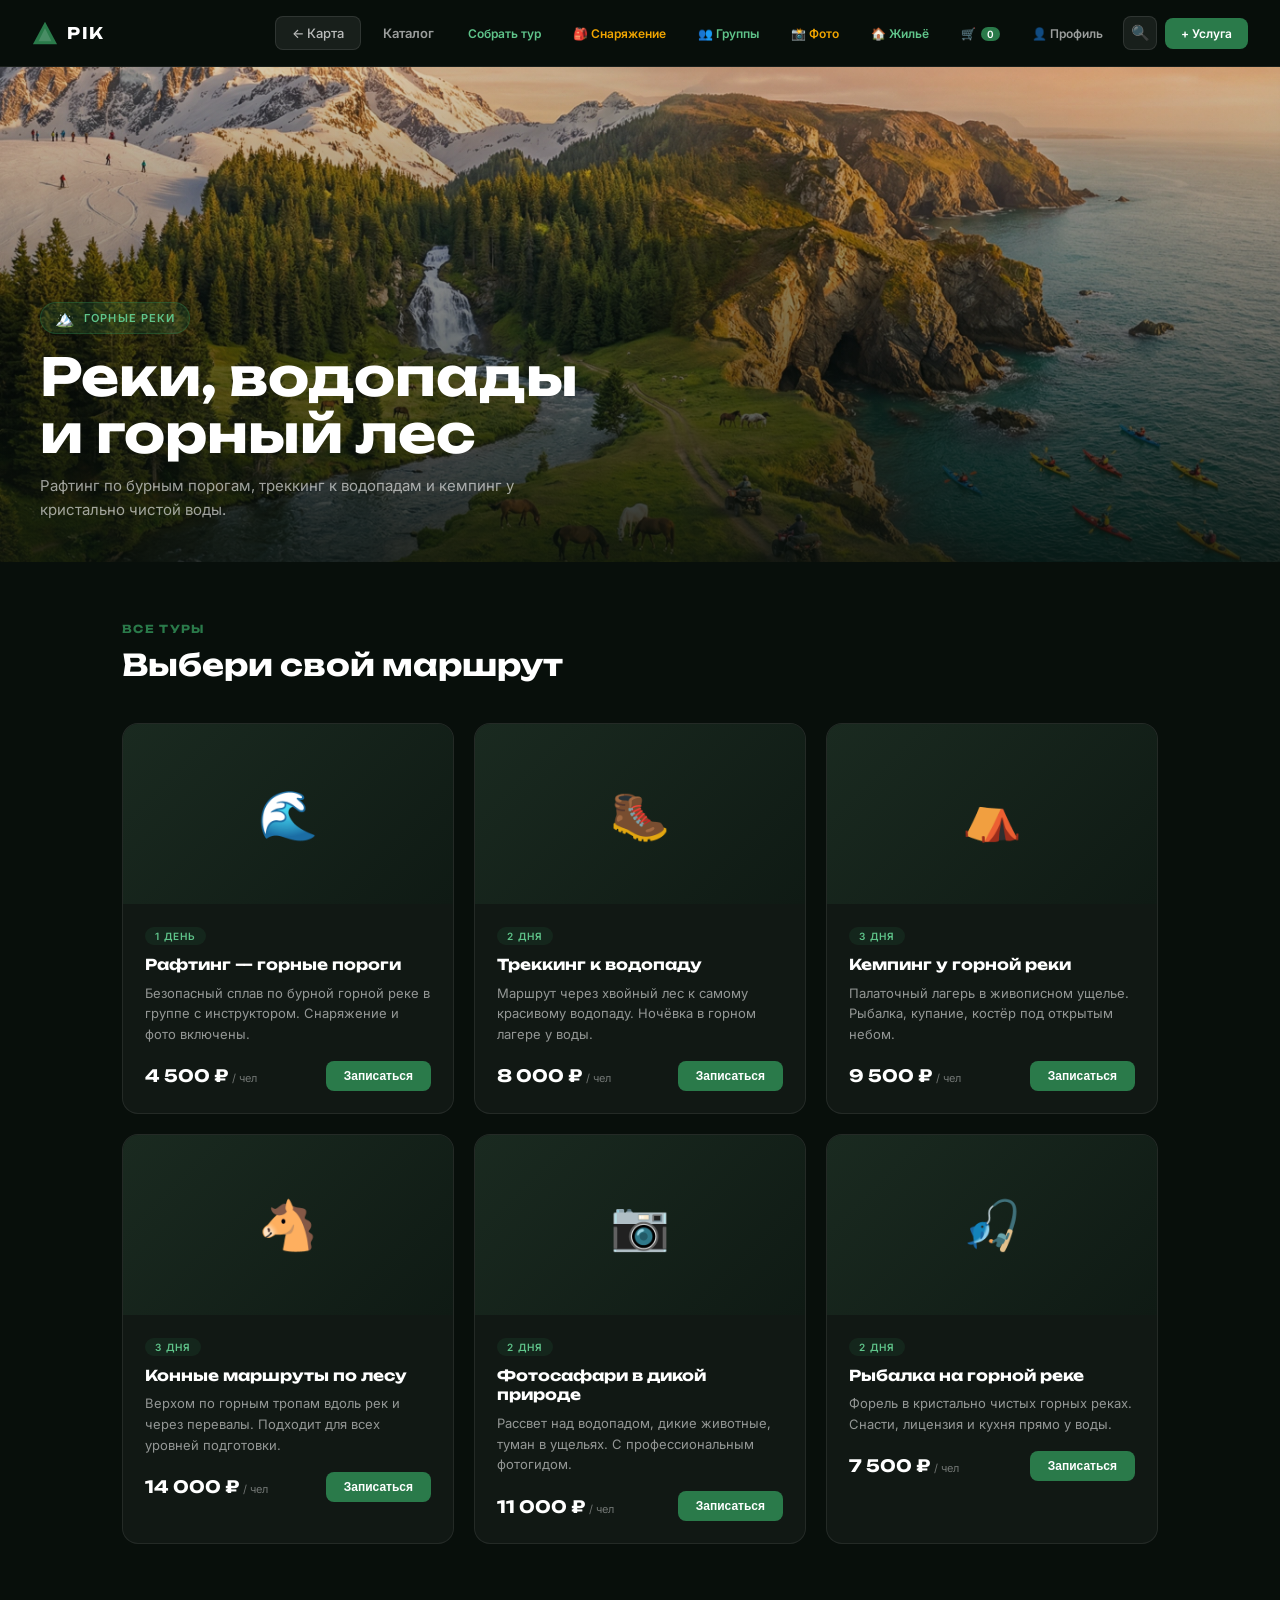
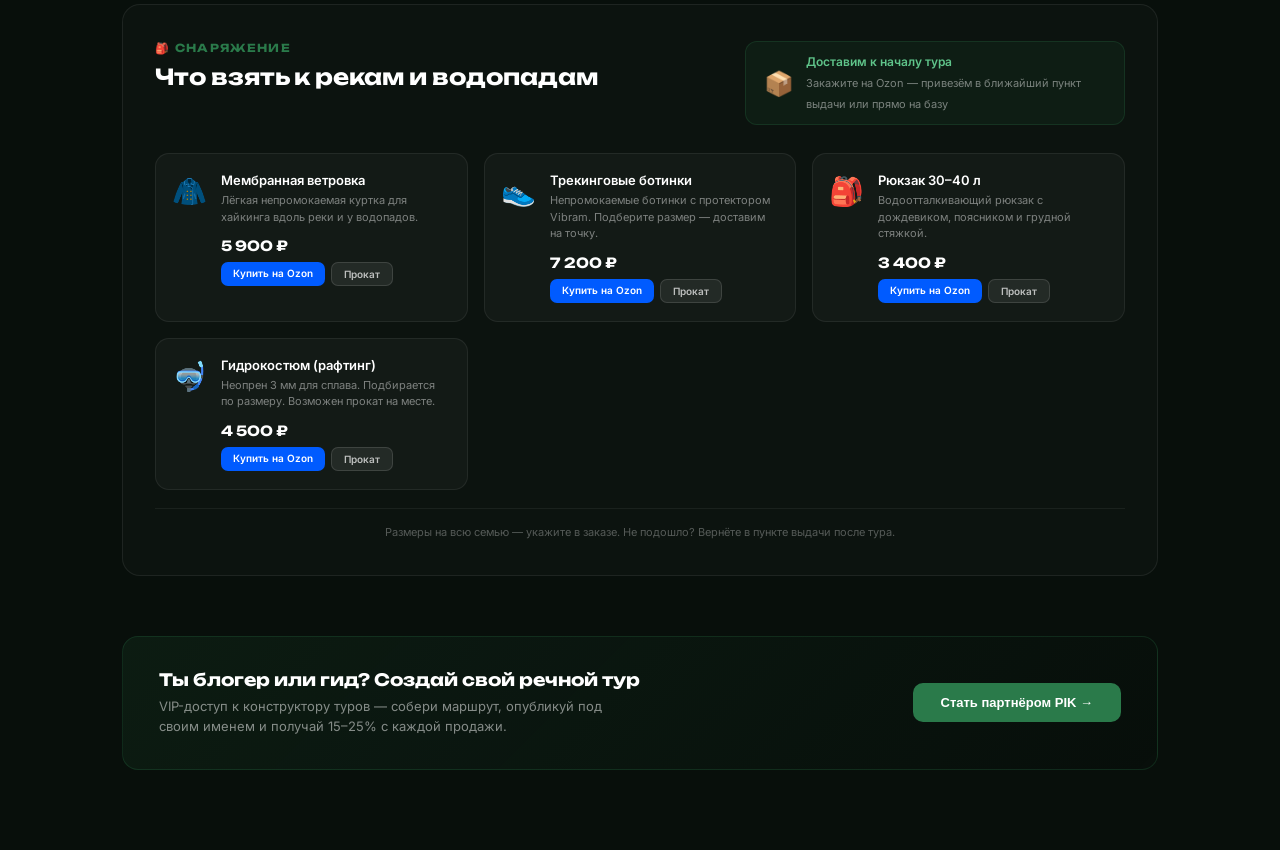
<file: river.html>
<!DOCTYPE html>
<html lang="ru">
<head>
  <meta charset="UTF-8"/>
  <meta name="viewport" content="width=device-width, initial-scale=1.0"/>
  <title>PIK — Реки и водопады</title>
  <link rel="preconnect" href="https://fonts.googleapis.com"/>
  <link rel="preconnect" href="https://fonts.gstatic.com" crossorigin/>
  <link href="https://fonts.googleapis.com/css2?family=Unbounded:wght@400;700&family=Inter:wght@400;500;600&display=swap" rel="stylesheet"/>
  <link rel="stylesheet" href="tour.css"/>
  <style>
  /* ── GEAR SECTION ── */
  .gear-section {
    margin-top: 60px; padding: 36px 32px;
    background: rgba(255,255,255,0.02);
    border: 1px solid rgba(255,255,255,0.07);
    border-radius: 18px;
  }
  .gear-header {
    display: flex; justify-content: space-between; align-items: flex-start;
    gap: 20px; flex-wrap: wrap; margin-bottom: 28px;
  }
  .gear-title {
    font-family: 'Unbounded', sans-serif;
    font-size: clamp(17px, 2.5vw, 22px);
    font-weight: 700; color: #fff;
  }
  .gear-delivery {
    display: flex; align-items: center; gap: 12px;
    background: rgba(42,122,74,0.1); border: 1px solid rgba(42,122,74,0.25);
    border-radius: 12px; padding: 12px 18px; max-width: 380px;
  }
  .gear-delivery-icon { font-size: 24px; flex-shrink: 0; }
  .gear-delivery-text strong { display: block; font-size: 12px; color: #5fc48a; font-weight: 600; margin-bottom: 2px; }
  .gear-delivery-text span { font-size: 11px; color: rgba(255,255,255,0.45); line-height: 1.4; }
  .gear-grid {
    display: grid;
    grid-template-columns: repeat(auto-fill, minmax(260px, 1fr));
    gap: 16px;
  }
  .gear-card {
    display: flex; gap: 14px;
    background: rgba(255,255,255,0.03);
    border: 1px solid rgba(255,255,255,0.07);
    border-radius: 14px; padding: 18px 16px;
    transition: border-color 0.2s, background 0.2s;
  }
  .gear-card:hover {
    border-color: rgba(42,122,74,0.4);
    background: rgba(42,122,74,0.05);
  }
  .gear-icon {
    font-size: 28px; flex-shrink: 0; margin-top: 2px;
  }
  .gear-body { flex: 1; min-width: 0; }
  .gear-name {
    font-size: 13px; font-weight: 600; color: #fff; margin-bottom: 4px;
  }
  .gear-desc {
    font-size: 11px; color: rgba(255,255,255,0.45); line-height: 1.5; margin-bottom: 12px;
  }
  .gear-footer {
    display: flex; align-items: center; justify-content: space-between; gap: 8px; flex-wrap: wrap;
  }
  .gear-price {
    font-family: 'Unbounded', sans-serif;
    font-size: 14px; font-weight: 700; color: #fff;
  }
  .gear-btns { display: flex; gap: 6px; }
  .gear-buy {
    background: #005bff; color: #fff; border: none;
    padding: 5px 12px; border-radius: 7px;
    font-size: 10px; font-weight: 600; text-decoration: none;
    transition: background 0.15s; white-space: nowrap;
  }
  .gear-buy:hover { background: #004ad6; }
  .gear-rent {
    background: rgba(255,255,255,0.07); color: rgba(255,255,255,0.7);
    border: 1px solid rgba(255,255,255,0.12);
    padding: 5px 12px; border-radius: 7px;
    font-size: 10px; font-weight: 600; text-decoration: none;
    transition: all 0.15s; white-space: nowrap;
  }
  .gear-rent:hover { background: rgba(255,255,255,0.12); color: #fff; }
  .gear-note {
    margin-top: 18px; text-align: center;
    font-size: 11px; color: rgba(255,255,255,0.3);
    padding-top: 16px; border-top: 1px solid rgba(255,255,255,0.06);
  }
  @media (max-width: 600px) {
    .gear-section { padding: 24px 16px; }
    .gear-card { flex-direction: column; gap: 8px; }
    .gear-delivery { max-width: 100%; }
  }

  </style>
  <style>
  /* ── SEARCH OVERLAY ── */
  .search-overlay {
    display:none; position:fixed; inset:0; z-index:9999;
    background:rgba(8,15,11,0.85); backdrop-filter:blur(8px);
    align-items:flex-start; justify-content:center; padding-top:12vh;
  }
  .search-overlay.open { display:flex; }
  .search-modal {
    background:#111e16; border:1px solid rgba(255,255,255,0.1);
    border-radius:18px; width:580px; max-width:92vw;
    max-height:70vh; overflow:hidden;
    display:flex; flex-direction:column;
    animation:searchIn 0.2s ease;
  }
  @keyframes searchIn { from{transform:translateY(-12px);opacity:0} to{transform:translateY(0);opacity:1} }
  .search-input-wrap {
    display:flex; align-items:center; gap:10px;
    padding:16px 20px; border-bottom:1px solid rgba(255,255,255,0.08);
  }
  .search-icon-inner { font-size:18px; flex-shrink:0; }
  .search-input {
    flex:1; background:none; border:none; outline:none;
    color:#fff; font-size:16px; font-family:'Inter',sans-serif;
  }
  .search-input::placeholder { color:rgba(255,255,255,0.25); }
  .search-esc {
    background:rgba(255,255,255,0.08); border:1px solid rgba(255,255,255,0.12);
    color:rgba(255,255,255,0.4); font-size:10px; font-weight:600;
    padding:3px 8px; border-radius:5px; cursor:pointer;
  }
  .search-results {
    overflow-y:auto; padding:8px 12px 12px;
  }
  .sr-empty {
    text-align:center; padding:32px 20px;
    color:rgba(255,255,255,0.3); font-size:13px;
  }
  .sr-item {
    display:flex; align-items:center; gap:12px;
    padding:10px 12px; border-radius:10px; cursor:pointer;
    transition:background 0.12s; text-decoration:none;
  }
  .sr-item:hover { background:rgba(42,122,74,0.12); }
  .sr-badge {
    font-size:10px; font-weight:600; padding:3px 9px; border-radius:8px;
    white-space:nowrap; flex-shrink:0;
  }
  .sr-badge.tour { background:rgba(42,122,74,0.2); color:#5fc48a; }
  .sr-badge.service { background:rgba(255,255,255,0.06); color:rgba(255,255,255,0.55); }
  .sr-info { min-width:0; }
  .sr-title { font-size:13px; font-weight:600; color:#fff; }
  .sr-zone { font-size:11px; color:rgba(255,255,255,0.35); margin-top:1px; }
  .nav-search-btn {
    background:rgba(255,255,255,0.07); border:1px solid rgba(255,255,255,0.1);
    color:rgba(255,255,255,0.5); width:34px; height:34px;
    border-radius:8px; display:flex; align-items:center; justify-content:center;
    cursor:pointer; font-size:15px; transition:all 0.15s; flex-shrink:0;
  }
  .nav-search-btn:hover { background:rgba(255,255,255,0.12); color:#fff; }

  </style>
</head>
<body>

<nav>
  <a class="logo" href="index.html">
    <svg viewBox="0 0 28 28" fill="none"><polygon points="14,2 27,26 1,26" fill="#2A7A4A"/><polygon points="14,9 21,23 7,23" fill="rgba(255,255,255,0.15)"/></svg>
    <span class="logo-text">PIK</span>
  </a>
  <div style="display:flex;gap:8px;align-items:center;">
    <a class="back-btn" href="index.html" style="margin:0;">← Карта</a>
    <a href="catalog.html" style="color:rgba(255,255,255,0.6);font-size:13px;font-weight:600;text-decoration:none;padding:8px 14px;">Каталог</a>
    <a href="tour-builder.html" style="color:#5fc48a;font-size:12px;font-weight:600;text-decoration:none;padding:6px 12px;white-space:nowrap;">Собрать тур</a>
      <a href="gear-shop.html" style="color:#f0a500;font-size:12px;font-weight:600;text-decoration:none;padding:6px 12px;white-space:nowrap;">🎒 Снаряжение</a>
      <a href="group-tours.html" style="color:#5fc48a;font-size:12px;font-weight:600;text-decoration:none;padding:6px 12px;white-space:nowrap;">👥 Группы</a>
      <a href="photo-safari.html" style="color:#f0a500;font-size:12px;font-weight:600;text-decoration:none;padding:6px 12px;white-space:nowrap;">📸 Фото</a>
      <a href="property-mgmt.html" style="color:#5fc48a;font-size:12px;font-weight:600;text-decoration:none;padding:6px 12px;white-space:nowrap;">🏠 Жильё</a>

      <a href="cart.html" id="cartNavBtn" style="color:#f0a500;font-size:12px;font-weight:600;text-decoration:none;padding:6px 12px;white-space:nowrap;">🛒 <span id="cartCount" style="background:#2A7A4A;color:#fff;font-size:10px;padding:1px 6px;border-radius:10px;margin-left:2px;">0</span></a>
      <a href="profile.html" style="color:rgba(255,255,255,0.6);font-size:12px;font-weight:600;text-decoration:none;padding:6px 12px;white-space:nowrap;">👤 Профиль</a>
      <button class="nav-search-btn" onclick="openSearch()" title="Поиск (⌘K)">🔍</button>
      <a href="partner.html" style="background:#2A7A4A;color:#fff;padding:8px 16px;font-size:12px;border-radius:8px;font-weight:600;text-decoration:none;white-space:nowrap;">+ Услуга</a>
  </div>
</nav>

<div class="hero">
  <img class="hero-img" src="img/panorama_seamless.webp" alt="Реки и водопады" style="object-position:38% center"/>
  <div class="hero-overlay"></div>
  <div class="hero-content">
    <div class="hero-tag"><span class="tag-icon">🏔️</span> Горные реки</div>
    <h1 class="hero-title">Реки, водопады<br>и горный лес</h1>
    <p class="hero-sub">Рафтинг по бурным порогам, треккинг к водопадам и кемпинг у кристально чистой воды.</p>
  </div>
</div>

<div class="section">
  <div class="section-label">Все туры</div>
  <div class="section-title">Выбери свой маршрут</div>

  <div class="tours-grid">

    <div class="tour-card">
      <div class="card-thumb-placeholder">🌊</div>
      <div class="card-body">
        <div class="card-duration">1 день</div>
        <div class="card-title">Рафтинг — горные пороги</div>
        <div class="card-desc">Безопасный сплав по бурной горной реке в группе с инструктором. Снаряжение и фото включены.</div>
        <div class="card-footer">
          <div class="card-price">4 500 ₽ <span>/ чел</span></div>
          <button class="card-btn">Записаться</button>
        </div>
      </div>
    </div>

    <div class="tour-card">
      <div class="card-thumb-placeholder">🥾</div>
      <div class="card-body">
        <div class="card-duration">2 дня</div>
        <div class="card-title">Треккинг к водопаду</div>
        <div class="card-desc">Маршрут через хвойный лес к самому красивому водопаду. Ночёвка в горном лагере у воды.</div>
        <div class="card-footer">
          <div class="card-price">8 000 ₽ <span>/ чел</span></div>
          <button class="card-btn">Записаться</button>
        </div>
      </div>
    </div>

    <div class="tour-card">
      <div class="card-thumb-placeholder">⛺</div>
      <div class="card-body">
        <div class="card-duration">3 дня</div>
        <div class="card-title">Кемпинг у горной реки</div>
        <div class="card-desc">Палаточный лагерь в живописном ущелье. Рыбалка, купание, костёр под открытым небом.</div>
        <div class="card-footer">
          <div class="card-price">9 500 ₽ <span>/ чел</span></div>
          <button class="card-btn">Записаться</button>
        </div>
      </div>
    </div>

    <div class="tour-card">
      <div class="card-thumb-placeholder">🐴</div>
      <div class="card-body">
        <div class="card-duration">3 дня</div>
        <div class="card-title">Конные маршруты по лесу</div>
        <div class="card-desc">Верхом по горным тропам вдоль рек и через перевалы. Подходит для всех уровней подготовки.</div>
        <div class="card-footer">
          <div class="card-price">14 000 ₽ <span>/ чел</span></div>
          <button class="card-btn">Записаться</button>
        </div>
      </div>
    </div>

    <div class="tour-card">
      <div class="card-thumb-placeholder">📷</div>
      <div class="card-body">
        <div class="card-duration">2 дня</div>
        <div class="card-title">Фотосафари в дикой природе</div>
        <div class="card-desc">Рассвет над водопадом, дикие животные, туман в ущельях. С профессиональным фотогидом.</div>
        <div class="card-footer">
          <div class="card-price">11 000 ₽ <span>/ чел</span></div>
          <button class="card-btn">Записаться</button>
        </div>
      </div>
    </div>

    <div class="tour-card">
      <div class="card-thumb-placeholder">🎣</div>
      <div class="card-body">
        <div class="card-duration">2 дня</div>
        <div class="card-title">Рыбалка на горной реке</div>
        <div class="card-desc">Форель в кристально чистых горных реках. Снасти, лицензия и кухня прямо у воды.</div>
        <div class="card-footer">
          <div class="card-price">7 500 ₽ <span>/ чел</span></div>
          <button class="card-btn">Записаться</button>
        </div>
      </div>
    </div>

  </div>

  
  <!-- GEAR SECTION -->
  <div class="gear-section">
    <div class="gear-header">
      <div>
        <div class="section-label" style="margin-bottom:8px;">🎒 Снаряжение</div>
        <div class="gear-title">Что взять к рекам и водопадам</div>
      </div>
      <div class="gear-delivery">
        <div class="gear-delivery-icon">📦</div>
        <div class="gear-delivery-text">
          <strong>Доставим к началу тура</strong>
          <span>Закажите на Ozon — привезём в ближайший пункт выдачи или прямо на базу</span>
        </div>
      </div>
    </div>
    <div class="gear-grid">
    <div class="gear-card">
      <div class="gear-icon">🧥</div>
      <div class="gear-body">
        <div class="gear-name">Мембранная ветровка</div>
        <div class="gear-desc">Лёгкая непромокаемая куртка для хайкинга вдоль реки и у водопадов.</div>
        <div class="gear-footer">
          <div class="gear-price">5 900 ₽</div>
          <div class="gear-btns">
            <a href="https://www.ozon.ru/category/vetrovki/" target="_blank" class="gear-buy">Купить на Ozon</a>
            <a href="catalog.html?type=gear" class="gear-rent">Прокат</a>
          </div>
        </div>
      </div>
    </div>
    <div class="gear-card">
      <div class="gear-icon">👟</div>
      <div class="gear-body">
        <div class="gear-name">Трекинговые ботинки</div>
        <div class="gear-desc">Непромокаемые ботинки с протектором Vibram. Подберите размер — доставим на точку.</div>
        <div class="gear-footer">
          <div class="gear-price">7 200 ₽</div>
          <div class="gear-btns">
            <a href="https://www.ozon.ru/category/trekingovyye-botinki/" target="_blank" class="gear-buy">Купить на Ozon</a>
            <a href="catalog.html?type=gear" class="gear-rent">Прокат</a>
          </div>
        </div>
      </div>
    </div>
    <div class="gear-card">
      <div class="gear-icon">🎒</div>
      <div class="gear-body">
        <div class="gear-name">Рюкзак 30–40 л</div>
        <div class="gear-desc">Водоотталкивающий рюкзак с дождевиком, поясником и грудной стяжкой.</div>
        <div class="gear-footer">
          <div class="gear-price">3 400 ₽</div>
          <div class="gear-btns">
            <a href="https://www.ozon.ru/category/ryukzaki-turisticheskie/" target="_blank" class="gear-buy">Купить на Ozon</a>
            <a href="catalog.html?type=gear" class="gear-rent">Прокат</a>
          </div>
        </div>
      </div>
    </div>
    <div class="gear-card">
      <div class="gear-icon">🤿</div>
      <div class="gear-body">
        <div class="gear-name">Гидрокостюм (рафтинг)</div>
        <div class="gear-desc">Неопрен 3 мм для сплава. Подбирается по размеру. Возможен прокат на месте.</div>
        <div class="gear-footer">
          <div class="gear-price">4 500 ₽</div>
          <div class="gear-btns">
            <a href="https://www.ozon.ru/category/gidrokostyumy/" target="_blank" class="gear-buy">Купить на Ozon</a>
            <a href="catalog.html?type=gear" class="gear-rent">Прокат</a>
          </div>
        </div>
      </div>
    </div>
    </div>
    <div class="gear-note">
      Размеры на всю семью — укажите в заказе. Не подошло? Вернёте в пункте выдачи после тура.
    </div>
  </div>

  <div class="amb-strip">
    <div class="amb-strip-text">
      <h3>Ты блогер или гид? Создай свой речной тур</h3>
      <p>VIP-доступ к конструктору туров — собери маршрут, опубликуй под своим именем и получай 15–25% с каждой продажи.</p>
    </div>
    <button class="amb-strip-btn" onclick="window.location.href='index.html'">Стать партнёром PIK →</button>
  </div>
</div>


<!-- SEARCH OVERLAY -->
<div id="searchOverlay" class="search-overlay" onclick="if(event.target===this)closeSearch()">
  <div class="search-modal">
    <div class="search-input-wrap">
      <span class="search-icon-inner">🔍</span>
      <input type="text" id="searchInput" class="search-input" placeholder="Туры, услуги, активности..." autocomplete="off" oninput="doSearch(this.value)"/>
      <kbd class="search-esc" onclick="closeSearch()">ESC</kbd>
    </div>
    <div id="searchResults" class="search-results"></div>
  </div>
</div>

<script>
const PIK_INDEX = [{"title": "Фрирайд по целине", "type": "tour", "zone": "ski", "url": "ski.html", "tags": "горы лыжи фрирайд снег целина"}, {"title": "Ски-тур на рассвете", "type": "tour", "zone": "ski", "url": "ski.html", "tags": "горы лыжи ски-тур рассвет"}, {"title": "Сноуборд-парк", "type": "tour", "zone": "ski", "url": "ski.html", "tags": "горы сноуборд парк фигуры трамплин"}, {"title": "Снегоходы — ночной драйв", "type": "tour", "zone": "ski", "url": "ski.html", "tags": "горы снегоход ночь адреналин"}, {"title": "Ночёвка на высоте 3000 м", "type": "tour", "zone": "ski", "url": "ski.html", "tags": "горы ночёвка высота палатка"}, {"title": "Лыжный ски-тур — неделя в горах", "type": "tour", "zone": "ski", "url": "ski.html", "tags": "горы лыжи неделя шале пакет"}, {"title": "Рафтинг по горной реке", "type": "tour", "zone": "river", "url": "river.html", "tags": "река рафтинг сплав вода"}, {"title": "Каякинг на закате", "type": "tour", "zone": "river", "url": "river.html", "tags": "река каяк закат вода"}, {"title": "Поход к водопадам", "type": "tour", "zone": "river", "url": "river.html", "tags": "река водопад поход треккинг"}, {"title": "Рыбалка на форель", "type": "tour", "zone": "river", "url": "river.html", "tags": "река рыбалка форель"}, {"title": "Каньонинг — спуск по ущельям", "type": "tour", "zone": "river", "url": "river.html", "tags": "река каньон ущелье верёвки"}, {"title": "Сплав на SUP", "type": "tour", "zone": "river", "url": "river.html", "tags": "река sup доска стоя"}, {"title": "Конная прогулка по лугам", "type": "tour", "zone": "meadow", "url": "meadow.html", "tags": "луг лошади конная прогулка"}, {"title": "Квадроциклы — горный маршрут", "type": "tour", "zone": "meadow", "url": "meadow.html", "tags": "луг квадроцикл ATV горы"}, {"title": "Параплан — полёт над долиной", "type": "tour", "zone": "meadow", "url": "meadow.html", "tags": "луг параплан полёт долина"}, {"title": "Пикник с видом на горы", "type": "tour", "zone": "meadow", "url": "meadow.html", "tags": "луг пикник вид горы еда"}, {"title": "Велотрейл — лесные тропы", "type": "tour", "zone": "meadow", "url": "meadow.html", "tags": "луг велосипед трейл лес тропы"}, {"title": "Йога-ретрит на высокогорье", "type": "tour", "zone": "meadow", "url": "meadow.html", "tags": "луг йога ретрит медитация"}, {"title": "Дайвинг у скал", "type": "tour", "zone": "sea", "url": "sea.html", "tags": "море дайвинг скалы подводный"}, {"title": "Прогулка на яхте", "type": "tour", "zone": "sea", "url": "sea.html", "tags": "море яхта прогулка закат"}, {"title": "Серфинг для начинающих", "type": "tour", "zone": "sea", "url": "sea.html", "tags": "море серфинг волны обучение"}, {"title": "Морская рыбалка", "type": "tour", "zone": "sea", "url": "sea.html", "tags": "море рыбалка катер"}, {"title": "Каякинг вдоль скал", "type": "tour", "zone": "sea", "url": "sea.html", "tags": "море каяк скалы пещеры"}, {"title": "Фотосессия на побережье", "type": "tour", "zone": "sea", "url": "sea.html", "tags": "море фото побережье закат"}, {"title": "Горное шале «Вершина»", "type": "service", "zone": "hotel", "url": "catalog.html", "tags": "жильё гостиница шале горы"}, {"title": "Глэмпинг «Река»", "type": "service", "zone": "camp", "url": "catalog.html", "tags": "кемпинг глэмпинг река шатры"}, {"title": "Гид Алексей — треккинг", "type": "service", "zone": "guide", "url": "catalog.html", "tags": "гид треккинг горы поход"}, {"title": "Прокат квадроциклов", "type": "service", "zone": "rental", "url": "catalog.html", "tags": "прокат квадроцикл ATV"}, {"title": "Конная прогулка «Рассвет»", "type": "service", "zone": "rental", "url": "catalog.html", "tags": "прокат лошади конная"}, {"title": "Кафе «Горный воздух»", "type": "service", "zone": "food", "url": "catalog.html", "tags": "питание кафе еда доставка"}, {"title": "Трансфер в горы", "type": "service", "zone": "transfer", "url": "catalog.html", "tags": "трансфер такси минивэн аэропорт"}, {"title": "Инструктор по дайвингу", "type": "service", "zone": "guide", "url": "catalog.html", "tags": "гид дайвинг инструктор PADI море"}, {"title": "Домики у моря «Бухта»", "type": "service", "zone": "hotel", "url": "catalog.html", "tags": "жильё домик море побережье"}];
const ZONE_LABELS = {"ski": "⛷️ Горы", "river": "🏞️ Река", "meadow": "🌿 Луга", "sea": "🌊 Море", "hotel": "🏨 Жильё", "camp": "⛺ Кемпинг", "guide": "🧭 Гид", "rental": "🏍️ Прокат", "food": "🍽️ Питание", "transfer": "🚐 Трансфер"};

function openSearch() {
  document.getElementById('searchOverlay').classList.add('open');
  setTimeout(()=>document.getElementById('searchInput').focus(), 100);
}
function closeSearch() {
  document.getElementById('searchOverlay').classList.remove('open');
  document.getElementById('searchInput').value = '';
  document.getElementById('searchResults').innerHTML = '';
}
document.addEventListener('keydown', e => {
  if ((e.metaKey||e.ctrlKey) && e.key==='k') { e.preventDefault(); openSearch(); }
  if (e.key==='Escape') closeSearch();
});

function doSearch(q) {
  const box = document.getElementById('searchResults');
  q = q.trim().toLowerCase();
  if (!q) { box.innerHTML = '<div class="sr-empty">Начните вводить — покажем туры и услуги</div>'; return; }
  const results = PIK_INDEX.filter(item =>
    item.title.toLowerCase().includes(q) || item.tags.toLowerCase().includes(q)
  );
  if (!results.length) { box.innerHTML = '<div class="sr-empty">Ничего не найдено — попробуйте другой запрос</div>'; return; }
  box.innerHTML = results.slice(0, 8).map(r => `
    <a class="sr-item" href="${r.url}">
      <span class="sr-badge ${r.type}">${r.type==='tour'?'Тур':'Услуга'}</span>
      <div class="sr-info">
        <div class="sr-title">${r.title}</div>
        <div class="sr-zone">${ZONE_LABELS[r.zone]||r.zone}</div>
      </div>
    </a>
  `).join('');
}
</script>
<script>function updateCartCount(){try{const c=JSON.parse(localStorage.getItem('pik_cart'))||[];const el=document.getElementById('cartCount');if(el)el.textContent=c.length;}catch(e){}}updateCartCount();</script>

</body>
</html>
</file>
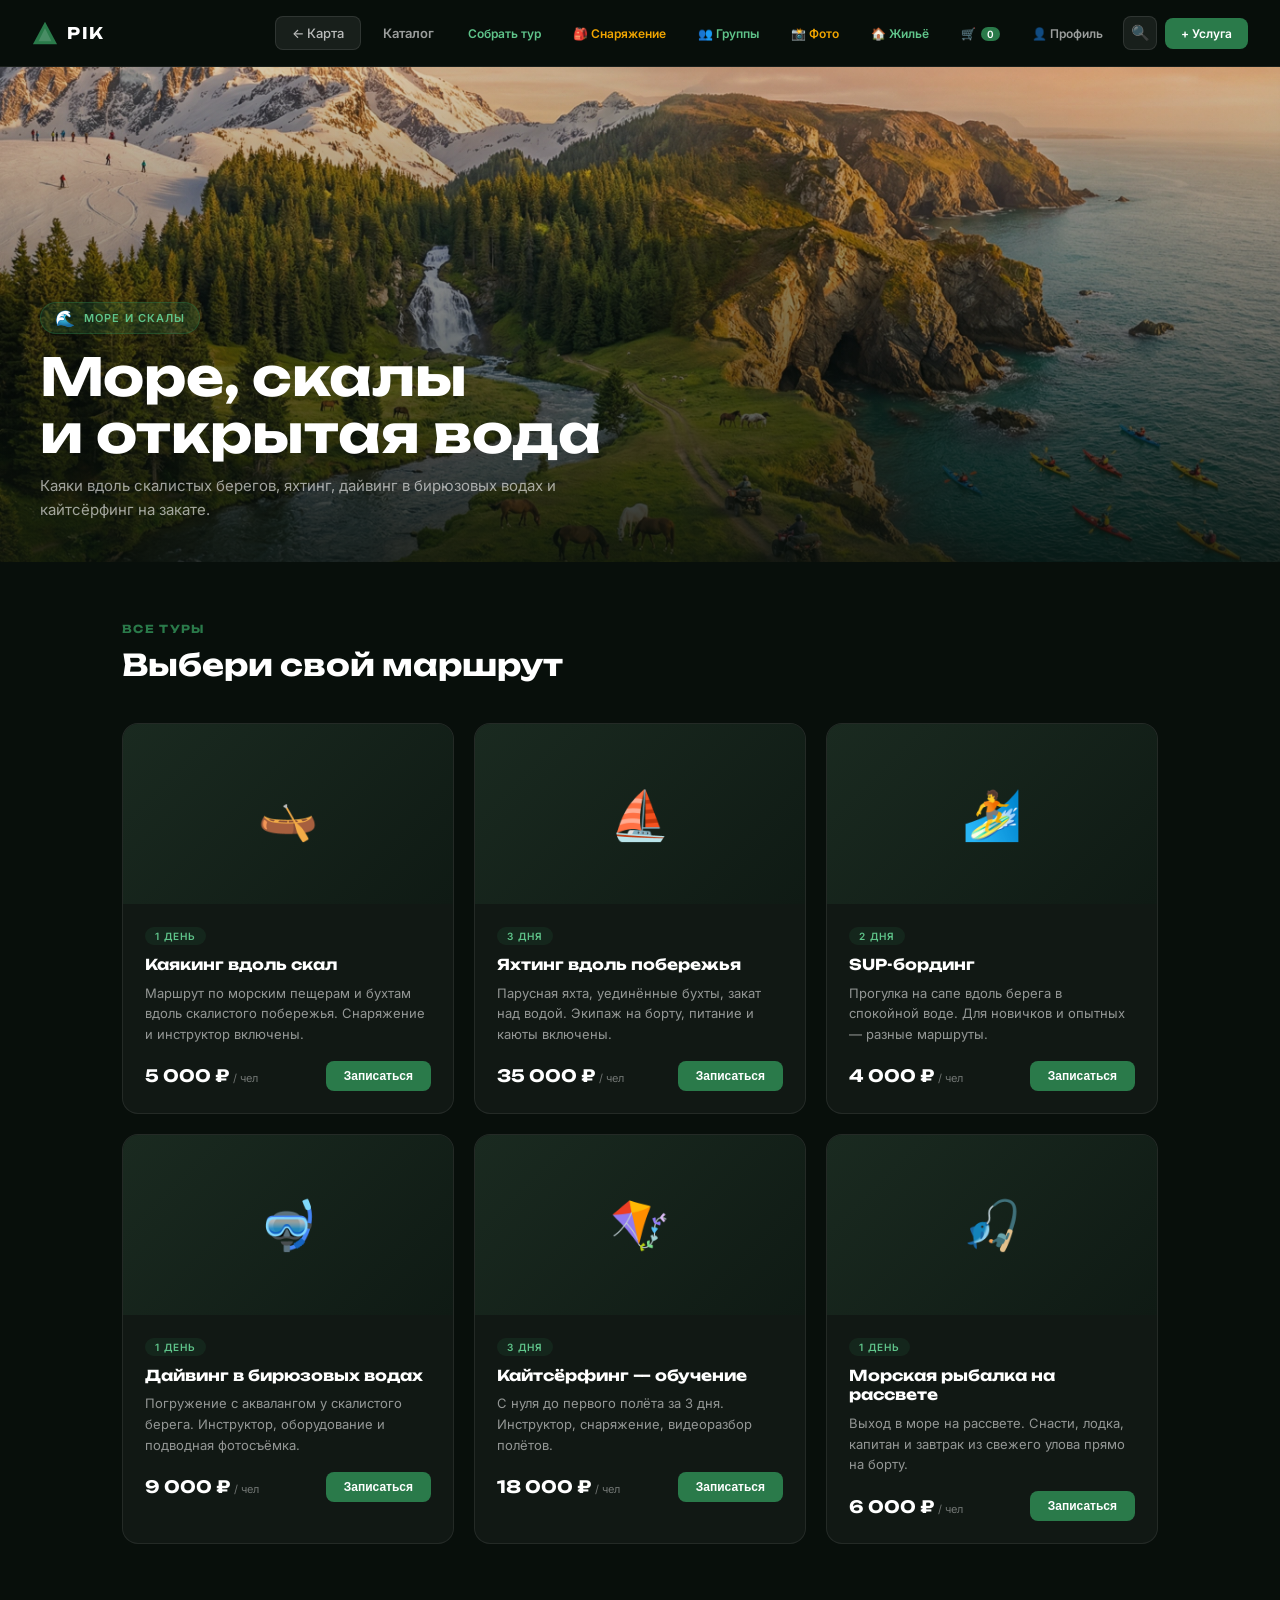
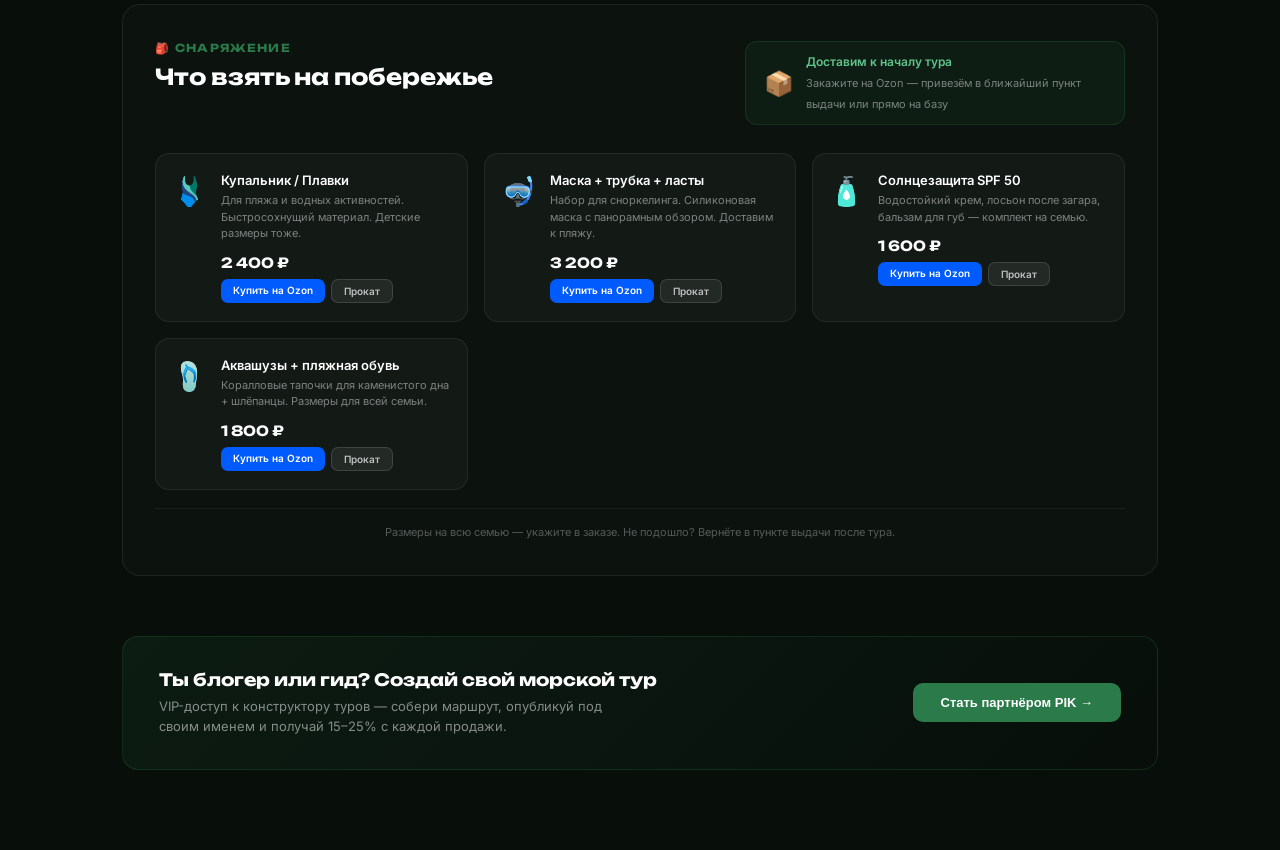
<file: sea.html>
<!DOCTYPE html>
<html lang="ru">
<head>
  <meta charset="UTF-8"/>
  <meta name="viewport" content="width=device-width, initial-scale=1.0"/>
  <title>PIK — Море и побережье</title>
  <link rel="preconnect" href="https://fonts.googleapis.com"/>
  <link rel="preconnect" href="https://fonts.gstatic.com" crossorigin/>
  <link href="https://fonts.googleapis.com/css2?family=Unbounded:wght@400;700&family=Inter:wght@400;500;600&display=swap" rel="stylesheet"/>
  <link rel="stylesheet" href="tour.css"/>
  <style>
  /* ── GEAR SECTION ── */
  .gear-section {
    margin-top: 60px; padding: 36px 32px;
    background: rgba(255,255,255,0.02);
    border: 1px solid rgba(255,255,255,0.07);
    border-radius: 18px;
  }
  .gear-header {
    display: flex; justify-content: space-between; align-items: flex-start;
    gap: 20px; flex-wrap: wrap; margin-bottom: 28px;
  }
  .gear-title {
    font-family: 'Unbounded', sans-serif;
    font-size: clamp(17px, 2.5vw, 22px);
    font-weight: 700; color: #fff;
  }
  .gear-delivery {
    display: flex; align-items: center; gap: 12px;
    background: rgba(42,122,74,0.1); border: 1px solid rgba(42,122,74,0.25);
    border-radius: 12px; padding: 12px 18px; max-width: 380px;
  }
  .gear-delivery-icon { font-size: 24px; flex-shrink: 0; }
  .gear-delivery-text strong { display: block; font-size: 12px; color: #5fc48a; font-weight: 600; margin-bottom: 2px; }
  .gear-delivery-text span { font-size: 11px; color: rgba(255,255,255,0.45); line-height: 1.4; }
  .gear-grid {
    display: grid;
    grid-template-columns: repeat(auto-fill, minmax(260px, 1fr));
    gap: 16px;
  }
  .gear-card {
    display: flex; gap: 14px;
    background: rgba(255,255,255,0.03);
    border: 1px solid rgba(255,255,255,0.07);
    border-radius: 14px; padding: 18px 16px;
    transition: border-color 0.2s, background 0.2s;
  }
  .gear-card:hover {
    border-color: rgba(42,122,74,0.4);
    background: rgba(42,122,74,0.05);
  }
  .gear-icon {
    font-size: 28px; flex-shrink: 0; margin-top: 2px;
  }
  .gear-body { flex: 1; min-width: 0; }
  .gear-name {
    font-size: 13px; font-weight: 600; color: #fff; margin-bottom: 4px;
  }
  .gear-desc {
    font-size: 11px; color: rgba(255,255,255,0.45); line-height: 1.5; margin-bottom: 12px;
  }
  .gear-footer {
    display: flex; align-items: center; justify-content: space-between; gap: 8px; flex-wrap: wrap;
  }
  .gear-price {
    font-family: 'Unbounded', sans-serif;
    font-size: 14px; font-weight: 700; color: #fff;
  }
  .gear-btns { display: flex; gap: 6px; }
  .gear-buy {
    background: #005bff; color: #fff; border: none;
    padding: 5px 12px; border-radius: 7px;
    font-size: 10px; font-weight: 600; text-decoration: none;
    transition: background 0.15s; white-space: nowrap;
  }
  .gear-buy:hover { background: #004ad6; }
  .gear-rent {
    background: rgba(255,255,255,0.07); color: rgba(255,255,255,0.7);
    border: 1px solid rgba(255,255,255,0.12);
    padding: 5px 12px; border-radius: 7px;
    font-size: 10px; font-weight: 600; text-decoration: none;
    transition: all 0.15s; white-space: nowrap;
  }
  .gear-rent:hover { background: rgba(255,255,255,0.12); color: #fff; }
  .gear-note {
    margin-top: 18px; text-align: center;
    font-size: 11px; color: rgba(255,255,255,0.3);
    padding-top: 16px; border-top: 1px solid rgba(255,255,255,0.06);
  }
  @media (max-width: 600px) {
    .gear-section { padding: 24px 16px; }
    .gear-card { flex-direction: column; gap: 8px; }
    .gear-delivery { max-width: 100%; }
  }

  </style>
  <style>
  /* ── SEARCH OVERLAY ── */
  .search-overlay {
    display:none; position:fixed; inset:0; z-index:9999;
    background:rgba(8,15,11,0.85); backdrop-filter:blur(8px);
    align-items:flex-start; justify-content:center; padding-top:12vh;
  }
  .search-overlay.open { display:flex; }
  .search-modal {
    background:#111e16; border:1px solid rgba(255,255,255,0.1);
    border-radius:18px; width:580px; max-width:92vw;
    max-height:70vh; overflow:hidden;
    display:flex; flex-direction:column;
    animation:searchIn 0.2s ease;
  }
  @keyframes searchIn { from{transform:translateY(-12px);opacity:0} to{transform:translateY(0);opacity:1} }
  .search-input-wrap {
    display:flex; align-items:center; gap:10px;
    padding:16px 20px; border-bottom:1px solid rgba(255,255,255,0.08);
  }
  .search-icon-inner { font-size:18px; flex-shrink:0; }
  .search-input {
    flex:1; background:none; border:none; outline:none;
    color:#fff; font-size:16px; font-family:'Inter',sans-serif;
  }
  .search-input::placeholder { color:rgba(255,255,255,0.25); }
  .search-esc {
    background:rgba(255,255,255,0.08); border:1px solid rgba(255,255,255,0.12);
    color:rgba(255,255,255,0.4); font-size:10px; font-weight:600;
    padding:3px 8px; border-radius:5px; cursor:pointer;
  }
  .search-results {
    overflow-y:auto; padding:8px 12px 12px;
  }
  .sr-empty {
    text-align:center; padding:32px 20px;
    color:rgba(255,255,255,0.3); font-size:13px;
  }
  .sr-item {
    display:flex; align-items:center; gap:12px;
    padding:10px 12px; border-radius:10px; cursor:pointer;
    transition:background 0.12s; text-decoration:none;
  }
  .sr-item:hover { background:rgba(42,122,74,0.12); }
  .sr-badge {
    font-size:10px; font-weight:600; padding:3px 9px; border-radius:8px;
    white-space:nowrap; flex-shrink:0;
  }
  .sr-badge.tour { background:rgba(42,122,74,0.2); color:#5fc48a; }
  .sr-badge.service { background:rgba(255,255,255,0.06); color:rgba(255,255,255,0.55); }
  .sr-info { min-width:0; }
  .sr-title { font-size:13px; font-weight:600; color:#fff; }
  .sr-zone { font-size:11px; color:rgba(255,255,255,0.35); margin-top:1px; }
  .nav-search-btn {
    background:rgba(255,255,255,0.07); border:1px solid rgba(255,255,255,0.1);
    color:rgba(255,255,255,0.5); width:34px; height:34px;
    border-radius:8px; display:flex; align-items:center; justify-content:center;
    cursor:pointer; font-size:15px; transition:all 0.15s; flex-shrink:0;
  }
  .nav-search-btn:hover { background:rgba(255,255,255,0.12); color:#fff; }

  </style>
</head>
<body>

<nav>
  <a class="logo" href="index.html">
    <svg viewBox="0 0 28 28" fill="none"><polygon points="14,2 27,26 1,26" fill="#2A7A4A"/><polygon points="14,9 21,23 7,23" fill="rgba(255,255,255,0.15)"/></svg>
    <span class="logo-text">PIK</span>
  </a>
  <div style="display:flex;gap:8px;align-items:center;">
    <a class="back-btn" href="index.html" style="margin:0;">← Карта</a>
    <a href="catalog.html" style="color:rgba(255,255,255,0.6);font-size:13px;font-weight:600;text-decoration:none;padding:8px 14px;">Каталог</a>
    <a href="tour-builder.html" style="color:#5fc48a;font-size:12px;font-weight:600;text-decoration:none;padding:6px 12px;white-space:nowrap;">Собрать тур</a>
      <a href="gear-shop.html" style="color:#f0a500;font-size:12px;font-weight:600;text-decoration:none;padding:6px 12px;white-space:nowrap;">🎒 Снаряжение</a>
      <a href="group-tours.html" style="color:#5fc48a;font-size:12px;font-weight:600;text-decoration:none;padding:6px 12px;white-space:nowrap;">👥 Группы</a>
      <a href="photo-safari.html" style="color:#f0a500;font-size:12px;font-weight:600;text-decoration:none;padding:6px 12px;white-space:nowrap;">📸 Фото</a>
      <a href="property-mgmt.html" style="color:#5fc48a;font-size:12px;font-weight:600;text-decoration:none;padding:6px 12px;white-space:nowrap;">🏠 Жильё</a>

      <a href="cart.html" id="cartNavBtn" style="color:#f0a500;font-size:12px;font-weight:600;text-decoration:none;padding:6px 12px;white-space:nowrap;">🛒 <span id="cartCount" style="background:#2A7A4A;color:#fff;font-size:10px;padding:1px 6px;border-radius:10px;margin-left:2px;">0</span></a>
      <a href="profile.html" style="color:rgba(255,255,255,0.6);font-size:12px;font-weight:600;text-decoration:none;padding:6px 12px;white-space:nowrap;">👤 Профиль</a>
      <button class="nav-search-btn" onclick="openSearch()" title="Поиск (⌘K)">🔍</button>
      <a href="partner.html" style="background:#2A7A4A;color:#fff;padding:8px 16px;font-size:12px;border-radius:8px;font-weight:600;text-decoration:none;white-space:nowrap;">+ Услуга</a>
  </div>
</nav>

<div class="hero">
  <img class="hero-img" src="img/panorama_seamless.webp" alt="Море и побережье" style="object-position:90% center"/>
  <div class="hero-overlay"></div>
  <div class="hero-content">
    <div class="hero-tag"><span class="tag-icon">🌊</span> Море и скалы</div>
    <h1 class="hero-title">Море, скалы<br>и открытая вода</h1>
    <p class="hero-sub">Каяки вдоль скалистых берегов, яхтинг, дайвинг в бирюзовых водах и кайтсёрфинг на закате.</p>
  </div>
</div>

<div class="section">
  <div class="section-label">Все туры</div>
  <div class="section-title">Выбери свой маршрут</div>

  <div class="tours-grid">

    <div class="tour-card">
      <div class="card-thumb-placeholder">🛶</div>
      <div class="card-body">
        <div class="card-duration">1 день</div>
        <div class="card-title">Каякинг вдоль скал</div>
        <div class="card-desc">Маршрут по морским пещерам и бухтам вдоль скалистого побережья. Снаряжение и инструктор включены.</div>
        <div class="card-footer">
          <div class="card-price">5 000 ₽ <span>/ чел</span></div>
          <button class="card-btn">Записаться</button>
        </div>
      </div>
    </div>

    <div class="tour-card">
      <div class="card-thumb-placeholder">⛵</div>
      <div class="card-body">
        <div class="card-duration">3 дня</div>
        <div class="card-title">Яхтинг вдоль побережья</div>
        <div class="card-desc">Парусная яхта, уединённые бухты, закат над водой. Экипаж на борту, питание и каюты включены.</div>
        <div class="card-footer">
          <div class="card-price">35 000 ₽ <span>/ чел</span></div>
          <button class="card-btn">Записаться</button>
        </div>
      </div>
    </div>

    <div class="tour-card">
      <div class="card-thumb-placeholder">🏄</div>
      <div class="card-body">
        <div class="card-duration">2 дня</div>
        <div class="card-title">SUP-бординг</div>
        <div class="card-desc">Прогулка на сапе вдоль берега в спокойной воде. Для новичков и опытных — разные маршруты.</div>
        <div class="card-footer">
          <div class="card-price">4 000 ₽ <span>/ чел</span></div>
          <button class="card-btn">Записаться</button>
        </div>
      </div>
    </div>

    <div class="tour-card">
      <div class="card-thumb-placeholder">🤿</div>
      <div class="card-body">
        <div class="card-duration">1 день</div>
        <div class="card-title">Дайвинг в бирюзовых водах</div>
        <div class="card-desc">Погружение с аквалангом у скалистого берега. Инструктор, оборудование и подводная фотосъёмка.</div>
        <div class="card-footer">
          <div class="card-price">9 000 ₽ <span>/ чел</span></div>
          <button class="card-btn">Записаться</button>
        </div>
      </div>
    </div>

    <div class="tour-card">
      <div class="card-thumb-placeholder">🪁</div>
      <div class="card-body">
        <div class="card-duration">3 дня</div>
        <div class="card-title">Кайтсёрфинг — обучение</div>
        <div class="card-desc">С нуля до первого полёта за 3 дня. Инструктор, снаряжение, видеоразбор полётов.</div>
        <div class="card-footer">
          <div class="card-price">18 000 ₽ <span>/ чел</span></div>
          <button class="card-btn">Записаться</button>
        </div>
      </div>
    </div>

    <div class="tour-card">
      <div class="card-thumb-placeholder">🎣</div>
      <div class="card-body">
        <div class="card-duration">1 день</div>
        <div class="card-title">Морская рыбалка на рассвете</div>
        <div class="card-desc">Выход в море на рассвете. Снасти, лодка, капитан и завтрак из свежего улова прямо на борту.</div>
        <div class="card-footer">
          <div class="card-price">6 000 ₽ <span>/ чел</span></div>
          <button class="card-btn">Записаться</button>
        </div>
      </div>
    </div>

  </div>

  
  <!-- GEAR SECTION -->
  <div class="gear-section">
    <div class="gear-header">
      <div>
        <div class="section-label" style="margin-bottom:8px;">🎒 Снаряжение</div>
        <div class="gear-title">Что взять на побережье</div>
      </div>
      <div class="gear-delivery">
        <div class="gear-delivery-icon">📦</div>
        <div class="gear-delivery-text">
          <strong>Доставим к началу тура</strong>
          <span>Закажите на Ozon — привезём в ближайший пункт выдачи или прямо на базу</span>
        </div>
      </div>
    </div>
    <div class="gear-grid">
    <div class="gear-card">
      <div class="gear-icon">🩱</div>
      <div class="gear-body">
        <div class="gear-name">Купальник / Плавки</div>
        <div class="gear-desc">Для пляжа и водных активностей. Быстросохнущий материал. Детские размеры тоже.</div>
        <div class="gear-footer">
          <div class="gear-price">2 400 ₽</div>
          <div class="gear-btns">
            <a href="https://www.ozon.ru/category/kupalniki/" target="_blank" class="gear-buy">Купить на Ozon</a>
            <a href="catalog.html?type=gear" class="gear-rent">Прокат</a>
          </div>
        </div>
      </div>
    </div>
    <div class="gear-card">
      <div class="gear-icon">🤿</div>
      <div class="gear-body">
        <div class="gear-name">Маска + трубка + ласты</div>
        <div class="gear-desc">Набор для сноркелинга. Силиконовая маска с панорамным обзором. Доставим к пляжу.</div>
        <div class="gear-footer">
          <div class="gear-price">3 200 ₽</div>
          <div class="gear-btns">
            <a href="https://www.ozon.ru/category/maski-dlya-snorkelinga/" target="_blank" class="gear-buy">Купить на Ozon</a>
            <a href="catalog.html?type=gear" class="gear-rent">Прокат</a>
          </div>
        </div>
      </div>
    </div>
    <div class="gear-card">
      <div class="gear-icon">🧴</div>
      <div class="gear-body">
        <div class="gear-name">Солнцезащита SPF 50</div>
        <div class="gear-desc">Водостойкий крем, лосьон после загара, бальзам для губ — комплект на семью.</div>
        <div class="gear-footer">
          <div class="gear-price">1 600 ₽</div>
          <div class="gear-btns">
            <a href="https://www.ozon.ru/category/solntsezashchitnyye-sredstva/" target="_blank" class="gear-buy">Купить на Ozon</a>
            <a href="catalog.html?type=gear" class="gear-rent">Прокат</a>
          </div>
        </div>
      </div>
    </div>
    <div class="gear-card">
      <div class="gear-icon">🩴</div>
      <div class="gear-body">
        <div class="gear-name">Аквашузы + пляжная обувь</div>
        <div class="gear-desc">Коралловые тапочки для каменистого дна + шлёпанцы. Размеры для всей семьи.</div>
        <div class="gear-footer">
          <div class="gear-price">1 800 ₽</div>
          <div class="gear-btns">
            <a href="https://www.ozon.ru/category/akvashuzyi/" target="_blank" class="gear-buy">Купить на Ozon</a>
            <a href="catalog.html?type=gear" class="gear-rent">Прокат</a>
          </div>
        </div>
      </div>
    </div>
    </div>
    <div class="gear-note">
      Размеры на всю семью — укажите в заказе. Не подошло? Вернёте в пункте выдачи после тура.
    </div>
  </div>

  <div class="amb-strip">
    <div class="amb-strip-text">
      <h3>Ты блогер или гид? Создай свой морской тур</h3>
      <p>VIP-доступ к конструктору туров — собери маршрут, опубликуй под своим именем и получай 15–25% с каждой продажи.</p>
    </div>
    <button class="amb-strip-btn" onclick="window.location.href='index.html'">Стать партнёром PIK →</button>
  </div>
</div>


<!-- SEARCH OVERLAY -->
<div id="searchOverlay" class="search-overlay" onclick="if(event.target===this)closeSearch()">
  <div class="search-modal">
    <div class="search-input-wrap">
      <span class="search-icon-inner">🔍</span>
      <input type="text" id="searchInput" class="search-input" placeholder="Туры, услуги, активности..." autocomplete="off" oninput="doSearch(this.value)"/>
      <kbd class="search-esc" onclick="closeSearch()">ESC</kbd>
    </div>
    <div id="searchResults" class="search-results"></div>
  </div>
</div>

<script>
const PIK_INDEX = [{"title": "Фрирайд по целине", "type": "tour", "zone": "ski", "url": "ski.html", "tags": "горы лыжи фрирайд снег целина"}, {"title": "Ски-тур на рассвете", "type": "tour", "zone": "ski", "url": "ski.html", "tags": "горы лыжи ски-тур рассвет"}, {"title": "Сноуборд-парк", "type": "tour", "zone": "ski", "url": "ski.html", "tags": "горы сноуборд парк фигуры трамплин"}, {"title": "Снегоходы — ночной драйв", "type": "tour", "zone": "ski", "url": "ski.html", "tags": "горы снегоход ночь адреналин"}, {"title": "Ночёвка на высоте 3000 м", "type": "tour", "zone": "ski", "url": "ski.html", "tags": "горы ночёвка высота палатка"}, {"title": "Лыжный ски-тур — неделя в горах", "type": "tour", "zone": "ski", "url": "ski.html", "tags": "горы лыжи неделя шале пакет"}, {"title": "Рафтинг по горной реке", "type": "tour", "zone": "river", "url": "river.html", "tags": "река рафтинг сплав вода"}, {"title": "Каякинг на закате", "type": "tour", "zone": "river", "url": "river.html", "tags": "река каяк закат вода"}, {"title": "Поход к водопадам", "type": "tour", "zone": "river", "url": "river.html", "tags": "река водопад поход треккинг"}, {"title": "Рыбалка на форель", "type": "tour", "zone": "river", "url": "river.html", "tags": "река рыбалка форель"}, {"title": "Каньонинг — спуск по ущельям", "type": "tour", "zone": "river", "url": "river.html", "tags": "река каньон ущелье верёвки"}, {"title": "Сплав на SUP", "type": "tour", "zone": "river", "url": "river.html", "tags": "река sup доска стоя"}, {"title": "Конная прогулка по лугам", "type": "tour", "zone": "meadow", "url": "meadow.html", "tags": "луг лошади конная прогулка"}, {"title": "Квадроциклы — горный маршрут", "type": "tour", "zone": "meadow", "url": "meadow.html", "tags": "луг квадроцикл ATV горы"}, {"title": "Параплан — полёт над долиной", "type": "tour", "zone": "meadow", "url": "meadow.html", "tags": "луг параплан полёт долина"}, {"title": "Пикник с видом на горы", "type": "tour", "zone": "meadow", "url": "meadow.html", "tags": "луг пикник вид горы еда"}, {"title": "Велотрейл — лесные тропы", "type": "tour", "zone": "meadow", "url": "meadow.html", "tags": "луг велосипед трейл лес тропы"}, {"title": "Йога-ретрит на высокогорье", "type": "tour", "zone": "meadow", "url": "meadow.html", "tags": "луг йога ретрит медитация"}, {"title": "Дайвинг у скал", "type": "tour", "zone": "sea", "url": "sea.html", "tags": "море дайвинг скалы подводный"}, {"title": "Прогулка на яхте", "type": "tour", "zone": "sea", "url": "sea.html", "tags": "море яхта прогулка закат"}, {"title": "Серфинг для начинающих", "type": "tour", "zone": "sea", "url": "sea.html", "tags": "море серфинг волны обучение"}, {"title": "Морская рыбалка", "type": "tour", "zone": "sea", "url": "sea.html", "tags": "море рыбалка катер"}, {"title": "Каякинг вдоль скал", "type": "tour", "zone": "sea", "url": "sea.html", "tags": "море каяк скалы пещеры"}, {"title": "Фотосессия на побережье", "type": "tour", "zone": "sea", "url": "sea.html", "tags": "море фото побережье закат"}, {"title": "Горное шале «Вершина»", "type": "service", "zone": "hotel", "url": "catalog.html", "tags": "жильё гостиница шале горы"}, {"title": "Глэмпинг «Река»", "type": "service", "zone": "camp", "url": "catalog.html", "tags": "кемпинг глэмпинг река шатры"}, {"title": "Гид Алексей — треккинг", "type": "service", "zone": "guide", "url": "catalog.html", "tags": "гид треккинг горы поход"}, {"title": "Прокат квадроциклов", "type": "service", "zone": "rental", "url": "catalog.html", "tags": "прокат квадроцикл ATV"}, {"title": "Конная прогулка «Рассвет»", "type": "service", "zone": "rental", "url": "catalog.html", "tags": "прокат лошади конная"}, {"title": "Кафе «Горный воздух»", "type": "service", "zone": "food", "url": "catalog.html", "tags": "питание кафе еда доставка"}, {"title": "Трансфер в горы", "type": "service", "zone": "transfer", "url": "catalog.html", "tags": "трансфер такси минивэн аэропорт"}, {"title": "Инструктор по дайвингу", "type": "service", "zone": "guide", "url": "catalog.html", "tags": "гид дайвинг инструктор PADI море"}, {"title": "Домики у моря «Бухта»", "type": "service", "zone": "hotel", "url": "catalog.html", "tags": "жильё домик море побережье"}];
const ZONE_LABELS = {"ski": "⛷️ Горы", "river": "🏞️ Река", "meadow": "🌿 Луга", "sea": "🌊 Море", "hotel": "🏨 Жильё", "camp": "⛺ Кемпинг", "guide": "🧭 Гид", "rental": "🏍️ Прокат", "food": "🍽️ Питание", "transfer": "🚐 Трансфер"};

function openSearch() {
  document.getElementById('searchOverlay').classList.add('open');
  setTimeout(()=>document.getElementById('searchInput').focus(), 100);
}
function closeSearch() {
  document.getElementById('searchOverlay').classList.remove('open');
  document.getElementById('searchInput').value = '';
  document.getElementById('searchResults').innerHTML = '';
}
document.addEventListener('keydown', e => {
  if ((e.metaKey||e.ctrlKey) && e.key==='k') { e.preventDefault(); openSearch(); }
  if (e.key==='Escape') closeSearch();
});

function doSearch(q) {
  const box = document.getElementById('searchResults');
  q = q.trim().toLowerCase();
  if (!q) { box.innerHTML = '<div class="sr-empty">Начните вводить — покажем туры и услуги</div>'; return; }
  const results = PIK_INDEX.filter(item =>
    item.title.toLowerCase().includes(q) || item.tags.toLowerCase().includes(q)
  );
  if (!results.length) { box.innerHTML = '<div class="sr-empty">Ничего не найдено — попробуйте другой запрос</div>'; return; }
  box.innerHTML = results.slice(0, 8).map(r => `
    <a class="sr-item" href="${r.url}">
      <span class="sr-badge ${r.type}">${r.type==='tour'?'Тур':'Услуга'}</span>
      <div class="sr-info">
        <div class="sr-title">${r.title}</div>
        <div class="sr-zone">${ZONE_LABELS[r.zone]||r.zone}</div>
      </div>
    </a>
  `).join('');
}
</script>
<script>function updateCartCount(){try{const c=JSON.parse(localStorage.getItem('pik_cart'))||[];const el=document.getElementById('cartCount');if(el)el.textContent=c.length;}catch(e){}}updateCartCount();</script>

</body>
</html>
</file>
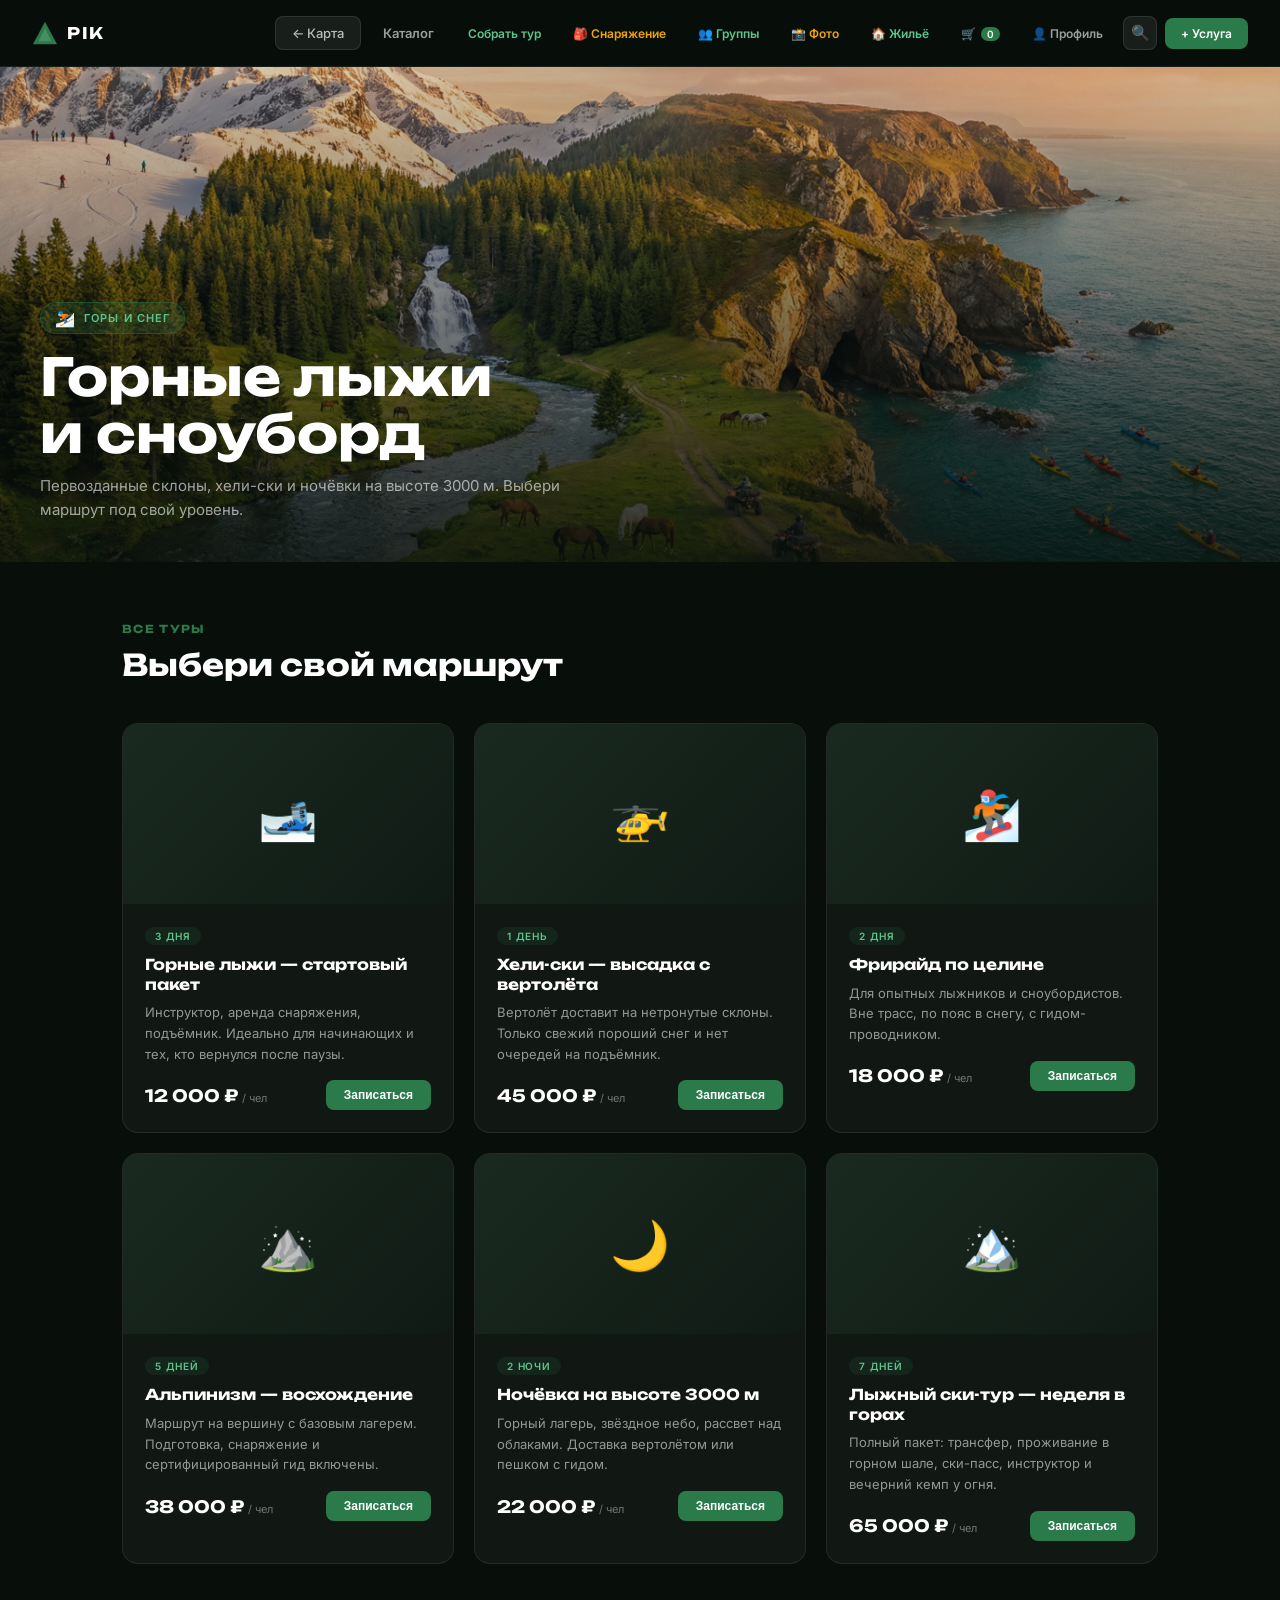
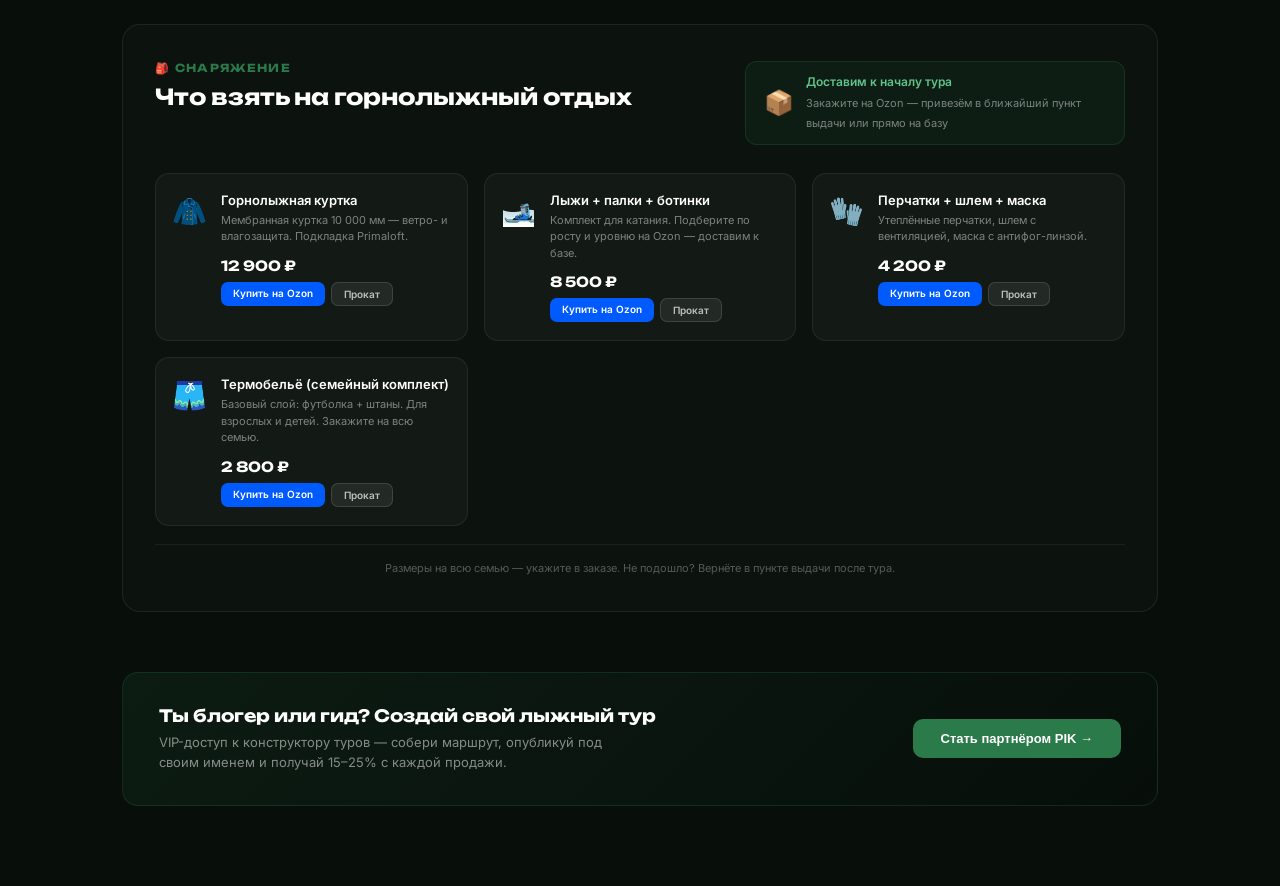
<file: ski.html>
<!DOCTYPE html>
<html lang="ru">
<head>
  <meta charset="UTF-8"/>
  <meta name="viewport" content="width=device-width, initial-scale=1.0"/>
  <title>PIK — Горные лыжи и снег</title>
  <link rel="preconnect" href="https://fonts.googleapis.com"/>
  <link rel="preconnect" href="https://fonts.gstatic.com" crossorigin/>
  <link href="https://fonts.googleapis.com/css2?family=Unbounded:wght@400;700&family=Inter:wght@400;500;600&display=swap" rel="stylesheet"/>
  <link rel="stylesheet" href="tour.css"/>
  <style>
  /* ── GEAR SECTION ── */
  .gear-section {
    margin-top: 60px; padding: 36px 32px;
    background: rgba(255,255,255,0.02);
    border: 1px solid rgba(255,255,255,0.07);
    border-radius: 18px;
  }
  .gear-header {
    display: flex; justify-content: space-between; align-items: flex-start;
    gap: 20px; flex-wrap: wrap; margin-bottom: 28px;
  }
  .gear-title {
    font-family: 'Unbounded', sans-serif;
    font-size: clamp(17px, 2.5vw, 22px);
    font-weight: 700; color: #fff;
  }
  .gear-delivery {
    display: flex; align-items: center; gap: 12px;
    background: rgba(42,122,74,0.1); border: 1px solid rgba(42,122,74,0.25);
    border-radius: 12px; padding: 12px 18px; max-width: 380px;
  }
  .gear-delivery-icon { font-size: 24px; flex-shrink: 0; }
  .gear-delivery-text strong { display: block; font-size: 12px; color: #5fc48a; font-weight: 600; margin-bottom: 2px; }
  .gear-delivery-text span { font-size: 11px; color: rgba(255,255,255,0.45); line-height: 1.4; }
  .gear-grid {
    display: grid;
    grid-template-columns: repeat(auto-fill, minmax(260px, 1fr));
    gap: 16px;
  }
  .gear-card {
    display: flex; gap: 14px;
    background: rgba(255,255,255,0.03);
    border: 1px solid rgba(255,255,255,0.07);
    border-radius: 14px; padding: 18px 16px;
    transition: border-color 0.2s, background 0.2s;
  }
  .gear-card:hover {
    border-color: rgba(42,122,74,0.4);
    background: rgba(42,122,74,0.05);
  }
  .gear-icon {
    font-size: 28px; flex-shrink: 0; margin-top: 2px;
  }
  .gear-body { flex: 1; min-width: 0; }
  .gear-name {
    font-size: 13px; font-weight: 600; color: #fff; margin-bottom: 4px;
  }
  .gear-desc {
    font-size: 11px; color: rgba(255,255,255,0.45); line-height: 1.5; margin-bottom: 12px;
  }
  .gear-footer {
    display: flex; align-items: center; justify-content: space-between; gap: 8px; flex-wrap: wrap;
  }
  .gear-price {
    font-family: 'Unbounded', sans-serif;
    font-size: 14px; font-weight: 700; color: #fff;
  }
  .gear-btns { display: flex; gap: 6px; }
  .gear-buy {
    background: #005bff; color: #fff; border: none;
    padding: 5px 12px; border-radius: 7px;
    font-size: 10px; font-weight: 600; text-decoration: none;
    transition: background 0.15s; white-space: nowrap;
  }
  .gear-buy:hover { background: #004ad6; }
  .gear-rent {
    background: rgba(255,255,255,0.07); color: rgba(255,255,255,0.7);
    border: 1px solid rgba(255,255,255,0.12);
    padding: 5px 12px; border-radius: 7px;
    font-size: 10px; font-weight: 600; text-decoration: none;
    transition: all 0.15s; white-space: nowrap;
  }
  .gear-rent:hover { background: rgba(255,255,255,0.12); color: #fff; }
  .gear-note {
    margin-top: 18px; text-align: center;
    font-size: 11px; color: rgba(255,255,255,0.3);
    padding-top: 16px; border-top: 1px solid rgba(255,255,255,0.06);
  }
  @media (max-width: 600px) {
    .gear-section { padding: 24px 16px; }
    .gear-card { flex-direction: column; gap: 8px; }
    .gear-delivery { max-width: 100%; }
  }

  </style>
  <style>
  /* ── SEARCH OVERLAY ── */
  .search-overlay {
    display:none; position:fixed; inset:0; z-index:9999;
    background:rgba(8,15,11,0.85); backdrop-filter:blur(8px);
    align-items:flex-start; justify-content:center; padding-top:12vh;
  }
  .search-overlay.open { display:flex; }
  .search-modal {
    background:#111e16; border:1px solid rgba(255,255,255,0.1);
    border-radius:18px; width:580px; max-width:92vw;
    max-height:70vh; overflow:hidden;
    display:flex; flex-direction:column;
    animation:searchIn 0.2s ease;
  }
  @keyframes searchIn { from{transform:translateY(-12px);opacity:0} to{transform:translateY(0);opacity:1} }
  .search-input-wrap {
    display:flex; align-items:center; gap:10px;
    padding:16px 20px; border-bottom:1px solid rgba(255,255,255,0.08);
  }
  .search-icon-inner { font-size:18px; flex-shrink:0; }
  .search-input {
    flex:1; background:none; border:none; outline:none;
    color:#fff; font-size:16px; font-family:'Inter',sans-serif;
  }
  .search-input::placeholder { color:rgba(255,255,255,0.25); }
  .search-esc {
    background:rgba(255,255,255,0.08); border:1px solid rgba(255,255,255,0.12);
    color:rgba(255,255,255,0.4); font-size:10px; font-weight:600;
    padding:3px 8px; border-radius:5px; cursor:pointer;
  }
  .search-results {
    overflow-y:auto; padding:8px 12px 12px;
  }
  .sr-empty {
    text-align:center; padding:32px 20px;
    color:rgba(255,255,255,0.3); font-size:13px;
  }
  .sr-item {
    display:flex; align-items:center; gap:12px;
    padding:10px 12px; border-radius:10px; cursor:pointer;
    transition:background 0.12s; text-decoration:none;
  }
  .sr-item:hover { background:rgba(42,122,74,0.12); }
  .sr-badge {
    font-size:10px; font-weight:600; padding:3px 9px; border-radius:8px;
    white-space:nowrap; flex-shrink:0;
  }
  .sr-badge.tour { background:rgba(42,122,74,0.2); color:#5fc48a; }
  .sr-badge.service { background:rgba(255,255,255,0.06); color:rgba(255,255,255,0.55); }
  .sr-info { min-width:0; }
  .sr-title { font-size:13px; font-weight:600; color:#fff; }
  .sr-zone { font-size:11px; color:rgba(255,255,255,0.35); margin-top:1px; }
  .nav-search-btn {
    background:rgba(255,255,255,0.07); border:1px solid rgba(255,255,255,0.1);
    color:rgba(255,255,255,0.5); width:34px; height:34px;
    border-radius:8px; display:flex; align-items:center; justify-content:center;
    cursor:pointer; font-size:15px; transition:all 0.15s; flex-shrink:0;
  }
  .nav-search-btn:hover { background:rgba(255,255,255,0.12); color:#fff; }

  </style>
</head>
<body>

<nav>
  <a class="logo" href="index.html">
    <svg viewBox="0 0 28 28" fill="none"><polygon points="14,2 27,26 1,26" fill="#2A7A4A"/><polygon points="14,9 21,23 7,23" fill="rgba(255,255,255,0.15)"/></svg>
    <span class="logo-text">PIK</span>
  </a>
  <div style="display:flex;gap:8px;align-items:center;">
    <a class="back-btn" href="index.html" style="margin:0;">← Карта</a>
    <a href="catalog.html" style="color:rgba(255,255,255,0.6);font-size:13px;font-weight:600;text-decoration:none;padding:8px 14px;">Каталог</a>
    <a href="tour-builder.html" style="color:#5fc48a;font-size:12px;font-weight:600;text-decoration:none;padding:6px 12px;white-space:nowrap;">Собрать тур</a>
      <a href="gear-shop.html" style="color:#f0a500;font-size:12px;font-weight:600;text-decoration:none;padding:6px 12px;white-space:nowrap;">🎒 Снаряжение</a>
      <a href="group-tours.html" style="color:#5fc48a;font-size:12px;font-weight:600;text-decoration:none;padding:6px 12px;white-space:nowrap;">👥 Группы</a>
      <a href="photo-safari.html" style="color:#f0a500;font-size:12px;font-weight:600;text-decoration:none;padding:6px 12px;white-space:nowrap;">📸 Фото</a>
      <a href="property-mgmt.html" style="color:#5fc48a;font-size:12px;font-weight:600;text-decoration:none;padding:6px 12px;white-space:nowrap;">🏠 Жильё</a>

      <a href="cart.html" id="cartNavBtn" style="color:#f0a500;font-size:12px;font-weight:600;text-decoration:none;padding:6px 12px;white-space:nowrap;">🛒 <span id="cartCount" style="background:#2A7A4A;color:#fff;font-size:10px;padding:1px 6px;border-radius:10px;margin-left:2px;">0</span></a>
      <a href="profile.html" style="color:rgba(255,255,255,0.6);font-size:12px;font-weight:600;text-decoration:none;padding:6px 12px;white-space:nowrap;">👤 Профиль</a>
      <button class="nav-search-btn" onclick="openSearch()" title="Поиск (⌘K)">🔍</button>
      <a href="partner.html" style="background:#2A7A4A;color:#fff;padding:8px 16px;font-size:12px;border-radius:8px;font-weight:600;text-decoration:none;white-space:nowrap;">+ Услуга</a>
  </div>
</nav>

<div class="hero">
  <img class="hero-img" src="img/panorama_seamless.webp" alt="Горные лыжи" style="object-position:15% center"/>
  <div class="hero-overlay"></div>
  <div class="hero-content">
    <div class="hero-tag"><span class="tag-icon">⛷️</span> Горы и снег</div>
    <h1 class="hero-title">Горные лыжи<br>и сноуборд</h1>
    <p class="hero-sub">Первозданные склоны, хели-ски и ночёвки на высоте 3000 м. Выбери маршрут под свой уровень.</p>
  </div>
</div>

<div class="section">
  <div class="section-label">Все туры</div>
  <div class="section-title">Выбери свой маршрут</div>

  <div class="tours-grid">

    <div class="tour-card">
      <div class="card-thumb-placeholder">🎿</div>
      <div class="card-body">
        <div class="card-duration">3 дня</div>
        <div class="card-title">Горные лыжи — стартовый пакет</div>
        <div class="card-desc">Инструктор, аренда снаряжения, подъёмник. Идеально для начинающих и тех, кто вернулся после паузы.</div>
        <div class="card-footer">
          <div class="card-price">12 000 ₽ <span>/ чел</span></div>
          <button class="card-btn">Записаться</button>
        </div>
      </div>
    </div>

    <div class="tour-card">
      <div class="card-thumb-placeholder">🚁</div>
      <div class="card-body">
        <div class="card-duration">1 день</div>
        <div class="card-title">Хели-ски — высадка с вертолёта</div>
        <div class="card-desc">Вертолёт доставит на нетронутые склоны. Только свежий пороший снег и нет очередей на подъёмник.</div>
        <div class="card-footer">
          <div class="card-price">45 000 ₽ <span>/ чел</span></div>
          <button class="card-btn">Записаться</button>
        </div>
      </div>
    </div>

    <div class="tour-card">
      <div class="card-thumb-placeholder">🏂</div>
      <div class="card-body">
        <div class="card-duration">2 дня</div>
        <div class="card-title">Фрирайд по целине</div>
        <div class="card-desc">Для опытных лыжников и сноубордистов. Вне трасс, по пояс в снегу, с гидом-проводником.</div>
        <div class="card-footer">
          <div class="card-price">18 000 ₽ <span>/ чел</span></div>
          <button class="card-btn">Записаться</button>
        </div>
      </div>
    </div>

    <div class="tour-card">
      <div class="card-thumb-placeholder">⛰️</div>
      <div class="card-body">
        <div class="card-duration">5 дней</div>
        <div class="card-title">Альпинизм — восхождение</div>
        <div class="card-desc">Маршрут на вершину с базовым лагерем. Подготовка, снаряжение и сертифицированный гид включены.</div>
        <div class="card-footer">
          <div class="card-price">38 000 ₽ <span>/ чел</span></div>
          <button class="card-btn">Записаться</button>
        </div>
      </div>
    </div>

    <div class="tour-card">
      <div class="card-thumb-placeholder">🌙</div>
      <div class="card-body">
        <div class="card-duration">2 ночи</div>
        <div class="card-title">Ночёвка на высоте 3000 м</div>
        <div class="card-desc">Горный лагерь, звёздное небо, рассвет над облаками. Доставка вертолётом или пешком с гидом.</div>
        <div class="card-footer">
          <div class="card-price">22 000 ₽ <span>/ чел</span></div>
          <button class="card-btn">Записаться</button>
        </div>
      </div>
    </div>

    <div class="tour-card">
      <div class="card-thumb-placeholder">🏔️</div>
      <div class="card-body">
        <div class="card-duration">7 дней</div>
        <div class="card-title">Лыжный ски-тур — неделя в горах</div>
        <div class="card-desc">Полный пакет: трансфер, проживание в горном шале, ски-пасс, инструктор и вечерний кемп у огня.</div>
        <div class="card-footer">
          <div class="card-price">65 000 ₽ <span>/ чел</span></div>
          <button class="card-btn">Записаться</button>
        </div>
      </div>
    </div>

  </div>

  
  <!-- GEAR SECTION -->
  <div class="gear-section">
    <div class="gear-header">
      <div>
        <div class="section-label" style="margin-bottom:8px;">🎒 Снаряжение</div>
        <div class="gear-title">Что взять на горнолыжный отдых</div>
      </div>
      <div class="gear-delivery">
        <div class="gear-delivery-icon">📦</div>
        <div class="gear-delivery-text">
          <strong>Доставим к началу тура</strong>
          <span>Закажите на Ozon — привезём в ближайший пункт выдачи или прямо на базу</span>
        </div>
      </div>
    </div>
    <div class="gear-grid">
    <div class="gear-card">
      <div class="gear-icon">🧥</div>
      <div class="gear-body">
        <div class="gear-name">Горнолыжная куртка</div>
        <div class="gear-desc">Мембранная куртка 10 000 мм — ветро- и влагозащита. Подкладка Primaloft.</div>
        <div class="gear-footer">
          <div class="gear-price">12 900 ₽</div>
          <div class="gear-btns">
            <a href="https://www.ozon.ru/category/gornolyzhnyye-kurtki/" target="_blank" class="gear-buy">Купить на Ozon</a>
            <a href="catalog.html?type=gear" class="gear-rent">Прокат</a>
          </div>
        </div>
      </div>
    </div>
    <div class="gear-card">
      <div class="gear-icon">🎿</div>
      <div class="gear-body">
        <div class="gear-name">Лыжи + палки + ботинки</div>
        <div class="gear-desc">Комплект для катания. Подберите по росту и уровню на Ozon — доставим к базе.</div>
        <div class="gear-footer">
          <div class="gear-price">8 500 ₽</div>
          <div class="gear-btns">
            <a href="https://www.ozon.ru/category/lyzhi/" target="_blank" class="gear-buy">Купить на Ozon</a>
            <a href="catalog.html?type=gear" class="gear-rent">Прокат</a>
          </div>
        </div>
      </div>
    </div>
    <div class="gear-card">
      <div class="gear-icon">🧤</div>
      <div class="gear-body">
        <div class="gear-name">Перчатки + шлем + маска</div>
        <div class="gear-desc">Утеплённые перчатки, шлем с вентиляцией, маска с антифог-линзой.</div>
        <div class="gear-footer">
          <div class="gear-price">4 200 ₽</div>
          <div class="gear-btns">
            <a href="https://www.ozon.ru/category/gornolyzhnyye-aksessuary/" target="_blank" class="gear-buy">Купить на Ozon</a>
            <a href="catalog.html?type=gear" class="gear-rent">Прокат</a>
          </div>
        </div>
      </div>
    </div>
    <div class="gear-card">
      <div class="gear-icon">🩳</div>
      <div class="gear-body">
        <div class="gear-name">Термобельё (семейный комплект)</div>
        <div class="gear-desc">Базовый слой: футболка + штаны. Для взрослых и детей. Закажите на всю семью.</div>
        <div class="gear-footer">
          <div class="gear-price">2 800 ₽</div>
          <div class="gear-btns">
            <a href="https://www.ozon.ru/category/termobilyo/" target="_blank" class="gear-buy">Купить на Ozon</a>
            <a href="catalog.html?type=gear" class="gear-rent">Прокат</a>
          </div>
        </div>
      </div>
    </div>
    </div>
    <div class="gear-note">
      Размеры на всю семью — укажите в заказе. Не подошло? Вернёте в пункте выдачи после тура.
    </div>
  </div>

  <div class="amb-strip">
    <div class="amb-strip-text">
      <h3>Ты блогер или гид? Создай свой лыжный тур</h3>
      <p>VIP-доступ к конструктору туров — собери маршрут, опубликуй под своим именем и получай 15–25% с каждой продажи.</p>
    </div>
    <button class="amb-strip-btn" onclick="window.location.href='index.html'">Стать партнёром PIK →</button>
  </div>
</div>


<!-- SEARCH OVERLAY -->
<div id="searchOverlay" class="search-overlay" onclick="if(event.target===this)closeSearch()">
  <div class="search-modal">
    <div class="search-input-wrap">
      <span class="search-icon-inner">🔍</span>
      <input type="text" id="searchInput" class="search-input" placeholder="Туры, услуги, активности..." autocomplete="off" oninput="doSearch(this.value)"/>
      <kbd class="search-esc" onclick="closeSearch()">ESC</kbd>
    </div>
    <div id="searchResults" class="search-results"></div>
  </div>
</div>

<script>
const PIK_INDEX = [{"title": "Фрирайд по целине", "type": "tour", "zone": "ski", "url": "ski.html", "tags": "горы лыжи фрирайд снег целина"}, {"title": "Ски-тур на рассвете", "type": "tour", "zone": "ski", "url": "ski.html", "tags": "горы лыжи ски-тур рассвет"}, {"title": "Сноуборд-парк", "type": "tour", "zone": "ski", "url": "ski.html", "tags": "горы сноуборд парк фигуры трамплин"}, {"title": "Снегоходы — ночной драйв", "type": "tour", "zone": "ski", "url": "ski.html", "tags": "горы снегоход ночь адреналин"}, {"title": "Ночёвка на высоте 3000 м", "type": "tour", "zone": "ski", "url": "ski.html", "tags": "горы ночёвка высота палатка"}, {"title": "Лыжный ски-тур — неделя в горах", "type": "tour", "zone": "ski", "url": "ski.html", "tags": "горы лыжи неделя шале пакет"}, {"title": "Рафтинг по горной реке", "type": "tour", "zone": "river", "url": "river.html", "tags": "река рафтинг сплав вода"}, {"title": "Каякинг на закате", "type": "tour", "zone": "river", "url": "river.html", "tags": "река каяк закат вода"}, {"title": "Поход к водопадам", "type": "tour", "zone": "river", "url": "river.html", "tags": "река водопад поход треккинг"}, {"title": "Рыбалка на форель", "type": "tour", "zone": "river", "url": "river.html", "tags": "река рыбалка форель"}, {"title": "Каньонинг — спуск по ущельям", "type": "tour", "zone": "river", "url": "river.html", "tags": "река каньон ущелье верёвки"}, {"title": "Сплав на SUP", "type": "tour", "zone": "river", "url": "river.html", "tags": "река sup доска стоя"}, {"title": "Конная прогулка по лугам", "type": "tour", "zone": "meadow", "url": "meadow.html", "tags": "луг лошади конная прогулка"}, {"title": "Квадроциклы — горный маршрут", "type": "tour", "zone": "meadow", "url": "meadow.html", "tags": "луг квадроцикл ATV горы"}, {"title": "Параплан — полёт над долиной", "type": "tour", "zone": "meadow", "url": "meadow.html", "tags": "луг параплан полёт долина"}, {"title": "Пикник с видом на горы", "type": "tour", "zone": "meadow", "url": "meadow.html", "tags": "луг пикник вид горы еда"}, {"title": "Велотрейл — лесные тропы", "type": "tour", "zone": "meadow", "url": "meadow.html", "tags": "луг велосипед трейл лес тропы"}, {"title": "Йога-ретрит на высокогорье", "type": "tour", "zone": "meadow", "url": "meadow.html", "tags": "луг йога ретрит медитация"}, {"title": "Дайвинг у скал", "type": "tour", "zone": "sea", "url": "sea.html", "tags": "море дайвинг скалы подводный"}, {"title": "Прогулка на яхте", "type": "tour", "zone": "sea", "url": "sea.html", "tags": "море яхта прогулка закат"}, {"title": "Серфинг для начинающих", "type": "tour", "zone": "sea", "url": "sea.html", "tags": "море серфинг волны обучение"}, {"title": "Морская рыбалка", "type": "tour", "zone": "sea", "url": "sea.html", "tags": "море рыбалка катер"}, {"title": "Каякинг вдоль скал", "type": "tour", "zone": "sea", "url": "sea.html", "tags": "море каяк скалы пещеры"}, {"title": "Фотосессия на побережье", "type": "tour", "zone": "sea", "url": "sea.html", "tags": "море фото побережье закат"}, {"title": "Горное шале «Вершина»", "type": "service", "zone": "hotel", "url": "catalog.html", "tags": "жильё гостиница шале горы"}, {"title": "Глэмпинг «Река»", "type": "service", "zone": "camp", "url": "catalog.html", "tags": "кемпинг глэмпинг река шатры"}, {"title": "Гид Алексей — треккинг", "type": "service", "zone": "guide", "url": "catalog.html", "tags": "гид треккинг горы поход"}, {"title": "Прокат квадроциклов", "type": "service", "zone": "rental", "url": "catalog.html", "tags": "прокат квадроцикл ATV"}, {"title": "Конная прогулка «Рассвет»", "type": "service", "zone": "rental", "url": "catalog.html", "tags": "прокат лошади конная"}, {"title": "Кафе «Горный воздух»", "type": "service", "zone": "food", "url": "catalog.html", "tags": "питание кафе еда доставка"}, {"title": "Трансфер в горы", "type": "service", "zone": "transfer", "url": "catalog.html", "tags": "трансфер такси минивэн аэропорт"}, {"title": "Инструктор по дайвингу", "type": "service", "zone": "guide", "url": "catalog.html", "tags": "гид дайвинг инструктор PADI море"}, {"title": "Домики у моря «Бухта»", "type": "service", "zone": "hotel", "url": "catalog.html", "tags": "жильё домик море побережье"}];
const ZONE_LABELS = {"ski": "⛷️ Горы", "river": "🏞️ Река", "meadow": "🌿 Луга", "sea": "🌊 Море", "hotel": "🏨 Жильё", "camp": "⛺ Кемпинг", "guide": "🧭 Гид", "rental": "🏍️ Прокат", "food": "🍽️ Питание", "transfer": "🚐 Трансфер"};

function openSearch() {
  document.getElementById('searchOverlay').classList.add('open');
  setTimeout(()=>document.getElementById('searchInput').focus(), 100);
}
function closeSearch() {
  document.getElementById('searchOverlay').classList.remove('open');
  document.getElementById('searchInput').value = '';
  document.getElementById('searchResults').innerHTML = '';
}
document.addEventListener('keydown', e => {
  if ((e.metaKey||e.ctrlKey) && e.key==='k') { e.preventDefault(); openSearch(); }
  if (e.key==='Escape') closeSearch();
});

function doSearch(q) {
  const box = document.getElementById('searchResults');
  q = q.trim().toLowerCase();
  if (!q) { box.innerHTML = '<div class="sr-empty">Начните вводить — покажем туры и услуги</div>'; return; }
  const results = PIK_INDEX.filter(item =>
    item.title.toLowerCase().includes(q) || item.tags.toLowerCase().includes(q)
  );
  if (!results.length) { box.innerHTML = '<div class="sr-empty">Ничего не найдено — попробуйте другой запрос</div>'; return; }
  box.innerHTML = results.slice(0, 8).map(r => `
    <a class="sr-item" href="${r.url}">
      <span class="sr-badge ${r.type}">${r.type==='tour'?'Тур':'Услуга'}</span>
      <div class="sr-info">
        <div class="sr-title">${r.title}</div>
        <div class="sr-zone">${ZONE_LABELS[r.zone]||r.zone}</div>
      </div>
    </a>
  `).join('');
}
</script>
<script>function updateCartCount(){try{const c=JSON.parse(localStorage.getItem('pik_cart'))||[];const el=document.getElementById('cartCount');if(el)el.textContent=c.length;}catch(e){}}updateCartCount();</script>

</body>
</html>
</file>
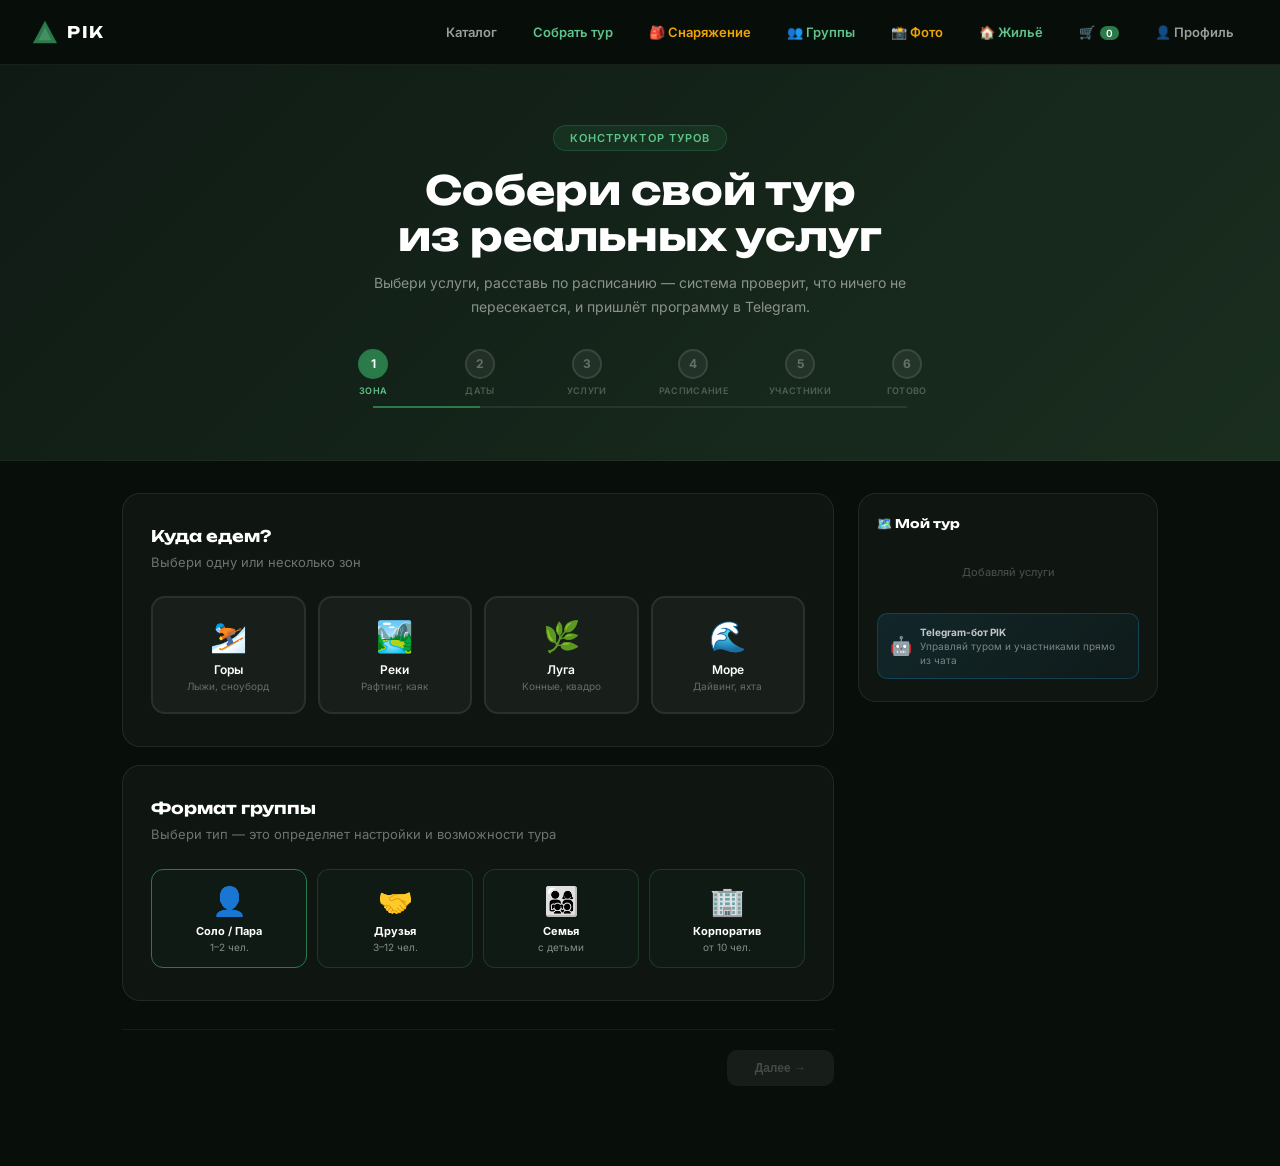
<file: tour-builder.html>
<!DOCTYPE html>
<html lang="ru">
<head>
  <meta charset="UTF-8"/>
  <meta name="viewport" content="width=device-width, initial-scale=1.0"/>
  <title>PIK — Собрать тур</title>
  <link rel="preconnect" href="https://fonts.googleapis.com"/>
  <link rel="preconnect" href="https://fonts.gstatic.com" crossorigin/>
  <link href="https://fonts.googleapis.com/css2?family=Unbounded:wght@400;700&family=Inter:wght@400;500;600&display=swap" rel="stylesheet"/>
  <link rel="stylesheet" href="tour.css"/>
  <style>
    /* ── BASE ── */
    .page-hero {
      background: linear-gradient(135deg,#0f1a14 0%,#1a2e1f 100%);
      padding: 60px 32px 44px; text-align: center;
      border-bottom: 1px solid rgba(255,255,255,.06);
    }
    .page-hero-tag {
      display:inline-block; background:rgba(42,122,74,.18);
      border:1px solid rgba(42,122,74,.4); color:#5fc48a;
      font-size:11px; font-weight:600; letter-spacing:.1em;
      text-transform:uppercase; padding:5px 16px; border-radius:20px; margin-bottom:16px;
    }
    .page-hero h1 {
      font-family:'Unbounded',sans-serif;
      font-size:clamp(22px,4vw,40px); font-weight:700;
      color:#fff; margin-bottom:12px; line-height:1.15;
    }
    .page-hero p { font-size:14px; color:rgba(255,255,255,.5); max-width:540px; margin:0 auto; line-height:1.7; }

    /* STEP INDICATOR */
    .steps-nav { display:flex; justify-content:center; gap:0; margin:30px auto 0; max-width:640px; }
    .step-indicator { flex:1; text-align:center; position:relative; padding-bottom:20px; }
    .step-indicator::after {
      content:''; position:absolute; bottom:8px; left:50%; right:-50%;
      height:2px; background:rgba(255,255,255,.08);
    }
    .step-indicator:last-child::after { display:none; }
    .step-indicator.done::after,.step-indicator.active::after { background:#2A7A4A; }
    .step-dot {
      width:30px; height:30px; border-radius:50%;
      display:inline-flex; align-items:center; justify-content:center;
      font-size:12px; font-weight:700; position:relative; z-index:1;
      background:rgba(255,255,255,.06); border:2px solid rgba(255,255,255,.1);
      color:rgba(255,255,255,.3); transition:all .3s;
    }
    .step-indicator.active .step-dot { background:#2A7A4A; border-color:#2A7A4A; color:#fff; }
    .step-indicator.done .step-dot { background:#1f5e38; border-color:#1f5e38; color:#fff; }
    .step-name {
      display:block; font-size:9px; font-weight:600;
      color:rgba(255,255,255,.25); margin-top:6px;
      letter-spacing:.04em; text-transform:uppercase;
    }
    .step-indicator.active .step-name { color:#5fc48a; }
    .step-indicator.done .step-name { color:rgba(255,255,255,.4); }

    /* LAYOUT */
    .builder-layout { display:grid; grid-template-columns:1fr 300px; gap:24px; align-items:start; }

    /* WIZARD PANELS */
    .wizard-panel { display:none; animation:fadeIn .25s ease; }
    .wizard-panel.active { display:block; }
    @keyframes fadeIn { from{opacity:0;transform:translateY(8px)} to{opacity:1;transform:translateY(0)} }

    .panel-card {
      background:rgba(255,255,255,.03); border:1px solid rgba(255,255,255,.08);
      border-radius:18px; padding:32px 28px; margin-bottom:18px;
    }
    .panel-title {
      font-family:'Unbounded',sans-serif; font-size:16px;
      font-weight:700; color:#fff; margin-bottom:6px;
    }
    .panel-sub { font-size:13px; color:rgba(255,255,255,.4); margin-bottom:24px; line-height:1.6; }

    /* FIELDS */
    .field { margin-bottom:16px; }
    .field label {
      display:block; font-size:10px; font-weight:600;
      color:rgba(255,255,255,.45); letter-spacing:.06em;
      text-transform:uppercase; margin-bottom:6px;
    }
    .field input,.field select,.field textarea {
      width:100%; background:rgba(255,255,255,.05);
      border:1px solid rgba(255,255,255,.1); border-radius:10px;
      padding:10px 14px; color:#fff; font-size:13px;
      font-family:'Inter',sans-serif; outline:none;
      transition:border-color .15s; box-sizing:border-box;
    }
    .field input:focus,.field select:focus { border-color:rgba(42,122,74,.6); }
    .field input::placeholder { color:rgba(255,255,255,.2); }
    .field select option { background:#1a2e1f; }
    .date-row { display:grid; grid-template-columns:1fr 1fr; gap:14px; }

    /* ZONE PICKER */
    .zone-grid { display:grid; grid-template-columns:repeat(4,1fr); gap:12px; }
    .zone-card {
      background:rgba(255,255,255,.04); border:2px solid rgba(255,255,255,.08);
      border-radius:14px; padding:20px 12px; text-align:center;
      cursor:pointer; transition:all .2s;
    }
    .zone-card:hover { border-color:rgba(42,122,74,.4); background:rgba(42,122,74,.06); }
    .zone-card.selected { border-color:#2A7A4A; background:rgba(42,122,74,.12); }
    .zone-emoji { font-size:30px; margin-bottom:8px; }
    .zone-label { font-size:12px; font-weight:600; color:#fff; margin-bottom:3px; }
    .zone-hint { font-size:10px; color:rgba(255,255,255,.35); }

    /* SERVICES */
    .svc-filter-row { display:flex; gap:8px; flex-wrap:wrap; margin-bottom:16px; }
    .svc-filter {
      background:rgba(255,255,255,.05); border:1px solid rgba(255,255,255,.1);
      color:rgba(255,255,255,.6); padding:5px 13px; border-radius:20px;
      font-size:11px; font-weight:500; cursor:pointer; transition:all .15s;
    }
    .svc-filter.active,.svc-filter:hover {
      background:rgba(42,122,74,.2); border-color:rgba(42,122,74,.5); color:#5fc48a;
    }
    .svc-grid { display:grid; grid-template-columns:repeat(auto-fill,minmax(250px,1fr)); gap:12px; }
    .svc-card {
      display:flex; align-items:center; gap:12px;
      background:rgba(255,255,255,.03); border:2px solid rgba(255,255,255,.07);
      border-radius:13px; padding:14px; cursor:pointer; transition:all .2s;
    }
    .svc-card:hover { border-color:rgba(42,122,74,.35); }
    .svc-card.selected { border-color:#2A7A4A; background:rgba(42,122,74,.08); }
    .svc-emoji { font-size:24px; flex-shrink:0; }
    .svc-info { flex:1; min-width:0; }
    .svc-name { font-size:12px; font-weight:600; color:#fff; margin-bottom:2px; }
    .svc-meta { font-size:10px; color:rgba(255,255,255,.4); }
    .svc-price-tag { font-family:'Unbounded',sans-serif; font-size:12px; font-weight:700; color:#5fc48a; white-space:nowrap; }
    .svc-check {
      width:20px; height:20px; border-radius:5px;
      border:2px solid rgba(255,255,255,.15); flex-shrink:0;
      display:flex; align-items:center; justify-content:center;
      font-size:11px; transition:all .2s;
    }
    .svc-card.selected .svc-check { background:#2A7A4A; border-color:#2A7A4A; color:#fff; }

    /* ─────────────────────────────────────────────
       TIMELINE — MAIN FEATURE
    ───────────────────────────────────────────── */
    .timeline-wrap {
      margin-top:28px; border-top:1px solid rgba(255,255,255,.06); padding-top:24px;
    }
    .timeline-title {
      font-family:'Unbounded',sans-serif; font-size:13px; font-weight:700;
      color:#fff; margin-bottom:6px; display:flex; align-items:center; gap:10px;
    }
    .timeline-sub { font-size:12px; color:rgba(255,255,255,.4); margin-bottom:20px; }

    .conflict-banner {
      display:none; background:rgba(220,50,50,.12); border:1px solid rgba(220,80,80,.35);
      border-radius:10px; padding:12px 16px; margin-bottom:16px;
      font-size:12px; color:#ff9090; line-height:1.5;
    }
    .conflict-banner.show { display:block; }

    /* Day tabs */
    .day-tabs { display:flex; gap:6px; margin-bottom:16px; flex-wrap:wrap; }
    .day-tab {
      padding:6px 14px; border-radius:20px; font-size:11px; font-weight:600;
      cursor:pointer; border:1px solid rgba(255,255,255,.1);
      background:rgba(255,255,255,.04); color:rgba(255,255,255,.5);
      transition:all .15s;
    }
    .day-tab.active { background:#2A7A4A; border-color:#2A7A4A; color:#fff; }
    .day-tab.has-events { border-color:rgba(95,196,138,.4); color:rgba(95,196,138,.9); }
    .day-tab.conflict { border-color:rgba(220,80,80,.5); color:#ff9090; }

    /* Hour grid */
    .hour-grid {
      display:grid; grid-template-columns:48px 1fr; gap:0;
      border:1px solid rgba(255,255,255,.07); border-radius:14px; overflow:hidden;
      min-height:400px;
    }
    .hour-labels { background:rgba(255,255,255,.02); }
    .hour-label {
      height:48px; display:flex; align-items:center; justify-content:flex-end;
      padding-right:10px; font-size:10px; color:rgba(255,255,255,.25);
      border-bottom:1px solid rgba(255,255,255,.04); font-weight:500;
    }
    .hour-label:last-child { border-bottom:none; }

    .tl-col {
      position:relative; background:rgba(255,255,255,.01);
    }
    .tl-hour-row {
      height:48px; border-bottom:1px solid rgba(255,255,255,.04);
    }
    .tl-hour-row:nth-child(even) { background:rgba(255,255,255,.01); }

    /* Dropped event block */
    .tl-event {
      position:absolute; left:4px; right:4px;
      border-radius:8px; padding:6px 8px;
      font-size:11px; font-weight:600; color:#fff;
      cursor:move; user-select:none; z-index:10;
      display:flex; flex-direction:column; justify-content:space-between;
      overflow:hidden; box-sizing:border-box;
      transition:box-shadow .15s;
    }
    .tl-event:hover { box-shadow:0 0 0 2px rgba(255,255,255,.3); }
    .tl-event.conflict-event { box-shadow:0 0 0 2px rgba(220,80,80,.8) !important; }
    .tl-event-name { white-space:nowrap; overflow:hidden; text-overflow:ellipsis; }
    .tl-event-time { font-size:9px; opacity:.75; margin-top:2px; }
    .tl-event-remove {
      position:absolute; top:4px; right:4px;
      width:16px; height:16px; border-radius:50%;
      background:rgba(0,0,0,.4); display:flex; align-items:center; justify-content:center;
      font-size:9px; cursor:pointer; opacity:0; transition:opacity .15s;
    }
    .tl-event:hover .tl-event-remove { opacity:1; }

    /* Drop target highlight */
    .tl-col.drag-over { background:rgba(42,122,74,.08); }

    /* Resize handle */
    .tl-resize {
      position:absolute; bottom:0; left:0; right:0; height:8px;
      cursor:ns-resize; background:rgba(255,255,255,.1); border-radius:0 0 8px 8px;
    }

    /* Unscheduled pool */
    .unscheduled-pool {
      margin-top:20px; padding:16px; border:1px dashed rgba(255,255,255,.12);
      border-radius:12px;
    }
    .pool-title {
      font-size:11px; font-weight:600; color:rgba(255,255,255,.4);
      text-transform:uppercase; letter-spacing:.06em; margin-bottom:12px;
    }
    .pool-chips { display:flex; flex-wrap:wrap; gap:8px; }
    .pool-chip {
      display:flex; align-items:center; gap:7px;
      background:rgba(255,255,255,.05); border:1px solid rgba(255,255,255,.1);
      border-radius:20px; padding:6px 14px; cursor:grab; transition:all .15s;
      font-size:12px; color:rgba(255,255,255,.7); font-weight:500;
      user-select:none;
    }
    .pool-chip:hover { border-color:rgba(42,122,74,.4); background:rgba(42,122,74,.08); color:#fff; }
    .pool-chip.dragging { opacity:.4; }
    .pool-chip.scheduled { opacity:.3; pointer-events:none; text-decoration:line-through; }

    /* ── INVITE ── */
    .invite-methods { display:grid; grid-template-columns:1fr 1fr; gap:12px; }
    .invite-card {
      background:rgba(255,255,255,.03); border:1px solid rgba(255,255,255,.08);
      border-radius:13px; padding:20px 16px; text-align:center;
      cursor:pointer; transition:all .2s;
    }
    .invite-card:hover { border-color:rgba(42,122,74,.4); background:rgba(42,122,74,.06); }
    .invite-emoji { font-size:28px; margin-bottom:8px; }
    .invite-name { font-size:12px; font-weight:600; color:#fff; margin-bottom:3px; }
    .invite-desc { font-size:10px; color:rgba(255,255,255,.4); line-height:1.5; }

    .invite-link-box {
      display:flex; align-items:center; gap:10px;
      background:rgba(255,255,255,.05); border:1px solid rgba(255,255,255,.1);
      border-radius:10px; padding:11px 14px; margin-top:16px;
    }
    .invite-link-url { flex:1; font-size:11px; color:rgba(255,255,255,.5); overflow:hidden; text-overflow:ellipsis; white-space:nowrap; }
    .invite-copy-btn {
      background:#2A7A4A; color:#fff; border:none;
      padding:6px 14px; border-radius:7px; font-size:10px;
      font-weight:600; cursor:pointer; white-space:nowrap;
    }

    /* ── SUMMARY ── */
    .summary-row {
      display:flex; align-items:flex-start; gap:12px;
      padding:10px 0; border-bottom:1px solid rgba(255,255,255,.06);
    }
    .summary-row:last-child { border-bottom:none; }
    .summary-emoji { font-size:18px; flex-shrink:0; margin-top:2px; }
    .summary-label { font-size:10px; color:rgba(255,255,255,.4); }
    .summary-value { font-size:13px; font-weight:600; color:#fff; }

    /* Day schedule in summary */
    .day-schedule { margin-top:20px; }
    .day-block { margin-bottom:16px; }
    .day-block-title {
      font-family:'Unbounded',sans-serif; font-size:11px; font-weight:700;
      color:#5fc48a; margin-bottom:8px; letter-spacing:.04em;
    }
    .day-event-row {
      display:flex; align-items:center; gap:12px;
      padding:8px 12px; border-radius:9px;
      background:rgba(255,255,255,.03); border:1px solid rgba(255,255,255,.06);
      margin-bottom:6px; font-size:12px;
    }
    .day-event-time { color:rgba(255,255,255,.4); font-size:10px; font-weight:600; white-space:nowrap; }
    .day-event-name { color:#fff; font-weight:600; flex:1; }
    .day-event-price { color:#5fc48a; font-size:11px; font-weight:700; }

    .summary-total {
      display:flex; justify-content:space-between; align-items:center;
      background:rgba(42,122,74,.1); border:1px solid rgba(42,122,74,.3);
      border-radius:12px; padding:16px 20px; margin-top:20px;
    }
    .summary-total-label { font-size:12px; color:rgba(255,255,255,.6); }
    .summary-total-price { font-family:'Unbounded',sans-serif; font-size:20px; font-weight:700; color:#5fc48a; }

    /* TELEGRAM CTA */
    .tg-cta {
      background:linear-gradient(135deg,#229ED9 0%,#1a7ab5 100%);
      border:none; color:#fff; padding:15px 28px;
      border-radius:12px; font-size:13px; font-weight:700;
      font-family:'Unbounded',sans-serif; cursor:pointer;
      display:flex; align-items:center; justify-content:center; gap:10px;
      width:100%; transition:filter .15s; margin-top:14px; text-decoration:none;
    }
    .tg-cta:hover { filter:brightness(1.1); }
    .tg-sub { text-align:center; font-size:10px; color:rgba(255,255,255,.3); margin-top:8px; line-height:1.5; }
    .btn-open-tour {
      background:#2A7A4A; color:#fff; border:none;
      padding:13px 28px; border-radius:12px;
      font-family:'Unbounded',sans-serif; font-size:12px; font-weight:700;
      cursor:pointer; width:100%; margin-top:8px; transition:background .15s;
    }
    .btn-open-tour:hover { background:#1f5e38; }

    /* WIZARD NAV */
    .wizard-nav {
      display:flex; justify-content:space-between; gap:14px;
      margin-top:28px; padding-top:20px;
      border-top:1px solid rgba(255,255,255,.06);
    }
    .btn-back {
      background:rgba(255,255,255,.06); border:1px solid rgba(255,255,255,.1);
      color:rgba(255,255,255,.6); padding:11px 22px; border-radius:10px;
      font-size:12px; font-weight:600; cursor:pointer; transition:all .15s;
    }
    .btn-back:hover { background:rgba(255,255,255,.1); color:#fff; }
    .btn-next {
      background:#2A7A4A; color:#fff; border:none;
      padding:11px 28px; border-radius:10px;
      font-size:12px; font-weight:600; cursor:pointer;
      transition:background .15s; margin-left:auto;
    }
    .btn-next:hover { background:#1f5e38; }
    .btn-next:disabled { background:rgba(255,255,255,.06); color:rgba(255,255,255,.2); cursor:not-allowed; }

    /* SIDEBAR */
    .tour-sidebar {
      background:rgba(255,255,255,.03); border:1px solid rgba(255,255,255,.08);
      border-radius:18px; padding:22px 18px; position:sticky; top:80px;
    }
    .tour-sidebar h3 {
      font-family:'Unbounded',sans-serif; font-size:12px;
      font-weight:700; color:#fff; margin-bottom:14px;
    }
    .sidebar-empty { text-align:center; padding:20px 0; font-size:11px; color:rgba(255,255,255,.25); }
    .sidebar-item {
      display:flex; justify-content:space-between; align-items:center;
      padding:7px 0; border-bottom:1px solid rgba(255,255,255,.05); font-size:11px;
    }
    .sidebar-item:last-child { border-bottom:none; }
    .sidebar-item-name { color:rgba(255,255,255,.7); flex:1; }
    .sidebar-item-time { font-size:9px; color:rgba(255,255,255,.3); display:block; }
    .sidebar-item-price { color:#5fc48a; font-weight:600; margin-left:8px; }
    .sidebar-item-remove { color:rgba(255,255,255,.2); cursor:pointer; margin-left:6px; font-size:13px; }
    .sidebar-item-remove:hover { color:#e55; }
    .sidebar-total {
      margin-top:10px; padding-top:10px; border-top:1px solid rgba(255,255,255,.08);
      display:flex; justify-content:space-between; font-size:12px; font-weight:700; color:#fff;
    }
    .sidebar-total span { color:#5fc48a; font-family:'Unbounded',sans-serif; }
    .conflict-dot {
      display:inline-block; width:7px; height:7px; border-radius:50%;
      background:#ff6060; margin-left:6px; vertical-align:middle;
    }

    .tg-mini {
      display:flex; align-items:center; gap:8px;
      background:linear-gradient(135deg,rgba(34,158,217,.12),rgba(34,158,217,.04));
      border:1px solid rgba(34,158,217,.25); border-radius:10px;
      padding:11px 12px; margin-top:14px;
    }
    .tg-mini-icon { font-size:18px; flex-shrink:0; }
    .tg-mini-text { font-size:10px; color:rgba(255,255,255,.45); line-height:1.4; }
    .tg-mini-text b { color:rgba(255,255,255,.75); }

    /* SUCCESS */
    .success-overlay {
      display:none; position:fixed; inset:0;
      background:rgba(8,15,11,.92); z-index:1000;
      align-items:center; justify-content:center;
    }
    .success-overlay.show { display:flex; }
    .success-box {
      background:#111e16; border:1px solid rgba(42,122,74,.4);
      border-radius:20px; padding:44px 36px; text-align:center;
      max-width:440px; animation:popIn .35s ease;
    }
    @keyframes popIn { from{transform:scale(.9);opacity:0} to{transform:scale(1);opacity:1} }
    .success-icon { font-size:48px; margin-bottom:14px; }
    .success-box h2 { font-family:'Unbounded',sans-serif; font-size:18px; font-weight:700; color:#fff; margin-bottom:10px; }
    .success-box p { font-size:13px; color:rgba(255,255,255,.5); line-height:1.7; margin-bottom:22px; }

    @media(max-width:900px) {
      .builder-layout { grid-template-columns:1fr; }
      .tour-sidebar { position:static; }
      .zone-grid { grid-template-columns:repeat(2,1fr); }
      .invite-methods { grid-template-columns:1fr; }
    }
    @media(max-width:600px) {
      .date-row { grid-template-columns:1fr; }
      .panel-card { padding:22px 16px; }
      .zone-grid { grid-template-columns:1fr 1fr; }
    }
  </style>
</head>
<body>

<nav>
  <a class="logo" href="index.html">
    <svg viewBox="0 0 28 28" fill="none"><polygon points="14,2 27,26 1,26" fill="#2A7A4A"/><polygon points="14,9 21,23 7,23" fill="rgba(255,255,255,0.15)"/></svg>
    <span class="logo-text">PIK</span>
  </a>
  <div style="display:flex;gap:8px;align-items:center;">
    <a href="catalog.html" style="color:rgba(255,255,255,0.6);font-size:13px;font-weight:600;text-decoration:none;padding:8px 14px;">Каталог</a>
    <a href="tour-builder.html" style="color:#5fc48a;font-size:13px;font-weight:600;text-decoration:none;padding:8px 14px;">Собрать тур</a>
    <a href="gear-shop.html" style="color:#f0a500;font-size:13px;font-weight:600;text-decoration:none;padding:8px 14px;white-space:nowrap;">🎒 Снаряжение</a>
    <a href="group-tours.html" style="color:#5fc48a;font-size:13px;font-weight:600;text-decoration:none;padding:8px 14px;white-space:nowrap;">👥 Группы</a>
    <a href="photo-safari.html" style="color:#f0a500;font-size:13px;font-weight:600;text-decoration:none;padding:8px 14px;white-space:nowrap;">📸 Фото</a>
    <a href="property-mgmt.html" style="color:#5fc48a;font-size:13px;font-weight:600;text-decoration:none;padding:8px 14px;white-space:nowrap;">🏠 Жильё</a>
    <a href="cart.html" id="cartNavBtn" style="color:#f0a500;font-size:13px;font-weight:600;text-decoration:none;padding:8px 14px;white-space:nowrap;position:relative;">🛒 <span id="cartCount" style="background:#2A7A4A;color:#fff;font-size:10px;padding:1px 6px;border-radius:10px;margin-left:2px;">0</span></a>
    <a href="profile.html" style="color:rgba(255,255,255,0.6);font-size:13px;font-weight:600;text-decoration:none;padding:8px 14px;white-space:nowrap;">👤 Профиль</a>
  </div>
</nav>

<!-- HERO -->
<div class="page-hero">
  <div class="page-hero-tag">Конструктор туров</div>
  <h1>Собери свой тур<br>из реальных услуг</h1>
  <p>Выбери услуги, расставь по расписанию — система проверит, что ничего не пересекается, и пришлёт программу в Telegram.</p>
  <div class="steps-nav" id="stepsNav">
    <div class="step-indicator active" data-step="1"><span class="step-dot">1</span><span class="step-name">Зона</span></div>
    <div class="step-indicator" data-step="2"><span class="step-dot">2</span><span class="step-name">Даты</span></div>
    <div class="step-indicator" data-step="3"><span class="step-dot">3</span><span class="step-name">Услуги</span></div>
    <div class="step-indicator" data-step="4"><span class="step-dot">4</span><span class="step-name">Расписание</span></div>
    <div class="step-indicator" data-step="5"><span class="step-dot">5</span><span class="step-name">Участники</span></div>
    <div class="step-indicator" data-step="6"><span class="step-dot">6</span><span class="step-name">Готово</span></div>
  </div>
</div>

<div class="section" style="padding-top:32px;">
<div class="builder-layout">
<div>

<!-- ═══ STEP 1: ZONE ═══ -->
<div class="wizard-panel active" id="step1">
  <div class="panel-card">
    <div class="panel-title">Куда едем?</div>
    <div class="panel-sub">Выбери одну или несколько зон</div>
    <div class="zone-grid">
      <div class="zone-card" data-zone="ski" onclick="toggleZone(this)">
        <div class="zone-emoji">⛷️</div><div class="zone-label">Горы</div><div class="zone-hint">Лыжи, сноуборд</div>
      </div>
      <div class="zone-card" data-zone="river" onclick="toggleZone(this)">
        <div class="zone-emoji">🏞️</div><div class="zone-label">Реки</div><div class="zone-hint">Рафтинг, каяк</div>
      </div>
      <div class="zone-card" data-zone="meadow" onclick="toggleZone(this)">
        <div class="zone-emoji">🌿</div><div class="zone-label">Луга</div><div class="zone-hint">Конные, квадро</div>
      </div>
      <div class="zone-card" data-zone="sea" onclick="toggleZone(this)">
        <div class="zone-emoji">🌊</div><div class="zone-label">Море</div><div class="zone-hint">Дайвинг, яхта</div>
      </div>
    </div>
  </div>

  <!-- GROUP TYPE -->
  <div class="panel-card" style="margin-top:16px;">
    <div class="panel-title">Формат группы</div>
    <div class="panel-sub">Выбери тип — это определяет настройки и возможности тура</div>
    <div style="display:grid;grid-template-columns:repeat(4,1fr);gap:10px;margin-top:14px;" id="groupTypeGrid">
      <div class="group-type-card selected" data-gtype="solo" onclick="selectGroupType(this)" style="background:#0f1a14;border:1.5px solid #2A7A4A;border-radius:12px;padding:14px 10px;text-align:center;cursor:pointer;transition:all .2s;">
        <div style="font-size:28px;margin-bottom:6px;">👤</div>
        <div style="font-size:11px;font-weight:700;color:#fff;">Соло / Пара</div>
        <div style="font-size:10px;color:rgba(255,255,255,.5);margin-top:3px;">1–2 чел.</div>
      </div>
      <div class="group-type-card" data-gtype="friends" onclick="selectGroupType(this)" style="background:#0f1a14;border:1.5px solid rgba(90,180,120,.2);border-radius:12px;padding:14px 10px;text-align:center;cursor:pointer;transition:all .2s;">
        <div style="font-size:28px;margin-bottom:6px;">🤝</div>
        <div style="font-size:11px;font-weight:700;color:#fff;">Друзья</div>
        <div style="font-size:10px;color:rgba(255,255,255,.5);margin-top:3px;">3–12 чел.</div>
      </div>
      <div class="group-type-card" data-gtype="family" onclick="selectGroupType(this)" style="background:#0f1a14;border:1.5px solid rgba(90,180,120,.2);border-radius:12px;padding:14px 10px;text-align:center;cursor:pointer;transition:all .2s;">
        <div style="font-size:28px;margin-bottom:6px;">👨‍👩‍👧‍👦</div>
        <div style="font-size:11px;font-weight:700;color:#fff;">Семья</div>
        <div style="font-size:10px;color:rgba(255,255,255,.5);margin-top:3px;">с детьми</div>
      </div>
      <div class="group-type-card" data-gtype="corporate" onclick="selectGroupType(this)" style="background:#0f1a14;border:1.5px solid rgba(90,180,120,.2);border-radius:12px;padding:14px 10px;text-align:center;cursor:pointer;transition:all .2s;">
        <div style="font-size:28px;margin-bottom:6px;">🏢</div>
        <div style="font-size:11px;font-weight:700;color:#fff;">Корпоратив</div>
        <div style="font-size:10px;color:rgba(255,255,255,.5);margin-top:3px;">от 10 чел.</div>
      </div>
    </div>
    <!-- corporate hint -->
    <div id="corporateHint" style="display:none;margin-top:12px;background:rgba(42,122,74,.1);border:1px solid rgba(42,122,74,.25);border-radius:10px;padding:12px 16px;font-size:12px;color:#5fc48a;">
      🏢 <b>Корпоративный тур</b> — единый счёт для компании, HR-отчёт, именные бейджи, тимбилдинг-активности. <a href="group-tours.html" style="color:#f0a500;text-decoration:none;">Подробнее →</a>
    </div>
    <div id="familyHint" style="display:none;margin-top:12px;background:rgba(42,122,74,.1);border:1px solid rgba(42,122,74,.25);border-radius:10px;padding:12px 16px;font-size:12px;color:#5fc48a;">
      👨‍👩‍👧‍👦 <b>Семейный тур</b> — детские активности, питание по возрасту, трансфер с детскими креслами. <a href="group-tours.html" style="color:#f0a500;text-decoration:none;">Подробнее →</a>
    </div>
  </div>

  <div class="wizard-nav">
    <div></div>
    <button class="btn-next" id="btn1" disabled onclick="goStep(2)">Далее →</button>
  </div>
</div>

<!-- ═══ STEP 2: DATES ═══ -->
<div class="wizard-panel" id="step2">
  <div class="panel-card">
    <div class="panel-title">Когда и на сколько?</div>
    <div class="panel-sub">Даты определяют количество дней в расписании</div>
    <div class="date-row">
      <div class="field"><label>Дата начала</label><input type="date" id="dateStart" onchange="updateDates()"/></div>
      <div class="field"><label>Дата окончания</label><input type="date" id="dateEnd" onchange="updateDates()"/></div>
    </div>
    <div class="date-row">
      <div class="field">
        <label>Участники</label>
        <select id="participants">
          <option value="1">1 — соло</option>
          <option value="2" selected>2 — пара</option>
          <option value="3-4">3–4 — компания</option>
          <option value="5-8">5–8 — группа</option>
          <option value="9+">9+ — большая группа</option>
        </select>
      </div>
      <div class="field"><label>Название тура</label><input type="text" id="tourName" placeholder="Горный уикенд с друзьями"/></div>
    </div>
    <div id="durationInfo" style="font-size:12px;color:#5fc48a;margin-top:4px;"></div>
  </div>
  <div class="wizard-nav">
    <button class="btn-back" onclick="goStep(1)">← Назад</button>
    <button class="btn-next" onclick="goStep(3)">Далее →</button>
  </div>
</div>

<!-- ═══ STEP 3: SERVICES ═══ -->
<div class="wizard-panel" id="step3">

  <!-- SMART GEAR RECOMMENDATIONS -->
  <div id="gearRecommendBlock" style="display:none;">
    <div style="
      background: linear-gradient(135deg, rgba(42,122,74,.12), rgba(0,91,255,.07));
      border: 1px solid rgba(42,122,74,.28);
      border-radius: 16px; padding: 22px 24px; margin-bottom: 18px;
    ">
      <div style="display:flex;justify-content:space-between;align-items:center;flex-wrap:wrap;gap:12px;margin-bottom:16px;">
        <div>
          <div style="font-size:10px;font-weight:700;color:#5fc48a;text-transform:uppercase;letter-spacing:.08em;margin-bottom:4px;">🎒 Рекомендуем для этого тура</div>
          <div style="font-family:'Unbounded',sans-serif;font-size:14px;font-weight:700;color:#fff;" id="gearRecommendTitle">Снаряжение</div>
        </div>
        <a id="gearShopLink" href="gear-shop.html" target="_blank"
           style="background:rgba(0,91,255,.2);border:1px solid rgba(0,91,255,.4);color:#7cb3ff;
                  padding:8px 18px;border-radius:9px;font-size:11px;font-weight:700;
                  text-decoration:none;white-space:nowrap;">
          Весь магазин снаряжения →
        </a>
      </div>
      <div id="gearRecommendItems" style="display:flex;flex-direction:column;gap:10px;"></div>
    </div>
  </div>

  <div class="panel-card">
    <div class="panel-title">Добавь услуги в тур</div>
    <div class="panel-sub">Выбери, что включить — на следующем шаге расставишь по расписанию</div>
    <div class="svc-filter-row">
      <button class="svc-filter active" onclick="filterSvc('all',this)">Все</button>
      <button class="svc-filter" onclick="filterSvc('hotel',this)">🏨 Жильё</button>
      <button class="svc-filter" onclick="filterSvc('guide',this)">🧭 Гиды</button>
      <button class="svc-filter" onclick="filterSvc('rental',this)">🏍️ Прокат</button>
      <button class="svc-filter" onclick="filterSvc('food',this)">🍽️ Питание</button>
      <button class="svc-filter" onclick="filterSvc('camp',this)">⛺ Кемпинг</button>
      <button class="svc-filter" onclick="filterSvc('transfer',this)">🚐 Трансфер</button>
      <button class="svc-filter" onclick="filterSvc('gear',this)">🎒 Снаряжение</button>
    </div>
    <div class="svc-grid" id="svcGrid"></div>
  </div>
  <div class="wizard-nav">
    <button class="btn-back" onclick="goStep(2)">← Назад</button>
    <button class="btn-next" onclick="goStep(4)">Далее: Расписание →</button>
  </div>
</div>

<!-- ═══ STEP 4: TIMELINE ═══ -->
<div class="wizard-panel" id="step4">
  <div class="panel-card">
    <div class="panel-title">📅 Расписание</div>
    <div class="panel-sub">Перетащи услугу из списка на временную шкалу. Система предупредит о пересечениях.</div>

    <!-- Conflict banner -->
    <div class="conflict-banner" id="conflictBanner">
      ⚠️ <strong>Конфликт времени:</strong> <span id="conflictMsg"></span>
    </div>

    <!-- Day tabs -->
    <div class="day-tabs" id="dayTabs"></div>

    <!-- Hour grid -->
    <div class="hour-grid">
      <div class="hour-labels" id="hourLabels"></div>
      <div class="tl-col" id="tlCol"
           ondragover="onDragOver(event)"
           ondragleave="onDragLeave(event)"
           ondrop="onDrop(event)">
        <!-- Hour rows -->
        <div id="hourRows"></div>
        <!-- Events rendered here -->
        <div id="tlEvents"></div>
      </div>
    </div>

    <!-- Unscheduled services pool -->
    <div class="unscheduled-pool">
      <div class="pool-title">🗂️ Услуги для расписания — перетащи на шкалу</div>
      <div class="pool-chips" id="poolChips"></div>
    </div>
  </div>
  <div class="wizard-nav">
    <button class="btn-back" onclick="goStep(3)">← Назад</button>
    <button class="btn-next" id="btn4Next" onclick="goStep(5)">Далее: Участники →</button>
  </div>
</div>

<!-- ═══ STEP 5: INVITE ═══ -->
<div class="wizard-panel" id="step5">
  <div class="panel-card">
    <div class="panel-title">Кто поедет?</div>
    <div class="panel-sub">Пригласи друзей или открой тур для всех желающих</div>
    <div class="invite-methods">
      <div class="invite-card" onclick="shareViaTelegram()">
        <div class="invite-emoji">✈️</div>
        <div class="invite-name">Telegram</div>
        <div class="invite-desc">Отправь ссылку в личку или группу — бот создаст чат тура</div>
      </div>
      <div class="invite-card" onclick="copyLink()">
        <div class="invite-emoji">🔗</div>
        <div class="invite-name">Ссылка</div>
        <div class="invite-desc">WhatsApp, ВК, Instagram или любой другой мессенджер</div>
      </div>
      <div class="invite-card" onclick="openPublic()">
        <div class="invite-emoji">🌍</div>
        <div class="invite-name">Открытый тур</div>
        <div class="invite-desc">Опубликуй на PIK — незнакомые люди смогут присоединиться</div>
      </div>
      <div class="invite-card" onclick="justMe()">
        <div class="invite-emoji">🧑</div>
        <div class="invite-name">Только я</div>
        <div class="invite-desc">Тур для себя — пригласить можно будет потом</div>
      </div>
    </div>
    <div class="invite-link-box" id="inviteLinkBox" style="display:none;">
      <span class="invite-link-url" id="inviteLinkUrl">pik.tours/join/abc123</span>
      <button class="invite-copy-btn" onclick="doCopy()">Скопировать</button>
    </div>
  </div>
  <div class="wizard-nav">
    <button class="btn-back" onclick="goStep(4)">← Назад</button>
    <button class="btn-next" onclick="goStep(6)">Далее →</button>
  </div>
</div>

<!-- ═══ STEP 6: SUMMARY ═══ -->
<div class="wizard-panel" id="step6">
  <div class="panel-card">
    <div class="panel-title" id="summaryTitle">Ваш тур</div>
    <div class="panel-sub">Проверьте программу и опубликуйте тур</div>
    <div id="summaryMeta"></div>
    <div class="day-schedule" id="daySchedule"></div>
    <div class="summary-total">
      <span class="summary-total-label">Стоимость услуг</span>
      <span class="summary-total-price" id="summaryPrice">0 ₽</span>
    </div>
    <a class="tg-cta" href="https://t.me/PIKtoursBot" target="_blank">
      <span style="font-size:20px;">✈️</span> Открыть в Telegram-боте PIK
    </a>
    <div class="tg-sub">Бот создаст групповой чат, отправит расписание и будет напоминать про сборы</div>
    <button class="btn-open-tour" onclick="publishTour()">Опубликовать тур на PIK</button>
  </div>
  <div class="wizard-nav">
    <button class="btn-back" onclick="goStep(5)">← Назад</button>
  </div>
</div>

</div><!-- /main -->

<!-- ═══ SIDEBAR ═══ -->
<div class="tour-sidebar">
  <h3>🗺️ Мой тур</h3>
  <div id="sidebarContent"><div class="sidebar-empty">Добавляй услуги</div></div>
  <div class="sidebar-total" id="sidebarTotal" style="display:none;">
    <span>Итого:</span><span id="sidebarPrice">0 ₽</span>
  </div>
  <div class="tg-mini">
    <span class="tg-mini-icon">🤖</span>
    <div class="tg-mini-text"><b>Telegram-бот PIK</b><br/>Управляй туром и участниками прямо из чата</div>
  </div>
</div>

</div><!-- /layout -->
</div><!-- /section -->

<!-- SUCCESS -->
<div class="success-overlay" id="successOverlay">
  <div class="success-box">
    <div class="success-icon">🎉</div>
    <h2>Тур опубликован!</h2>
    <p>Теперь его видят все на PIK. Откройте Telegram-бот, чтобы управлять участниками и отправить расписание.</p>
    <a class="tg-cta" href="https://t.me/PIKtoursBot" target="_blank" style="display:inline-flex;width:auto;margin:0;">
      <span style="font-size:18px;">✈️</span> Открыть Telegram-бот
    </a>
    <div style="margin-top:16px;">
      <a href="catalog.html" style="color:#5fc48a;font-size:13px;font-weight:600;text-decoration:none;">← К каталогу</a>
    </div>
  </div>
</div>

<script>
/* ════════════════════════════════
   STATE
════════════════════════════════ */
const S = {
  zones: [],
  groupType: 'solo',
  dateStart: '', dateEnd: '',
  days: [],           // ['2026-05-01', ...]
  participants: '2',
  tourName: '',
  services: [],       // selected service objects
  schedule: {},       // { 'dayIdx-svcId': {dayIdx, svcId, startH, startM, durH} }
  inviteMode: '',
  activeDayIdx: 0,
  dragSvcId: null,
  dragType: null,     // 'pool' | 'event'
  dragEventKey: null,
  resizingKey: null,
};

/* ════════════════════════════════
   SERVICES CATALOG
════════════════════════════════ */
const SERVICES = [
  { id:1,  emoji:'🏨', name:'Горное шале «Вершина»',        type:'hotel',    price:4500,  unit:'ночь',      durH:12, hint:'заезд 14:00', location:'ski', vendor:'ООО «Вершина»', description:'Уютный домик на 6 человек у подножия горы. Камин, сауна, панорамные окна, завтрак включён.', ageMin:0, capacity:6, timeSlots:['14:00'], address:'пос. Горный, ул. Вершинная 12', available:true, tags:['семейный','комфорт','горы'] },
  { id:2,  emoji:'⛺', name:'Глэмпинг «Река»',              type:'camp',     price:2800,  unit:'ночь',      durH:12, hint:'заезд 13:00', location:'river', vendor:'Глэмпинг-парк «Река»', description:'Шатры с кроватями прямо у реки. Душ, генератор, барбекю, Wi-Fi. Трансфер от трассы включён.', ageMin:0, capacity:4, timeSlots:['13:00'], address:'Речная долина, км 8 от трассы', available:true, tags:['природа','романтика','река'] },
  { id:3,  emoji:'🧭', name:'Гид Алексей — треккинг',       type:'guide',    price:3500,  unit:'день',      durH:8,  hint:'08:00–16:00', location:'ski', vendor:'ИП Алексей Горный', description:'10 лет в горах. Веду группы к водопадам, озёрам, на вершины. Есть маршруты для детей и новичков.', ageMin:7, capacity:12, timeSlots:['08:00','09:00','10:00'], address:'Старт от базы «Горная», пос. Горный', available:true, tags:['активный','треккинг','горы'] },
  { id:4,  emoji:'🏍️', name:'Прокат квадроциклов',          type:'rental',   price:2500,  unit:'час',       durH:2,  hint:'гибкое время', location:'meadow', vendor:'АТВ-прокат «Луга»', description:'5 квадроциклов разных классов. Инструктаж, шлем, защита, маршрутная карта. Аренда от 2 часов.', ageMin:16, capacity:5, timeSlots:['09:00','11:00','14:00','16:00'], address:'Луговая зона, база «Квадро-парк»', available:true, tags:['активный','экстрим','луга'] },
  { id:5,  emoji:'🐴', name:'Конная прогулка «Рассвет»',    type:'rental',   price:1800,  unit:'чел',       durH:3,  hint:'07:00–10:00', location:'meadow', vendor:'Конюшня «Рассвет»', description:'Прогулка на лошадях по утренним лугам. Инструктор, снаряжение, фото включены. Группы до 8 человек.', ageMin:6, capacity:8, timeSlots:['07:00','10:00','15:00'], address:'Луговая зона, конюшня «Рассвет»', available:true, tags:['семейный','спокойный','луга'] },
  { id:6,  emoji:'🍽️', name:'Кафе «Горный воздух»',         type:'food',     price:800,   unit:'чел/день',  durH:1,  hint:'7:00–21:00', location:'ski', vendor:'Кафе «Горный воздух»', description:'Горячие блюда, традиционная кухня, ланч-боксы с собой. Работаем с 7:00. Доставка в лагерь.', ageMin:0, capacity:40, timeSlots:['07:00','08:00','12:00','13:00','18:00','19:00'], address:'Центральная база, корпус 1', available:true, tags:['питание','семейный'] },
  { id:7,  emoji:'🚐', name:'Трансфер в горы',              type:'transfer', price:3200,  unit:'машина',    durH:3,  hint:'под запрос', location:'ski', vendor:'Трансфер PIK', description:'Минивэн до 8 мест. Аэропорт, ж/д вокзал, встреча с табличкой. Детские кресла по запросу.', ageMin:0, capacity:8, timeSlots:['06:00','08:00','10:00','14:00','18:00'], address:'Аэропорт / ж/д вокзал → горная база', available:true, tags:['трансфер','комфорт'] },
  { id:8,  emoji:'🤿', name:'Инструктор по дайвингу',       type:'guide',    price:5500,  unit:'чел',       durH:4,  hint:'10:00–14:00', location:'sea', vendor:'DiveCenter PIK', description:'Сертифицированный инструктор PADI. Обучение с нуля и погружения для опытных. Снаряжение включено.', ageMin:12, capacity:4, timeSlots:['10:00','14:00'], address:'Побережье, дайв-центр «Бухта»', available:true, tags:['активный','экстрим','море'] },
  { id:9,  emoji:'🏕️', name:'Домики у моря «Бухта»',        type:'hotel',    price:5900,  unit:'ночь',      durH:12, hint:'заезд 14:00', location:'sea', vendor:'Бухта-резорт', description:'5 деревянных домиков прямо на берегу. Вид на скалы, собственный пляж, мангал. Бронь от 2 ночей.', ageMin:0, capacity:5, timeSlots:['14:00'], address:'Морское побережье, бухта «Тихая»', available:true, tags:['семейный','комфорт','море'] },
  { id:10, emoji:'🧥', name:'Горнолыжный комплект',         type:'gear',     price:15400, unit:'комплект',  durH:1,  hint:'пункт выдачи', location:'ski', vendor:'PIK Gear', description:'Куртка, штаны, термобельё, перчатки, шлем. Подберём размеры на семью. Доставка к началу тура.', ageMin:0, capacity:50, timeSlots:['09:00','12:00','15:00'], address:'Пункт выдачи снаряжения, горная база', available:true, tags:['снаряжение','горы'] },
  { id:11, emoji:'👟', name:'Трекинговые ботинки',           type:'gear',     price:7200,  unit:'пара',      durH:1,  hint:'пункт выдачи', location:'river', vendor:'PIK Gear', description:'Водонепроницаемые ботинки с Vibram. Мужские, женские и детские размеры. Возврат после тура.', ageMin:0, capacity:50, timeSlots:['09:00','12:00','15:00'], address:'Пункт выдачи снаряжения, речная база', available:true, tags:['снаряжение','треккинг'] },
  { id:12, emoji:'🤿', name:'Набор для сноркелинга',        type:'gear',     price:3200,  unit:'комплект',  durH:1,  hint:'пункт выдачи', location:'sea', vendor:'PIK Gear', description:'Маска, трубка, ласты. Силиконовая маска с панорамным обзором. Размеры S–XL.', ageMin:6, capacity:30, timeSlots:['09:00','11:00','14:00'], address:'Пляж «Бухта», пункт проката', available:true, tags:['снаряжение','море'] },
];

const PALETTE = [
  '#2A7A4A','#1a6baa','#7a4ab5','#b5734a',
  '#4a9ab5','#b54a6b','#4ab57a','#b5a44a'
];
function svcColor(idx){ return PALETTE[idx % PALETTE.length]; }

/* ════════════════════════════════
   STEP NAVIGATION
════════════════════════════════ */
function goStep(n){
  // save inputs
  S.dateStart = document.getElementById('dateStart')?.value || S.dateStart;
  S.dateEnd   = document.getElementById('dateEnd')?.value   || S.dateEnd;
  S.participants = document.getElementById('participants')?.value || S.participants;
  S.tourName  = document.getElementById('tourName')?.value  || S.tourName;

  document.querySelectorAll('.wizard-panel').forEach(p => p.classList.remove('active'));
  document.getElementById('step'+n).classList.add('active');
  document.querySelectorAll('.step-indicator').forEach(s => {
    const sn = +s.dataset.step;
    s.classList.remove('active','done');
    if(sn===n) s.classList.add('active');
    else if(sn<n) s.classList.add('done');
  });
  if(n===3){ renderServices('all'); renderGearRecommendations(); }
  if(n===4) initTimeline();
  if(n===6) renderSummary();
  window.scrollTo({top:0,behavior:'smooth'});
}

/* ════════════════════════════════
   ZONE
════════════════════════════════ */
function toggleZone(el){
  el.classList.toggle('selected');
  S.zones = [...document.querySelectorAll('.zone-card.selected')].map(c=>c.dataset.zone);
  document.getElementById('btn1').disabled = S.zones.length===0;
}

function selectGroupType(el){
  document.querySelectorAll('.group-type-card').forEach(c=>{
    c.style.border='1.5px solid rgba(90,180,120,.2)';
    c.style.background='#0f1a14';
  });
  el.style.border='1.5px solid #2A7A4A';
  el.style.background='rgba(42,122,74,.12)';
  S.groupType = el.dataset.gtype;
  // show/hide hints
  document.getElementById('corporateHint').style.display = S.groupType==='corporate' ? 'block' : 'none';
  document.getElementById('familyHint').style.display    = S.groupType==='family'    ? 'block' : 'none';
}

/* ════════════════════════════════
   DATES
════════════════════════════════ */
function updateDates(){
  const s = document.getElementById('dateStart').value;
  const e = document.getElementById('dateEnd').value;
  if(!s||!e){ document.getElementById('durationInfo').textContent=''; return; }
  const start = new Date(s), end = new Date(e);
  const diff = Math.round((end-start)/(1000*60*60*24));
  if(diff<1){ document.getElementById('durationInfo').textContent='⚠️ Дата окончания должна быть позже начала'; return; }
  S.days = [];
  for(let i=0;i<=diff;i++){
    const d = new Date(start); d.setDate(start.getDate()+i);
    S.days.push(d.toISOString().split('T')[0]);
  }
  document.getElementById('durationInfo').textContent = `✓ ${diff+1} ${pluralDays(diff+1)} в туре`;
}
function pluralDays(n){ return n===1?'день':n<5?'дня':'дней'; }

/* ════════════════════════════════
   SERVICES STEP
════════════════════════════════ */
function renderServices(filter){
  const grid = document.getElementById('svcGrid');
  const list = SERVICES.filter(s=>filter==='all'||s.type===filter);
  grid.innerHTML = list.map((s,i)=>{
    const sel = S.services.find(x=>x.id===s.id)?'selected':'';
    return `<div class="svc-card ${sel}" onclick="toggleSvc(${s.id})">
      <span class="svc-emoji">${s.emoji}</span>
      <div class="svc-info">
        <div class="svc-name">${s.name}</div>
        <div class="svc-meta">${s.hint} · ${s.durH}ч</div>
      </div>
      <span class="svc-price-tag">${s.price.toLocaleString()} ₽</span>
      <span class="svc-check">${sel?'✓':''}</span>
    </div>`;
  }).join('');
}
function filterSvc(type,btn){
  document.querySelectorAll('.svc-filter').forEach(b=>b.classList.remove('active'));
  btn.classList.add('active');
  renderServices(type);
}
function toggleSvc(id){
  const idx = S.services.findIndex(s=>s.id===id);
  if(idx>=0){ S.services.splice(idx,1); }
  else { S.services.push(SERVICES.find(s=>s.id===id)); }
  const af = document.querySelector('.svc-filter.active');
  renderServices(af? (af.textContent.trim().replace(/^[\S\s]*?\s/,'').toLowerCase()||'all') :'all');
  updateSidebar();
}

/* ════════════════════════════════
   TIMELINE
════════════════════════════════ */
const HOUR_START = 6;   // 06:00
const HOUR_END   = 23;  // 23:00
const HOUR_H     = 48;  // px per hour

function initTimeline(){
  if(S.days.length===0){
    // fallback: 3 days if no dates set
    S.days = ['День 1','День 2','День 3'];
  }
  S.activeDayIdx = 0;
  buildHourGrid();
  buildDayTabs();
  renderPoolChips();
  renderTlEvents();
}

function buildHourGrid(){
  const labels = document.getElementById('hourLabels');
  const rows   = document.getElementById('hourRows');
  labels.innerHTML=''; rows.innerHTML='';
  for(let h=HOUR_START;h<=HOUR_END;h++){
    const l = document.createElement('div');
    l.className='hour-label';
    l.textContent = h+':00';
    labels.appendChild(l);
    const r = document.createElement('div');
    r.className='tl-hour-row';
    rows.appendChild(r);
  }
}

function buildDayTabs(){
  const tabs = document.getElementById('dayTabs');
  tabs.innerHTML = S.days.map((d,i)=>{
    const label = S.days[0].includes('-') ? formatDay(d,i) : d;
    return `<div class="day-tab ${i===0?'active':''}" id="dayTab${i}" onclick="switchDay(${i})">${label}</div>`;
  }).join('');
  updateDayTabStates();
}

function formatDay(iso,i){
  const d = new Date(iso+'T12:00:00');
  return `День ${i+1} · ${d.getDate()} ${['янв','фев','мар','апр','май','июн','июл','авг','сен','окт','ноя','дек'][d.getMonth()]}`;
}

function switchDay(i){
  S.activeDayIdx = i;
  document.querySelectorAll('.day-tab').forEach((t,idx)=>t.classList.toggle('active',idx===i));
  renderTlEvents();
}

/* ── POOL ── */
function renderPoolChips(){
  const pool = document.getElementById('poolChips');
  if(S.services.length===0){
    pool.innerHTML='<span style="font-size:12px;color:rgba(255,255,255,.25);">Вернись на шаг 3 и добавь услуги</span>';
    return;
  }
  pool.innerHTML = S.services.map((s,i)=>`
    <div class="pool-chip ${isScheduledOnAnyDay(s.id)?'scheduled':''}"
         id="chip${s.id}" draggable="true"
         ondragstart="onChipDragStart(event,${s.id})"
         ondragend="onChipDragEnd(event)">
      ${s.emoji} ${s.name}
      <span style="font-size:9px;opacity:.5;">·${s.durH}ч</span>
    </div>`).join('');
}

function isScheduledOnAnyDay(svcId){
  return Object.values(S.schedule).some(e=>e.svcId===svcId);
}
function isScheduledOnDay(dayIdx,svcId){
  return !!S.schedule[dayIdx+'-'+svcId];
}

/* ── DRAG FROM POOL ── */
function onChipDragStart(e,svcId){
  S.dragType='pool'; S.dragSvcId=svcId;
  e.dataTransfer.effectAllowed='copy';
  document.getElementById('chip'+svcId)?.classList.add('dragging');
}
function onChipDragEnd(e){
  document.querySelectorAll('.pool-chip').forEach(c=>c.classList.remove('dragging'));
}

/* ── DRAG OVER COLUMN ── */
function onDragOver(e){
  e.preventDefault();
  e.currentTarget.classList.add('drag-over');
}
function onDragLeave(e){
  e.currentTarget.classList.remove('drag-over');
}

/* ── DROP ON COLUMN ── */
function onDrop(e){
  e.preventDefault();
  const col = document.getElementById('tlCol');
  col.classList.remove('drag-over');
  const rect = col.getBoundingClientRect();
  const relY = e.clientY - rect.top + col.scrollTop;
  const totalH = (HOUR_END - HOUR_START + 1) * HOUR_H;
  const frac = Math.max(0, Math.min(relY/totalH, 1));
  const totalMins = (HOUR_END - HOUR_START) * 60;
  const dropMins = Math.round(frac * totalMins / 30) * 30; // snap 30min
  const startH = HOUR_START + Math.floor(dropMins/60);
  const startM = dropMins % 60;

  if(S.dragType==='pool' && S.dragSvcId!=null){
    const svc = SERVICES.find(s=>s.id===S.dragSvcId);
    const key = S.activeDayIdx+'-'+S.dragSvcId;
    // Remove previous placement on same day if exists
    delete S.schedule[key];
    // Place
    S.schedule[key] = { dayIdx:S.activeDayIdx, svcId:S.dragSvcId, startH, startM, durH:svc.durH };
    S.dragSvcId=null; S.dragType=null;
    checkConflicts();
    renderTlEvents();
    renderPoolChips();
    updateDayTabStates();
    updateSidebar();
  }
}

/* ── RENDER EVENTS ON TIMELINE ── */
function renderTlEvents(){
  const container = document.getElementById('tlEvents');
  container.innerHTML='';
  const dayIdx = S.activeDayIdx;
  const dayEvents = Object.entries(S.schedule)
    .filter(([k,v])=>v.dayIdx===dayIdx)
    .map(([k,v])=>({key:k,...v}));

  dayEvents.forEach((ev,i)=>{
    const svc = SERVICES.find(s=>s.id===ev.svcId);
    if(!svc) return;
    const top = ((ev.startH - HOUR_START)*60 + ev.startM) / 60 * HOUR_H;
    const height = Math.max(ev.durH * HOUR_H, 32);
    const conflicts = getConflictsForKey(ev.key);
    const colorIdx = S.services.findIndex(s=>s.id===ev.svcId);
    const color = svcColor(colorIdx);
    const endH = ev.startH + Math.floor((ev.startM + ev.durH*60)/60);
    const endM = (ev.startM + ev.durH*60)%60;

    const el = document.createElement('div');
    el.className = 'tl-event' + (conflicts.length?'  conflict-event':'');
    el.id = 'ev-'+ev.key;
    el.style.cssText = `top:${top}px;height:${height}px;background:${color};opacity:0.9;`;
    el.innerHTML = `
      <div class="tl-event-name">${svc.emoji} ${svc.name}</div>
      <div class="tl-event-time">${pad(ev.startH)}:${pad(ev.startM)} – ${pad(endH)}:${pad(endM)}</div>
      <div class="tl-event-remove" onclick="removeEvent('${ev.key}')">✕</div>
      <div class="tl-resize" onmousedown="startResize(event,'${ev.key}')"></div>
    `;
    // drag to move
    el.setAttribute('draggable','true');
    el.addEventListener('dragstart', evt=>{
      S.dragType='event'; S.dragEventKey=ev.key;
      evt.dataTransfer.effectAllowed='move';
    });
    container.appendChild(el);
  });
}

function removeEvent(key){
  delete S.schedule[key];
  checkConflicts();
  renderTlEvents();
  renderPoolChips();
  updateDayTabStates();
  updateSidebar();
}

/* ── RESIZE ── */
function startResize(e, key){
  e.stopPropagation(); e.preventDefault();
  const startY = e.clientY;
  const orig = S.schedule[key].durH;
  function onMove(ev){
    const dy = ev.clientY - startY;
    const newDur = Math.max(0.5, orig + dy/HOUR_H);
    S.schedule[key].durH = Math.round(newDur*2)/2; // 30min snap
    renderTlEvents();
    checkConflicts();
    updateSidebar();
  }
  function onUp(){ document.removeEventListener('mousemove',onMove); document.removeEventListener('mouseup',onUp); }
  document.addEventListener('mousemove',onMove);
  document.addEventListener('mouseup',onUp);
}

/* ── CONFLICT DETECTION ── */
function getConflictsForKey(key){
  const ev = S.schedule[key];
  if(!ev) return [];
  const evEnd = ev.startH*60+ev.startM + ev.durH*60;
  const evStart = ev.startH*60+ev.startM;
  const conflicts = [];
  Object.entries(S.schedule).forEach(([k2,ev2])=>{
    if(k2===key||ev2.dayIdx!==ev.dayIdx) return;
    const s2 = ev2.startH*60+ev2.startM;
    const e2 = s2+ev2.durH*60;
    if(evStart<e2 && evEnd>s2) conflicts.push(k2);
  });
  return conflicts;
}

function checkConflicts(){
  const banner = document.getElementById('conflictBanner');
  const msgs = [];
  const checked = new Set();
  Object.entries(S.schedule).forEach(([key,ev])=>{
    if(checked.has(key)) return;
    const conflicts = getConflictsForKey(key);
    if(conflicts.length){
      const svc1 = SERVICES.find(s=>s.id===ev.svcId);
      conflicts.forEach(k2=>{
        if(!checked.has(k2)){
          const svc2 = SERVICES.find(s=>s.id===S.schedule[k2]?.svcId);
          const dayLabel = S.days[ev.dayIdx]?.includes('-') ? formatDay(S.days[ev.dayIdx],ev.dayIdx) : ('День '+(ev.dayIdx+1));
          msgs.push(`${dayLabel}: «${svc1?.name}» и «${svc2?.name}» перекрываются`);
          checked.add(key); checked.add(k2);
        }
      });
    }
  });
  if(msgs.length){
    banner.classList.add('show');
    document.getElementById('conflictMsg').textContent = msgs.join('; ');
    // Highlight next button warning
    document.getElementById('btn4Next').style.background='#7a3030';
  } else {
    banner.classList.remove('show');
    document.getElementById('btn4Next').style.background='';
  }
  // Update event borders
  document.querySelectorAll('.tl-event').forEach(el=>{
    el.classList.remove('conflict-event');
  });
  Object.keys(S.schedule).forEach(key=>{
    if(getConflictsForKey(key).length){
      const el = document.getElementById('ev-'+key);
      if(el) el.classList.add('conflict-event');
    }
  });
}

function updateDayTabStates(){
  S.days.forEach((d,i)=>{
    const tab = document.getElementById('dayTab'+i);
    if(!tab) return;
    const eventsOnDay = Object.values(S.schedule).filter(e=>e.dayIdx===i);
    const hasConflict = eventsOnDay.some(e=>getConflictsForKey(i+'-'+e.svcId).length>0);
    tab.classList.remove('has-events','conflict');
    if(hasConflict) tab.classList.add('conflict');
    else if(eventsOnDay.length>0) tab.classList.add('has-events');
  });
}

function pad(n){ return String(Math.floor(n)).padStart(2,'0'); }

/* ════════════════════════════════
   SIDEBAR
════════════════════════════════ */
function updateSidebar(){
  const box = document.getElementById('sidebarContent');
  const total = document.getElementById('sidebarTotal');
  const priceEl = document.getElementById('sidebarPrice');

  if(S.services.length===0){
    box.innerHTML='<div class="sidebar-empty">Добавляй услуги</div>';
    total.style.display='none'; return;
  }

  box.innerHTML = S.services.map((s,i)=>{
    // Find all scheduled placements for this service
    const placements = Object.values(S.schedule).filter(e=>e.svcId===s.id);
    const timeStr = placements.map(e=>{
      const dayLabel = S.days[e.dayIdx]?.includes('-') ? `День ${e.dayIdx+1}` : S.days[e.dayIdx]||'';
      return `${dayLabel} ${pad(e.startH)}:${pad(e.startM)}`;
    }).join(', ');
    const hasConflict = placements.some(e=>getConflictsForKey(e.dayIdx+'-'+s.id).length>0);
    return `<div class="sidebar-item">
      <div class="sidebar-item-name">${s.emoji} ${s.name}${hasConflict?'<span class="conflict-dot"></span>':''}
        ${timeStr?`<span class="sidebar-item-time">📅 ${timeStr}</span>`:''}
      </div>
      <span class="sidebar-item-price">${s.price.toLocaleString()} ₽</span>
    </div>`;
  }).join('');

  const sum = S.services.reduce((a,s)=>a+s.price,0);
  priceEl.textContent = sum.toLocaleString()+' ₽';
  total.style.display='flex';
}

/* ════════════════════════════════
   INVITE
════════════════════════════════ */
function shareViaTelegram(){
  S.inviteMode='telegram';
  const link = 'pik.tours/join/'+Math.random().toString(36).substr(2,6);
  document.getElementById('inviteLinkUrl').textContent=link;
  document.getElementById('inviteLinkBox').style.display='flex';
  window.open('https://t.me/share/url?url='+encodeURIComponent('https://'+link)+'&text='+encodeURIComponent('Присоединяйся к моему туру на PIK! 🏔️'),'_blank');
}
function copyLink(){
  S.inviteMode='link';
  const link = 'pik.tours/join/'+Math.random().toString(36).substr(2,6);
  document.getElementById('inviteLinkUrl').textContent=link;
  document.getElementById('inviteLinkBox').style.display='flex';
  doCopy();
}
function openPublic(){ S.inviteMode='public'; document.getElementById('inviteLinkBox').style.display='none'; }
function justMe(){ S.inviteMode='solo'; document.getElementById('inviteLinkBox').style.display='none'; }
function doCopy(){
  navigator.clipboard?.writeText('https://'+document.getElementById('inviteLinkUrl').textContent);
  const btn=document.querySelector('.invite-copy-btn');
  btn.textContent='✓ Скопировано'; setTimeout(()=>btn.textContent='Скопировать',2000);
}

/* ════════════════════════════════
   SUMMARY
════════════════════════════════ */
const ZONE_NAMES={ski:'⛷️ Горы',river:'🏞️ Реки',meadow:'🌿 Луга',sea:'🌊 Море'};
const INVITE_NAMES={telegram:'Через Telegram',link:'По ссылке',public:'Открытый тур',solo:'Только я'};

function renderSummary(){
  const title = S.tourName||'Мой тур на PIK';
  document.getElementById('summaryTitle').textContent=title;

  const meta = document.getElementById('summaryMeta');
  meta.innerHTML = `
    <div class="summary-row"><span class="summary-emoji">📍</span><div><div class="summary-label">Зона</div><div class="summary-value">${S.zones.map(z=>ZONE_NAMES[z]).join(', ')||'—'}</div></div></div>
    <div class="summary-row"><span class="summary-emoji">👥</span><div><div class="summary-label">Формат</div><div class="summary-value">${{solo:'👤 Соло / Пара',friends:'🤝 Друзья',family:'👨‍👩‍👧‍👦 Семья',corporate:'🏢 Корпоратив'}[S.groupType]||S.groupType}</div></div></div>
    <div class="summary-row"><span class="summary-emoji">📅</span><div><div class="summary-label">Даты</div><div class="summary-value">${S.dateStart||'?'} — ${S.dateEnd||'?'} (${S.days.length} ${pluralDays(S.days.length)})</div></div></div>
    <div class="summary-row"><span class="summary-emoji">👥</span><div><div class="summary-label">Участники</div><div class="summary-value">${S.participants}</div></div></div>
    <div class="summary-row"><span class="summary-emoji">📨</span><div><div class="summary-label">Приглашение</div><div class="summary-value">${INVITE_NAMES[S.inviteMode]||'Не выбрано'}</div></div></div>
  `;

  // Build day-by-day schedule
  const sched = document.getElementById('daySchedule');
  if(Object.keys(S.schedule).length===0){
    sched.innerHTML='<div style="font-size:12px;color:rgba(255,255,255,.3);margin-top:12px;">Расписание не задано — услуги добавлены без привязки ко времени</div>';
  } else {
    let html='<div style="margin-top:20px;font-family:\'Unbounded\',sans-serif;font-size:11px;font-weight:700;color:#fff;margin-bottom:12px;">Программа по дням</div>';
    S.days.forEach((d,i)=>{
      const events = Object.values(S.schedule)
        .filter(e=>e.dayIdx===i)
        .sort((a,b)=>a.startH*60+a.startM - (b.startH*60+b.startM));
      if(!events.length) return;
      const dayLabel = d.includes('-')?formatDay(d,i):d;
      html+=`<div class="day-block"><div class="day-block-title">${dayLabel}</div>`;
      events.forEach(ev=>{
        const svc=SERVICES.find(s=>s.id===ev.svcId);
        if(!svc) return;
        const endH=ev.startH+Math.floor((ev.startM+ev.durH*60)/60);
        const endM=(ev.startM+ev.durH*60)%60;
        const conflict=getConflictsForKey(i+'-'+ev.svcId).length>0;
        html+=`<div class="day-event-row" style="${conflict?'border-color:rgba(220,80,80,.4);':''}">
          <span class="day-event-time">${pad(ev.startH)}:${pad(ev.startM)}–${pad(endH)}:${pad(endM)}</span>
          <span class="day-event-name">${svc.emoji} ${svc.name}${conflict?' ⚠️':''}</span>
          <span class="day-event-price">${svc.price.toLocaleString()} ₽</span>
        </div>`;
      });
      html+='</div>';
    });
    sched.innerHTML=html;
  }

  const sum=S.services.reduce((a,s)=>a+s.price,0);
  document.getElementById('summaryPrice').textContent=sum.toLocaleString()+' ₽';
}

function publishTour(){ document.getElementById('successOverlay').classList.add('show'); }

/* ════════════════════════════════
   SMART GEAR RECOMMENDATIONS
════════════════════════════════ */
const GEAR_RECS = {
  ski: {
    title: 'Горнолыжное снаряжение',
    shopZone: 'ski',
    items: [
      { emoji:'🧥', name:'Горнолыжная куртка', why:'Защита от ветра и влаги в горах', price:'12 900 ₽', ozon:'https://www.ozon.ru/category/gornolyzhnyye-kurtki/' },
      { emoji:'🎿', name:'Лыжи + крепления', why:'В прокат или свои — доставим к базе', price:'24 900 ₽', ozon:'https://www.ozon.ru/category/lyzhi/' },
      { emoji:'🥽', name:'Горнолыжный шлем', why:'Обязательная защита, EN 1077', price:'6 500 ₽', ozon:'https://www.ozon.ru/category/gornolyzhnyye-shlemy/' },
      { emoji:'🧤', name:'Термобельё на семью', why:'Базовый слой — взрослые и дети', price:'3 200 ₽', ozon:'https://www.ozon.ru/category/termobilyo/' },
      { emoji:'🦔', name:'Маска + перчатки', why:'Защита лица от холода и уФ', price:'7 000 ₽', ozon:'https://www.ozon.ru/category/gornolyzhnyye-maski/' },
    ]
  },
  river: {
    title: 'Снаряжение для воды',
    shopZone: 'water',
    items: [
      { emoji:'🧥', name:'Гидрокостюм 3 мм', why:'Для рафтинга и каякинга на холодных реках', price:'7 900 ₽', ozon:'https://www.ozon.ru/category/gidrokostyumy/' },
      { emoji:'🚣', name:'Спасательный жилет', why:'Обязателен при сплаве, есть прокат', price:'4 200 ₽', ozon:'https://www.ozon.ru/category/spasatelnyy-zhilet/' },
      { emoji:'🦷', name:'Мембранная ветровка', why:'От брызг у водопадов и переходов', price:'6 900 ₽', ozon:'https://www.ozon.ru/category/vetrovki/' },
      { emoji:'👟', name:'Трекинговые ботинки', why:'Для подъёмов к водопадам', price:'8 900 ₽', ozon:'https://www.ozon.ru/category/trekingovyye-botinki/' },
      { emoji:'🎒', name:'Рюкзак 35 л + дождевик', why:'Водозащитный, для походов вдоль реки', price:'6 200 ₽', ozon:'https://www.ozon.ru/category/ryukzaki-turisticheskie/' },
    ]
  },
  meadow: {
    title: 'Снаряжение для луговых маршрутов',
    shopZone: 'summer',
    items: [
      { emoji:'👟', name:'Трекинговые кроссовки', why:'Для луговых и лесных троп', price:'6 200 ₽', ozon:'https://www.ozon.ru/category/trekingovyye-krossovki/' },
      { emoji:'🧢', name:'Панама UPF 50+', why:'Защита от солнца для всей семьи', price:'1 600 ₽', ozon:'https://www.ozon.ru/category/panamy/' },
      { emoji:'👖', name:'Штаны-трансформеры', why:'Быстросохнущие, для жары и прохлады', price:'3 400 ₽', ozon:'https://www.ozon.ru/category/turisticheskie-shtany/' },
      { emoji:'🪲', name:'Репеллент от насекомых', why:'Клещи, мошка — обязательно!', price:'980 ₽', ozon:'https://www.ozon.ru/category/repellenty/' },
      { emoji:'🎒', name:'Дневной рюкзак 20 л', why:'Для однодневных вылазок', price:'2 800 ₽', ozon:'https://www.ozon.ru/category/ryukzaki-turisticheskie/' },
    ]
  },
  sea: {
    title: 'Снаряжение для моря',
    shopZone: 'water',
    items: [
      { emoji:'🤿', name:'Гидрокостюм 3 мм', why:'Для дайвинга, сноркелинга, серфинга', price:'7 900 ₽', ozon:'https://www.ozon.ru/category/gidrokostyumy/' },
      { emoji:'🏄', name:'Набор для сноркелинга', why:'Маска + трубка + ласты', price:'3 400 ₽', ozon:'https://www.ozon.ru/category/maski-dlya-snorkelinga/' },
      { emoji:'🪸', name:'Аквашузы', why:'Для каменистого дна, детские тоже есть', price:'1 600 ₽', ozon:'https://www.ozon.ru/category/akvashuzyi/' },
      { emoji:'🧴', name:'Солнцезащита SPF 50+', why:'Водостойкий, для всей семьи', price:'1 800 ₽', ozon:'https://www.ozon.ru/category/solntsezashchitnyye-sredstva/' },
      { emoji:'🚣', name:'Спасательный жилет', why:'Обязателен при водных активностях', price:'4 200 ₽', ozon:'https://www.ozon.ru/category/spasatelnyy-zhilet/' },
    ]
  },
};

function renderGearRecommendations(){
  const block = document.getElementById('gearRecommendBlock');
  if(!S.zones.length){ block.style.display='none'; return; }

  // Merge recs for all selected zones
  const allItems = [];
  const seenNames = new Set();
  const titles = [];
  S.zones.forEach(zone=>{
    const rec = GEAR_RECS[zone];
    if(!rec) return;
    titles.push(rec.title);
    rec.items.forEach(item=>{
      if(!seenNames.has(item.name)){
        allItems.push({...item, zone});
        seenNames.add(item.name);
      }
    });
  });

  document.getElementById('gearRecommendTitle').textContent =
    titles.length===1 ? titles[0] : titles.join(' + ');

  // Link to shop filtered by first zone
  const firstRec = GEAR_RECS[S.zones[0]];
  document.getElementById('gearShopLink').href =
    `gear-shop.html?zone=${firstRec?.shopZone||'all'}`;

  const container = document.getElementById('gearRecommendItems');
  container.innerHTML = allItems.map(item=>`
    <div style="
      display:flex; align-items:center; gap:14px;
      background:rgba(255,255,255,.03); border:1px solid rgba(255,255,255,.07);
      border-radius:12px; padding:13px 16px;
    ">
      <span style="font-size:24px;flex-shrink:0;">${item.emoji}</span>
      <div style="flex:1;min-width:0;">
        <div style="font-size:13px;font-weight:600;color:#fff;margin-bottom:2px;">${item.name}</div>
        <div style="font-size:11px;color:rgba(255,255,255,.4);">${item.why}</div>
      </div>
      <div style="text-align:right;flex-shrink:0;">
        <div style="font-family:'Unbounded',sans-serif;font-size:13px;font-weight:700;color:#fff;margin-bottom:6px;">${item.price}</div>
        <div style="display:flex;gap:6px;">
          <a href="${item.ozon}" target="_blank" style="
            background:#005bff;color:#fff;border:none;
            padding:5px 11px;border-radius:7px;font-size:10px;font-weight:700;
            text-decoration:none;white-space:nowrap;
          ">🛒 Ozon</a>
          <a href="catalog.html" style="
            background:rgba(255,255,255,.07);color:rgba(255,255,255,.7);
            border:1px solid rgba(255,255,255,.12);
            padding:5px 10px;border-radius:7px;font-size:10px;font-weight:600;
            text-decoration:none;white-space:nowrap;
          ">🔄 Прокат</a>
        </div>
      </div>
    </div>
  `).join('');

  block.style.display = 'block';
}
</script>
<script>
function updateCartCount(){try{const c=JSON.parse(localStorage.getItem('pik_cart'))||[];const el=document.getElementById('cartCount');if(el)el.textContent=c.length;}catch(e){}}
updateCartCount();
</script>
</body>
</html>
</file>
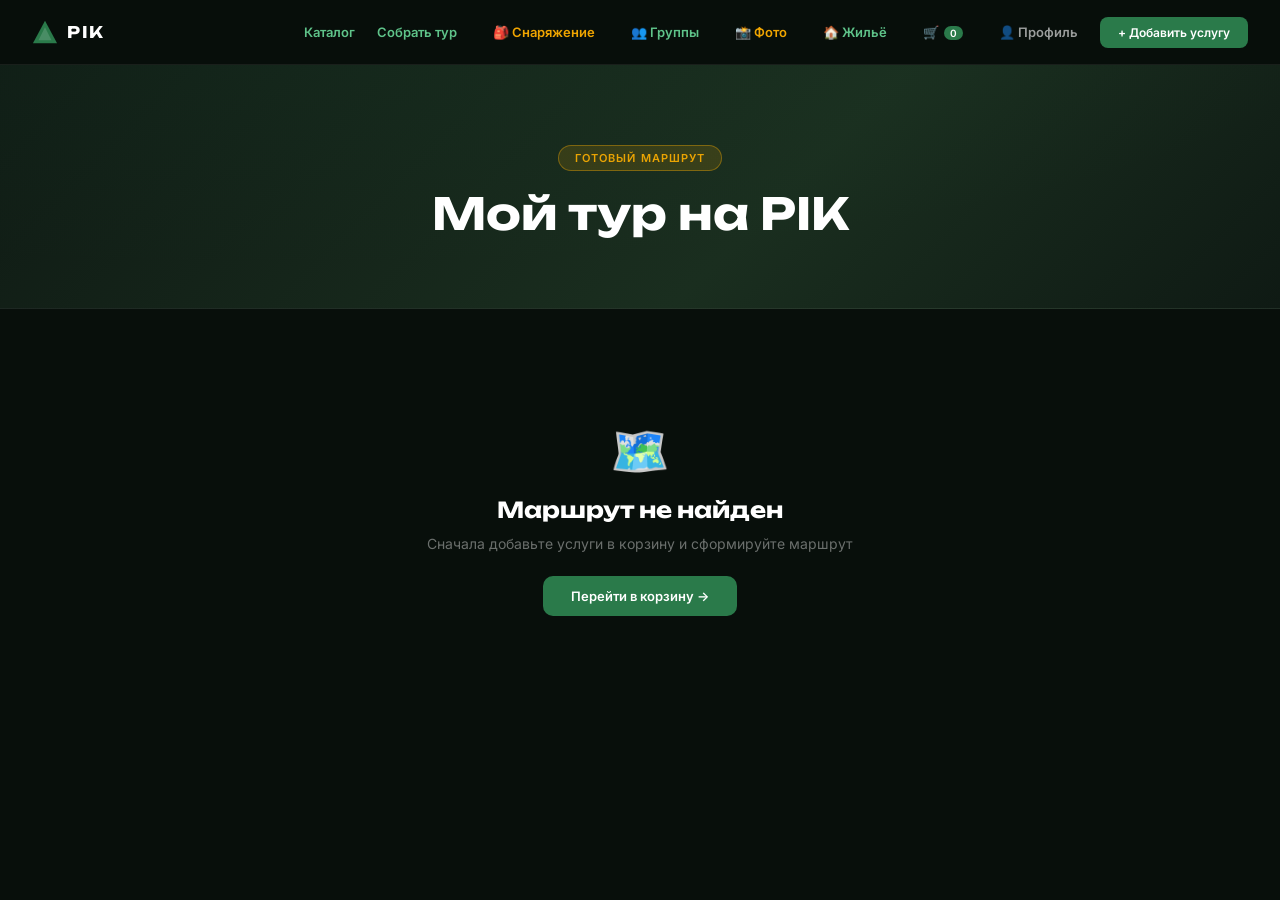
<file: tour-result.html>
<!DOCTYPE html>
<html lang="ru">
<head>
  <meta charset="UTF-8"/>
  <meta name="viewport" content="width=device-width, initial-scale=1.0"/>
  <title>PIK — Маршрут тура</title>
  <link rel="preconnect" href="https://fonts.googleapis.com"/>
  <link rel="preconnect" href="https://fonts.gstatic.com" crossorigin/>
  <link href="https://fonts.googleapis.com/css2?family=Unbounded:wght@400;700&family=Inter:wght@400;500;600&display=swap" rel="stylesheet"/>
  <link rel="stylesheet" href="tour.css"/>
  <style>
    .result-hero {
      background: linear-gradient(135deg, #0f1a14 0%, #1a2e1f 60%, #0f1a14 100%);
      padding: 80px 32px 50px; text-align: center;
      border-bottom: 1px solid rgba(255,255,255,0.06);
      position: relative; overflow: hidden;
    }
    .result-hero::before {
      content: ''; position: absolute; top: -40%; left: -20%; width: 140%; height: 140%;
      background: radial-gradient(ellipse at 30% 20%, rgba(42,122,74,0.08) 0%, transparent 60%);
      pointer-events: none;
    }
    .result-tag {
      display: inline-block; background: rgba(240,165,0,0.15);
      border: 1px solid rgba(240,165,0,0.4); color: #f0a500;
      font-size: 11px; font-weight: 600; letter-spacing: 0.1em;
      text-transform: uppercase; padding: 5px 16px; border-radius: 20px; margin-bottom: 18px;
    }
    .result-hero h1 {
      font-family: 'Unbounded', sans-serif;
      font-size: clamp(26px, 4vw, 44px); font-weight: 700; color: #fff;
      margin-bottom: 14px; line-height: 1.15; position: relative;
    }
    .result-meta {
      display: flex; justify-content: center; gap: 24px; flex-wrap: wrap;
      margin-top: 18px; font-size: 13px; color: rgba(255,255,255,0.5);
    }
    .result-meta-item { display: flex; align-items: center; gap: 6px; }
    .result-meta-icon { font-size: 16px; }

    .result-container { max-width: 800px; margin: 0 auto; padding: 32px; }

    .day-block {
      margin-bottom: 32px;
    }
    .day-title {
      font-family: 'Unbounded', sans-serif; font-size: 16px;
      font-weight: 700; color: #fff; margin-bottom: 16px;
      display: flex; align-items: center; gap: 10px;
    }
    .day-title-line {
      flex: 1; height: 1px; background: rgba(255,255,255,0.08);
    }

    .event-card {
      background: rgba(255,255,255,0.04); border: 1px solid rgba(255,255,255,0.08);
      border-radius: 14px; padding: 18px 20px; margin-bottom: 12px;
      display: grid; grid-template-columns: 70px 1fr auto; gap: 16px; align-items: center;
      transition: border-color 0.2s;
    }
    .event-card:hover { border-color: rgba(42,122,74,0.3); }
    .event-time {
      font-family: 'Unbounded', sans-serif; font-size: 14px;
      font-weight: 700; color: #2A7A4A;
    }
    .event-time-end { font-size: 11px; color: rgba(255,255,255,0.3); margin-top: 2px; }
    .event-name {
      font-family: 'Unbounded', sans-serif; font-size: 13px;
      font-weight: 700; color: #fff; margin-bottom: 4px;
    }
    .event-vendor { font-size: 11px; color: rgba(255,255,255,0.4); }
    .event-status {
      display: inline-flex; align-items: center; gap: 4px;
      font-size: 10px; font-weight: 600; color: #f0a500;
      background: rgba(240,165,0,0.12); padding: 3px 10px; border-radius: 8px;
      margin-top: 6px;
    }
    .event-price {
      font-family: 'Unbounded', sans-serif; font-size: 14px;
      font-weight: 700; color: #fff; text-align: right;
    }

    .result-total {
      background: rgba(42,122,74,0.08); border: 1px solid rgba(42,122,74,0.2);
      border-radius: 18px; padding: 28px; margin-top: 16px;
    }
    .total-title {
      font-family: 'Unbounded', sans-serif; font-size: 14px;
      font-weight: 700; color: #fff; margin-bottom: 16px;
    }
    .total-line {
      display: flex; justify-content: space-between; padding: 6px 0;
      font-size: 13px; color: rgba(255,255,255,0.5);
    }
    .total-grand {
      display: flex; justify-content: space-between; align-items: center;
      padding: 16px 0 0; margin-top: 12px;
      border-top: 1px solid rgba(42,122,74,0.3);
    }
    .total-grand-label {
      font-family: 'Unbounded', sans-serif; font-size: 16px; font-weight: 700; color: #fff;
    }
    .total-grand-price {
      font-family: 'Unbounded', sans-serif; font-size: 28px; font-weight: 700; color: #2A7A4A;
    }

    .result-actions {
      display: flex; gap: 12px; margin-top: 28px; flex-wrap: wrap;
    }
    .btn-primary {
      background: #2A7A4A; color: #fff; border: none;
      padding: 12px 28px; border-radius: 10px;
      font-size: 13px; font-weight: 600; cursor: pointer;
      text-decoration: none; display: inline-flex; align-items: center; gap: 6px;
      transition: background 0.15s;
    }
    .btn-primary:hover { background: #1f5e38; }
    .btn-telegram {
      background: #229ED9; color: #fff; border: none;
      padding: 12px 28px; border-radius: 10px;
      font-size: 13px; font-weight: 600; cursor: pointer;
      text-decoration: none; display: inline-flex; align-items: center; gap: 6px;
      transition: background 0.15s;
    }
    .btn-telegram:hover { background: #1a8bc4; }
    .btn-outline {
      background: transparent; color: rgba(255,255,255,0.7);
      border: 1px solid rgba(255,255,255,0.2);
      padding: 12px 28px; border-radius: 10px;
      font-size: 13px; font-weight: 600; cursor: pointer;
      text-decoration: none; display: inline-flex; align-items: center; gap: 6px;
      transition: all 0.15s;
    }
    .btn-outline:hover { border-color: rgba(255,255,255,0.5); color: #fff; }

    .result-empty {
      text-align: center; padding: 80px 20px;
    }
    .result-empty h2 {
      font-family: 'Unbounded', sans-serif; font-size: 22px;
      font-weight: 700; color: #fff; margin-bottom: 12px;
    }
    .result-empty p { font-size: 14px; color: rgba(255,255,255,0.4); margin-bottom: 24px; }

    @media (max-width: 600px) {
      .event-card { grid-template-columns: 60px 1fr; gap: 10px; }
      .event-price { grid-column: 1 / -1; text-align: left; }
      .result-container { padding: 16px; }
      .result-meta { gap: 12px; }
    }
  </style>
</head>
<body>

<nav>
  <a class="logo" href="index.html">
    <svg viewBox="0 0 28 28" fill="none"><polygon points="14,2 27,26 1,26" fill="#2A7A4A"/><polygon points="14,9 21,23 7,23" fill="rgba(255,255,255,0.15)"/></svg>
    <span class="logo-text">PIK</span>
  </a>
  <div style="display:flex;gap:8px;align-items:center;">
    <a href="catalog.html" style="color:#5fc48a;font-size:13px;font-weight:600;text-decoration:none;">Каталог</a>
    <a href="tour-builder.html" style="color:#5fc48a;font-size:13px;font-weight:600;text-decoration:none;padding:8px 14px;white-space:nowrap;">Собрать тур</a>
    <a href="gear-shop.html" style="color:#f0a500;font-size:13px;font-weight:600;text-decoration:none;padding:8px 14px;white-space:nowrap;">🎒 Снаряжение</a>
    <a href="group-tours.html" style="color:#5fc48a;font-size:13px;font-weight:600;text-decoration:none;padding:8px 14px;white-space:nowrap;">👥 Группы</a>
    <a href="photo-safari.html" style="color:#f0a500;font-size:13px;font-weight:600;text-decoration:none;padding:8px 14px;white-space:nowrap;">📸 Фото</a>
    <a href="property-mgmt.html" style="color:#5fc48a;font-size:13px;font-weight:600;text-decoration:none;padding:8px 14px;white-space:nowrap;">🏠 Жильё</a>
    <a href="cart.html" id="cartNavBtn" style="color:#f0a500;font-size:13px;font-weight:600;text-decoration:none;padding:8px 14px;white-space:nowrap;position:relative;">🛒 <span id="cartCount" style="background:#2A7A4A;color:#fff;font-size:10px;padding:1px 6px;border-radius:10px;margin-left:2px;">0</span></a>
    <a href="profile.html" style="color:rgba(255,255,255,0.6);font-size:13px;font-weight:600;text-decoration:none;padding:8px 14px;white-space:nowrap;">👤 Профиль</a>
    <a href="partner.html" style="background:#2A7A4A;color:#fff;padding:8px 18px;font-size:12px;border-radius:8px;font-weight:600;text-decoration:none;">+ Добавить услугу</a>
  </div>
</nav>

<div id="resultHero" class="result-hero">
  <div class="result-tag">Готовый маршрут</div>
  <h1 id="tourTitle">Мой тур на PIK</h1>
  <div class="result-meta" id="tourMeta"></div>
</div>

<div class="result-container">
  <div id="resultContent"></div>
</div>

<script>
const LOC_NAMES = { ski:'Горы', river:'Реки и водопады', meadow:'Луга и приключения', sea:'Море и побережье' };
const LOC_ICONS = { ski:'⛷️', river:'🏞️', meadow:'🌿', sea:'🌊' };

function updateCartCount() {
  try {
    const cart = JSON.parse(localStorage.getItem('pik_cart')) || [];
    const el = document.getElementById('cartCount');
    if (el) el.textContent = cart.length;
  } catch {}
}

function formatDate(str) {
  if (!str || !str.includes('-')) return str;
  const d = new Date(str + 'T12:00:00');
  const months = ['янв','фев','мар','апр','май','июн','июл','авг','сен','окт','ноя','дек'];
  return d.getDate() + ' ' + months[d.getMonth()] + ' ' + d.getFullYear();
}

function padTime(h, m) {
  return String(h).padStart(2, '0') + ':' + String(m || 0).padStart(2, '0');
}

function shareTour() {
  const tour = JSON.parse(localStorage.getItem('pik_tour') || '{}');
  const text = 'Мой тур на PIK: ' + (tour.name || 'Тур') + ' (' + (LOC_NAMES[tour.location] || '') + ')';
  const url = window.location.href;

  if (navigator.share) {
    navigator.share({ title: text, url: url }).catch(() => {});
  } else {
    navigator.clipboard.writeText(url).then(() => {
      const btn = document.querySelector('.share-btn');
      if (btn) { btn.textContent = '✓ Ссылка скопирована'; setTimeout(() => btn.textContent = 'Поделиться', 2000); }
    });
  }
}

function openTelegram() {
  const tour = JSON.parse(localStorage.getItem('pik_tour') || '{}');
  const text = encodeURIComponent('Мой тур на PIK: ' + (tour.name || 'Тур') + '! 🏔️ Смотри маршрут: ' + window.location.href);
  window.open('https://t.me/PIKtoursBot?start=tour', '_blank');
}

function renderResult() {
  let tour;
  try { tour = JSON.parse(localStorage.getItem('pik_tour')); } catch {}

  if (!tour || !tour.days) {
    document.getElementById('resultContent').innerHTML = `
      <div class="result-empty">
        <div style="font-size:48px;margin-bottom:16px;">🗺️</div>
        <h2>Маршрут не найден</h2>
        <p>Сначала добавьте услуги в корзину и сформируйте маршрут</p>
        <a href="cart.html" class="btn-primary" style="text-decoration:none;">Перейти в корзину →</a>
      </div>
    `;
    return;
  }

  // Hero
  document.getElementById('tourTitle').textContent = tour.name || 'Мой тур на PIK';
  const locIcon = LOC_ICONS[tour.location] || '📍';
  const locName = LOC_NAMES[tour.location] || tour.location || '';
  const dates = tour.dates || [];
  const dateStr = dates.length > 0
    ? formatDate(dates[0]) + (dates.length > 1 ? ' — ' + formatDate(dates[dates.length - 1]) : '')
    : '';

  document.getElementById('tourMeta').innerHTML = `
    <div class="result-meta-item"><span class="result-meta-icon">${locIcon}</span> ${locName}</div>
    ${dateStr ? `<div class="result-meta-item"><span class="result-meta-icon">📅</span> ${dateStr}</div>` : ''}
    <div class="result-meta-item"><span class="result-meta-icon">👥</span> ${tour.participants || 1} чел.</div>
  `;

  // Days
  const sortedDates = Object.keys(tour.days).sort();
  let html = '';
  let dayNum = 0;
  let totalBreakdown = [];

  sortedDates.forEach(date => {
    dayNum++;
    const events = tour.days[date];
    const dayLabel = date.includes('-') ? 'День ' + dayNum + ' · ' + formatDate(date) : date;

    html += `<div class="day-block">
      <div class="day-title">${dayLabel}<div class="day-title-line"></div></div>`;

    events.forEach(ev => {
      const startMins = ev.time ? parseInt(ev.time.split(':')[0]) * 60 + parseInt(ev.time.split(':')[1] || 0) : 0;
      const endMins = startMins + (ev.durH || 1) * 60;
      const endH = Math.floor(endMins / 60);
      const endM = endMins % 60;

      totalBreakdown.push({ name: ev.name, price: ev.price, persons: ev.persons || 1 });

      html += `<div class="event-card">
        <div>
          <div class="event-time">${ev.time || '—'}</div>
          <div class="event-time-end">до ${padTime(endH, endM)}</div>
        </div>
        <div>
          <div class="event-name">${ev.emoji || ''} ${ev.name}</div>
          <div class="event-vendor">${ev.vendor || ''}</div>
          <div class="event-status">⏳ Подтверждается</div>
        </div>
        <div class="event-price">${(ev.price || 0).toLocaleString()} ₽</div>
      </div>`;
    });

    html += '</div>';
  });

  // Total
  html += `<div class="result-total">
    <div class="total-title">Стоимость маршрута</div>`;

  totalBreakdown.forEach(item => {
    html += `<div class="total-line">
      <span>${item.name}${item.persons > 1 ? ' × ' + item.persons : ''}</span>
      <span style="color:#fff;">${item.price.toLocaleString()} ₽</span>
    </div>`;
  });

  html += `<div class="total-grand">
    <span class="total-grand-label">Итого</span>
    <span class="total-grand-price">${(tour.total || 0).toLocaleString()} ₽</span>
  </div></div>`;

  // Actions
  html += `<div class="result-actions">
    <button class="btn-primary share-btn" onclick="shareTour()">📤 Поделиться</button>
    <button class="btn-telegram" onclick="openTelegram()">✈️ Открыть в Telegram</button>
    <a href="cart.html" class="btn-outline" style="text-decoration:none;">← Назад к конструктору</a>
  </div>`;

  document.getElementById('resultContent').innerHTML = html;
}

renderResult();
updateCartCount();
</script>

</body>
</html>
</file>
<file: tour.css>
/* ── PIK Tour Page Shared Styles ── */
*, *::before, *::after { box-sizing: border-box; margin: 0; padding: 0; }

html { scroll-behavior: smooth; }
body {
  background: #080f0b;
  color: #fff;
  font-family: 'Inter', sans-serif;
  min-height: 100vh;
  overflow-x: hidden;
}

/* NAV */
nav {
  position: sticky; top: 0; z-index: 100;
  display: flex; align-items: center; justify-content: space-between;
  padding: 16px 32px;
  background: rgba(8,15,11,0.92);
  backdrop-filter: blur(12px);
  border-bottom: 1px solid rgba(255,255,255,0.07);
}
.logo { display:flex; align-items:center; gap:9px; text-decoration:none; }
.logo svg { width:26px; height:26px; }
.logo-text { font-family:'Unbounded',sans-serif; font-size:16px; font-weight:700; color:#fff; letter-spacing:0.1em; }
.back-btn {
  display:flex; align-items:center; gap:7px;
  background: rgba(255,255,255,0.07);
  border: 1px solid rgba(255,255,255,0.1);
  color: rgba(255,255,255,0.7);
  padding: 8px 16px; border-radius:8px;
  font-size:13px; font-weight:500; cursor:pointer;
  text-decoration:none; transition: background 0.15s, color 0.15s;
}
.back-btn:hover { background:rgba(255,255,255,0.12); color:#fff; }

/* HERO */
.hero {
  position: relative;
  height: 55vh; min-height: 320px;
  overflow: hidden;
}
.hero-img {
  width:100%; height:100%;
  object-fit:cover; object-position:center;
  display:block;
}
.hero-overlay {
  position:absolute; inset:0;
  background: linear-gradient(to bottom, rgba(0,0,0,0.15) 0%, rgba(8,15,11,0.85) 100%);
}
.hero-content {
  position:absolute; bottom:0; left:0; right:0;
  padding: 0 40px 40px;
}
.hero-tag {
  display:inline-flex; align-items:center; gap:8px;
  background: rgba(42,122,74,0.2);
  border: 1px solid rgba(42,122,74,0.4);
  color: #5fc48a; font-size:11px; font-weight:600;
  letter-spacing:0.1em; text-transform:uppercase;
  padding: 5px 14px; border-radius:20px; margin-bottom:14px;
}
.hero-tag .tag-icon { font-size:16px; }
.hero-title {
  font-family:'Unbounded',sans-serif;
  font-size: clamp(28px, 5vw, 52px);
  font-weight:700; line-height:1.1;
  color:#fff; margin-bottom:12px;
}
.hero-sub {
  font-size:15px; color:rgba(255,255,255,0.6);
  max-width:520px; line-height:1.6;
}

/* TOURS GRID */
.section {
  max-width: 1100px; margin:0 auto;
  padding: 60px 32px 80px;
}
.section-label {
  font-family:'Unbounded',sans-serif;
  font-size:11px; font-weight:700;
  color:#2A7A4A; letter-spacing:0.12em;
  text-transform:uppercase; margin-bottom:10px;
}
.section-title {
  font-family:'Unbounded',sans-serif;
  font-size: clamp(20px, 3vw, 30px);
  font-weight:700; color:#fff; margin-bottom:40px;
}

.tours-grid {
  display:grid;
  grid-template-columns: repeat(auto-fill, minmax(300px, 1fr));
  gap:20px;
}

/* TOUR CARD */
.tour-card {
  background: rgba(255,255,255,0.04);
  border: 1px solid rgba(255,255,255,0.08);
  border-radius:16px; overflow:hidden;
  transition: border-color 0.2s, transform 0.2s, background 0.2s;
  cursor:pointer;
}
.tour-card:hover {
  border-color: rgba(42,122,74,0.5);
  background: rgba(42,122,74,0.07);
  transform: translateY(-3px);
}
.card-thumb {
  width:100%; height:180px;
  object-fit:cover; display:block;
  background: #1a2a20;
}
.card-thumb-placeholder {
  width:100%; height:180px;
  background: linear-gradient(135deg, #1a2a20 0%, #0f1a14 100%);
  display:flex; align-items:center; justify-content:center;
  font-size:48px;
}
.card-body { padding:20px 22px 22px; }
.card-duration {
  display:inline-block;
  background: rgba(42,122,74,0.15);
  color:#5fc48a; font-size:10px; font-weight:600;
  letter-spacing:0.08em; text-transform:uppercase;
  padding:3px 10px; border-radius:10px; margin-bottom:10px;
}
.card-title {
  font-family:'Unbounded',sans-serif;
  font-size:15px; font-weight:700; color:#fff;
  margin-bottom:8px; line-height:1.3;
}
.card-desc {
  font-size:13px; color:rgba(255,255,255,0.55);
  line-height:1.6; margin-bottom:16px;
}
.card-footer {
  display:flex; align-items:center; justify-content:space-between;
}
.card-price {
  font-family:'Unbounded',sans-serif;
  font-size:17px; font-weight:700; color:#fff;
}
.card-price span { font-size:11px; color:rgba(255,255,255,0.4); font-family:'Inter',sans-serif; font-weight:400; }
.card-btn {
  background:#2A7A4A; color:#fff; border:none;
  padding:8px 18px; border-radius:8px;
  font-size:12px; font-weight:600; cursor:pointer;
  transition:background 0.15s;
}
.card-btn:hover { background:#1f5e38; }

/* AMBASSADOR STRIP */
.amb-strip {
  background: linear-gradient(135deg, rgba(42,122,74,0.12) 0%, rgba(8,15,11,0) 100%);
  border: 1px solid rgba(42,122,74,0.25);
  border-radius:16px;
  padding:32px 36px;
  display:flex; align-items:center; justify-content:space-between; gap:24px;
  flex-wrap:wrap; margin-top:60px;
}
.amb-strip-text h3 {
  font-family:'Unbounded',sans-serif;
  font-size:17px; font-weight:700; color:#fff; margin-bottom:6px;
}
.amb-strip-text p {
  font-size:13px; color:rgba(255,255,255,0.5); max-width:480px; line-height:1.6;
}
.amb-strip-btn {
  background:#2A7A4A; color:#fff; border:none;
  padding:12px 28px; border-radius:10px;
  font-size:13px; font-weight:600; white-space:nowrap; cursor:pointer;
  transition:background 0.15s;
}
.amb-strip-btn:hover { background:#1f5e38; }

@media (max-width:600px) {
  nav { padding:14px 16px; }
  .hero-content { padding:0 20px 28px; }
  .section { padding:40px 16px 60px; }
  .amb-strip { padding:24px 20px; flex-direction:column; }
}
</file>
